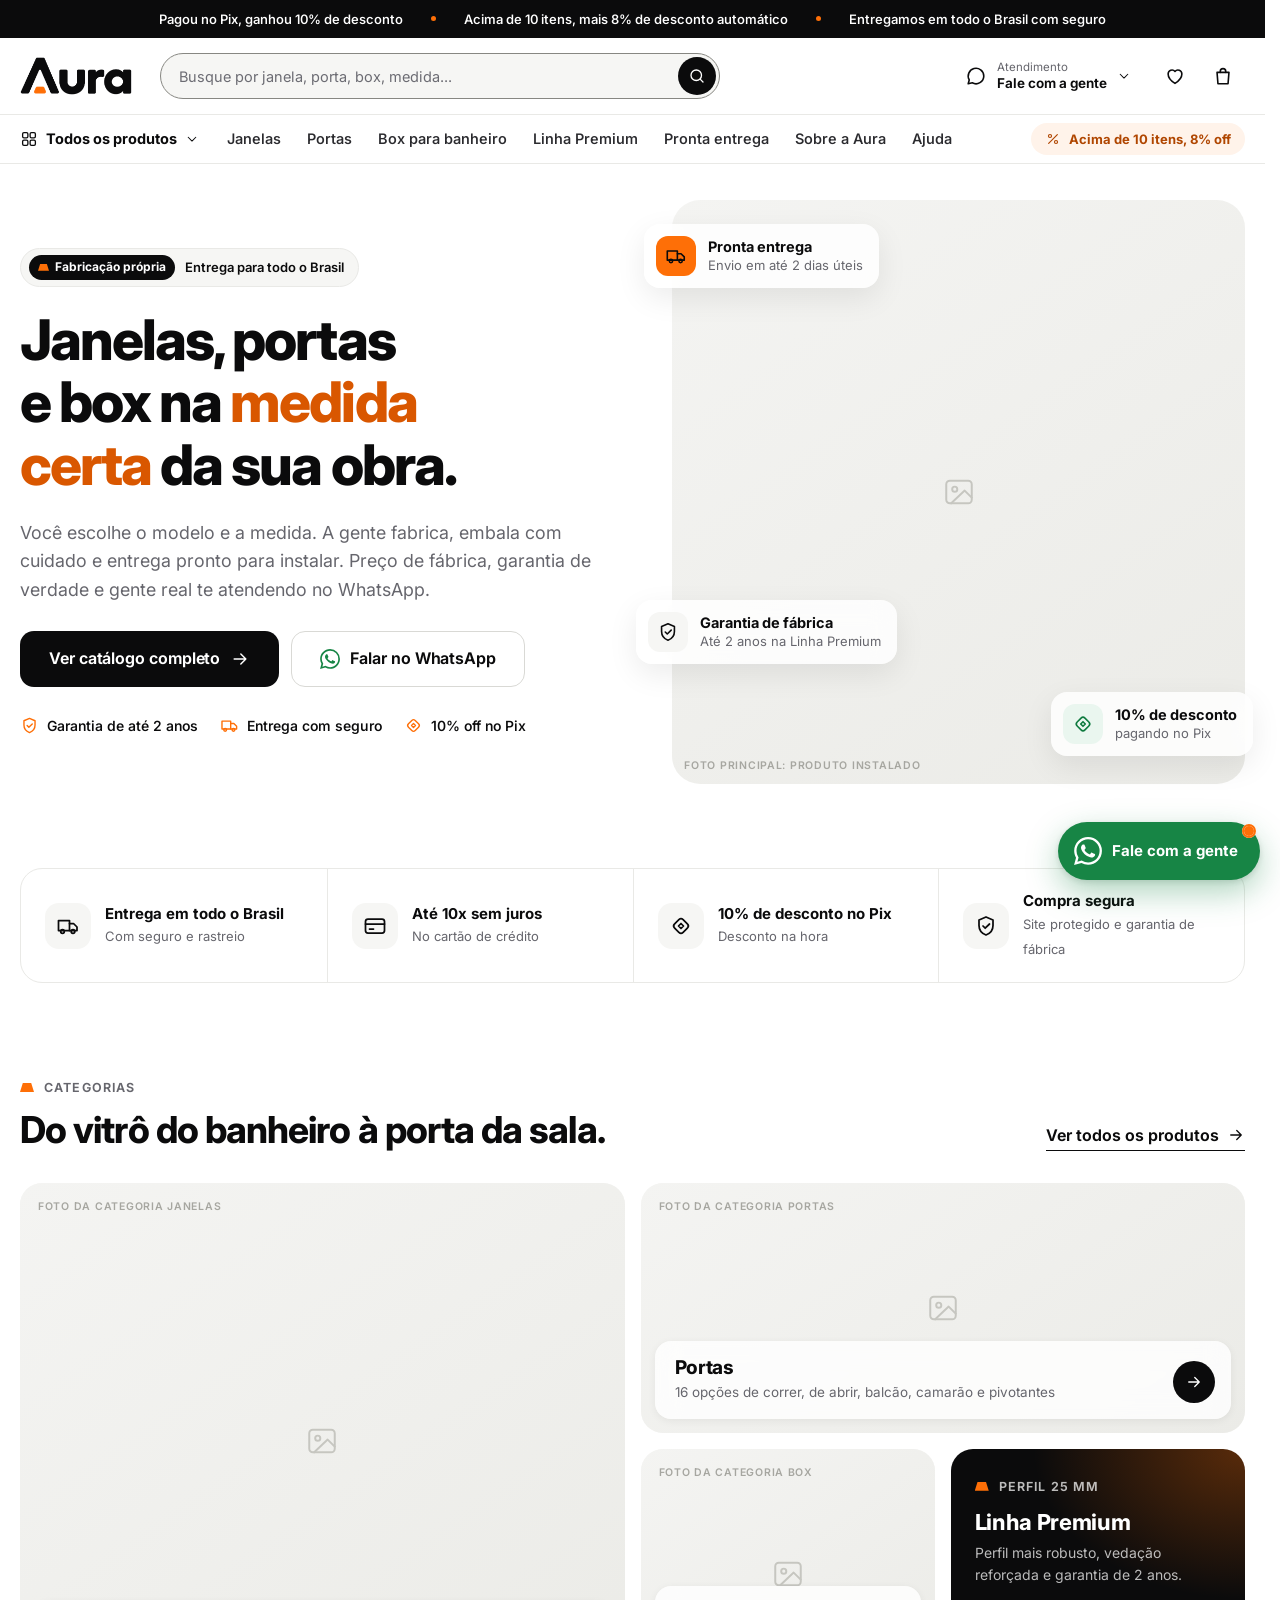
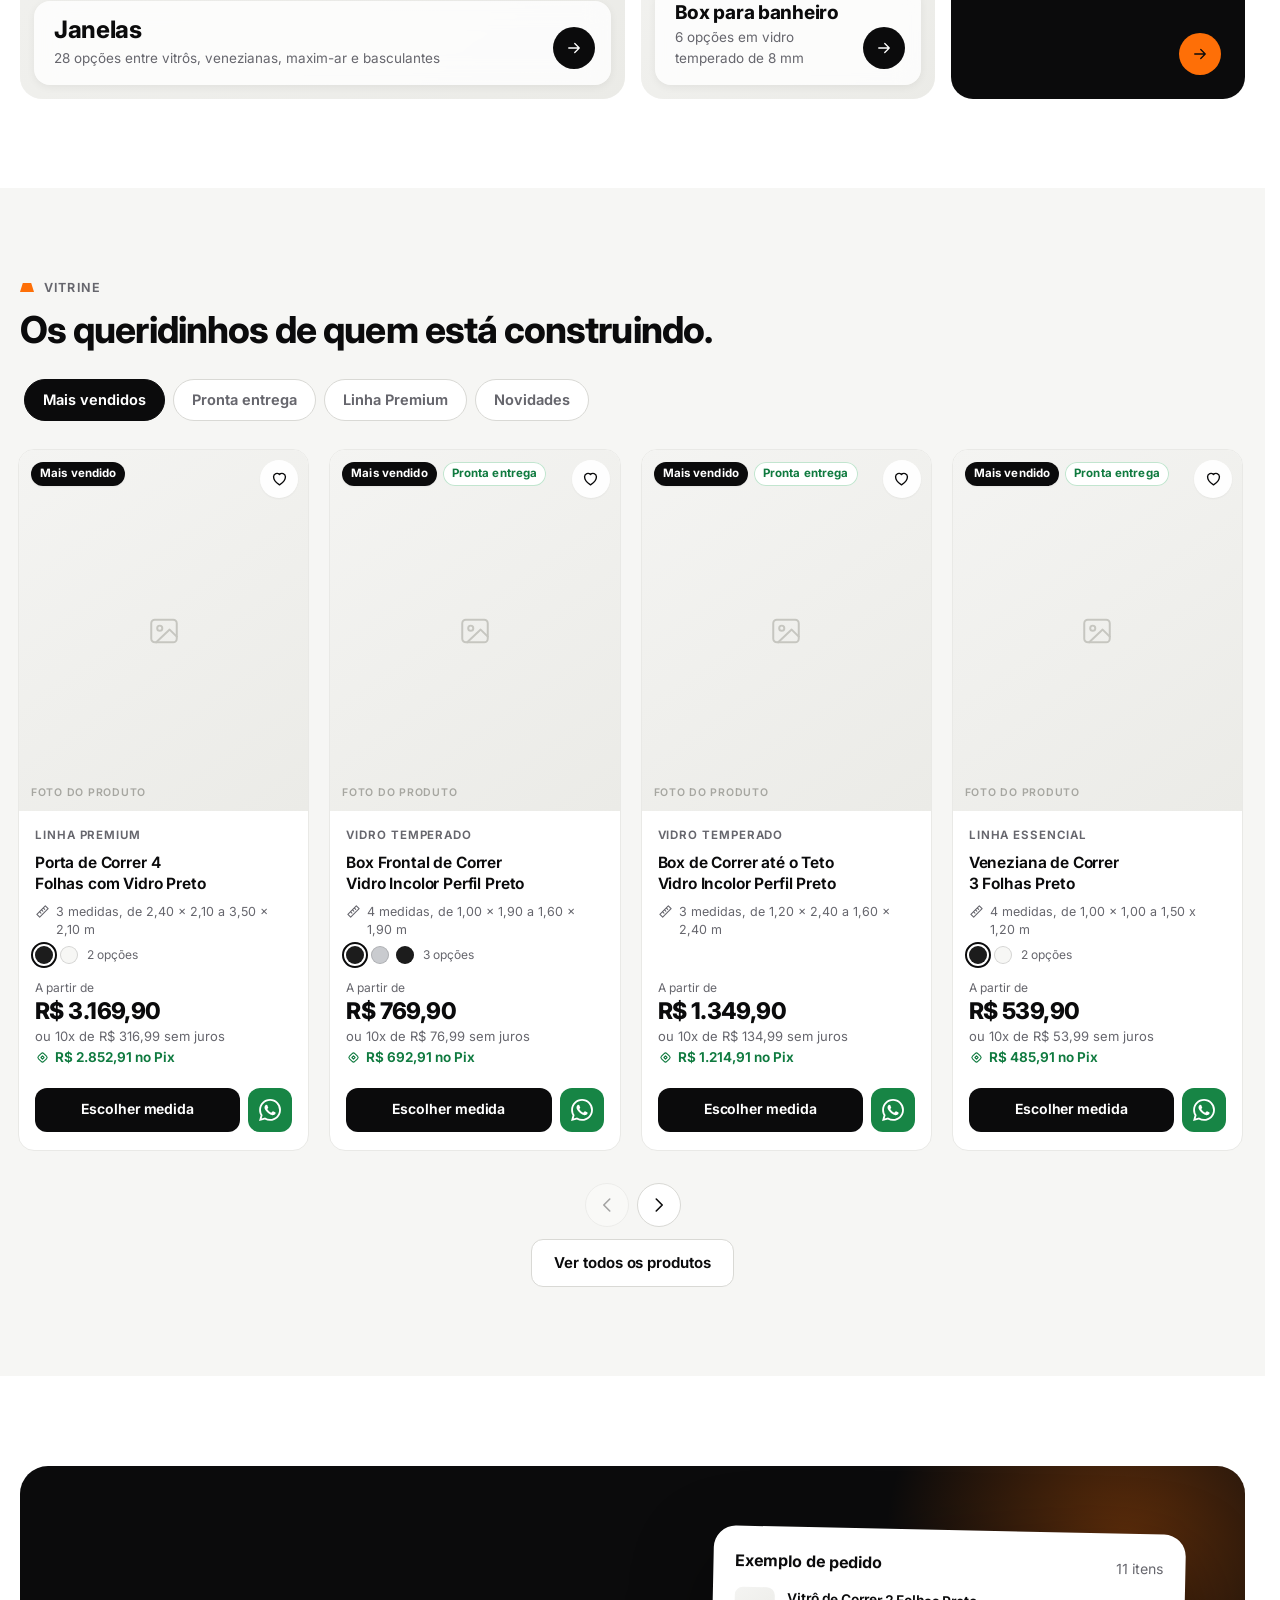
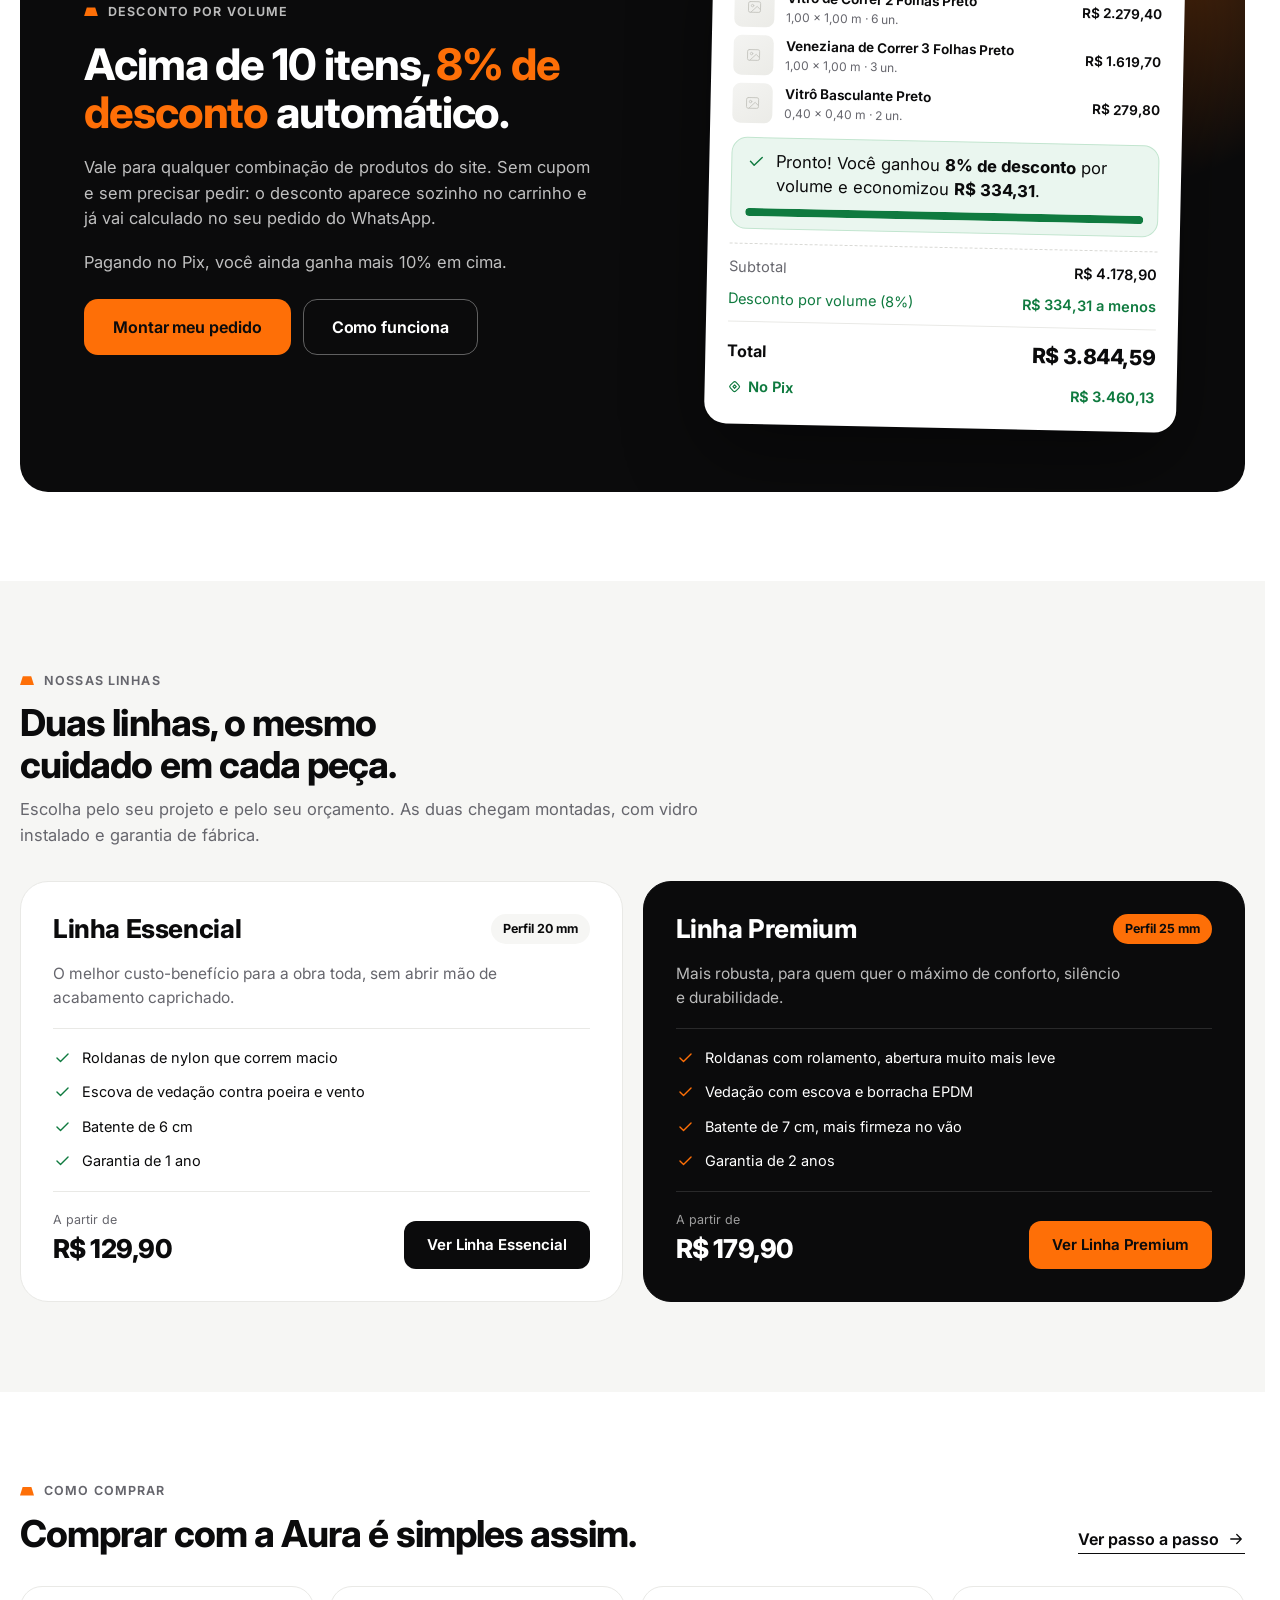
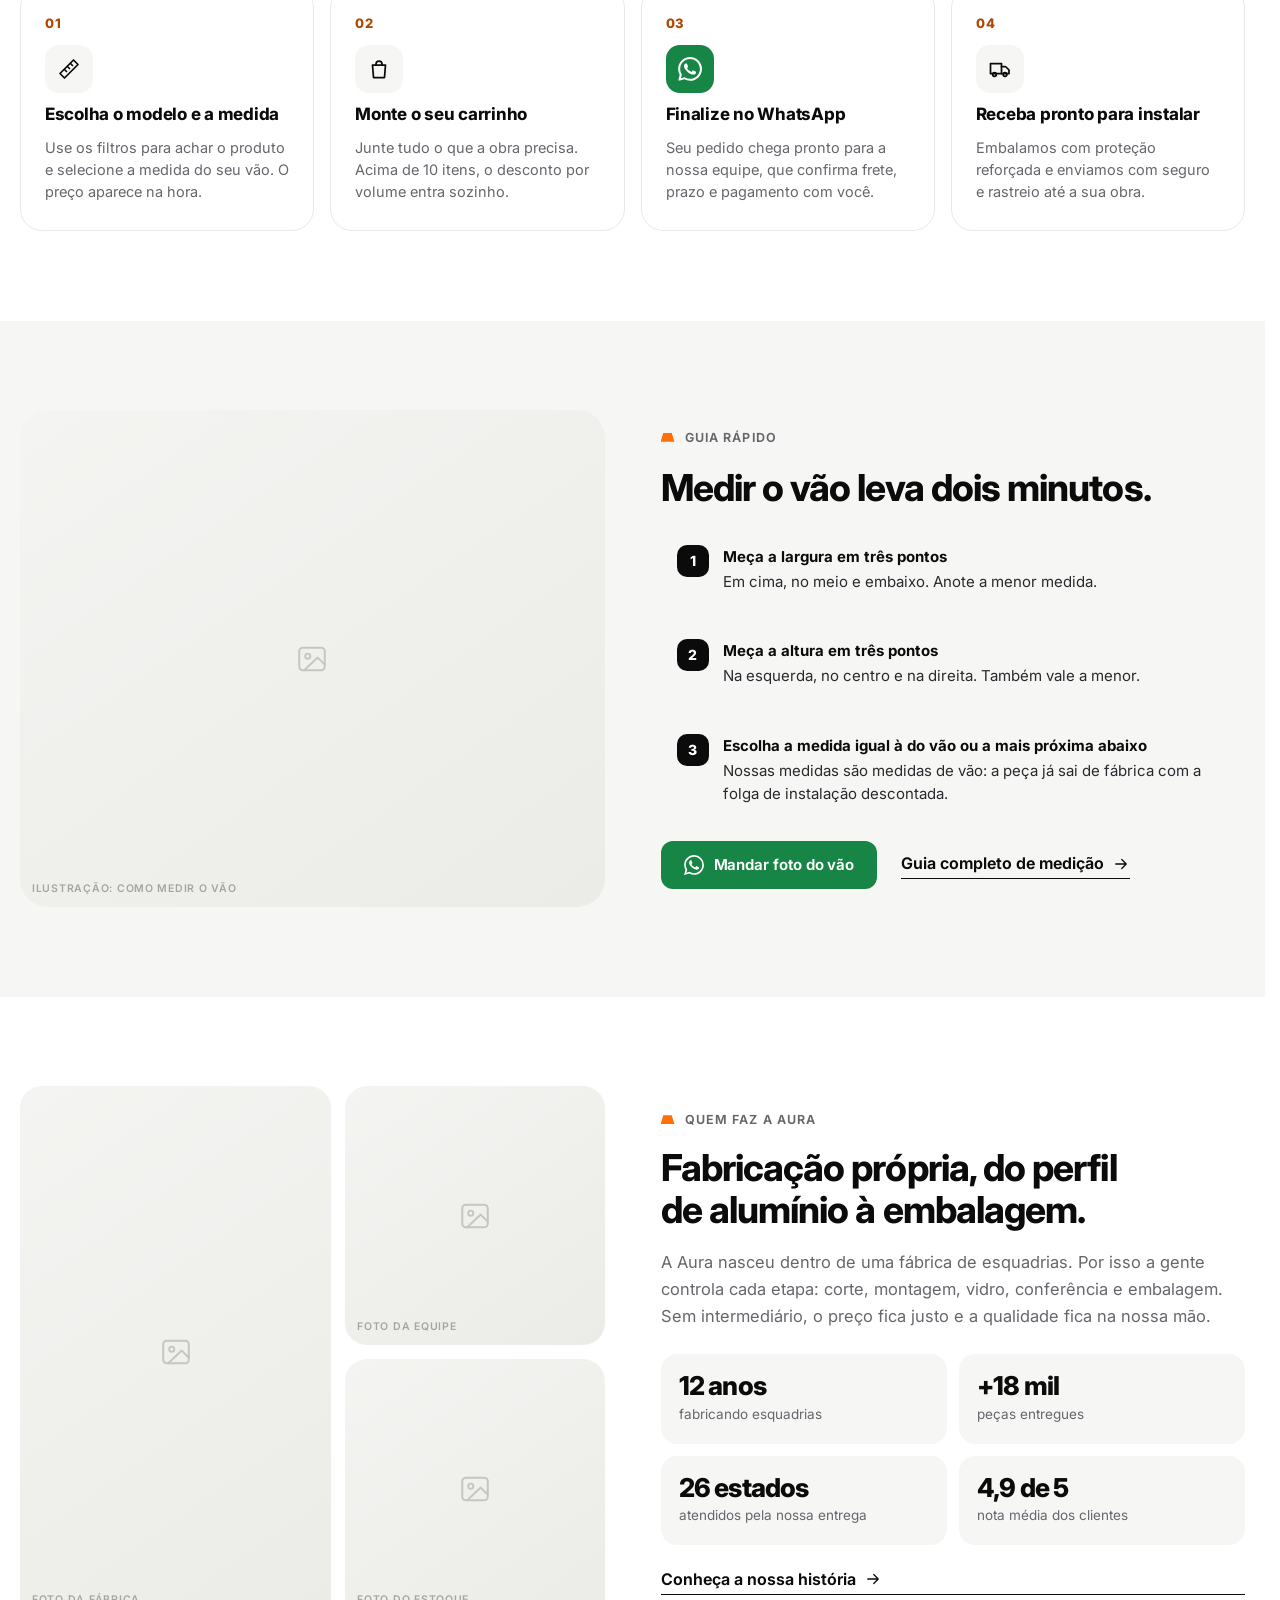
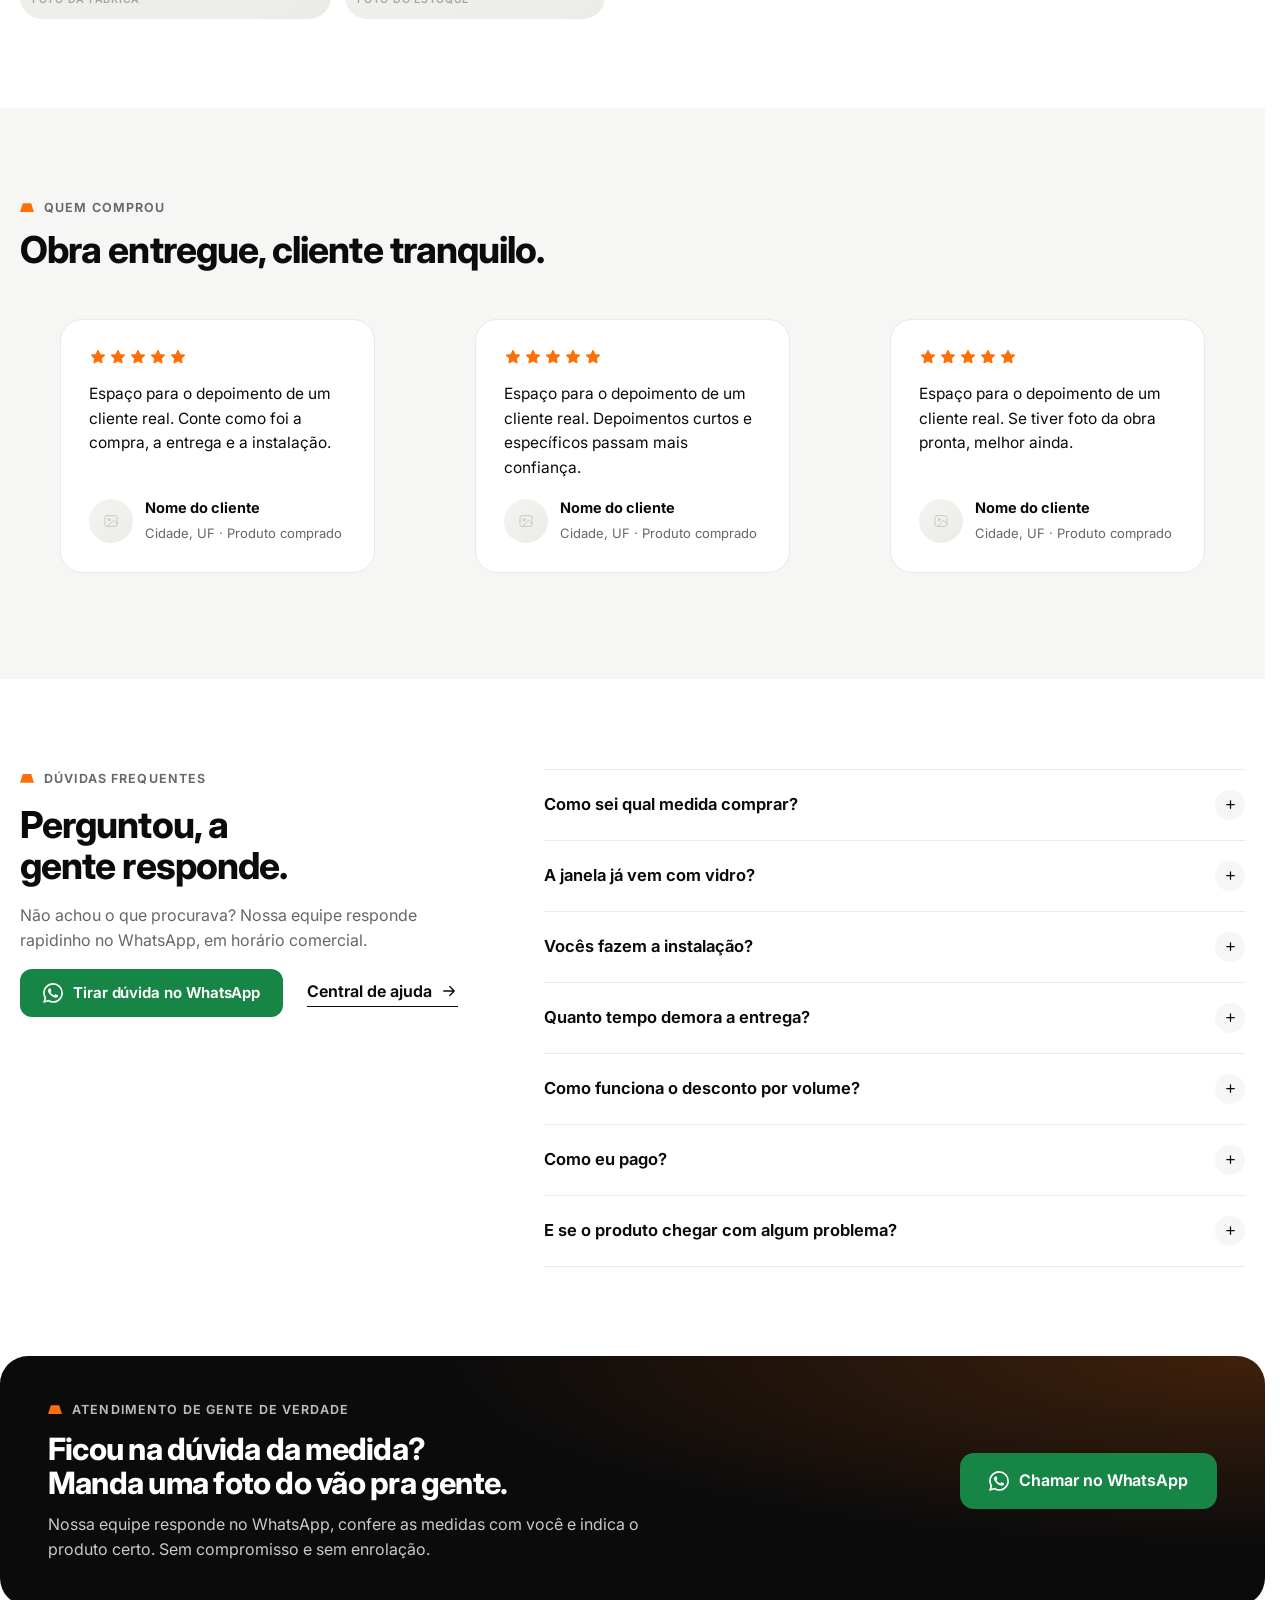
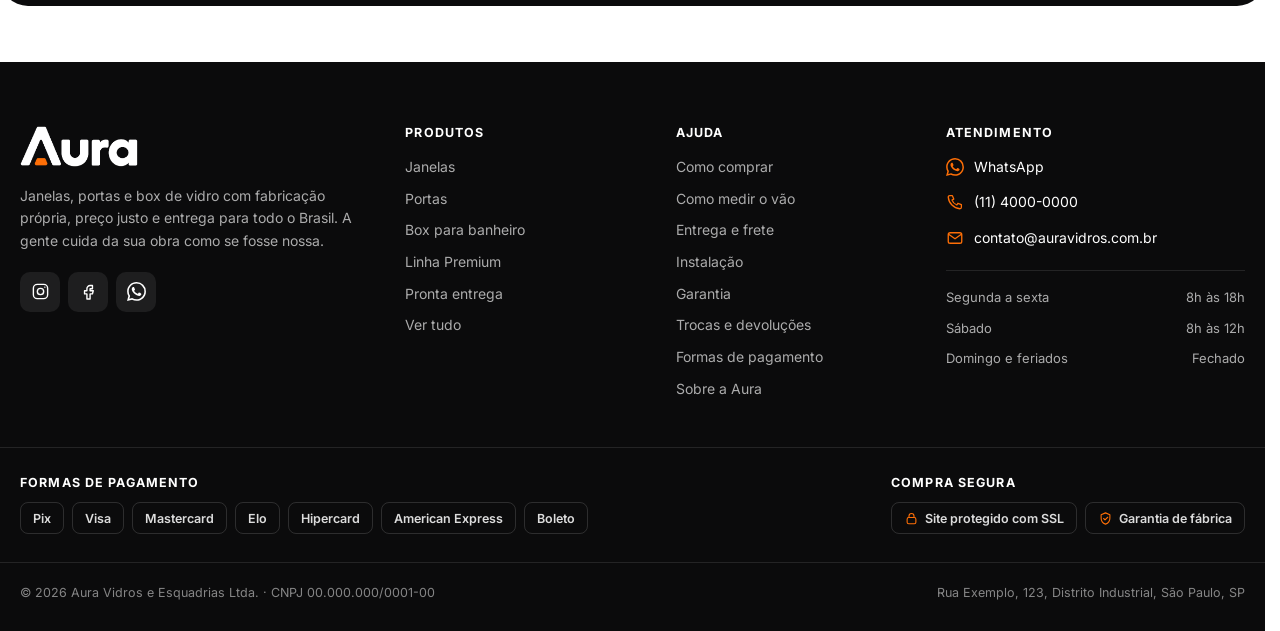
<file: index.html>
<!doctype html>
<html lang="pt-BR">
<head>
  <meta charset="utf-8">
  <meta name="viewport" content="width=device-width, initial-scale=1">
  <title>Aura | Janelas, portas e box de vidro com preço de fábrica</title>
  <meta name="description" content="Janelas e portas de alumínio e box de vidro temperado prontos para instalar. Escolha a medida, pague em até 10x sem juros ou com 10% de desconto no Pix e receba em todo o Brasil.">
  <meta name="theme-color" content="#0b0b0c">
  <link rel="icon" type="image/png" sizes="48x48" href="assets/img/favicon-48.png">
  <link rel="icon" type="image/png" sizes="512x512" href="assets/img/favicon.png">
  <link rel="apple-touch-icon" href="assets/img/apple-touch-icon.png">
  <meta property="og:type" content="website">
  <meta property="og:locale" content="pt_BR">
  <meta property="og:site_name" content="Aura">
  <meta property="og:title" content="Aura | Janelas, portas e box de vidro com preço de fábrica">
  <meta property="og:description" content="Escolha o modelo e a medida, a gente fabrica e entrega pronto para instalar em todo o Brasil.">
  <meta property="og:url" content="https://auravidros.com.br/">
  <meta property="og:image" content="https://auravidros.com.br/assets/img/og-image.jpg">
  <meta property="og:image:width" content="1200">
  <meta property="og:image:height" content="630">
  <meta property="og:image:alt" content="Aura: janelas, portas e box de vidro">
  <meta name="twitter:card" content="summary_large_image">
  <link rel="preconnect" href="https://fonts.googleapis.com">
  <link rel="preconnect" href="https://fonts.gstatic.com" crossorigin>
  <link rel="stylesheet" href="https://fonts.googleapis.com/css2?family=Inter:wght@400..800&display=swap">
  <link rel="stylesheet" href="assets/css/styles.css">
  <script defer src="assets/js/config.js"></script>
  <script defer src="assets/js/produtos.js"></script>
  <script defer src="assets/js/core.js"></script>
  <script defer src="assets/js/ui.js"></script>
  <script defer src="assets/js/paginas/home.js"></script>
</head>
<body data-pagina="home">
  <a class="pular-conteudo" href="#conteudo">Pular para o conteúdo</a>
  <div id="aura-header"></div>

  <main id="conteudo">

    <!-- HERO -->
    <section class="hero">
      <div class="container hero__grid">
        <div class="hero__texto">
          <p class="hero__selo"><b><i class="tz"></i>Fabricação própria</b>Entrega para todo o Brasil</p>
          <h1>Janelas, portas e box na <em>medida certa</em> da sua obra.</h1>
          <p class="hero__lead">Você escolhe o modelo e a medida. A gente fabrica, embala com cuidado e entrega pronto para instalar. Preço de fábrica, garantia de verdade e gente real te atendendo no WhatsApp.</p>
          <div class="hero__ctas">
            <a class="btn btn--dark btn--lg" href="catalogo.html">Ver catálogo completo <svg class="icon" viewBox="0 0 24 24" fill="none" stroke="currentColor" stroke-width="1.75" stroke-linecap="round" stroke-linejoin="round" aria-hidden="true"><path d="M5 12h14M13 6l6 6-6 6"/></svg></a>
            <a class="btn btn--outline btn--lg" data-whats-link="Oi! Vim pelo site e quero ajuda para escolher minhas esquadrias." href="#" target="_blank" rel="noopener"><span data-icone="whatsapp" class="hero__wa"></span>Falar no WhatsApp</a>
          </div>
          <ul class="hero__confianca">
            <li data-icone="shield" data-preencher>Garantia de até {garantiaPremium}</li>
            <li data-icone="truck">Entrega com seguro</li>
            <li data-icone="pix" data-preencher>{pix}% off no Pix</li>
          </ul>
        </div>
        <div class="hero__visual">
          <div data-mockup="Foto principal: produto instalado" data-ratio="1/1.02"></div>
          <div class="hero__flutuante hero__flutuante--a" data-icone="truck"><span data-preencher><strong>Pronta entrega</strong>Envio em {prazoProntaEntrega}</span></div>
          <div class="hero__flutuante hero__flutuante--c" data-icone="shield"><span data-preencher><strong>Garantia de fábrica</strong>Até {garantiaPremium} na Linha Premium</span></div>
          <div class="hero__flutuante hero__flutuante--b" data-icone="pix"><span><strong data-preencher>{pix}% de desconto</strong>pagando no Pix</span></div>
        </div>
      </div>
    </section>

    <!-- BENEFÍCIOS -->
    <section class="secao--compacta" aria-label="Por que comprar na Aura">
      <div class="container">
        <ul class="beneficios">
          <li class="beneficio" data-icone="truck"><div><strong>Entrega em todo o Brasil</strong><span>Com seguro e rastreio</span></div></li>
          <li class="beneficio" data-icone="card"><div><strong data-preencher>Até {parcelas}x sem juros</strong><span>No cartão de crédito</span></div></li>
          <li class="beneficio" data-icone="pix"><div><strong data-preencher>{pix}% de desconto no Pix</strong><span>Desconto na hora</span></div></li>
          <li class="beneficio" data-icone="shield"><div><strong>Compra segura</strong><span>Site protegido e garantia de fábrica</span></div></li>
        </ul>
      </div>
    </section>

    <!-- CATEGORIAS -->
    <section class="secao" aria-labelledby="titulo-categorias">
      <div class="container">
        <div class="secao__cabeca">
          <div>
            <span class="eyebrow"><i class="tz"></i>Categorias</span>
            <h2 id="titulo-categorias">Do vitrô do banheiro à porta da sala.</h2>
          </div>
          <a class="link-seta" href="catalogo.html">Ver todos os produtos <span data-icone="arrow"></span></a>
        </div>
        <div class="bento">
          <a class="bento__item bento__item--grande" href="catalogo.html?categoria=janelas" data-revelar>
            <div data-mockup="Foto da categoria Janelas" data-ratio="auto"></div>
            <div class="bento__conteudo">
              <div><h3>Janelas</h3><p><span data-contar="janelas"></span> entre vitrôs, venezianas, maxim-ar e basculantes</p></div>
              <span class="bento__seta" data-icone="arrow"></span>
            </div>
          </a>
          <a class="bento__item bento__item--largo" href="catalogo.html?categoria=portas" data-revelar>
            <div data-mockup="Foto da categoria Portas" data-ratio="auto"></div>
            <div class="bento__conteudo">
              <div><h3>Portas</h3><p><span data-contar="portas"></span> de correr, de abrir, balcão, camarão e pivotantes</p></div>
              <span class="bento__seta" data-icone="arrow"></span>
            </div>
          </a>
          <a class="bento__item" href="catalogo.html?categoria=box-para-banheiro" data-revelar>
            <div data-mockup="Foto da categoria Box" data-ratio="auto"></div>
            <div class="bento__conteudo">
              <div><h3>Box para banheiro</h3><p><span data-contar="box-para-banheiro"></span> em vidro temperado de 8 mm</p></div>
              <span class="bento__seta" data-icone="arrow"></span>
            </div>
          </a>
          <a class="bento__item bento__item--escuro" href="catalogo.html?linha=premium" data-revelar>
            <div>
              <span class="eyebrow eyebrow--claro"><i class="tz"></i>Perfil 25 mm</span>
              <h3 style="margin-top:12px">Linha Premium</h3>
              <p data-preencher>Perfil mais robusto, vedação reforçada e garantia de {garantiaPremium}.</p>
            </div>
            <span class="bento__seta" data-icone="arrow"></span>
          </a>
        </div>
      </div>
    </section>

    <!-- VITRINE -->
    <section class="secao secao--cinza" aria-labelledby="titulo-vitrine">
      <div class="container">
        <div class="vitrine__topo">
          <div>
            <span class="eyebrow"><i class="tz"></i>Vitrine</span>
            <h2 id="titulo-vitrine">Os queridinhos de quem está construindo.</h2>
          </div>
          <div class="vitrine__controles">
            <div class="abas abas--pill" role="tablist" aria-label="Vitrine de produtos" data-vitrine-abas>
              <button class="aba" role="tab" type="button" aria-selected="true" data-vitrine="mais-vendidos" id="aba-mais-vendidos" aria-controls="painel-vitrine">Mais vendidos</button>
              <button class="aba" role="tab" type="button" aria-selected="false" data-vitrine="pronta-entrega" id="aba-pronta-entrega" aria-controls="painel-vitrine" tabindex="-1">Pronta entrega</button>
              <button class="aba" role="tab" type="button" aria-selected="false" data-vitrine="premium" id="aba-premium" aria-controls="painel-vitrine" tabindex="-1">Linha Premium</button>
              <button class="aba" role="tab" type="button" aria-selected="false" data-vitrine="novidades" id="aba-novidades" aria-controls="painel-vitrine" tabindex="-1">Novidades</button>
            </div>
          </div>
        </div>
        <div class="carrossel" data-carrossel>
          <div class="carrossel__trilho" id="painel-vitrine" role="tabpanel" aria-labelledby="aba-mais-vendidos" data-vitrine-trilho></div>
          <div class="vitrine__rodape">
            <div class="carrossel__setas">
              <button type="button" class="carrossel__seta" data-carrossel-ant aria-label="Produtos anteriores"><span data-icone="left"></span></button>
              <button type="button" class="carrossel__seta" data-carrossel-prox aria-label="Próximos produtos"><span data-icone="right"></span></button>
            </div>
          </div>
        </div>
        <div class="vitrine__rodape"><a class="btn btn--outline" href="catalogo.html" data-vitrine-link>Ver todos os produtos</a></div>
      </div>
    </section>

    <!-- DESCONTO POR VOLUME -->
    <section class="secao" aria-labelledby="titulo-volume" data-secao-volume>
      <div class="container">
        <div class="banner-volume">
          <div class="banner-volume__texto">
            <span class="eyebrow eyebrow--claro"><i class="tz"></i>Desconto por volume</span>
            <h2 id="titulo-volume" data-preencher>Acima de {volumeAcimaDe} itens, <em>{volumePercentual}% de desconto</em> automático.</h2>
            <p>Vale para qualquer combinação de produtos do site. Sem cupom e sem precisar pedir: o desconto aparece sozinho no carrinho e já vai calculado no seu pedido do WhatsApp.</p>
            <p data-preencher>Pagando no Pix, você ainda ganha mais {pix}% em cima.</p>
            <div class="banner-volume__ctas">
              <a class="btn btn--accent btn--lg" href="catalogo.html">Montar meu pedido</a>
              <a class="btn btn--contorno-claro btn--lg" href="ajuda.html#desconto-por-volume">Como funciona</a>
            </div>
          </div>
          <div class="banner-volume__demo" data-volume-demo aria-hidden="true"></div>
        </div>
      </div>
    </section>

    <!-- LINHAS -->
    <section class="secao secao--cinza" aria-labelledby="titulo-linhas">
      <div class="container">
        <div class="secao__cabeca">
          <div>
            <span class="eyebrow"><i class="tz"></i>Nossas linhas</span>
            <h2 id="titulo-linhas">Duas linhas, o mesmo cuidado em cada peça.</h2>
            <p>Escolha pelo seu projeto e pelo seu orçamento. As duas chegam montadas, com vidro instalado e garantia de fábrica.</p>
          </div>
        </div>
        <div class="linhas-comp">
          <article class="linha-card" data-revelar>
            <div class="linha-card__topo"><h3>Linha Essencial</h3><span class="linha-card__perfil">Perfil 20 mm</span></div>
            <p class="linha-card__resumo">O melhor custo-benefício para a obra toda, sem abrir mão de acabamento caprichado.</p>
            <ul>
              <li data-icone="check">Roldanas de nylon que correm macio</li>
              <li data-icone="check">Escova de vedação contra poeira e vento</li>
              <li data-icone="check">Batente de 6 cm</li>
              <li data-icone="check" data-preencher>Garantia de {garantiaEssencial}</li>
            </ul>
            <div class="linha-card__rodape">
              <div class="linha-card__preco"><small>A partir de</small><strong data-preco-linha="essencial"></strong></div>
              <a class="btn btn--dark" href="catalogo.html?linha=essencial">Ver Linha Essencial</a>
            </div>
          </article>
          <article class="linha-card linha-card--premium" data-revelar>
            <div class="linha-card__topo"><h3>Linha Premium</h3><span class="linha-card__perfil">Perfil 25 mm</span></div>
            <p class="linha-card__resumo">Mais robusta, para quem quer o máximo de conforto, silêncio e durabilidade.</p>
            <ul>
              <li data-icone="check">Roldanas com rolamento, abertura muito mais leve</li>
              <li data-icone="check">Vedação com escova e borracha EPDM</li>
              <li data-icone="check">Batente de 7 cm, mais firmeza no vão</li>
              <li data-icone="check" data-preencher>Garantia de {garantiaPremium}</li>
            </ul>
            <div class="linha-card__rodape">
              <div class="linha-card__preco"><small>A partir de</small><strong data-preco-linha="premium"></strong></div>
              <a class="btn btn--accent" href="catalogo.html?linha=premium">Ver Linha Premium</a>
            </div>
          </article>
        </div>
      </div>
    </section>

    <!-- COMO COMPRAR -->
    <section class="secao" aria-labelledby="titulo-passos">
      <div class="container">
        <div class="secao__cabeca">
          <div>
            <span class="eyebrow"><i class="tz"></i>Como comprar</span>
            <h2 id="titulo-passos">Comprar com a Aura é simples assim.</h2>
          </div>
          <a class="link-seta" href="ajuda.html#como-comprar">Ver passo a passo <span data-icone="arrow"></span></a>
        </div>
        <ol class="passos">
          <li class="passo" data-revelar><span class="passo__num">01</span><span data-icone="ruler"></span><h3>Escolha o modelo e a medida</h3><p>Use os filtros para achar o produto e selecione a medida do seu vão. O preço aparece na hora.</p></li>
          <li class="passo" data-revelar><span class="passo__num">02</span><span data-icone="bag"></span><h3>Monte o seu carrinho</h3><p data-preencher>Junte tudo o que a obra precisa. Acima de {volumeAcimaDe} itens, o desconto por volume entra sozinho.</p></li>
          <li class="passo passo--wa" data-revelar><span class="passo__num">03</span><span data-icone="whatsapp"></span><h3>Finalize no WhatsApp</h3><p>Seu pedido chega pronto para a nossa equipe, que confirma frete, prazo e pagamento com você.</p></li>
          <li class="passo" data-revelar><span class="passo__num">04</span><span data-icone="truck"></span><h3>Receba pronto para instalar</h3><p>Embalamos com proteção reforçada e enviamos com seguro e rastreio até a sua obra.</p></li>
        </ol>
      </div>
    </section>

    <!-- COMO MEDIR -->
    <section class="secao secao--cinza" aria-labelledby="titulo-medir">
      <div class="container medir">
        <div class="medir__visual" data-revelar><div data-mockup="Ilustração: como medir o vão" data-ratio="4/3.4"></div></div>
        <div class="medir__texto">
          <span class="eyebrow"><i class="tz"></i>Guia rápido</span>
          <h2 id="titulo-medir">Medir o vão leva dois minutos.</h2>
          <ol class="medir__lista">
            <li><strong>Meça a largura em três pontos</strong>Em cima, no meio e embaixo. Anote a menor medida.</li>
            <li><strong>Meça a altura em três pontos</strong>Na esquerda, no centro e na direita. Também vale a menor.</li>
            <li><strong>Escolha a medida igual à do vão ou a mais próxima abaixo</strong>Nossas medidas são medidas de vão: a peça já sai de fábrica com a folga de instalação descontada.</li>
          </ol>
          <div class="medir__ctas">
            <a class="btn btn--wa" data-whats-link="Oi! Quero ajuda para conferir a medida. Posso mandar uma foto do vão?" href="#" target="_blank" rel="noopener"><span data-icone="whatsapp"></span>Mandar foto do vão</a>
            <a class="link-seta" href="ajuda.html#como-medir">Guia completo de medição <span data-icone="arrow"></span></a>
          </div>
        </div>
      </div>
    </section>

    <!-- SOBRE -->
    <section class="secao" aria-labelledby="titulo-sobre">
      <div class="container sobre-teaser">
        <div class="sobre-teaser__fotos" data-revelar>
          <div data-mockup="Foto da fábrica" data-ratio="4/5.6"></div>
          <div data-mockup="Foto da equipe" data-ratio="1/1"></div>
          <div data-mockup="Foto do estoque" data-ratio="1/1"></div>
        </div>
        <div class="sobre-teaser__texto">
          <span class="eyebrow"><i class="tz"></i>Quem faz a Aura</span>
          <h2 id="titulo-sobre">Fabricação própria, do perfil de alumínio à embalagem.</h2>
          <p>A Aura nasceu dentro de uma fábrica de esquadrias. Por isso a gente controla cada etapa: corte, montagem, vidro, conferência e embalagem. Sem intermediário, o preço fica justo e a qualidade fica na nossa mão.</p>
          <div class="numeros" data-numeros></div>
          <a class="link-seta" href="sobre.html">Conheça a nossa história <span data-icone="arrow"></span></a>
        </div>
      </div>
    </section>

    <!-- DEPOIMENTOS -->
    <section class="secao secao--cinza" aria-labelledby="titulo-depoimentos">
      <div class="container">
        <div class="secao__cabeca">
          <div>
            <span class="eyebrow"><i class="tz"></i>Quem comprou</span>
            <h2 id="titulo-depoimentos">Obra entregue, cliente tranquilo.</h2>
          </div>
        </div>
        <div class="depoimentos" data-depoimentos></div>
      </div>
    </section>

    <!-- FAQ -->
    <section class="secao" aria-labelledby="titulo-faq">
      <div class="container faq">
        <div class="faq__intro">
          <span class="eyebrow"><i class="tz"></i>Dúvidas frequentes</span>
          <h2 id="titulo-faq">Perguntou, a gente responde.</h2>
          <p>Não achou o que procurava? Nossa equipe responde rapidinho no WhatsApp, em horário comercial.</p>
          <div style="display:flex;flex-wrap:wrap;gap:12px 24px;align-items:center">
            <a class="btn btn--wa" data-whats-link="Oi! Estou com uma dúvida antes de comprar." href="#" target="_blank" rel="noopener"><span data-icone="whatsapp"></span>Tirar dúvida no WhatsApp</a>
            <a class="link-seta" href="ajuda.html">Central de ajuda <span data-icone="arrow"></span></a>
          </div>
        </div>
        <div class="acordeao">
          <details>
            <summary>Como sei qual medida comprar?</summary>
            <div class="acordeao__conteudo"><p data-preencher>Meça a largura e a altura do vão em três pontos e use a menor medida. {regraMedida}</p><p>Ficou na dúvida? Manda uma foto do vão com a trena no WhatsApp que a gente confere com você.</p></div>
          </details>
          <details>
            <summary>A janela já vem com vidro?</summary>
            <div class="acordeao__conteudo"><p>Sim. Janelas e portas com vidro chegam montadas, com o vidro já instalado, vedação e acessórios no lugar. É só fixar no vão. As portas de lambri e as ripadas não levam vidro e chegam com a fechadura instalada. O box chega em kit completo, com vidros temperados de 8 mm já lapidados.</p></div>
          </details>
          <details>
            <summary>Vocês fazem a instalação?</summary>
            <div class="acordeao__conteudo"><p>A instalação não está inclusa no preço, mas as peças chegam prontas para qualquer serralheiro, pedreiro ou instalador de confiança. Cada produto vem com guia de instalação e o nosso time tira dúvidas pelo WhatsApp durante a obra.</p></div>
          </details>
          <details>
            <summary>Quanto tempo demora a entrega?</summary>
            <div class="acordeao__conteudo"><p data-preencher>Produtos de pronta entrega saem em {prazoProntaEntrega}. O prazo do transporte depende da sua região e aparece quando você informa o CEP. Itens sob encomenda levam {prazoSobEncomenda}.</p></div>
          </details>
          <details>
            <summary>Como funciona o desconto por volume?</summary>
            <div class="acordeao__conteudo"><p data-preencher>Acima de {volumeAcimaDe} itens no carrinho, você ganha {volumePercentual}% de desconto em todo o pedido. Vale para qualquer combinação de produtos e entra automaticamente, sem cupom. Pagando no Pix, ainda ganha mais {pix}% em cima.</p></div>
          </details>
          <details>
            <summary>Como eu pago?</summary>
            <div class="acordeao__conteudo"><p data-preencher>Você finaliza o pedido pelo WhatsApp e escolhe como pagar: Pix com {pix}% de desconto, cartão de crédito em até {parcelas}x sem juros ou boleto bancário. Nossa equipe envia o link ou os dados de pagamento com segurança.</p></div>
          </details>
          <details>
            <summary>E se o produto chegar com algum problema?</summary>
            <div class="acordeao__conteudo"><p>Confira a embalagem na hora da entrega e anote qualquer dano no comprovante da transportadora. Se encontrar avaria, fotografe e fale com a gente o quanto antes. A gente resolve com troca ou reparo, sem burocracia. Todos os produtos têm garantia de fábrica.</p></div>
          </details>
        </div>
      </div>
    </section>

  </main>

  <div id="aura-footer"></div>
</body>
</html>
</file>
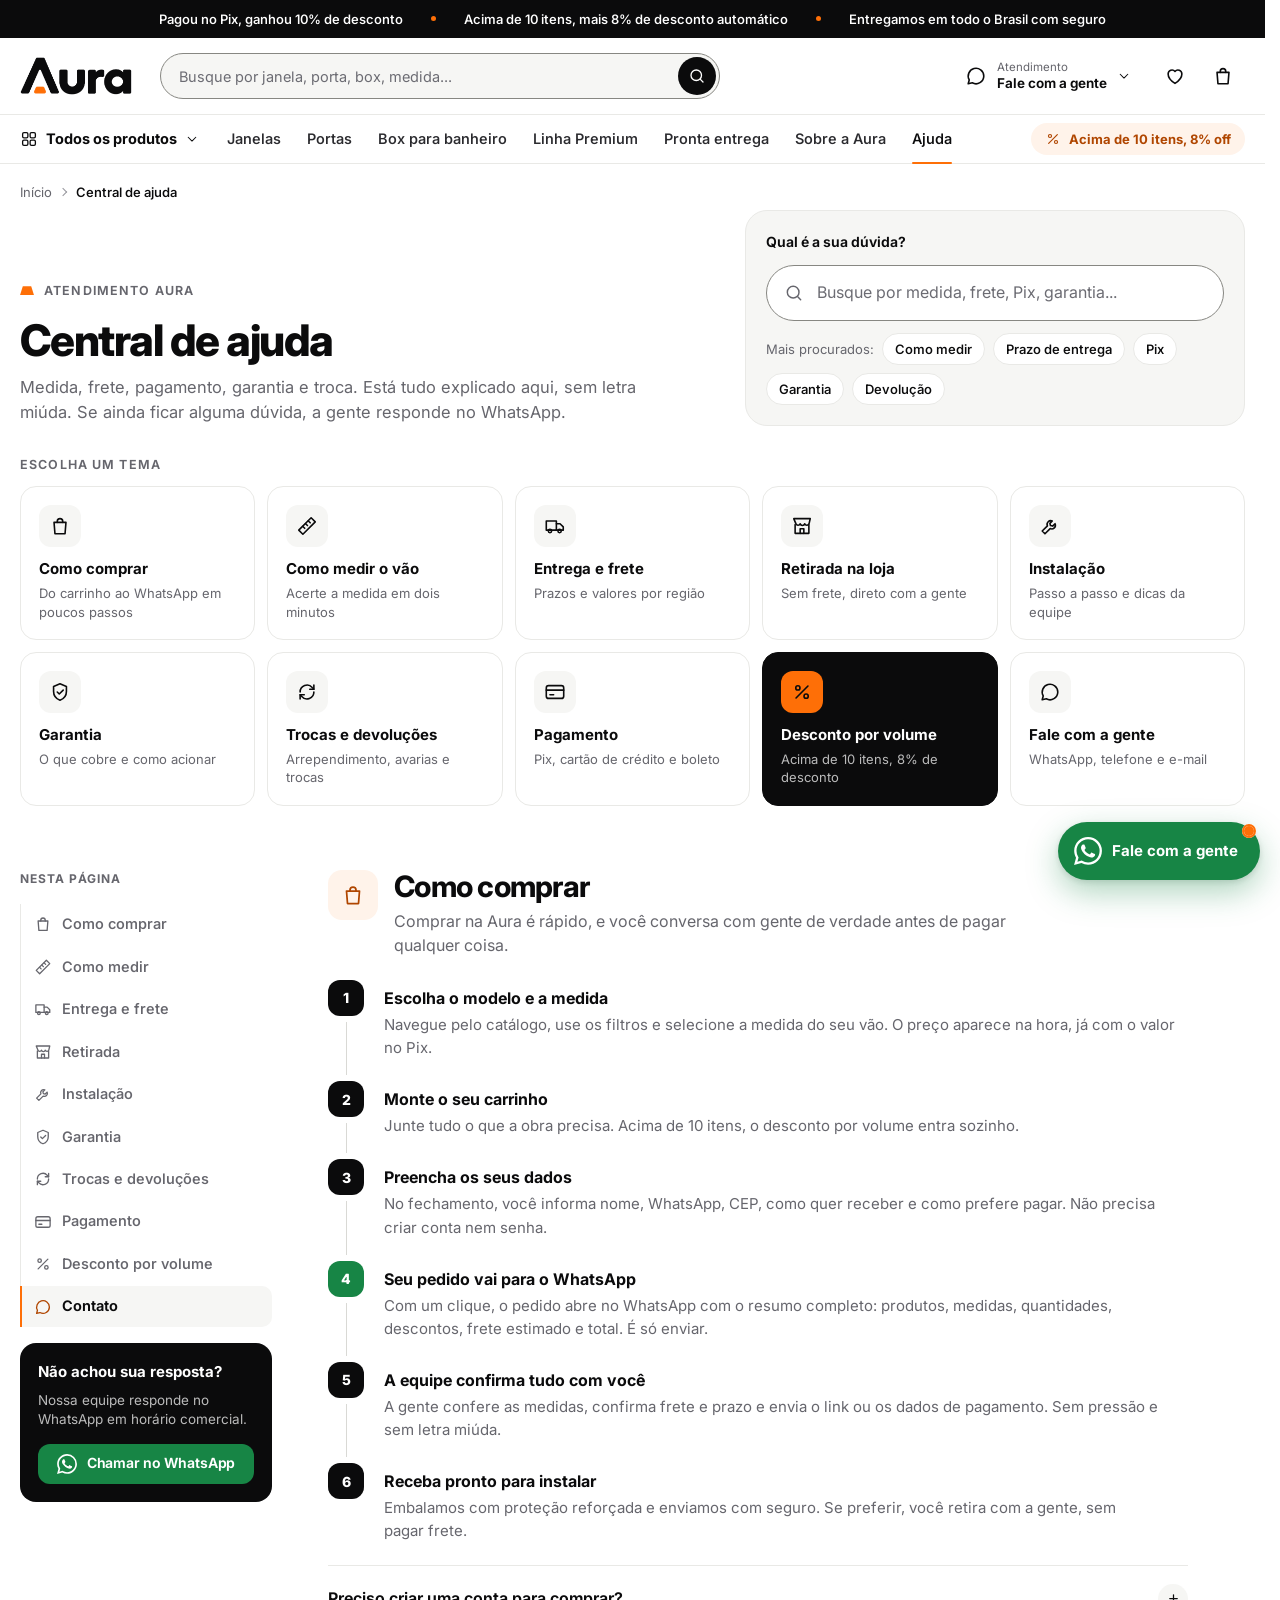
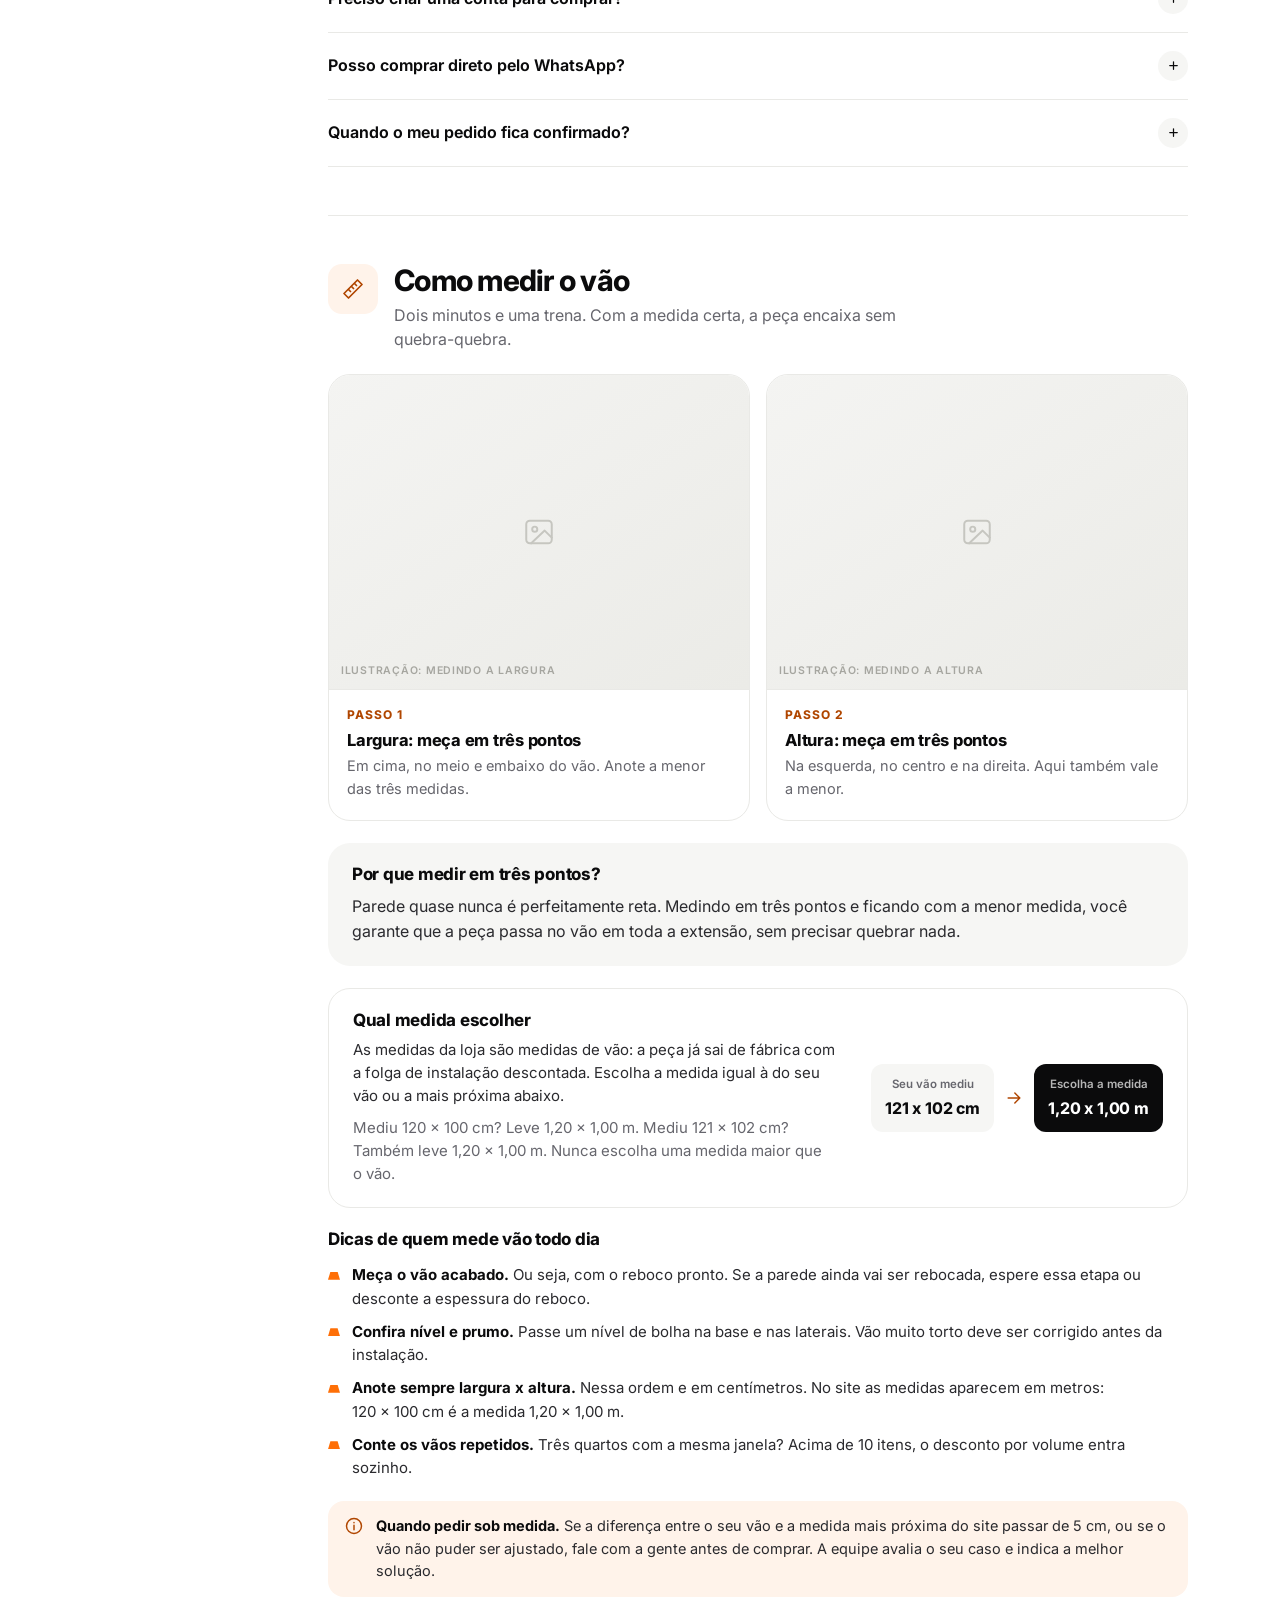
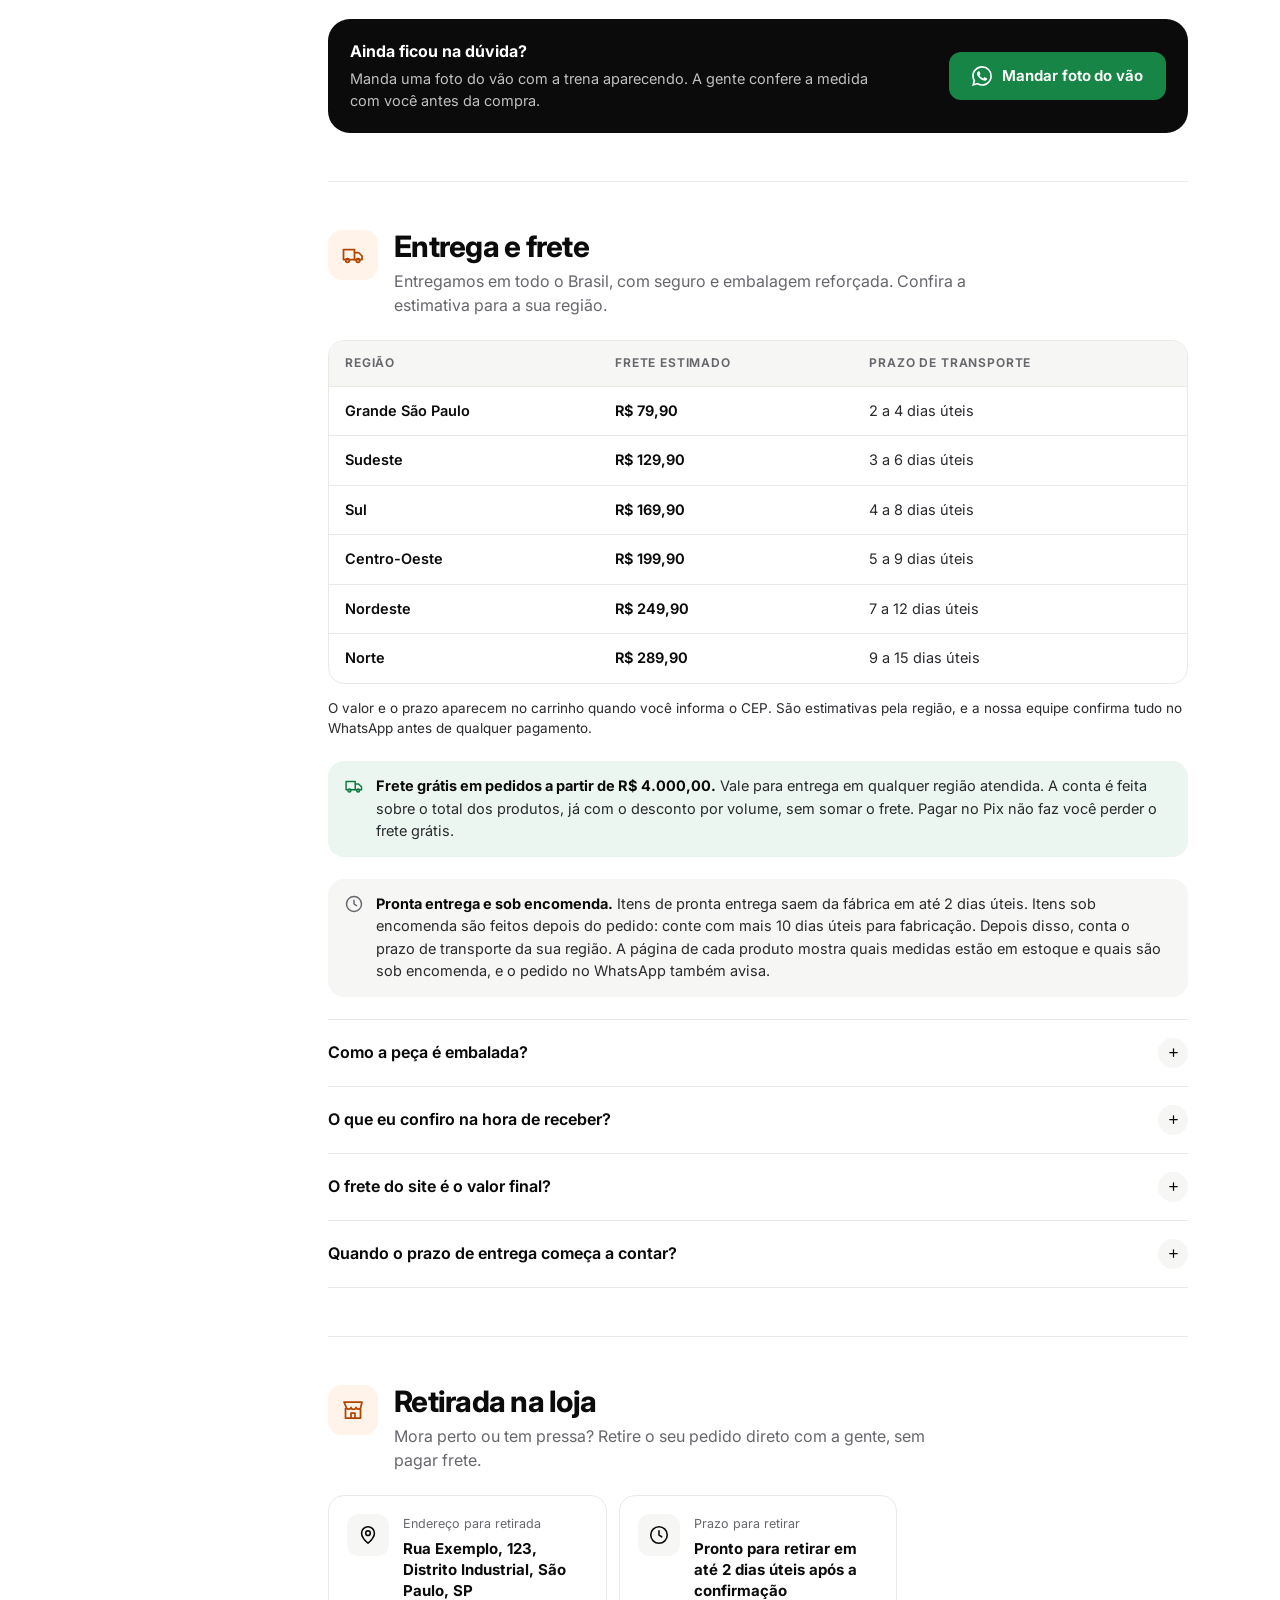
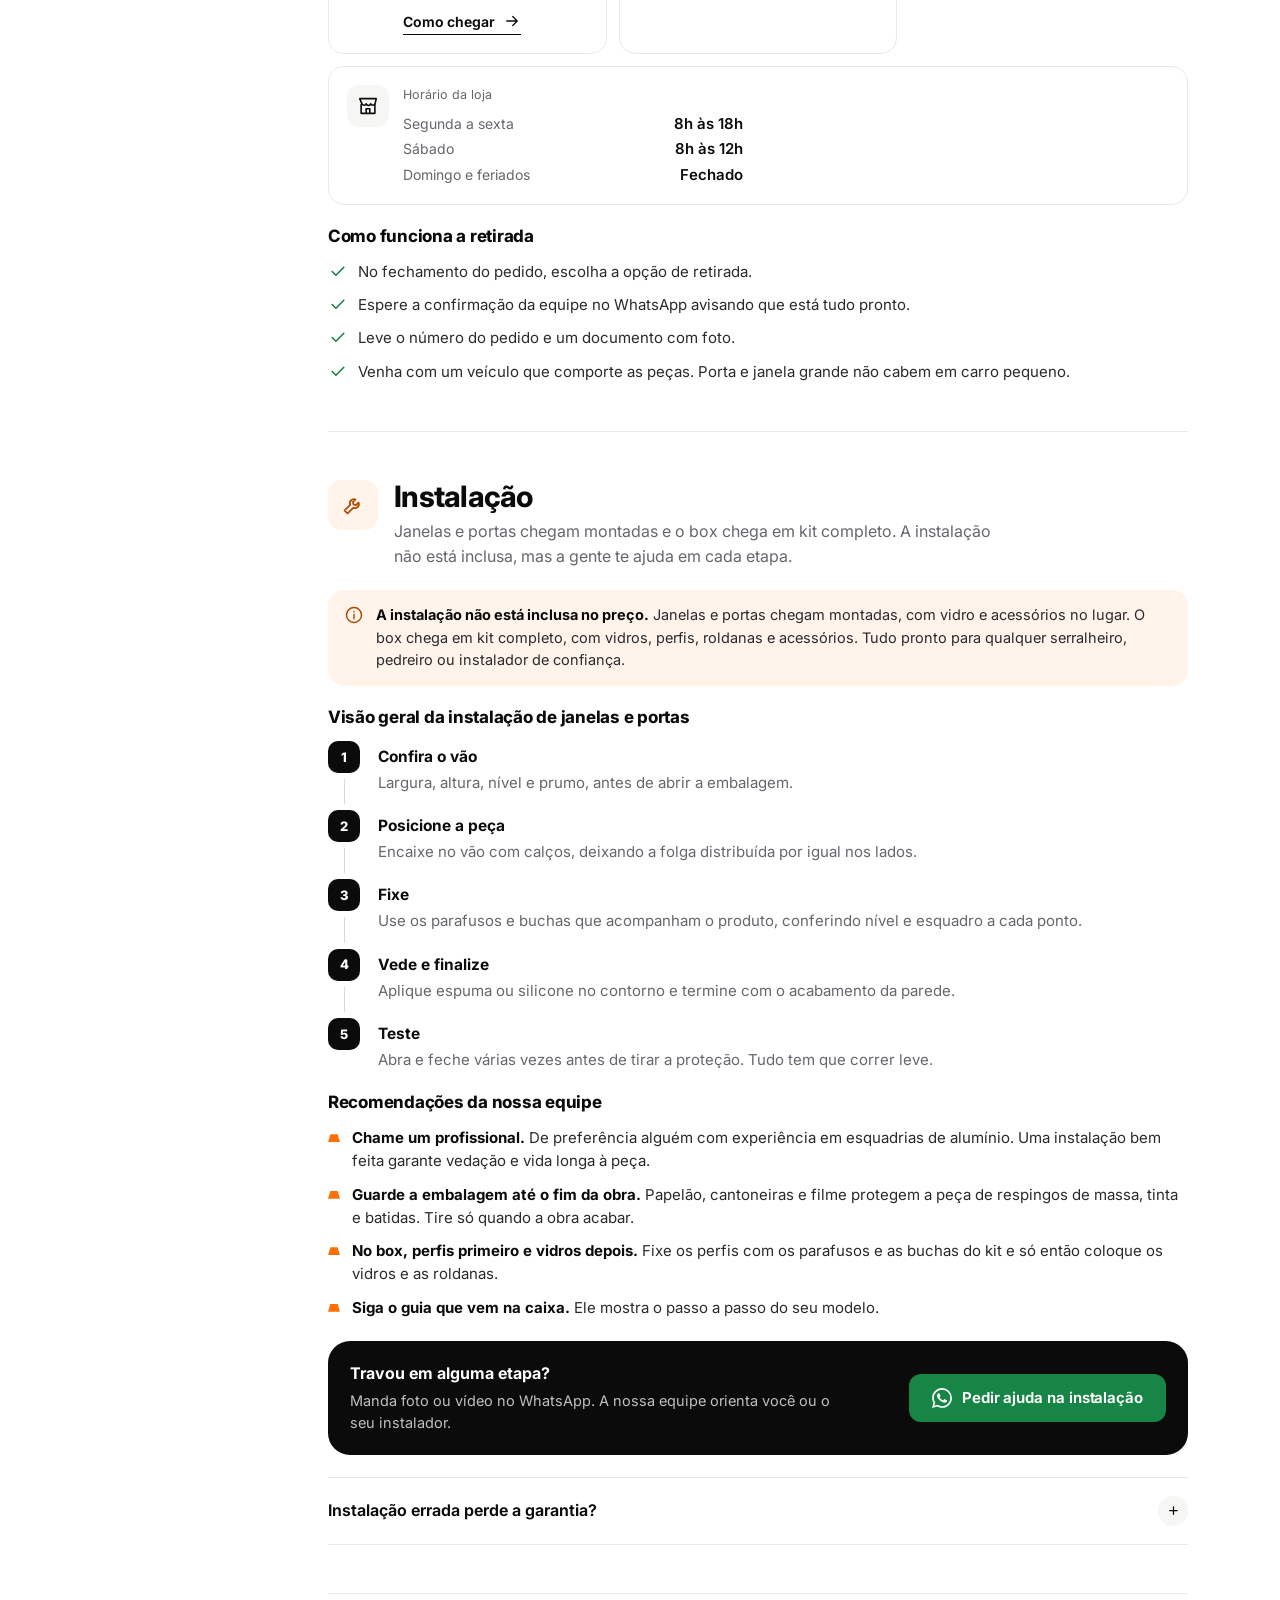
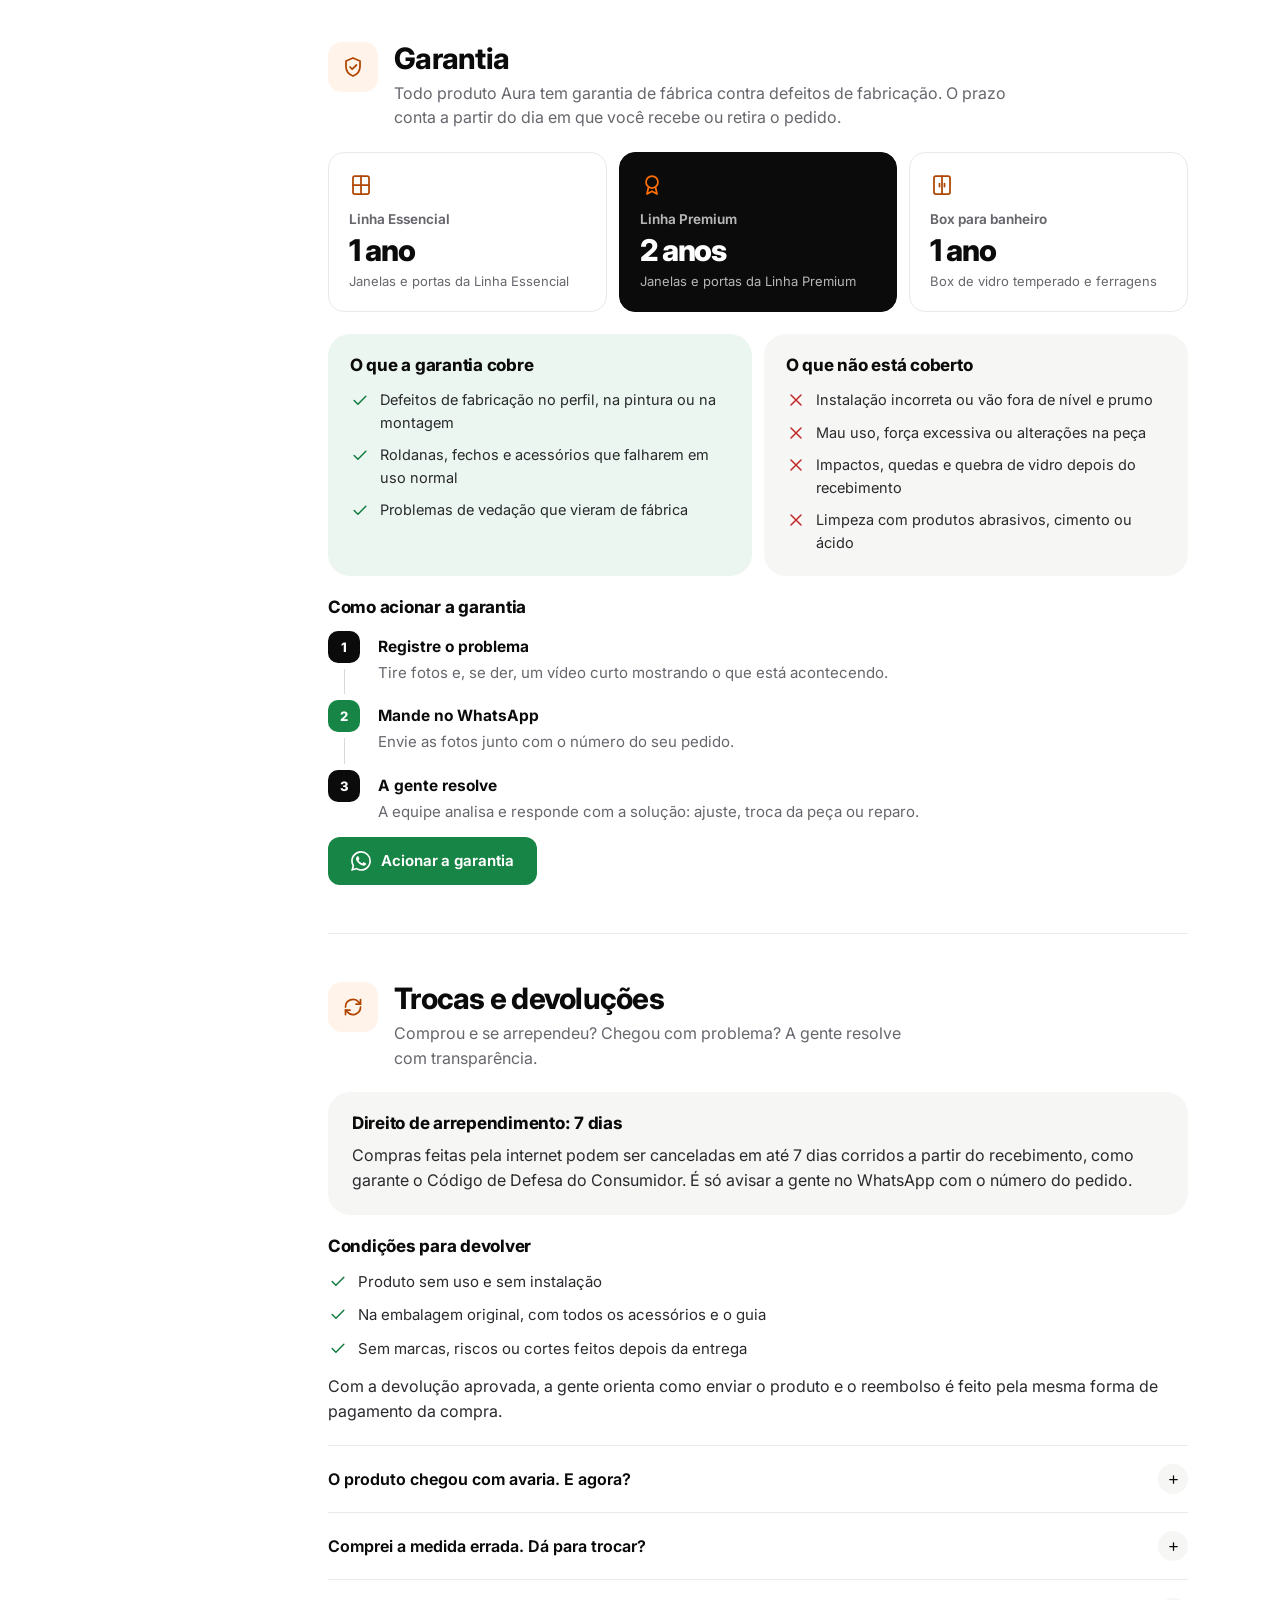
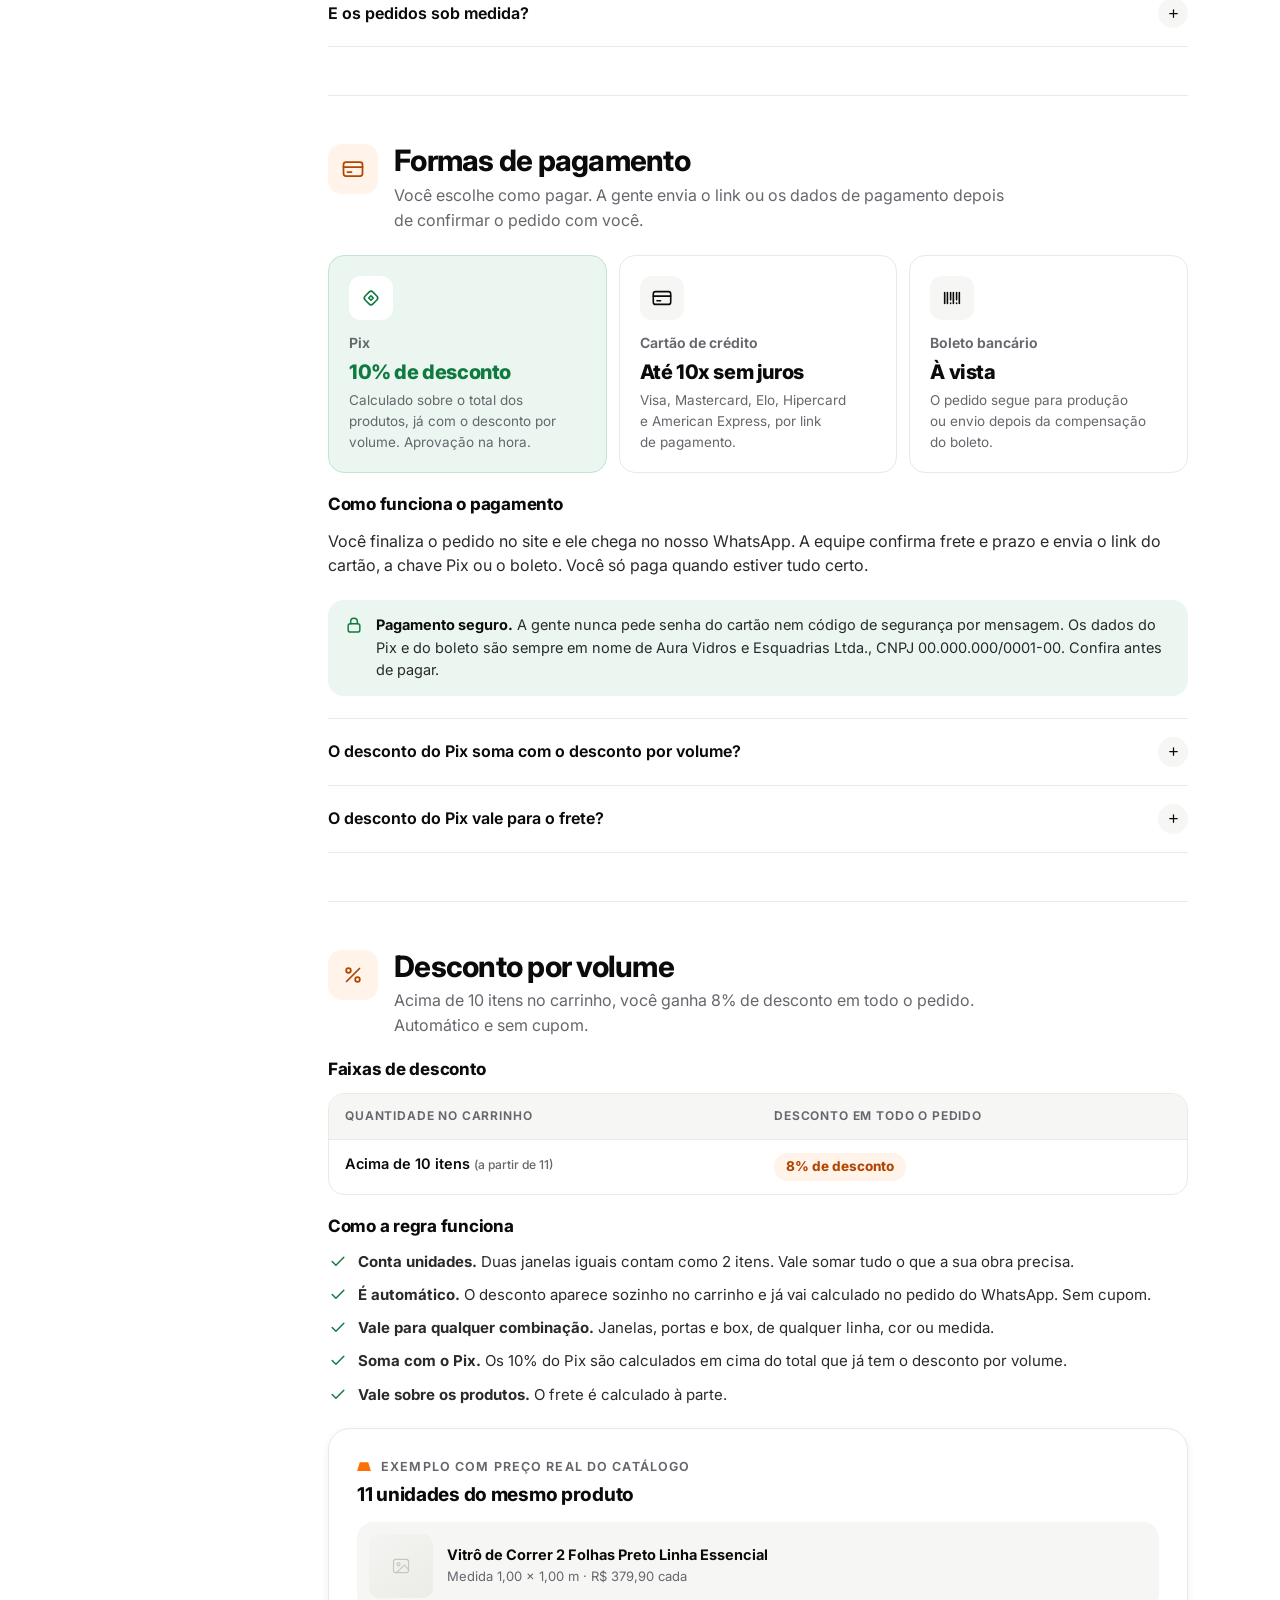
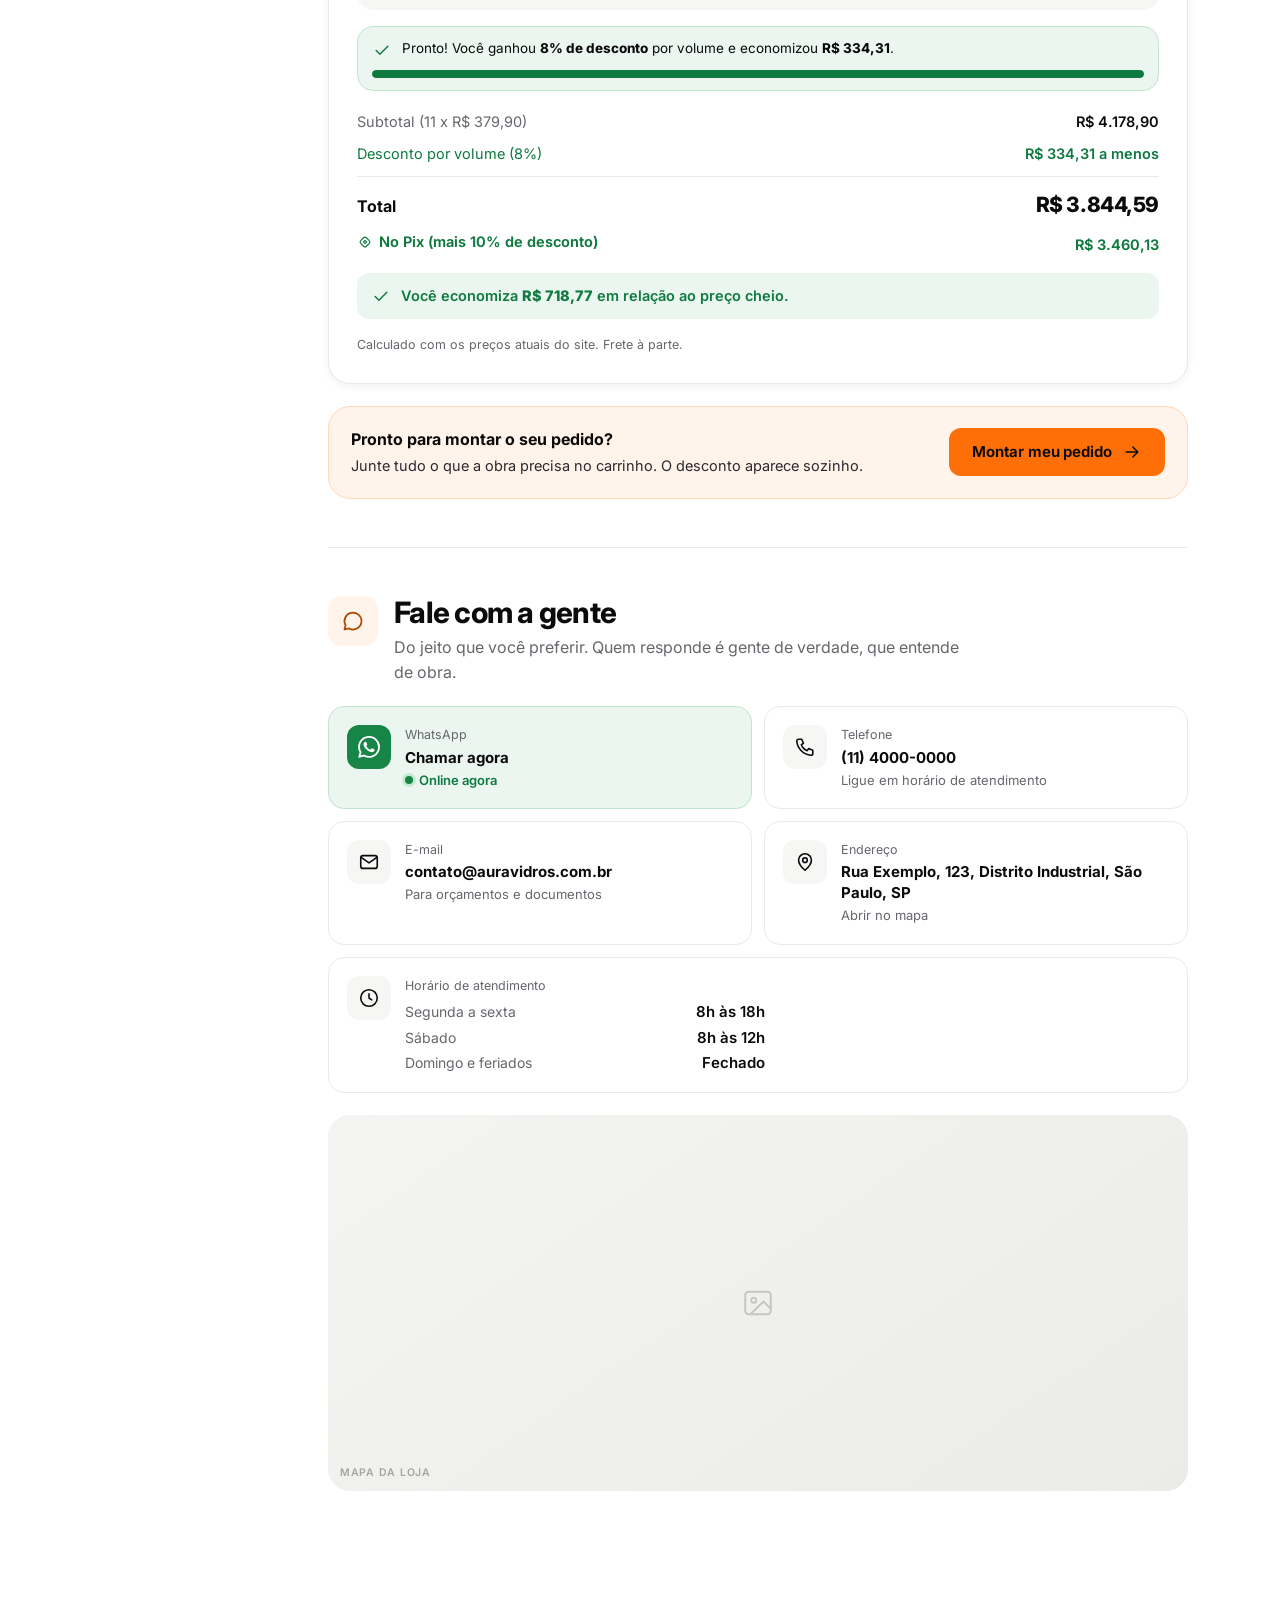
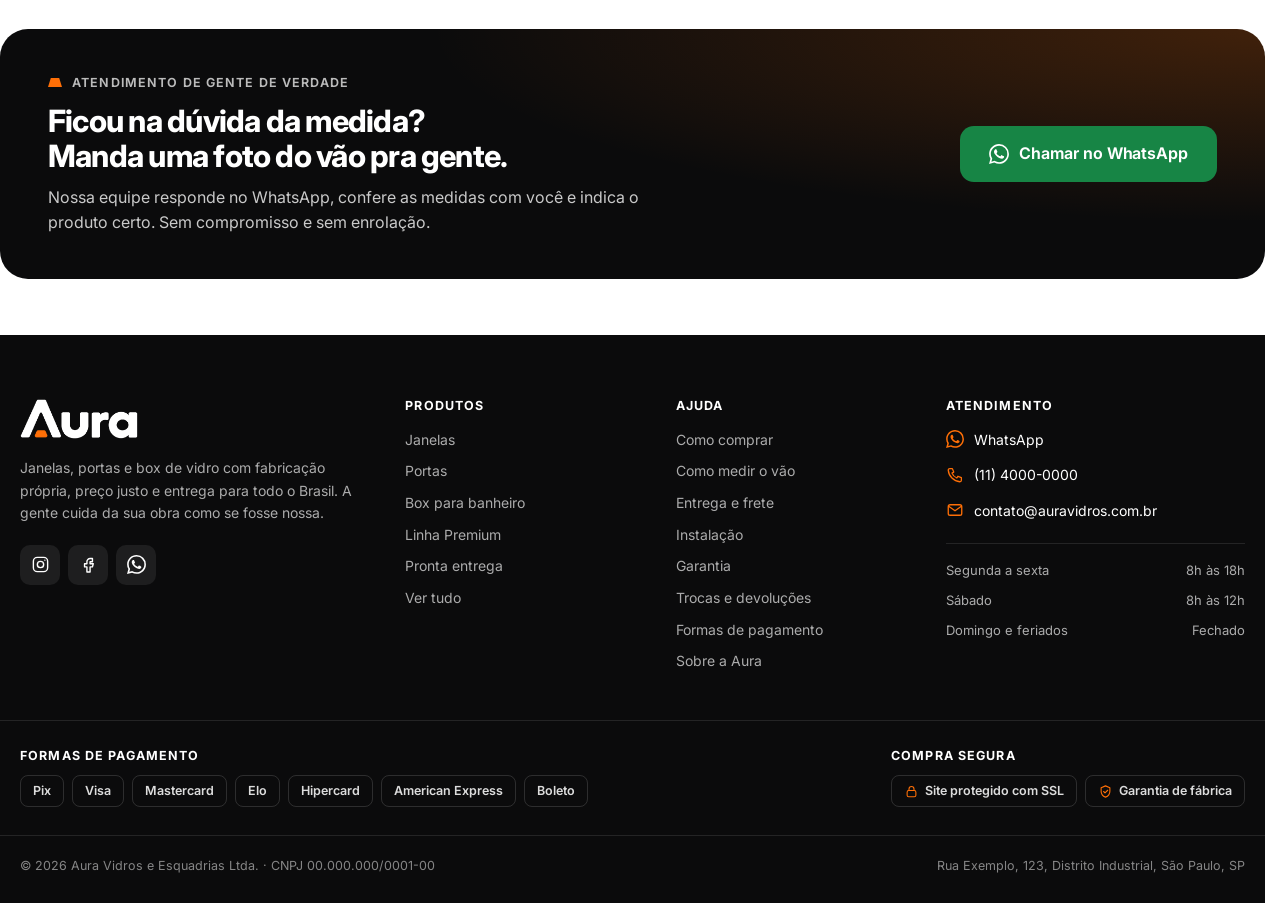
<file: ajuda.html>
<!doctype html>
<html lang="pt-BR">
<head>
  <meta charset="utf-8">
  <meta name="viewport" content="width=device-width, initial-scale=1">
  <title>Central de ajuda | Aura</title>
  <meta name="description" content="Tire suas dúvidas sobre como comprar, como medir o vão, entrega e frete, retirada, instalação, garantia, trocas, formas de pagamento e desconto por volume na Aura.">
  <meta name="theme-color" content="#0b0b0c">
  <link rel="icon" type="image/png" sizes="48x48" href="assets/img/favicon-48.png">
  <link rel="icon" type="image/png" sizes="512x512" href="assets/img/favicon.png">
  <link rel="apple-touch-icon" href="assets/img/apple-touch-icon.png">
  <meta property="og:type" content="website">
  <meta property="og:locale" content="pt_BR">
  <meta property="og:site_name" content="Aura">
  <meta property="og:title" content="Central de ajuda | Aura">
  <meta property="og:description" content="Medida, frete, pagamento, garantia e troca explicados sem letra miúda. E se ficar dúvida, a gente responde no WhatsApp.">
  <meta property="og:url" content="https://auravidros.com.br/ajuda.html">
  <meta property="og:image" content="https://auravidros.com.br/assets/img/og-image.jpg">
  <meta property="og:image:width" content="1200">
  <meta property="og:image:height" content="630">
  <meta property="og:image:alt" content="Aura: janelas, portas e box de vidro">
  <meta name="twitter:card" content="summary_large_image">
  <link rel="preconnect" href="https://fonts.googleapis.com">
  <link rel="preconnect" href="https://fonts.gstatic.com" crossorigin>
  <link rel="stylesheet" href="https://fonts.googleapis.com/css2?family=Inter:wght@400..800&display=swap">
  <link rel="stylesheet" href="assets/css/styles.css">
  <link rel="stylesheet" href="assets/css/paginas/institucional.css">
  <script defer src="assets/js/config.js"></script>
  <script defer src="assets/js/produtos.js"></script>
  <script defer src="assets/js/core.js"></script>
  <script defer src="assets/js/ui.js"></script>
  <script defer src="assets/js/paginas/institucional.js"></script>
</head>
<body data-pagina="ajuda">
  <a class="pular-conteudo" href="#conteudo">Pular para o conteúdo</a>
  <div id="aura-header"></div>

  <main id="conteudo">

    <div class="container">
      <nav class="migalhas" aria-label="Você está aqui">
        <ol>
          <li><a href="index.html">Início</a></li>
          <li><span aria-current="page">Central de ajuda</span></li>
        </ol>
      </nav>
    </div>

    <!-- TOPO COM BUSCA -->
    <section class="pagina-topo ajuda-topo" aria-labelledby="titulo-ajuda">
      <div class="container ajuda-topo__inner">
        <div class="ajuda-topo__texto">
          <span class="eyebrow"><i class="tz"></i>Atendimento Aura</span>
          <h1 id="titulo-ajuda">Central de ajuda</h1>
          <p>Medida, frete, pagamento, garantia e troca. Está tudo explicado aqui, sem letra miúda. Se ainda ficar alguma dúvida, a gente responde no WhatsApp.</p>
        </div>
        <form class="ajuda-busca" role="search" data-ajuda-busca novalidate>
          <label class="ajuda-busca__rotulo" for="ajuda-busca-campo">Qual é a sua dúvida?</label>
          <div class="ajuda-busca__campo">
            <span class="ajuda-busca__lupa" data-icone="search"></span>
            <input id="ajuda-busca-campo" class="input" type="search" name="duvida" placeholder="Busque por medida, frete, Pix, garantia..." autocomplete="off" enterkeyhint="search" aria-describedby="ajuda-busca-status">
            <button type="button" class="ajuda-busca__limpar" data-ajuda-limpar aria-label="Limpar busca" hidden><span data-icone="x"></span></button>
          </div>
          <div class="ajuda-busca__status" id="ajuda-busca-status" role="status" aria-live="polite"></div>
          <div class="ajuda-busca__sugestoes">
            <span>Mais procurados:</span>
            <button type="button" class="chip" data-ajuda-sugestao="medir">Como medir</button>
            <button type="button" class="chip" data-ajuda-sugestao="prazo">Prazo de entrega</button>
            <button type="button" class="chip" data-ajuda-sugestao="pix">Pix</button>
            <button type="button" class="chip" data-ajuda-sugestao="garantia">Garantia</button>
            <button type="button" class="chip" data-ajuda-sugestao="devolução">Devolução</button>
          </div>
        </form>
      </div>
    </section>

    <!-- TEMAS RÁPIDOS -->
    <section class="ajuda-temas-secao" aria-labelledby="titulo-temas" data-ajuda-temas>
      <div class="container">
        <h2 class="ajuda-temas__titulo" id="titulo-temas">Escolha um tema</h2>
        <ul class="ajuda-temas">
          <li><a class="ajuda-tema" href="#como-comprar"><span class="ajuda-tema__icone" data-icone="bag"></span><strong>Como comprar</strong><span class="ajuda-tema__desc">Do carrinho ao WhatsApp em poucos passos</span></a></li>
          <li><a class="ajuda-tema" href="#como-medir"><span class="ajuda-tema__icone" data-icone="ruler"></span><strong>Como medir o vão</strong><span class="ajuda-tema__desc">Acerte a medida em dois minutos</span></a></li>
          <li><a class="ajuda-tema" href="#entrega-e-frete"><span class="ajuda-tema__icone" data-icone="truck"></span><strong>Entrega e frete</strong><span class="ajuda-tema__desc">Prazos e valores por região</span></a></li>
          <li data-se-retirada><a class="ajuda-tema" href="#retirada"><span class="ajuda-tema__icone" data-icone="store"></span><strong>Retirada na loja</strong><span class="ajuda-tema__desc">Sem frete, direto com a gente</span></a></li>
          <li><a class="ajuda-tema" href="#instalacao"><span class="ajuda-tema__icone" data-icone="tool"></span><strong>Instalação</strong><span class="ajuda-tema__desc">Passo a passo e dicas da equipe</span></a></li>
          <li><a class="ajuda-tema" href="#garantia"><span class="ajuda-tema__icone" data-icone="shield"></span><strong>Garantia</strong><span class="ajuda-tema__desc">O que cobre e como acionar</span></a></li>
          <li><a class="ajuda-tema" href="#trocas-e-devolucoes"><span class="ajuda-tema__icone" data-icone="refresh"></span><strong>Trocas e devoluções</strong><span class="ajuda-tema__desc">Arrependimento, avarias e trocas</span></a></li>
          <li><a class="ajuda-tema" href="#pagamento"><span class="ajuda-tema__icone" data-icone="card"></span><strong>Pagamento</strong><span class="ajuda-tema__desc">Pix, cartão de crédito e boleto</span></a></li>
          <li data-se-volume><a class="ajuda-tema ajuda-tema--destaque" href="#desconto-por-volume"><span class="ajuda-tema__icone" data-icone="percent"></span><strong>Desconto por volume</strong><span class="ajuda-tema__desc" data-preencher>Acima de {volumeAcimaDe} itens, {volumePercentual}% de desconto</span></a></li>
          <li><a class="ajuda-tema" href="#contato"><span class="ajuda-tema__icone" data-icone="chat"></span><strong>Fale com a gente</strong><span class="ajuda-tema__desc">WhatsApp, telefone e e-mail</span></a></li>
        </ul>
      </div>
    </section>

    <div class="container ajuda-layout">

      <!-- ÍNDICE (lateral no computador, chips no celular) -->
      <nav class="ajuda-indice" aria-label="Tópicos da central de ajuda">
        <p class="ajuda-indice__titulo">Nesta página</p>
        <ul class="ajuda-indice__lista">
          <li><a href="#como-comprar" data-indice="como-comprar" data-icone="bag">Como comprar</a></li>
          <li><a href="#como-medir" data-indice="como-medir" data-icone="ruler">Como medir</a></li>
          <li><a href="#entrega-e-frete" data-indice="entrega-e-frete" data-icone="truck">Entrega e frete</a></li>
          <li data-se-retirada><a href="#retirada" data-indice="retirada" data-icone="store">Retirada</a></li>
          <li><a href="#instalacao" data-indice="instalacao" data-icone="tool">Instalação</a></li>
          <li><a href="#garantia" data-indice="garantia" data-icone="shield">Garantia</a></li>
          <li><a href="#trocas-e-devolucoes" data-indice="trocas-e-devolucoes" data-icone="refresh">Trocas e devoluções</a></li>
          <li><a href="#pagamento" data-indice="pagamento" data-icone="card">Pagamento</a></li>
          <li data-se-volume><a href="#desconto-por-volume" data-indice="desconto-por-volume" data-icone="percent">Desconto por volume</a></li>
          <li><a href="#contato" data-indice="contato" data-icone="chat">Contato</a></li>
        </ul>
        <div class="ajuda-indice__wa">
          <strong>Não achou sua resposta?</strong>
          <span>Nossa equipe responde no WhatsApp em horário comercial.</span>
          <a class="btn btn--wa btn--sm btn--block" data-whats-link="Oi! Estou na central de ajuda e fiquei com uma dúvida." href="#" target="_blank" rel="noopener"><span data-icone="whatsapp"></span>Chamar no WhatsApp</a>
        </div>
      </nav>

      <div class="ajuda-conteudo">

        <!-- SEM RESULTADO NA BUSCA -->
        <div class="vazio ajuda-vazio" data-ajuda-vazio hidden>
          <span data-icone="search" class="ajuda-vazio__icone"></span>
          <p class="vazio__titulo">Nenhum resultado para “<span data-ajuda-termo></span>”</p>
          <p>Tente outra palavra, como medida, frete ou Pix. Ou pergunte direto para a gente: quem responde é gente de verdade.</p>
          <div class="ajuda-vazio__acoes">
            <a class="btn btn--wa" data-ajuda-vazio-wa data-whats-link="Oi! Não encontrei a resposta da minha dúvida na central de ajuda. Pode me ajudar?" href="#" target="_blank" rel="noopener"><span data-icone="whatsapp"></span>Perguntar no WhatsApp</a>
            <button type="button" class="btn btn--ghost" data-ajuda-limpar-vazio>Limpar busca</button>
          </div>
        </div>

        <!-- COMO COMPRAR -->
        <section class="ajuda-secao" id="como-comprar" aria-labelledby="t-como-comprar" data-ajuda-secao data-palavras="comprar compra pedido carrinho checkout finalizar fechar conta cadastro">
          <header class="ajuda-secao__cabeca" data-icone="bag">
            <div>
              <h2 id="t-como-comprar">Como comprar</h2>
              <p>Comprar na Aura é rápido, e você conversa com gente de verdade antes de pagar qualquer coisa.</p>
            </div>
          </header>
          <ol class="ajuda-passos" data-ajuda-item>
            <li><strong>Escolha o modelo e a medida</strong><p>Navegue pelo catálogo, use os filtros e selecione a medida do seu vão. O preço aparece na hora<span data-se-pix>, já com o valor no Pix</span>.</p></li>
            <li><strong>Monte o seu carrinho</strong><p>Junte tudo o que a obra precisa.<span data-se-volume data-preencher> Acima de {volumeAcimaDe} itens, o desconto por volume entra sozinho.</span></p></li>
            <li><strong>Preencha os seus dados</strong><p>No fechamento, você informa nome, WhatsApp, CEP, como quer receber e como prefere pagar. Não precisa criar conta nem senha.</p></li>
            <li class="is-wa"><strong>Seu pedido vai para o WhatsApp</strong><p>Com um clique, o pedido abre no WhatsApp com o resumo completo: produtos, medidas, quantidades, descontos, frete estimado e total. É só enviar.</p></li>
            <li><strong>A equipe confirma tudo com você</strong><p>A gente confere as medidas, confirma frete e prazo e envia o link ou os dados de pagamento. Sem pressão e sem letra miúda.</p></li>
            <li><strong>Receba pronto para instalar</strong><p>Embalamos com proteção reforçada e enviamos com seguro.<span data-se-retirada> Se preferir, você retira com a gente, sem pagar frete.</span></p></li>
          </ol>
          <div class="acordeao" data-ajuda-grupo>
            <details data-ajuda-item>
              <summary>Preciso criar uma conta para comprar?</summary>
              <div class="acordeao__conteudo"><p>Não. Você só preenche os seus dados no fechamento e o pedido vai direto para o nosso WhatsApp.</p></div>
            </details>
            <details data-ajuda-item>
              <summary>Posso comprar direto pelo WhatsApp?</summary>
              <div class="acordeao__conteudo"><p>Pode, sim. Todo produto tem um botão de WhatsApp. Você manda o produto que gostou, a gente monta o pedido com você e tira todas as dúvidas no caminho.</p></div>
            </details>
            <details data-ajuda-item>
              <summary>Quando o meu pedido fica confirmado?</summary>
              <div class="acordeao__conteudo"><p>Depois que a nossa equipe responde no WhatsApp, confirma frete e prazo com você e o pagamento é feito. Antes disso, nada é cobrado.</p></div>
            </details>
          </div>
        </section>

        <!-- COMO MEDIR -->
        <section class="ajuda-secao" id="como-medir" aria-labelledby="t-como-medir" data-ajuda-secao data-palavras="medir medida medidas trena vao folga largura altura tamanho centimetros">
          <header class="ajuda-secao__cabeca" data-icone="ruler">
            <div>
              <h2 id="t-como-medir">Como medir o vão</h2>
              <p>Dois minutos e uma trena. Com a medida certa, a peça encaixa sem quebra-quebra.</p>
            </div>
          </header>
          <div class="ajuda-duas" data-ajuda-item>
            <article class="ajuda-ilustra">
              <div data-mockup="Ilustração: medindo a largura" data-ratio="4/3"></div>
              <div class="ajuda-ilustra__corpo">
                <span class="ajuda-ilustra__num">Passo 1</span>
                <h3>Largura: meça em três pontos</h3>
                <p>Em cima, no meio e embaixo do vão. Anote a menor das três medidas.</p>
              </div>
            </article>
            <article class="ajuda-ilustra">
              <div data-mockup="Ilustração: medindo a altura" data-ratio="4/3"></div>
              <div class="ajuda-ilustra__corpo">
                <span class="ajuda-ilustra__num">Passo 2</span>
                <h3>Altura: meça em três pontos</h3>
                <p>Na esquerda, no centro e na direita. Aqui também vale a menor.</p>
              </div>
            </article>
          </div>
          <div class="ajuda-cartao" data-ajuda-item>
            <h3>Por que medir em três pontos?</h3>
            <p>Parede quase nunca é perfeitamente reta. Medindo em três pontos e ficando com a menor medida, você garante que a peça passa no vão em toda a extensão, sem precisar quebrar nada.</p>
          </div>
          <div class="ajuda-regra" data-ajuda-item>
            <div class="ajuda-regra__texto">
              <h3>Qual medida escolher</h3>
              <p data-preencher>{regraMedida}</p>
              <p>Mediu 120&nbsp;x&nbsp;100&nbsp;cm? Leve 1,20&nbsp;x&nbsp;1,00&nbsp;m. Mediu 121&nbsp;x&nbsp;102&nbsp;cm? Também leve 1,20&nbsp;x&nbsp;1,00&nbsp;m. Nunca escolha uma medida maior que o vão.</p>
            </div>
            <div class="ajuda-regra__exemplo">
              <div><small>Seu vão mediu</small><strong>121 x 102 cm</strong></div>
              <span class="ajuda-regra__seta" data-icone="arrow"></span>
              <div class="is-escolha"><small>Escolha a medida</small><strong>1,20 x 1,00 m</strong></div>
            </div>
          </div>
          <div class="ajuda-bloco" data-ajuda-item>
            <h3>Dicas de quem mede vão todo dia</h3>
            <ul class="lista-tz">
              <li><strong>Meça o vão acabado.</strong> Ou seja, com o reboco pronto. Se a parede ainda vai ser rebocada, espere essa etapa ou desconte a espessura do reboco.</li>
              <li><strong>Confira nível e prumo.</strong> Passe um nível de bolha na base e nas laterais. Vão muito torto deve ser corrigido antes da instalação.</li>
              <li><strong>Anote sempre largura x altura.</strong> Nessa ordem e em centímetros. No site as medidas aparecem em metros: 120&nbsp;x&nbsp;100&nbsp;cm é a medida 1,20&nbsp;x&nbsp;1,00&nbsp;m.</li>
              <li data-se-volume data-preencher><strong>Conte os vãos repetidos.</strong> Três quartos com a mesma janela? Acima de {volumeAcimaDe} itens, o desconto por volume entra sozinho.</li>
            </ul>
          </div>
          <div class="aviso-box aviso-box--atencao" data-ajuda-item>
            <span data-icone="info"></span>
            <div><strong>Quando pedir sob medida.</strong> Se a diferença entre o seu vão e a medida mais próxima do site passar de 5 cm, ou se o vão não puder ser ajustado, fale com a gente antes de comprar. A equipe avalia o seu caso e indica a melhor solução.</div>
          </div>
          <div class="ajuda-wa" data-ajuda-item>
            <div>
              <strong>Ainda ficou na dúvida?</strong>
              <p>Manda uma foto do vão com a trena aparecendo. A gente confere a medida com você antes da compra.</p>
            </div>
            <a class="btn btn--wa" data-whats-link="Oi! Quero ajuda para conferir a medida. Posso mandar uma foto do vão com a trena?" href="#" target="_blank" rel="noopener"><span data-icone="whatsapp"></span>Mandar foto do vão</a>
          </div>
        </section>

        <!-- ENTREGA E FRETE -->
        <section class="ajuda-secao" id="entrega-e-frete" aria-labelledby="t-entrega" data-ajuda-secao data-palavras="entrega frete prazo envio transporte cep regiao chegar receber rastreio seguro embalagem">
          <header class="ajuda-secao__cabeca" data-icone="truck">
            <div>
              <h2 id="t-entrega">Entrega e frete</h2>
              <p>Entregamos em todo o Brasil, com seguro e embalagem reforçada. Confira a estimativa para a sua região.</p>
            </div>
          </header>
          <div class="ajuda-bloco" data-ajuda-item>
            <div class="ajuda-tabela-wrap" data-tabela-frete></div>
            <p class="ajuda-nota">O valor e o prazo aparecem no carrinho quando você informa o CEP. São estimativas pela região, e a nossa equipe confirma tudo no WhatsApp antes de qualquer pagamento.</p>
          </div>
          <div class="aviso-box aviso-box--sucesso" data-ajuda-item data-se-frete-gratis>
            <span data-icone="truck"></span>
            <div><strong>Frete grátis em pedidos a partir de <span data-frete-gratis></span>.</strong> Vale para entrega em qualquer região atendida. A conta é feita sobre o total dos produtos<span data-se-volume>, já com o desconto por volume</span>, sem somar o frete.<span data-se-pix> Pagar no Pix não faz você perder o frete grátis.</span></div>
          </div>
          <div class="aviso-box" data-ajuda-item>
            <span data-icone="clock"></span>
            <div data-preencher><strong>Pronta entrega<span data-se-encomenda> e sob encomenda</span>.</strong> Itens de pronta entrega saem da fábrica em {prazoProntaEntrega}.<span data-se-encomenda> Itens sob encomenda são feitos depois do pedido: conte com {prazoSobEncomenda}.</span> Depois disso, conta o prazo de transporte da sua região.<span data-se-encomenda> A página de cada produto mostra quais medidas estão em estoque e quais são sob encomenda, e o pedido no WhatsApp também avisa.</span></div>
          </div>
          <div class="acordeao" data-ajuda-grupo>
            <details data-ajuda-item>
              <summary>Como a peça é embalada?</summary>
              <div class="acordeao__conteudo"><p>Cada peça sai com cantoneiras nos cantos, filme protetor e papelão reforçado. Todos os envios têm seguro contra avarias no transporte.</p></div>
            </details>
            <details data-ajuda-item>
              <summary>O que eu confiro na hora de receber?</summary>
              <div class="acordeao__conteudo"><p>Confira a embalagem na frente do entregador. Se notar caixa amassada, rasgada ou molhada, anote no comprovante de entrega antes de assinar e tire fotos.</p><p>Depois, fale com a gente no WhatsApp com o número do pedido. A gente resolve com você.</p></div>
            </details>
            <details data-ajuda-item>
              <summary>O frete do site é o valor final?</summary>
              <div class="acordeao__conteudo"><p>O valor do site é uma estimativa pela região do seu CEP. O frete exato e o prazo são confirmados pela nossa equipe no WhatsApp, junto com o seu pedido, antes de qualquer pagamento.</p></div>
            </details>
            <details data-ajuda-item>
              <summary>Quando o prazo de entrega começa a contar?</summary>
              <div class="acordeao__conteudo"><p>Depois da confirmação do pedido e do pagamento. Primeiro vem o prazo para a peça sair da fábrica<span data-se-encomenda> (ou de fabricação, nos itens sob encomenda)</span>. Depois entra o prazo de transporte.</p></div>
            </details>
          </div>
        </section>

        <!-- RETIRADA -->
        <section class="ajuda-secao" id="retirada" aria-labelledby="t-retirada" data-ajuda-secao data-se-retirada data-palavras="retirada retirar buscar loja pegar balcao sem frete">
          <header class="ajuda-secao__cabeca" data-icone="store">
            <div>
              <h2 id="t-retirada">Retirada na loja</h2>
              <p>Mora perto ou tem pressa? Retire o seu pedido direto com a gente, sem pagar frete.</p>
            </div>
          </header>
          <div class="ajuda-retirada" data-ajuda-item data-retirada></div>
          <div class="ajuda-bloco" data-ajuda-item>
            <h3>Como funciona a retirada</h3>
            <ul class="lista-check">
              <li data-icone="check">No fechamento do pedido, escolha a opção de retirada.</li>
              <li data-icone="check">Espere a confirmação da equipe no WhatsApp avisando que está tudo pronto.</li>
              <li data-icone="check">Leve o número do pedido e um documento com foto.</li>
              <li data-icone="check">Venha com um veículo que comporte as peças. Porta e janela grande não cabem em carro pequeno.</li>
            </ul>
          </div>
        </section>

        <!-- INSTALAÇÃO -->
        <section class="ajuda-secao" id="instalacao" aria-labelledby="t-instalacao" data-ajuda-secao data-palavras="instalar instalacao instalador serralheiro pedreiro montar fixar kit">
          <header class="ajuda-secao__cabeca" data-icone="tool">
            <div>
              <h2 id="t-instalacao">Instalação</h2>
              <p>Janelas e portas chegam montadas e o box chega em kit completo. A instalação não está inclusa, mas a gente te ajuda em cada etapa.</p>
            </div>
          </header>
          <div class="aviso-box aviso-box--atencao" data-ajuda-item>
            <span data-icone="info"></span>
            <div><strong>A instalação não está inclusa no preço.</strong> Janelas e portas chegam montadas, com vidro e acessórios no lugar. O box chega em kit completo, com vidros, perfis, roldanas e acessórios. Tudo pronto para qualquer serralheiro, pedreiro ou instalador de confiança.</div>
          </div>
          <div class="ajuda-bloco" data-ajuda-item>
            <h3>Visão geral da instalação de janelas e portas</h3>
            <ol class="ajuda-passos ajuda-passos--compacto">
              <li><strong>Confira o vão</strong><p>Largura, altura, nível e prumo, antes de abrir a embalagem.</p></li>
              <li><strong>Posicione a peça</strong><p>Encaixe no vão com calços, deixando a folga distribuída por igual nos lados.</p></li>
              <li><strong>Fixe</strong><p>Use os parafusos e buchas que acompanham o produto, conferindo nível e esquadro a cada ponto.</p></li>
              <li><strong>Vede e finalize</strong><p>Aplique espuma ou silicone no contorno e termine com o acabamento da parede.</p></li>
              <li><strong>Teste</strong><p>Abra e feche várias vezes antes de tirar a proteção. Tudo tem que correr leve.</p></li>
            </ol>
          </div>
          <div class="ajuda-bloco" data-ajuda-item>
            <h3>Recomendações da nossa equipe</h3>
            <ul class="lista-tz">
              <li><strong>Chame um profissional.</strong> De preferência alguém com experiência em esquadrias de alumínio. Uma instalação bem feita garante vedação e vida longa à peça.</li>
              <li><strong>Guarde a embalagem até o fim da obra.</strong> Papelão, cantoneiras e filme protegem a peça de respingos de massa, tinta e batidas. Tire só quando a obra acabar.</li>
              <li><strong>No box, perfis primeiro e vidros depois.</strong> Fixe os perfis com os parafusos e as buchas do kit e só então coloque os vidros e as roldanas.</li>
              <li><strong>Siga o guia que vem na caixa.</strong> Ele mostra o passo a passo do seu modelo.</li>
            </ul>
          </div>
          <div class="ajuda-wa" data-ajuda-item>
            <div>
              <strong>Travou em alguma etapa?</strong>
              <p>Manda foto ou vídeo no WhatsApp. A nossa equipe orienta você ou o seu instalador.</p>
            </div>
            <a class="btn btn--wa" data-whats-link="Oi! Estou instalando um produto da Aura e preciso de uma orientação." href="#" target="_blank" rel="noopener"><span data-icone="whatsapp"></span>Pedir ajuda na instalação</a>
          </div>
          <div class="acordeao" data-ajuda-grupo>
            <details data-ajuda-item>
              <summary>Instalação errada perde a garantia?</summary>
              <div class="acordeao__conteudo"><p>Problemas causados por instalação incorreta não são cobertos pela garantia. Por isso vale tanto a pena contar com um profissional e seguir o guia de instalação.</p></div>
            </details>
          </div>
        </section>

        <!-- GARANTIA -->
        <section class="ajuda-secao" id="garantia" aria-labelledby="t-garantia" data-ajuda-secao data-palavras="garantia defeito conserto reparo assistencia problema quebrou">
          <header class="ajuda-secao__cabeca" data-icone="shield">
            <div>
              <h2 id="t-garantia">Garantia</h2>
              <p>Todo produto Aura tem garantia de fábrica contra defeitos de fabricação. O prazo conta a partir do dia em que você recebe ou retira o pedido.</p>
            </div>
          </header>
          <ul class="ajuda-garantias" data-ajuda-item data-garantias aria-label="Prazo de garantia por linha"></ul>
          <div class="ajuda-cobre" data-ajuda-item>
            <div class="ajuda-cobre__sim">
              <h3>O que a garantia cobre</h3>
              <ul class="lista-check">
                <li data-icone="check">Defeitos de fabricação no perfil, na pintura ou na montagem</li>
                <li data-icone="check">Roldanas, fechos e acessórios que falharem em uso normal</li>
                <li data-icone="check">Problemas de vedação que vieram de fábrica</li>
              </ul>
            </div>
            <div class="ajuda-cobre__nao">
              <h3>O que não está coberto</h3>
              <ul class="lista-check lista-x">
                <li data-icone="x">Instalação incorreta ou vão fora de nível e prumo</li>
                <li data-icone="x">Mau uso, força excessiva ou alterações na peça</li>
                <li data-icone="x">Impactos, quedas e quebra de vidro depois do recebimento</li>
                <li data-icone="x">Limpeza com produtos abrasivos, cimento ou ácido</li>
              </ul>
            </div>
          </div>
          <div class="ajuda-bloco" data-ajuda-item>
            <h3>Como acionar a garantia</h3>
            <ol class="ajuda-passos ajuda-passos--compacto">
              <li><strong>Registre o problema</strong><p>Tire fotos e, se der, um vídeo curto mostrando o que está acontecendo.</p></li>
              <li class="is-wa"><strong>Mande no WhatsApp</strong><p>Envie as fotos junto com o número do seu pedido.</p></li>
              <li><strong>A gente resolve</strong><p>A equipe analisa e responde com a solução: ajuste, troca da peça ou reparo.</p></li>
            </ol>
            <div>
              <a class="btn btn--wa" data-whats-link="Oi! Preciso acionar a garantia. O número do meu pedido é:" href="#" target="_blank" rel="noopener"><span data-icone="whatsapp"></span>Acionar a garantia</a>
            </div>
          </div>
        </section>

        <!-- TROCAS E DEVOLUÇÕES -->
        <!-- Nota para o dono da loja: revise esta política de trocas e devoluções com o seu advogado ou assessor jurídico antes de publicar o site. -->
        <section class="ajuda-secao" id="trocas-e-devolucoes" aria-labelledby="t-trocas" data-ajuda-secao data-palavras="troca trocar devolucao devolver arrependimento reembolso estorno cancelar cancelamento avaria danificado">
          <header class="ajuda-secao__cabeca" data-icone="refresh">
            <div>
              <h2 id="t-trocas">Trocas e devoluções</h2>
              <p>Comprou e se arrependeu? Chegou com problema? A gente resolve com transparência.</p>
            </div>
          </header>
          <div class="ajuda-cartao" data-ajuda-item>
            <h3>Direito de arrependimento: 7 dias</h3>
            <p>Compras feitas pela internet podem ser canceladas em até 7 dias corridos a partir do recebimento, como garante o Código de Defesa do Consumidor. É só avisar a gente no WhatsApp com o número do pedido.</p>
          </div>
          <div class="ajuda-bloco" data-ajuda-item>
            <h3>Condições para devolver</h3>
            <ul class="lista-check">
              <li data-icone="check">Produto sem uso e sem instalação</li>
              <li data-icone="check">Na embalagem original, com todos os acessórios e o guia</li>
              <li data-icone="check">Sem marcas, riscos ou cortes feitos depois da entrega</li>
            </ul>
            <p>Com a devolução aprovada, a gente orienta como enviar o produto e o reembolso é feito pela mesma forma de pagamento da compra.</p>
          </div>
          <div class="acordeao" data-ajuda-grupo>
            <details data-ajuda-item>
              <summary>O produto chegou com avaria. E agora?</summary>
              <div class="acordeao__conteudo"><p>Se a embalagem estiver danificada, anote no comprovante do entregador antes de assinar. Encontrou dano no produto? Fotografe e fale com a gente o quanto antes.</p><p>A gente troca ou repara, sem burocracia.</p></div>
            </details>
            <details data-ajuda-item>
              <summary>Comprei a medida errada. Dá para trocar?</summary>
              <div class="acordeao__conteudo"><p>Fale com a gente o quanto antes. Se o produto estiver sem uso e na embalagem original, a gente ajuda você a trocar pela medida certa.</p></div>
            </details>
            <details data-ajuda-item>
              <summary>E os pedidos sob medida?</summary>
              <div class="acordeao__conteudo"><p>Peças sob medida, fora das medidas do catálogo, são fabricadas especialmente para o seu vão. Antes de produzir, a gente confirma cada medida com você por escrito no WhatsApp, e as condições de troca desse tipo de pedido são combinadas nesse momento.</p></div>
            </details>
          </div>
        </section>

        <!-- PAGAMENTO -->
        <section class="ajuda-secao" id="pagamento" aria-labelledby="t-pagamento" data-ajuda-secao data-palavras="pagamento pagar pix cartao credito boleto parcelar parcelas parcelamento juros link seguranca">
          <header class="ajuda-secao__cabeca" data-icone="card">
            <div>
              <h2 id="t-pagamento">Formas de pagamento</h2>
              <p>Você escolhe como pagar. A gente envia o link ou os dados de pagamento depois de confirmar o pedido com você.</p>
            </div>
          </header>
          <ul class="ajuda-pagamentos" data-ajuda-item>
            <li class="ajuda-pagamento ajuda-pagamento--pix" data-icone="pix">
              <strong>Pix</strong>
              <b data-se-pix data-preencher>{pix}% de desconto</b>
              <b data-sem-pix>Aprovação na hora</b>
              <p data-se-pix>Calculado sobre o total dos produtos<span data-se-volume>, já com o desconto por volume</span>. Aprovação na hora.</p>
              <p data-sem-pix>Pagamento instantâneo, com a chave sempre em nome da empresa.</p>
            </li>
            <li class="ajuda-pagamento" data-icone="card">
              <strong>Cartão de crédito</strong>
              <b data-preencher>Até {parcelas}x sem juros</b>
              <p>Visa, Mastercard, Elo, Hipercard e American Express, por link de pagamento.</p>
            </li>
            <li class="ajuda-pagamento"><svg class="icon" viewBox="0 0 24 24" fill="none" stroke="currentColor" stroke-width="1.75" stroke-linecap="round" aria-hidden="true" focusable="false"><path d="M4 6v12M7 6v12M10.5 6v8M13.5 6v12M17 6v8M20 6v12M10.5 17.5v.5M17 17.5v.5"/></svg>
              <strong>Boleto bancário</strong>
              <b>À vista</b>
              <p>O pedido segue para produção ou envio depois da compensação do boleto.</p>
            </li>
          </ul>
          <div class="ajuda-bloco" data-ajuda-item>
            <h3>Como funciona o pagamento</h3>
            <p>Você finaliza o pedido no site e ele chega no nosso WhatsApp. A equipe confirma frete e prazo e envia o link do cartão, a chave Pix ou o boleto. Você só paga quando estiver tudo certo.</p>
          </div>
          <div class="aviso-box aviso-box--sucesso" data-ajuda-item>
            <span data-icone="lock"></span>
            <div><strong>Pagamento seguro.</strong> A gente nunca pede senha do cartão nem código de segurança por mensagem. Os dados do Pix e do boleto são sempre em nome de <span data-empresa="razaoSocial">Aura Vidros e Esquadrias Ltda.</span>, CNPJ <span data-empresa="cnpj">00.000.000/0001-00</span>. Confira antes de pagar.</div>
          </div>
          <div class="acordeao" data-ajuda-grupo>
            <details data-ajuda-item data-se-volume data-se-pix>
              <summary>O desconto do Pix soma com o desconto por volume?</summary>
              <div class="acordeao__conteudo"><p>Soma, sim. Primeiro entra o desconto por volume. Depois, o desconto do Pix é calculado em cima do total que já está com desconto.</p></div>
            </details>
            <details data-ajuda-item data-se-pix>
              <summary>O desconto do Pix vale para o frete?</summary>
              <div class="acordeao__conteudo"><p>O desconto do Pix vale sobre o valor dos produtos. O frete é cobrado à parte, sem desconto.</p></div>
            </details>
          </div>
        </section>

        <!-- DESCONTO POR VOLUME -->
        <section class="ajuda-secao" id="desconto-por-volume" aria-labelledby="t-volume" data-ajuda-secao data-se-volume data-palavras="desconto volume quantidade atacado obra itens unidades combinacao automatico cupom">
          <header class="ajuda-secao__cabeca" data-icone="percent">
            <div>
              <h2 id="t-volume">Desconto por volume</h2>
              <p data-preencher>Acima de {volumeAcimaDe} <span data-volume-unidade>itens</span> no carrinho, você ganha {volumePercentual}% de desconto em todo o pedido. Automático e sem cupom.</p>
            </div>
          </header>
          <div class="ajuda-bloco" data-ajuda-item>
            <h3>Faixas de desconto</h3>
            <div class="ajuda-tabela-wrap" data-faixas-volume></div>
          </div>
          <div class="ajuda-bloco" data-ajuda-item>
            <h3>Como a regra funciona</h3>
            <ul class="lista-check" data-regras-volume></ul>
          </div>
          <div class="ajuda-exemplo" data-ajuda-item data-exemplo-volume></div>
          <div class="ajuda-wa ajuda-wa--claro" data-ajuda-item>
            <div>
              <strong>Pronto para montar o seu pedido?</strong>
              <p>Junte tudo o que a obra precisa no carrinho. O desconto aparece sozinho.</p>
            </div>
            <a class="btn btn--accent" href="catalogo.html">Montar meu pedido <span data-icone="arrow"></span></a>
          </div>
        </section>

        <!-- CONTATO -->
        <section class="ajuda-secao" id="contato" aria-labelledby="t-contato" data-ajuda-secao data-palavras="contato falar telefone ligar email endereco horario whatsapp atendimento mapa">
          <header class="ajuda-secao__cabeca" data-icone="chat">
            <div>
              <h2 id="t-contato">Fale com a gente</h2>
              <p>Do jeito que você preferir. Quem responde é gente de verdade, que entende de obra.</p>
            </div>
          </header>
          <div class="ajuda-contatos" data-ajuda-item data-contatos>
            <a class="ajuda-contato ajuda-contato--wa" data-whats-link="Oi! Vim pela central de ajuda e queria falar com a equipe." href="#" target="_blank" rel="noopener">
              <span data-icone="whatsapp"></span>
              <div><small>WhatsApp</small><strong>Chamar agora</strong><em data-wa-status>O jeito mais rápido</em></div>
            </a>
          </div>
          <div class="ajuda-mapa" data-ajuda-item>
            <div data-mockup="Mapa da loja" data-ratio="16/7"></div>
          </div>
        </section>

      </div>
    </div>

  </main>

  <div id="aura-footer"></div>
</body>
</html>
</file>
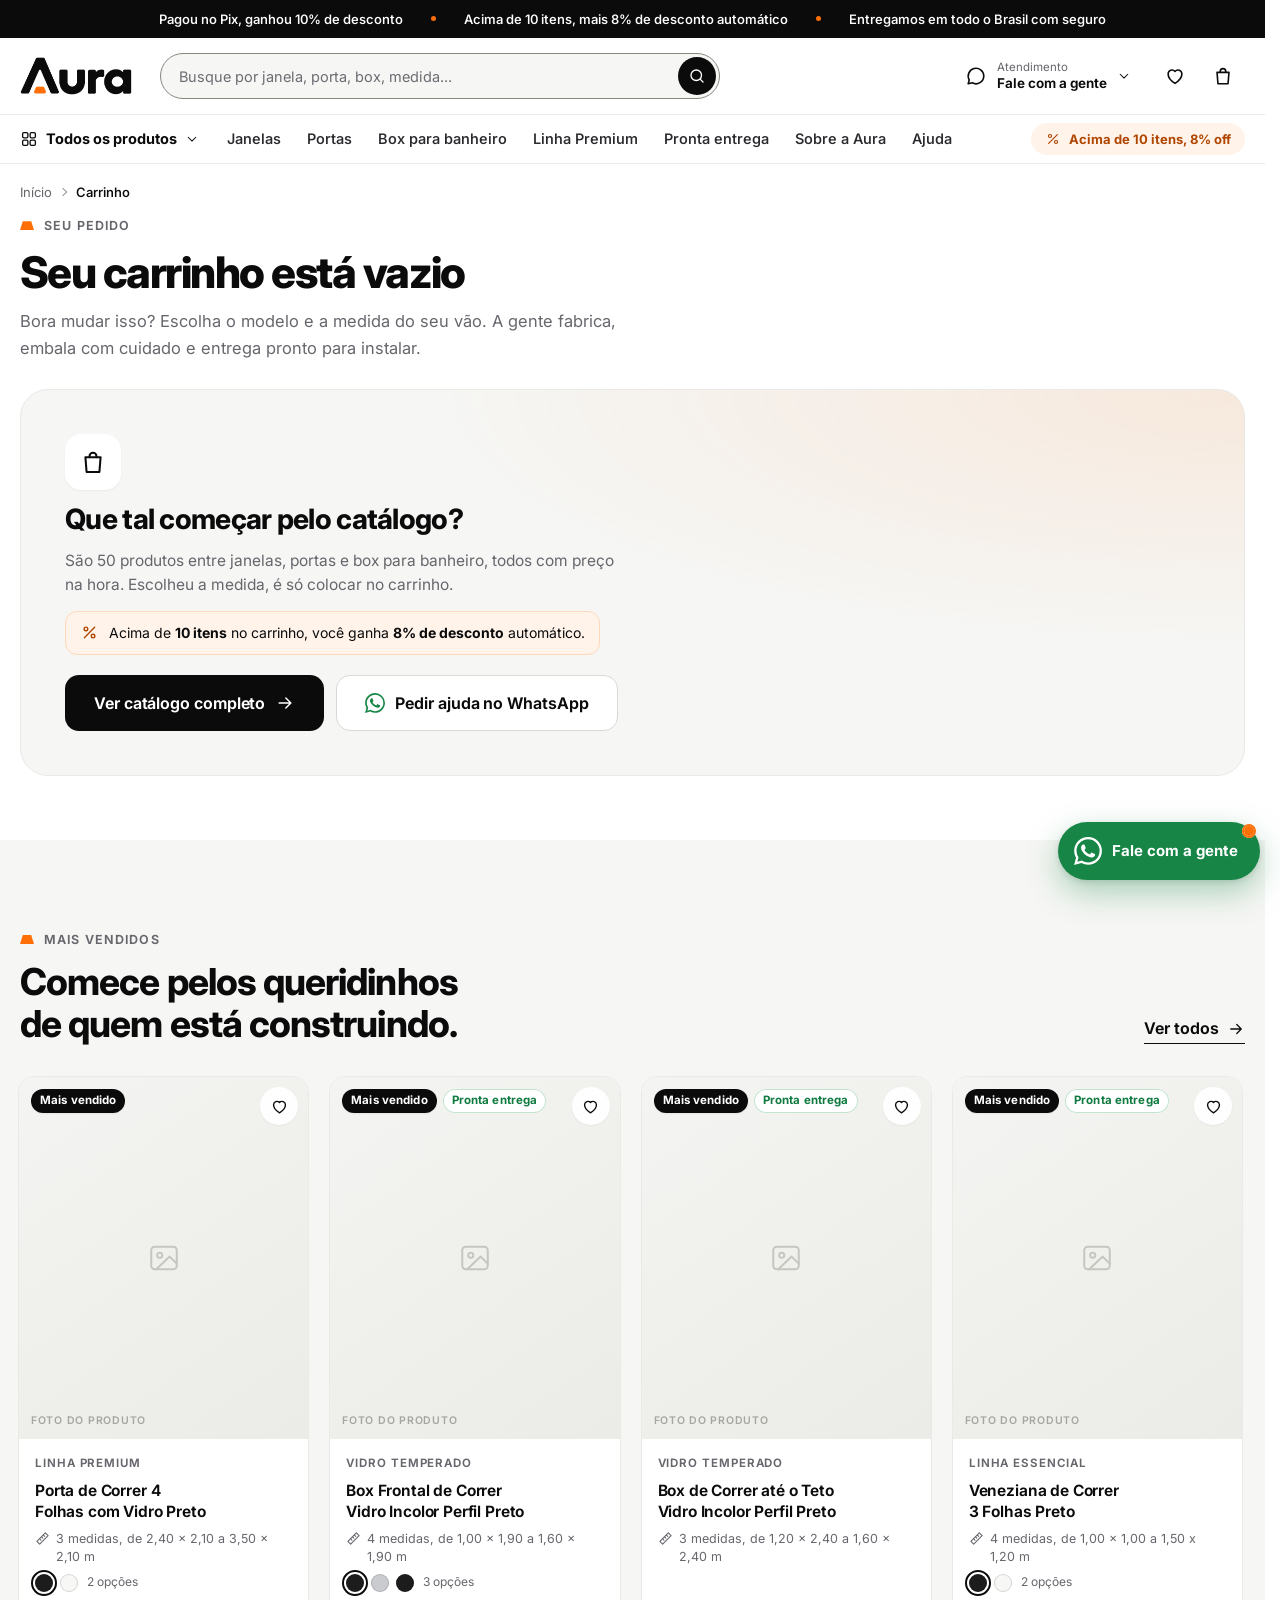
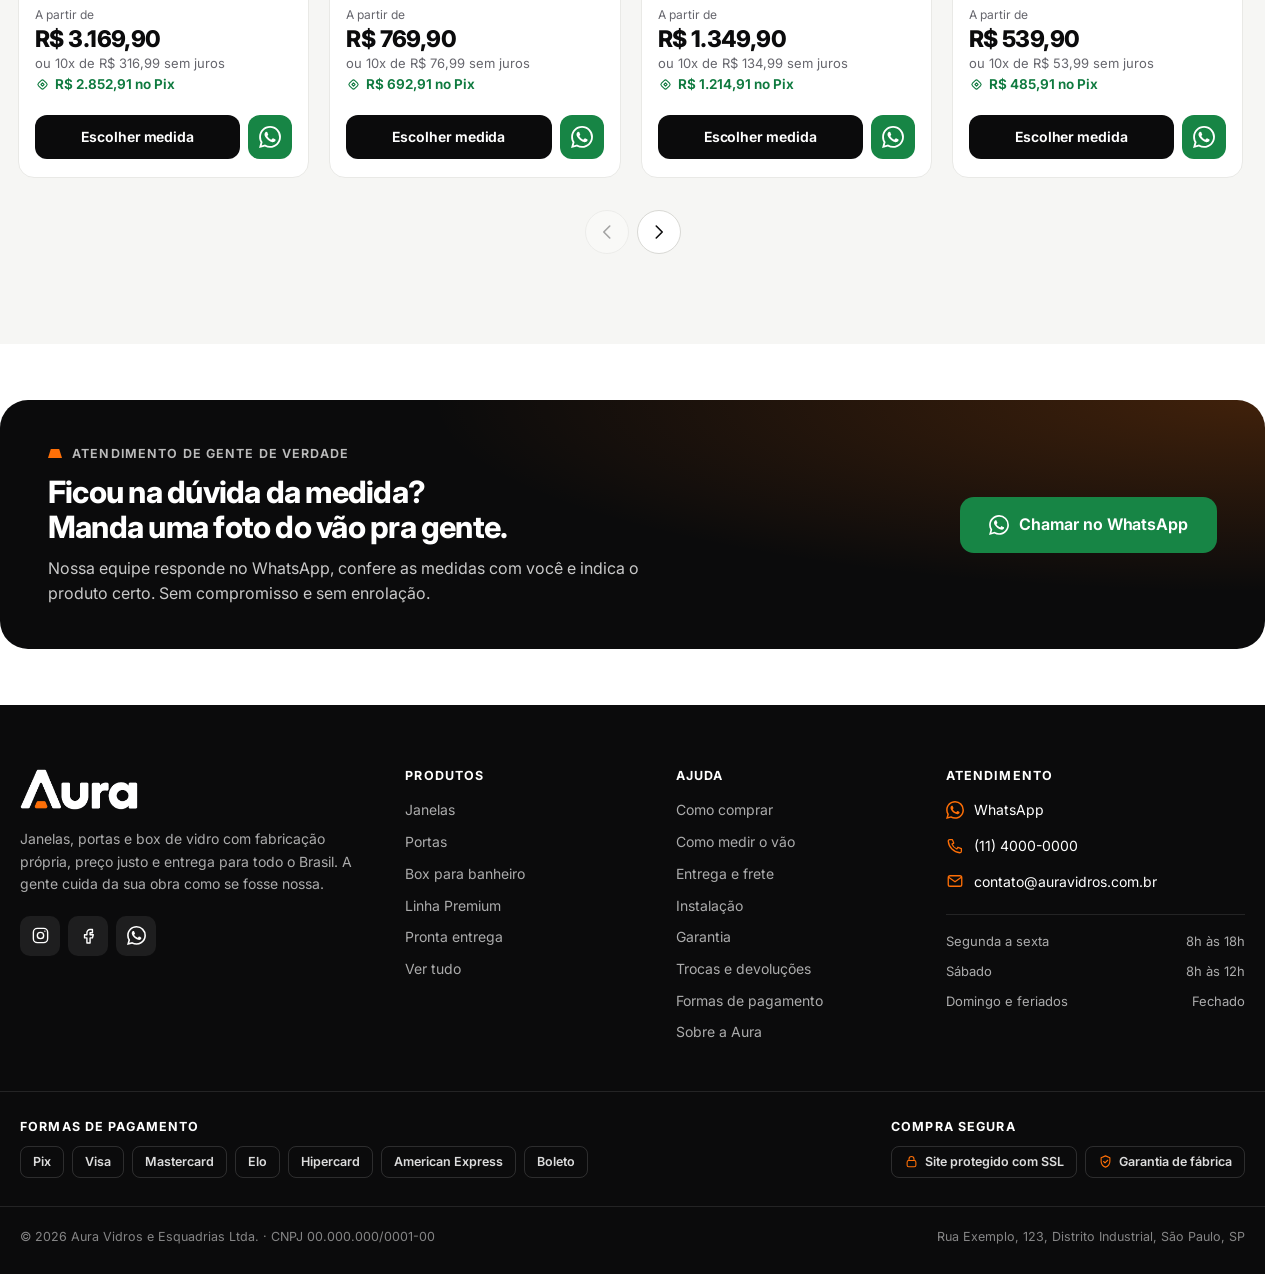
<file: carrinho.html>
<!doctype html>
<html lang="pt-BR">
<head>
  <meta charset="utf-8">
  <meta name="viewport" content="width=device-width, initial-scale=1">
  <title>Carrinho | Aura</title>
  <meta name="description" content="Revise os itens, calcule o frete pelo CEP e envie o seu pedido pelo WhatsApp. A equipe da Aura confirma prazo e pagamento com você.">
  <meta name="robots" content="noindex, follow">
  <meta name="theme-color" content="#0b0b0c">
  <link rel="icon" type="image/png" sizes="48x48" href="assets/img/favicon-48.png">
  <link rel="icon" type="image/png" sizes="512x512" href="assets/img/favicon.png">
  <link rel="apple-touch-icon" href="assets/img/apple-touch-icon.png">
  <meta property="og:type" content="website">
  <meta property="og:locale" content="pt_BR">
  <meta property="og:site_name" content="Aura">
  <meta property="og:title" content="Carrinho | Aura">
  <meta property="og:description" content="Monte o seu pedido, veja o desconto por volume na hora e finalize pelo WhatsApp com gente de verdade.">
  <meta property="og:image" content="https://auravidros.com.br/assets/img/og-image.jpg">
  <meta property="og:image:width" content="1200">
  <meta property="og:image:height" content="630">
  <meta property="og:image:alt" content="Aura: janelas, portas e box de vidro">
  <meta name="twitter:card" content="summary_large_image">
  <link rel="preconnect" href="https://fonts.googleapis.com">
  <link rel="preconnect" href="https://fonts.gstatic.com" crossorigin>
  <link rel="stylesheet" href="https://fonts.googleapis.com/css2?family=Inter:wght@400..800&display=swap">
  <link rel="stylesheet" href="assets/css/styles.css">
  <link rel="stylesheet" href="assets/css/paginas/carrinho.css">
  <script defer src="assets/js/config.js"></script>
  <script defer src="assets/js/produtos.js"></script>
  <script defer src="assets/js/core.js"></script>
  <script defer src="assets/js/ui.js"></script>
  <script defer src="assets/js/paginas/carrinho.js"></script>
</head>
<body data-pagina="carrinho">
  <a class="pular-conteudo" href="#conteudo">Pular para o conteúdo</a>
  <div id="aura-header"></div>

  <main id="conteudo">

    <div class="container">
      <nav class="migalhas" aria-label="Você está aqui">
        <ol>
          <li><a href="index.html">Início</a></li>
          <li><span aria-current="page">Carrinho</span></li>
        </ol>
      </nav>
    </div>

    <!-- TOPO: título, texto de apoio e etapas (muda conforme o estado: cheio, vazio ou pedido pronto) -->
    <header class="container carrinho-topo" data-topo>
      <div class="carrinho-topo__texto">
        <span class="carrinho-topo__check" data-topo-check hidden></span>
        <span class="eyebrow"><i class="tz"></i><span data-topo-eyebrow>Seu pedido</span></span>
        <h1 id="titulo-pagina" tabindex="-1" data-topo-titulo>Seu carrinho</h1>
        <p class="carrinho-topo__lead" data-topo-lead>Confira os itens, preencha seus dados e mande o pedido pelo WhatsApp. Nossa equipe confirma frete, prazo e pagamento com você antes de qualquer cobrança.</p>
      </div>
      <ol class="etapas" aria-label="Etapas do pedido" data-etapas>
        <li class="etapa is-atual" aria-current="step">
          <span class="etapa__num" data-icone="check" aria-hidden="true"><b>1</b></span>
          <span class="etapa__txt">Carrinho<span class="sr-only" data-etapa-status></span></span>
        </li>
        <li class="etapa">
          <span class="etapa__num" data-icone="check" aria-hidden="true"><b>2</b></span>
          <span class="etapa__txt">Seus dados<span class="sr-only" data-etapa-status></span></span>
        </li>
        <li class="etapa">
          <span class="etapa__num" data-icone="check" aria-hidden="true"><b>3</b></span>
          <span class="etapa__txt">Enviar no WhatsApp<span class="sr-only" data-etapa-status></span></span>
        </li>
      </ol>
    </header>

    <noscript>
      <div class="container carrinho-noscript">
        <p class="aviso-box aviso-box--atencao">Para ver o carrinho e enviar o pedido, ative o JavaScript do navegador.</p>
      </div>
    </noscript>

    <!-- CARRINHO COM ITENS -->
    <div class="container carrinho" data-vista="cheio" hidden>
      <!-- aparece só quando o navegador bloqueia os dados salvos (preenchido pelo carrinho.js) -->
      <div class="aviso-box aviso-box--atencao carrinho__aviso" data-aviso-armazenamento role="status" hidden></div>
      <div class="carrinho__grid">

        <!-- itens -->
        <section class="carrinho__bloco carrinho__itens" id="itens" aria-labelledby="titulo-itens">
          <div class="carrinho__cabeca">
            <h2 id="titulo-itens" tabindex="-1">Itens do pedido <span data-qtd-itens></span></h2>
          </div>
          <div class="carrinho__volume" data-volume aria-live="polite"></div>
          <ul class="itens" data-itens></ul>
          <div class="itens__rodape">
            <a class="btn btn--ghost btn--sm itens__continuar" href="catalogo.html" data-icone="left">Continuar comprando</a>
            <button type="button" class="btn btn--ghost btn--sm itens__esvaziar" data-esvaziar data-icone="trash">Esvaziar carrinho</button>
          </div>
        </section>

        <!-- resumo -->
        <aside class="carrinho__lateral" aria-labelledby="titulo-resumo" data-lateral>
          <div class="resumo">
            <h2 id="titulo-resumo" class="resumo__titulo">Resumo do pedido</h2>
            <dl class="totais resumo__totais" data-totais></dl>
            <p class="resumo__parcela" data-parcela></p>
            <div class="resumo__notas" data-frete-info></div>
            <form class="resumo__cep" data-cep-resumo novalidate>
              <label for="resumo-cep">Calcule o frete</label>
              <div class="resumo__cep-linha">
                <input class="input" id="resumo-cep" name="resumo-cep" type="text" inputmode="numeric" autocomplete="postal-code" placeholder="00000-000" aria-describedby="resumo-cep-ajuda">
                <button type="submit" class="btn btn--outline">Calcular</button>
              </div>
              <p class="campo__ajuda" id="resumo-cep-ajuda" aria-live="polite">Estimativa por região. O valor final a gente confirma no WhatsApp.</p>
            </form>
            <a class="btn btn--accent btn--lg btn--block" href="#finalizar" data-ir-finalizar>Finalizar pedido <span data-icone="arrow"></span></a>
            <ul class="resumo__confianca">
              <li><span class="resumo__confianca-icone" data-icone="lock"></span><div><strong>Compra segura</strong><span>Você só paga depois que a nossa equipe confirmar tudo com você.</span></div></li>
              <li><span class="resumo__confianca-icone resumo__confianca-icone--wa" data-icone="whatsapp"></span><div><strong>Atendimento humano no WhatsApp</strong><span>Gente de verdade confere medidas, frete e prazo junto com você.</span></div></li>
            </ul>
          </div>
        </aside>

        <!-- finalização -->
        <section class="carrinho__bloco checkout" id="finalizar" aria-labelledby="titulo-finalizar">
          <div class="checkout__cabeca">
            <span class="eyebrow"><i class="tz"></i>Finalização</span>
            <h2 id="titulo-finalizar">Finalize seu pedido</h2>
            <p>Leva menos de um minuto. Você confere tudo, toca em enviar e o pedido chega prontinho no nosso WhatsApp.</p>
          </div>

          <form class="checkout__form" data-checkout novalidate>
            <div class="aviso-box aviso-box--erro checkout__erros" data-erros role="alert" hidden></div>
            <p class="checkout__obrig-nota">Campos com <span class="campo__obrig" aria-hidden="true">*</span> são obrigatórios.</p>

            <!-- dados -->
            <fieldset class="checkout__grupo">
              <legend class="checkout__legenda"><span class="checkout__legenda-icone" data-icone="users"></span>Seus dados</legend>
              <div class="checkout__campos">
                <div class="campo campo--nome">
                  <label for="f-nome">Nome completo <span class="campo__obrig" aria-hidden="true">*</span></label>
                  <input class="input" id="f-nome" name="nome" type="text" autocomplete="name" maxlength="120" required>
                  <p class="campo__erro" id="f-nome-erro" hidden></p>
                </div>
                <div class="campo campo--telefone">
                  <label for="f-telefone">WhatsApp <span class="campo__obrig" aria-hidden="true">*</span></label>
                  <input class="input" id="f-telefone" name="telefone" type="tel" inputmode="tel" autocomplete="tel-national" placeholder="(11) 99999-9999" required aria-describedby="f-telefone-ajuda">
                  <p class="campo__ajuda" id="f-telefone-ajuda">Com DDD. É por ele que a gente confirma o pedido.</p>
                  <p class="campo__erro" id="f-telefone-erro" hidden></p>
                </div>
              </div>
            </fieldset>

            <!-- recebimento -->
            <fieldset class="checkout__grupo">
              <legend class="checkout__legenda"><span class="checkout__legenda-icone" data-icone="box"></span>Como você quer receber</legend>
              <div class="opcoes opcoes--entrega">
                <label class="opcao-card">
                  <input type="radio" name="entrega" value="entrega" checked>
                  <span class="opcao-card__txt"><strong>Entrega no endereço</strong><small>Enviamos com seguro. O frete aparece assim que você informa o CEP.</small></span>
                  <span class="opcao-card__icone" data-icone="truck"></span>
                </label>
                <label class="opcao-card" data-opcao-retirada>
                  <input type="radio" name="entrega" value="retirada">
                  <span class="opcao-card__txt"><strong>Retirar na loja</strong><small data-retirada-resumo>Sem custo de frete.</small></span>
                  <span class="opcao-card__icone" data-icone="store"></span>
                </label>
              </div>

              <div class="checkout__campos checkout__endereco" data-endereco>
                <div class="campo campo--cep">
                  <label for="f-cep">CEP <span class="campo__obrig" aria-hidden="true">*</span></label>
                  <input class="input" id="f-cep" name="cep" type="text" inputmode="numeric" autocomplete="postal-code" placeholder="00000-000" required aria-describedby="f-cep-status">
                  <p class="campo__ajuda" id="f-cep-status" aria-live="polite">A gente completa o endereço.</p>
                  <p class="campo__erro" id="f-cep-erro" hidden></p>
                </div>
                <div class="campo campo--endereco">
                  <label for="f-endereco">Endereço <span class="campo__obrig" aria-hidden="true">*</span></label>
                  <input class="input" id="f-endereco" name="endereco" type="text" autocomplete="address-line1" maxlength="150" placeholder="Rua, avenida, travessa..." required>
                  <p class="campo__erro" id="f-endereco-erro" hidden></p>
                </div>
                <div class="campo campo--numero">
                  <label for="f-numero">Número <span class="campo__obrig" aria-hidden="true">*</span></label>
                  <input class="input" id="f-numero" name="numero" type="text" maxlength="20" required>
                  <p class="campo__erro" id="f-numero-erro" hidden></p>
                </div>
                <div class="campo campo--complemento">
                  <label for="f-complemento">Complemento <span class="campo__opcional">(opcional)</span></label>
                  <input class="input" id="f-complemento" name="complemento" type="text" autocomplete="address-line2" maxlength="80" placeholder="Apto, bloco, casa 2...">
                </div>
                <div class="campo campo--bairro">
                  <label for="f-bairro">Bairro <span class="campo__obrig" aria-hidden="true">*</span></label>
                  <input class="input" id="f-bairro" name="bairro" type="text" autocomplete="address-level3" maxlength="80" required>
                  <p class="campo__erro" id="f-bairro-erro" hidden></p>
                </div>
                <div class="campo campo--cidade">
                  <label for="f-cidade">Cidade <span class="campo__obrig" aria-hidden="true">*</span></label>
                  <input class="input" id="f-cidade" name="cidade" type="text" autocomplete="address-level2" maxlength="80" required>
                  <p class="campo__erro" id="f-cidade-erro" hidden></p>
                </div>
                <div class="campo campo--uf">
                  <label for="f-uf">Estado <span class="campo__obrig" aria-hidden="true">*</span></label>
                  <select class="select" id="f-uf" name="uf" autocomplete="address-level1" required>
                    <option value="">UF</option>
                  </select>
                  <p class="campo__erro" id="f-uf-erro" hidden></p>
                </div>
              </div>

              <div class="aviso-box checkout__retirada" data-retirada-info data-icone="pin" hidden>
                <div>
                  <strong>Endereço para retirada</strong>
                  <p data-retirada-endereco></p>
                  <p data-retirada-prazo></p>
                  <p class="checkout__retirada-horario" data-retirada-horario></p>
                </div>
              </div>
            </fieldset>

            <!-- pagamento -->
            <fieldset class="checkout__grupo">
              <legend class="checkout__legenda"><span class="checkout__legenda-icone" data-icone="shield"></span>Forma de pagamento</legend>
              <p class="checkout__ajuda">Você só paga depois que a nossa equipe confirmar o pedido com você.</p>
              <div class="opcoes opcoes--pagamento" data-pagamentos></div>
            </fieldset>

            <!-- observações e privacidade -->
            <div class="checkout__grupo checkout__grupo--final">
              <div class="campo">
                <label for="f-obs">Observações <span class="campo__opcional">(opcional)</span></label>
                <textarea class="textarea" id="f-obs" name="observacoes" rows="3" maxlength="600" placeholder="Ex.: preciso receber até o dia 20, portão azul, ligar antes" aria-describedby="f-obs-ajuda"></textarea>
                <p class="campo__ajuda" id="f-obs-ajuda">Qualquer detalhe que ajude a gente a te atender melhor.</p>
              </div>
              <div class="checkout__privacidade-bloco">
                <label class="check"><input type="checkbox" name="lembrar"><span>Lembrar meus dados neste aparelho</span></label>
                <p class="checkout__privacidade" data-icone="lock"><span data-privacidade-txt>Seus dados vão só na mensagem do WhatsApp. Com a opção marcada, eles ficam salvos apenas neste aparelho para agilizar a próxima compra.</span></p>
              </div>
            </div>

            <!-- envio -->
            <div class="checkout__envio">
              <dl class="totais checkout__total" data-total-envio></dl>
              <button type="submit" class="btn btn--wa btn--lg btn--block" data-enviar data-icone="whatsapp">Enviar pedido pelo WhatsApp</button>
              <p class="checkout__nota">O WhatsApp abre com o pedido completo. É só tocar em enviar. Nada é cobrado agora.</p>
              <details class="previa" data-previa-box>
                <summary data-icone="eye">Ver prévia da mensagem<span class="previa__seta" data-icone="down"></span></summary>
                <div class="previa__corpo">
                  <p class="previa__aviso">É exatamente este texto que vai para o nosso WhatsApp. Ele se atualiza enquanto você preenche.</p>
                  <div class="previa__bolha"><pre class="previa__texto" data-previa tabindex="0" aria-label="Prévia da mensagem do pedido"></pre></div>
                </div>
              </details>
            </div>
          </form>
        </section>

      </div>
    </div>

    <!-- CARRINHO VAZIO (montado pelo carrinho.js) -->
    <div class="carrinho-vazio" data-vista="vazio" hidden></div>

    <!-- PEDIDO PRONTO (montado pelo carrinho.js) -->
    <div class="container carrinho-sucesso" data-vista="sucesso" hidden></div>

    <!-- barra fixa no celular com o total e o atalho para finalizar -->
    <div class="barra-carrinho" data-barra>
      <div class="barra-carrinho__valores">
        <small>Total do pedido</small>
        <strong data-barra-total></strong>
        <span class="barra-carrinho__pix" data-barra-pix></span>
      </div>
      <a class="btn btn--accent" href="#finalizar" data-ir-finalizar>Finalizar pedido</a>
    </div>

    <p class="sr-only" aria-live="polite" data-anuncio></p>
  </main>

  <div id="aura-footer"></div>
</body>
</html>
</file>
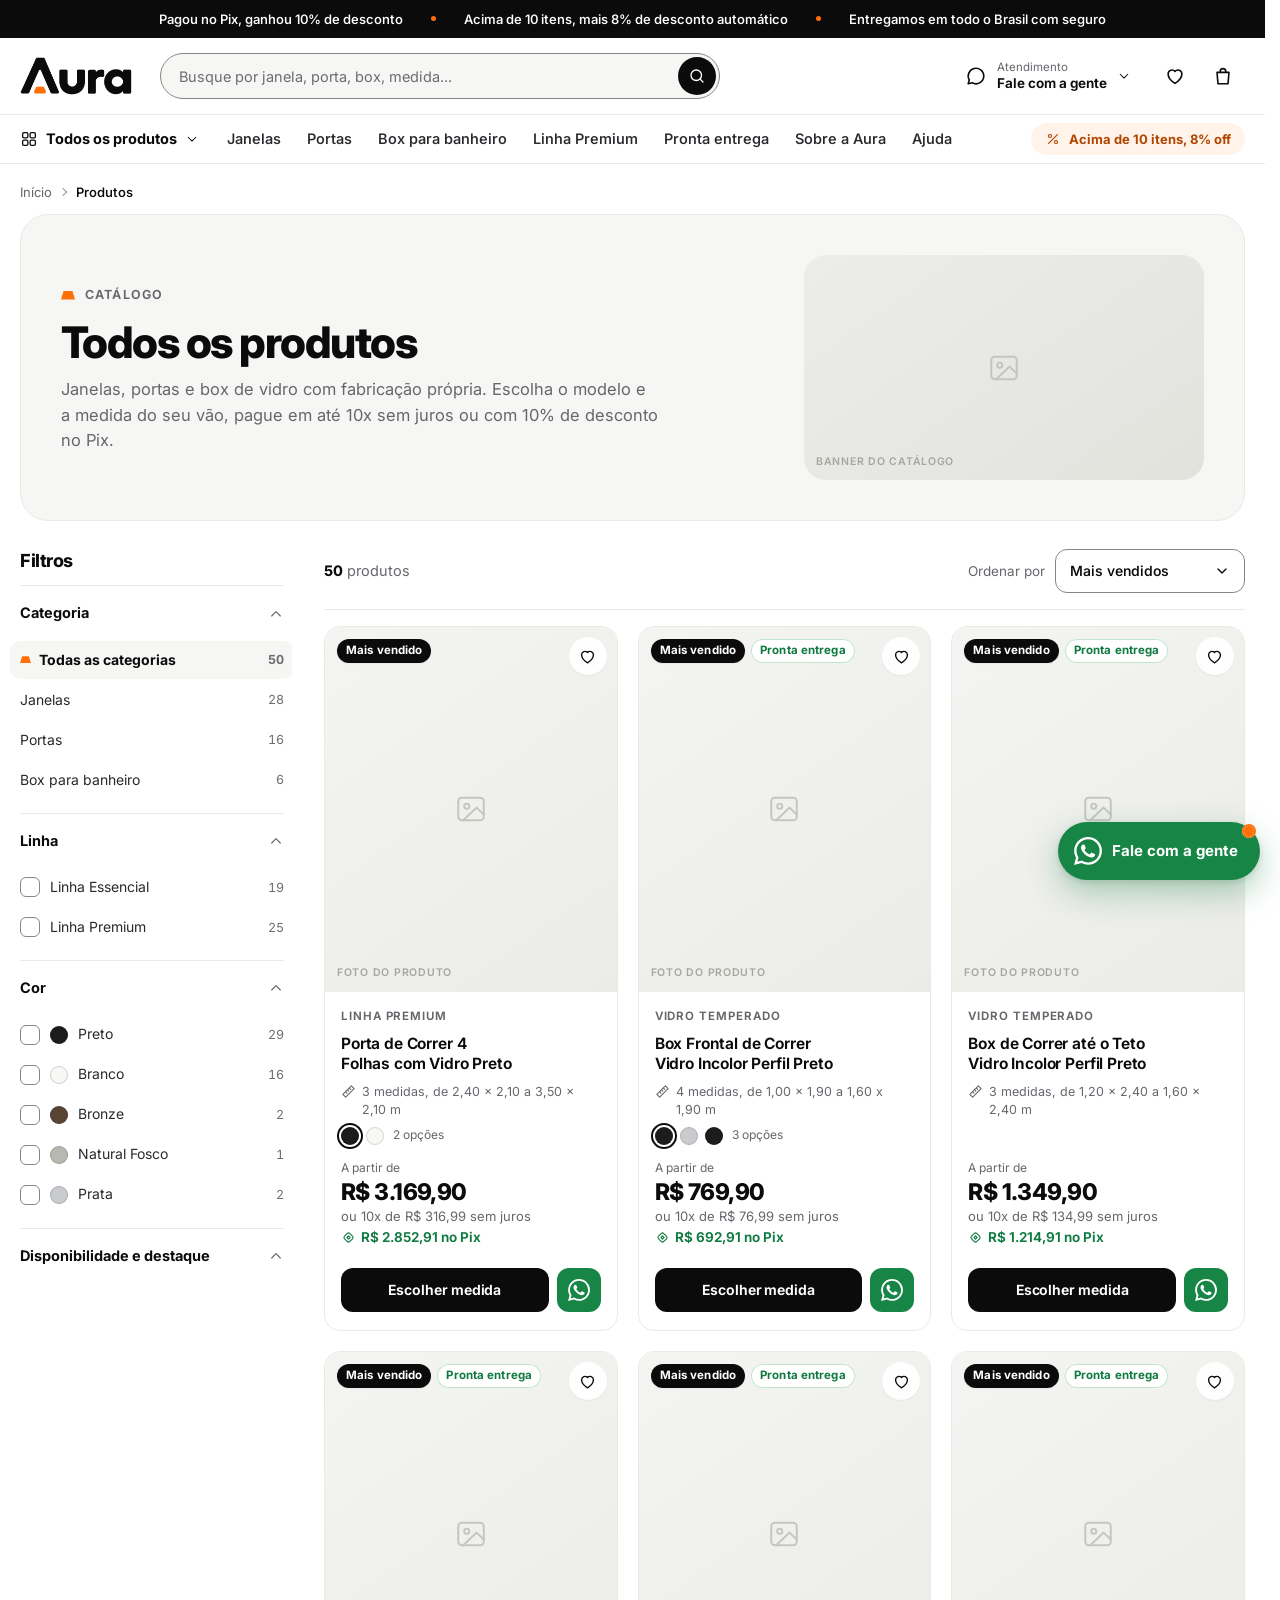
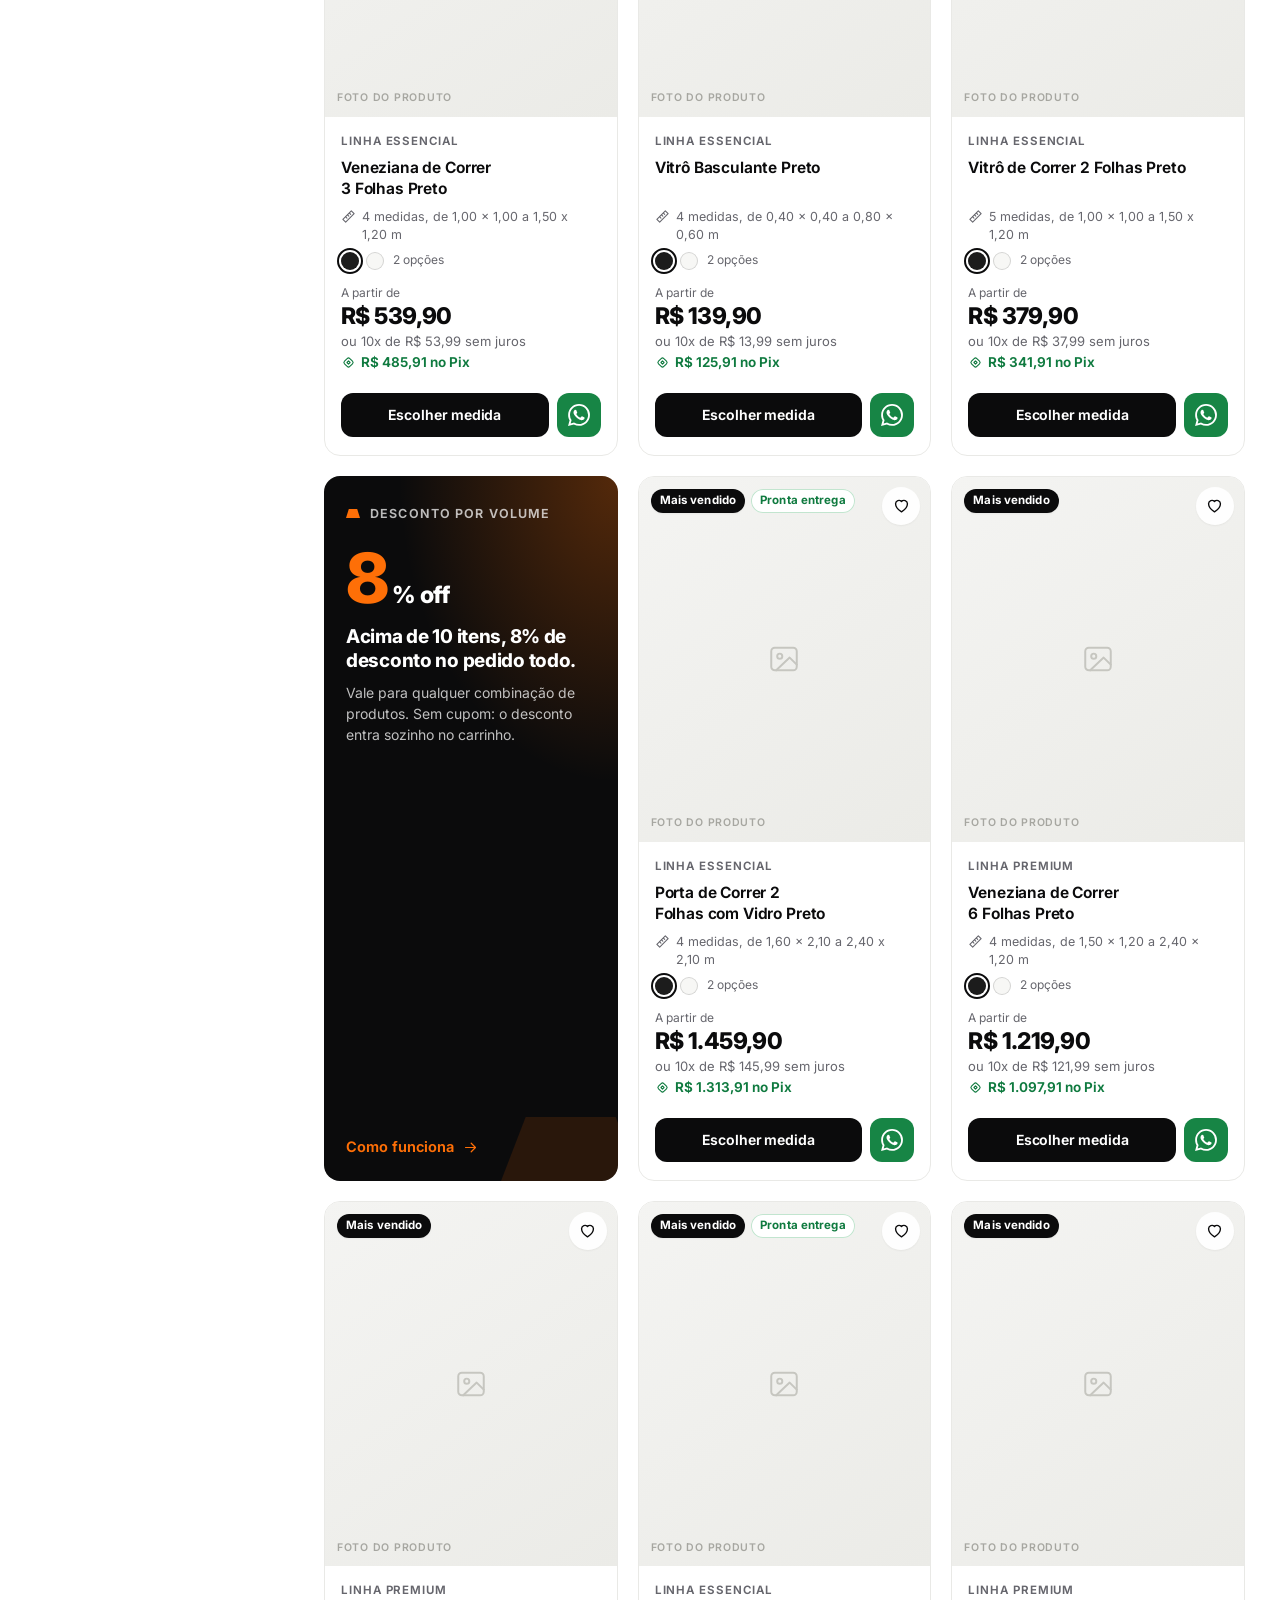
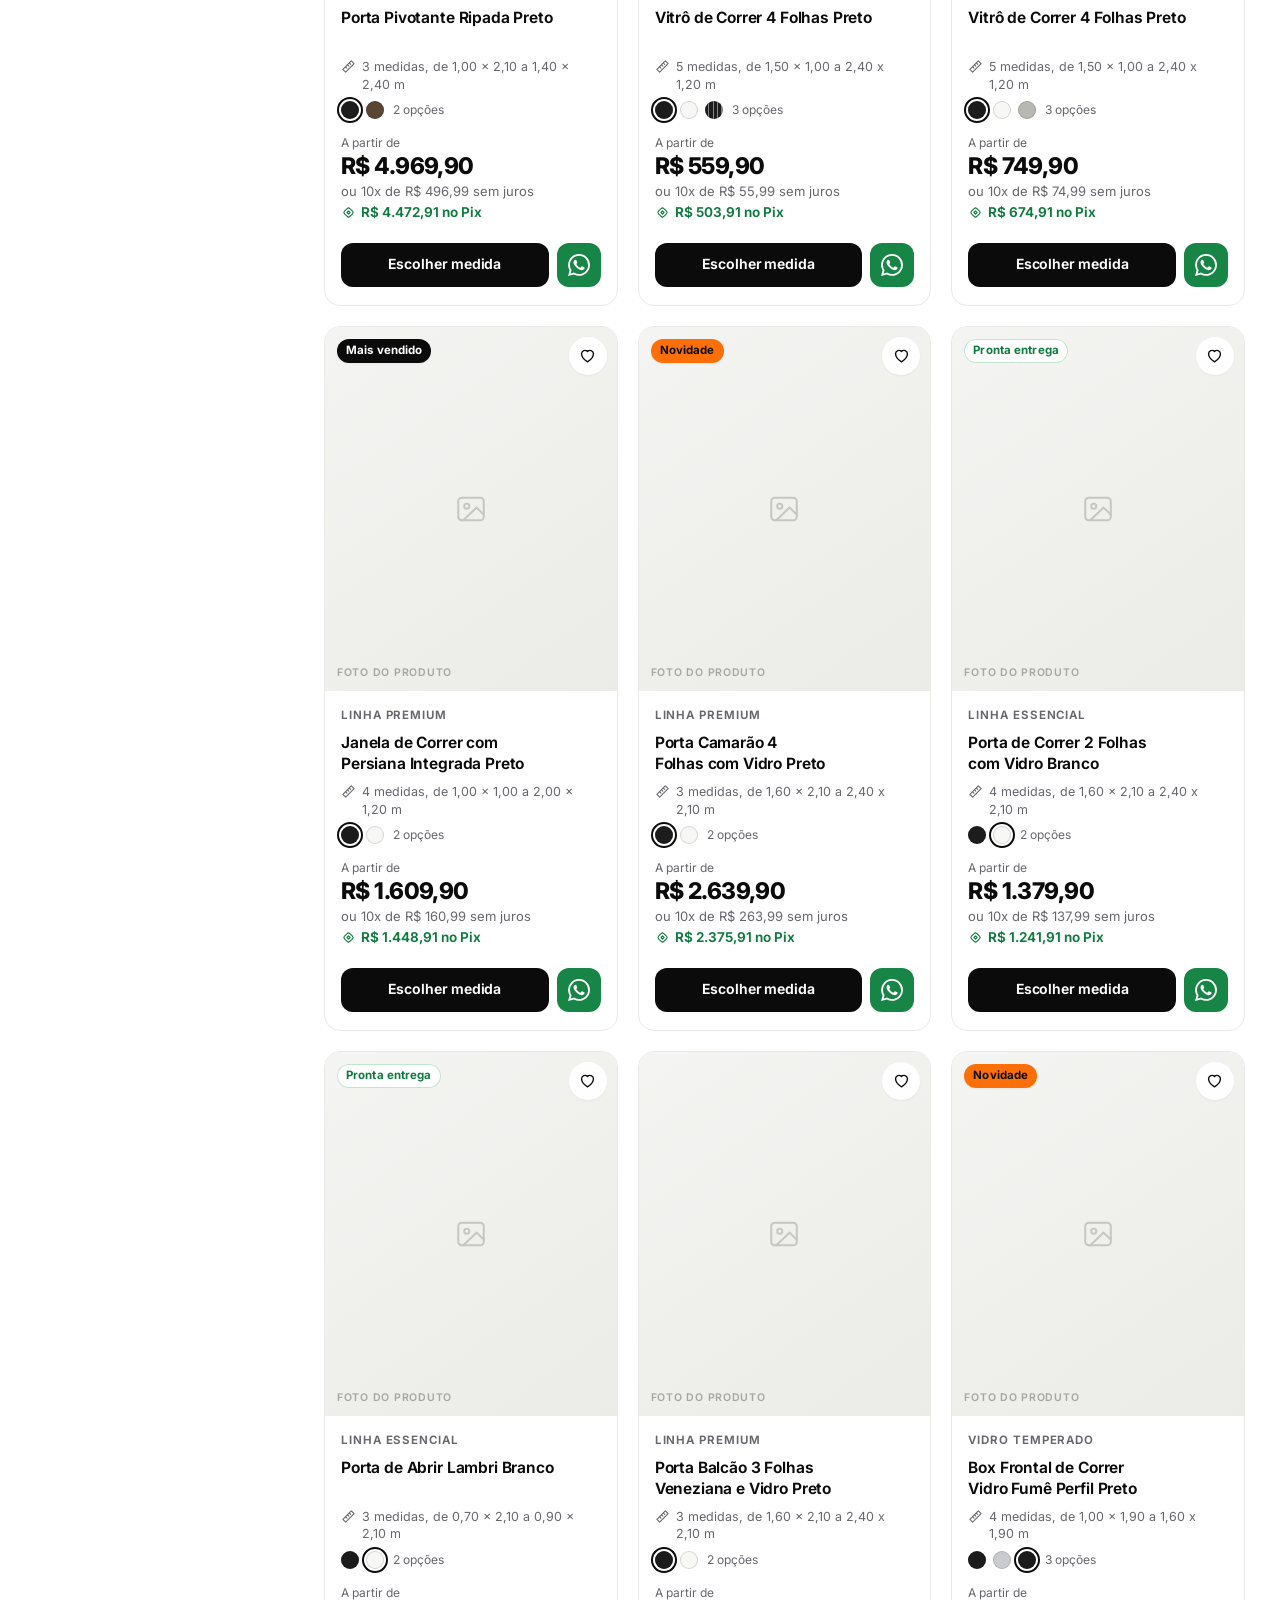
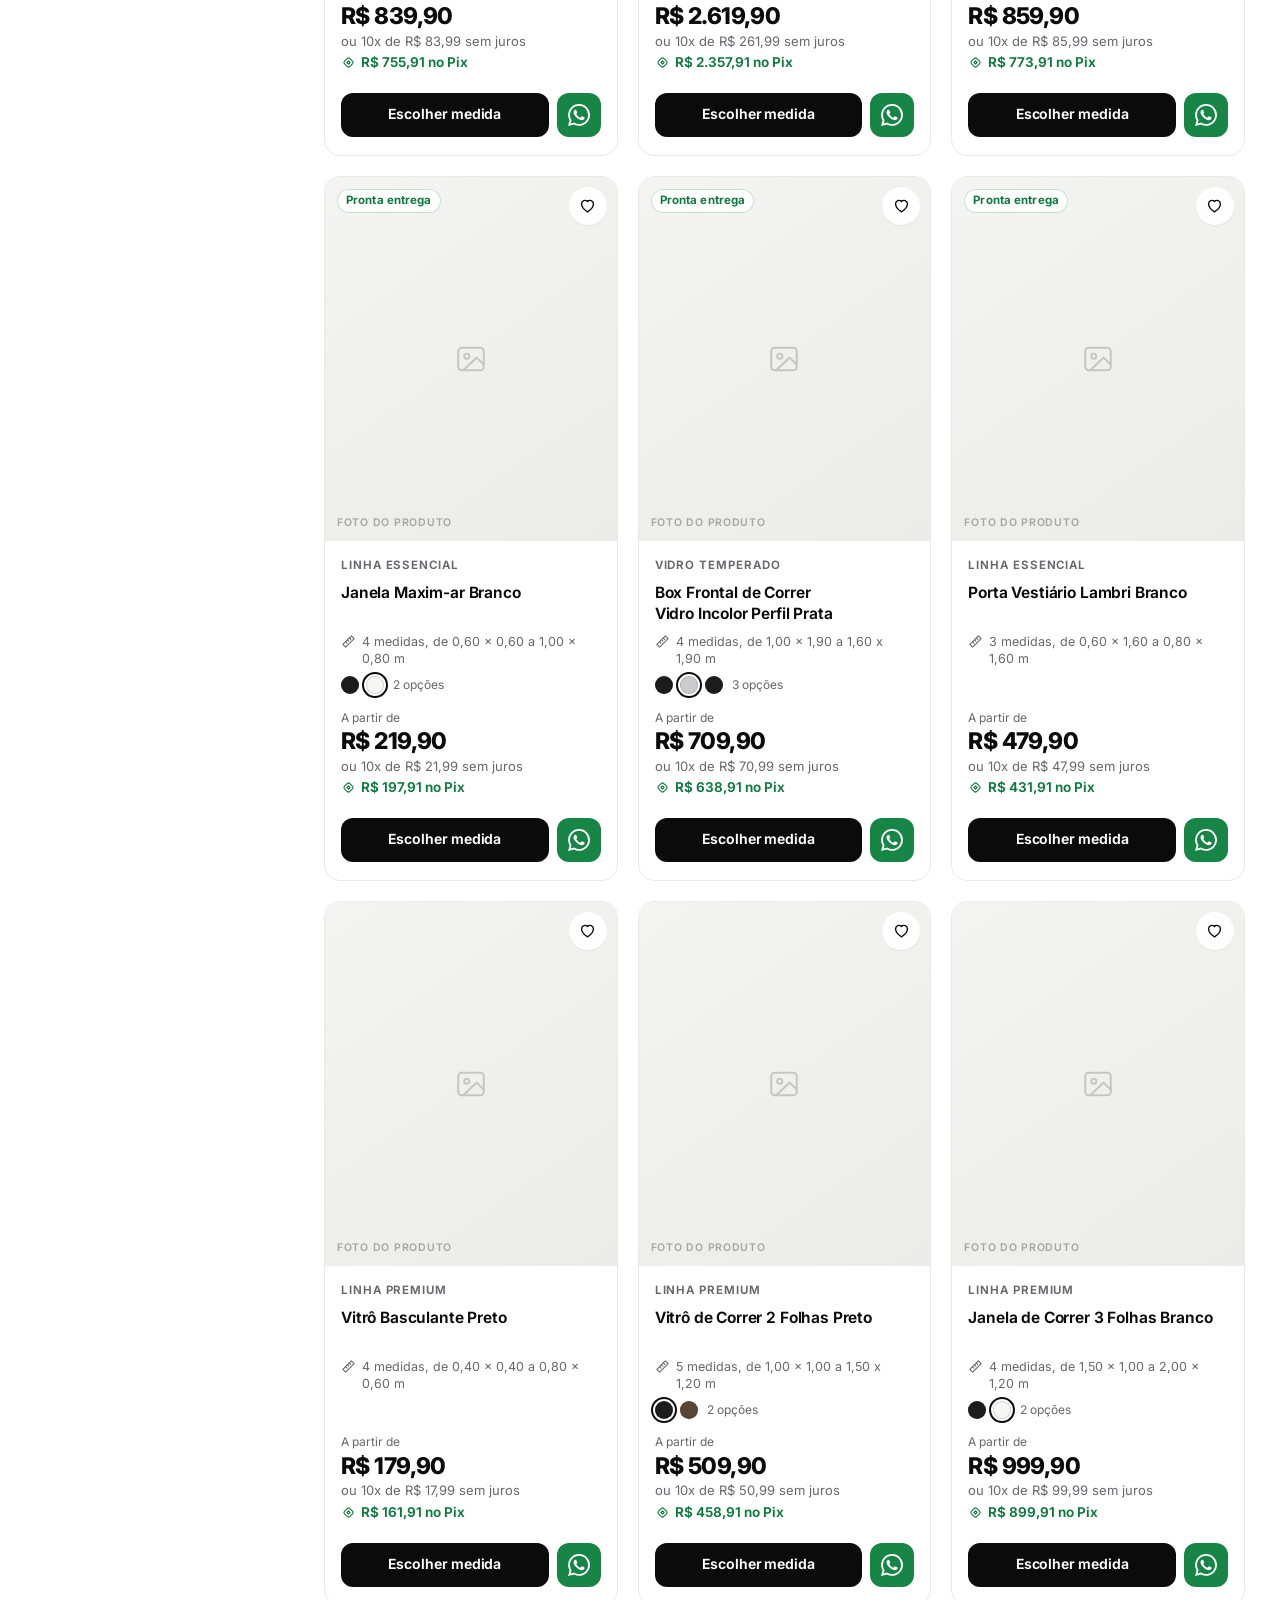
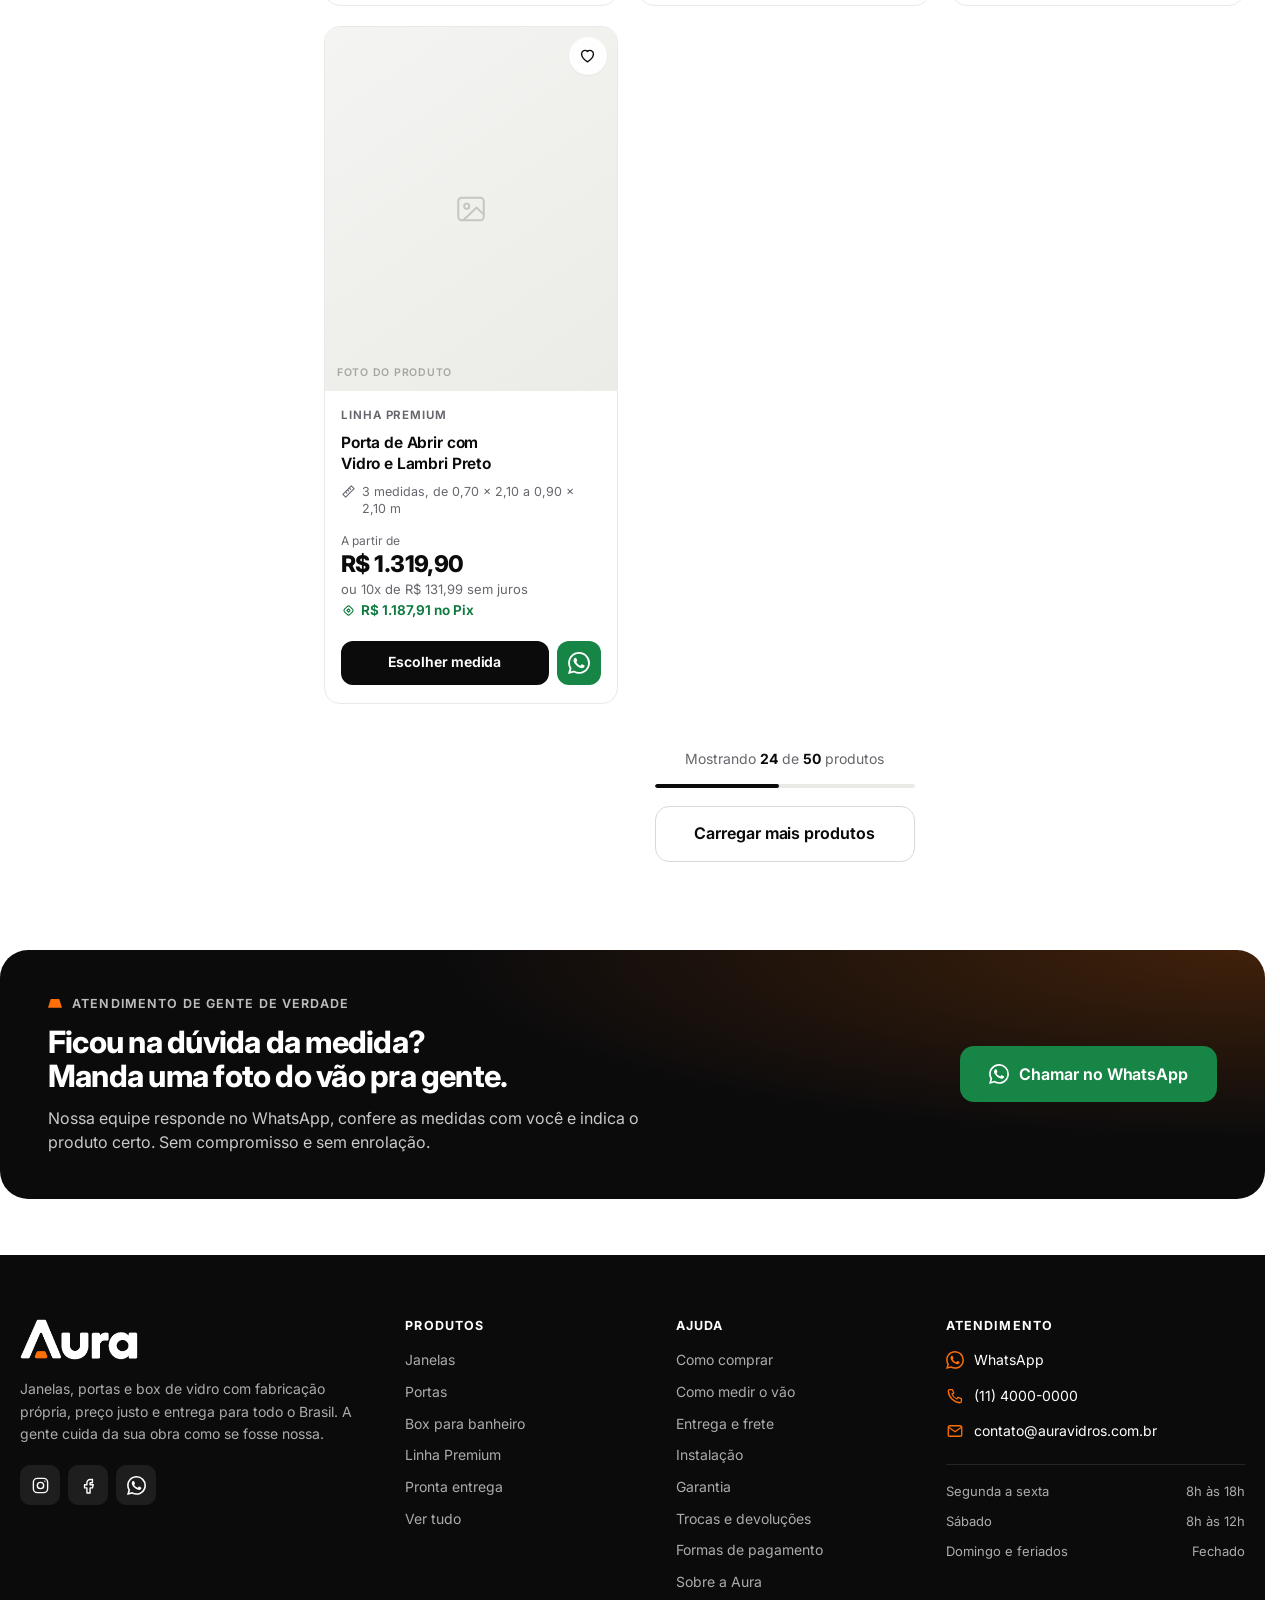
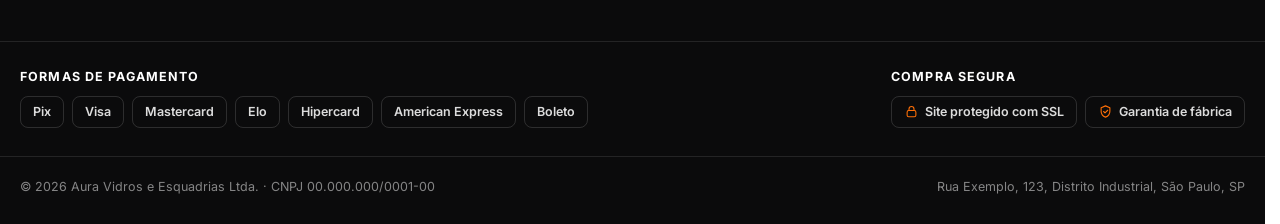
<file: catalogo.html>
<!doctype html>
<html lang="pt-BR">
<head>
  <meta charset="utf-8">
  <meta name="viewport" content="width=device-width, initial-scale=1">
  <title>Produtos | Aura</title>
  <meta name="description" content="Janelas, portas e box de vidro com fabricação própria. Filtre por categoria, linha, cor e preço, escolha a medida do seu vão e finalize o pedido pelo WhatsApp.">
  <meta name="theme-color" content="#0b0b0c">
  <link rel="icon" type="image/png" sizes="48x48" href="assets/img/favicon-48.png">
  <link rel="icon" type="image/png" sizes="512x512" href="assets/img/favicon.png">
  <link rel="apple-touch-icon" href="assets/img/apple-touch-icon.png">
  <meta property="og:type" content="website">
  <meta property="og:locale" content="pt_BR">
  <meta property="og:site_name" content="Aura">
  <meta property="og:title" content="Produtos | Aura">
  <meta property="og:description" content="Janelas, portas e box de vidro prontos para instalar. Escolha o modelo e a medida, a gente entrega em todo o Brasil.">
  <meta property="og:image" content="https://auravidros.com.br/assets/img/og-image.jpg">
  <meta property="og:image:width" content="1200">
  <meta property="og:image:height" content="630">
  <meta property="og:image:alt" content="Aura: janelas, portas e box de vidro">
  <meta name="twitter:card" content="summary_large_image">
  <link rel="preconnect" href="https://fonts.googleapis.com">
  <link rel="preconnect" href="https://fonts.gstatic.com" crossorigin>
  <link rel="stylesheet" href="https://fonts.googleapis.com/css2?family=Inter:wght@400..800&display=swap">
  <link rel="stylesheet" href="assets/css/styles.css">
  <link rel="stylesheet" href="assets/css/paginas/catalogo.css">
  <script defer src="assets/js/config.js"></script>
  <script defer src="assets/js/produtos.js"></script>
  <script defer src="assets/js/core.js"></script>
  <script defer src="assets/js/ui.js"></script>
  <script defer src="assets/js/paginas/catalogo.js"></script>
</head>
<body data-pagina="catalogo">
  <a class="pular-conteudo" href="#conteudo">Pular para o conteúdo</a>
  <div id="aura-header"></div>

  <main id="conteudo">

    <!-- MIGALHAS -->
    <div class="container">
      <nav class="migalhas" aria-label="Você está aqui">
        <ol data-migalhas>
          <li><a href="index.html">Início</a></li>
          <li><span aria-current="page">Produtos</span></li>
        </ol>
      </nav>
    </div>

    <!-- TOPO DA LISTAGEM -->
    <section class="pagina-topo catalogo-topo" aria-labelledby="catalogo-titulo">
      <div class="container">
        <div class="catalogo-topo__painel" data-topo-painel>
          <div class="catalogo-topo__texto">
            <span class="eyebrow"><i class="tz"></i><span data-eyebrow>Catálogo</span></span>
            <h1 id="catalogo-titulo" data-titulo>Todos os produtos</h1>
            <p data-descricao>Janelas, portas e box de vidro com fabricação própria. Escolha o modelo, a medida do seu vão e finalize pelo WhatsApp com a nossa equipe.</p>
            <nav class="catalogo-subs" data-subs aria-label="Tipos de produto" hidden></nav>
          </div>
          <div class="catalogo-topo__visual" data-visual hidden></div>
        </div>
      </div>
    </section>

    <!-- LISTAGEM -->
    <div class="container catalogo" data-catalogo>

      <!-- FILTROS: barra lateral no computador, gaveta no celular -->
      <div class="drawer drawer--esquerda catalogo-filtros" id="filtros">
        <div class="drawer__fundo" data-fechar-drawer></div>
        <aside class="drawer__painel catalogo-filtros__painel" aria-labelledby="filtros-titulo">
          <div class="drawer__topo catalogo-filtros__topo">
            <h2 id="filtros-titulo">Filtros</h2>
            <button type="button" class="catalogo-filtros__limpar" data-limpar-filtros hidden>Limpar tudo</button>
            <button type="button" class="icon-btn catalogo-filtros__fechar" data-fechar-drawer aria-label="Fechar filtros"><span data-icone="x"></span></button>
          </div>
          <div class="drawer__corpo catalogo-filtros__corpo">
            <div data-facetas></div>
            <div class="catalogo-ajuda">
              <span class="catalogo-ajuda__icone" data-icone="ruler"></span>
              <strong>Na dúvida da medida?</strong>
              <p>Manda uma foto do vão com a trena no WhatsApp. A gente confere com você e indica o modelo certo.</p>
              <a class="btn btn--wa btn--sm btn--block" data-whats-link="Oi! Estou no catálogo do site e quero ajuda para escolher a medida certa." href="#" target="_blank" rel="noopener"><span data-icone="whatsapp"></span>Chamar no WhatsApp</a>
            </div>
          </div>
          <div class="drawer__rodape catalogo-filtros__rodape">
            <button type="button" class="btn btn--outline" data-limpar-filtros>Limpar</button>
            <button type="button" class="btn btn--dark" data-fechar-drawer data-ver-produtos>Ver produtos</button>
          </div>
        </aside>
      </div>

      <!-- RESULTADOS -->
      <section class="catalogo__resultados" aria-labelledby="titulo-resultados">
        <h2 class="sr-only" id="titulo-resultados">Produtos encontrados</h2>

        <div class="catalogo-barra">
          <p class="catalogo-barra__contagem" data-contagem tabindex="-1" aria-live="polite"></p>
          <div class="catalogo-barra__acoes">
            <button type="button" class="btn btn--outline catalogo-barra__filtrar" data-abrir-filtros aria-controls="filtros" aria-expanded="false">
              <span data-icone="filter"></span>Filtrar<span class="catalogo-barra__badge" data-filtros-qtd hidden></span>
            </button>
            <div class="catalogo-ordem">
              <label for="catalogo-ordem">Ordenar por</label>
              <select id="catalogo-ordem" class="select" data-ordem></select>
            </div>
          </div>
        </div>

        <div class="catalogo-chips" data-chips hidden></div>

        <div class="grade-produtos catalogo-grade" data-grade></div>

        <div class="catalogo-paginacao" data-paginacao hidden></div>

        <div data-vazio hidden></div>
      </section>

    </div>

  </main>

  <div id="aura-footer"></div>
</body>
</html>
</file>
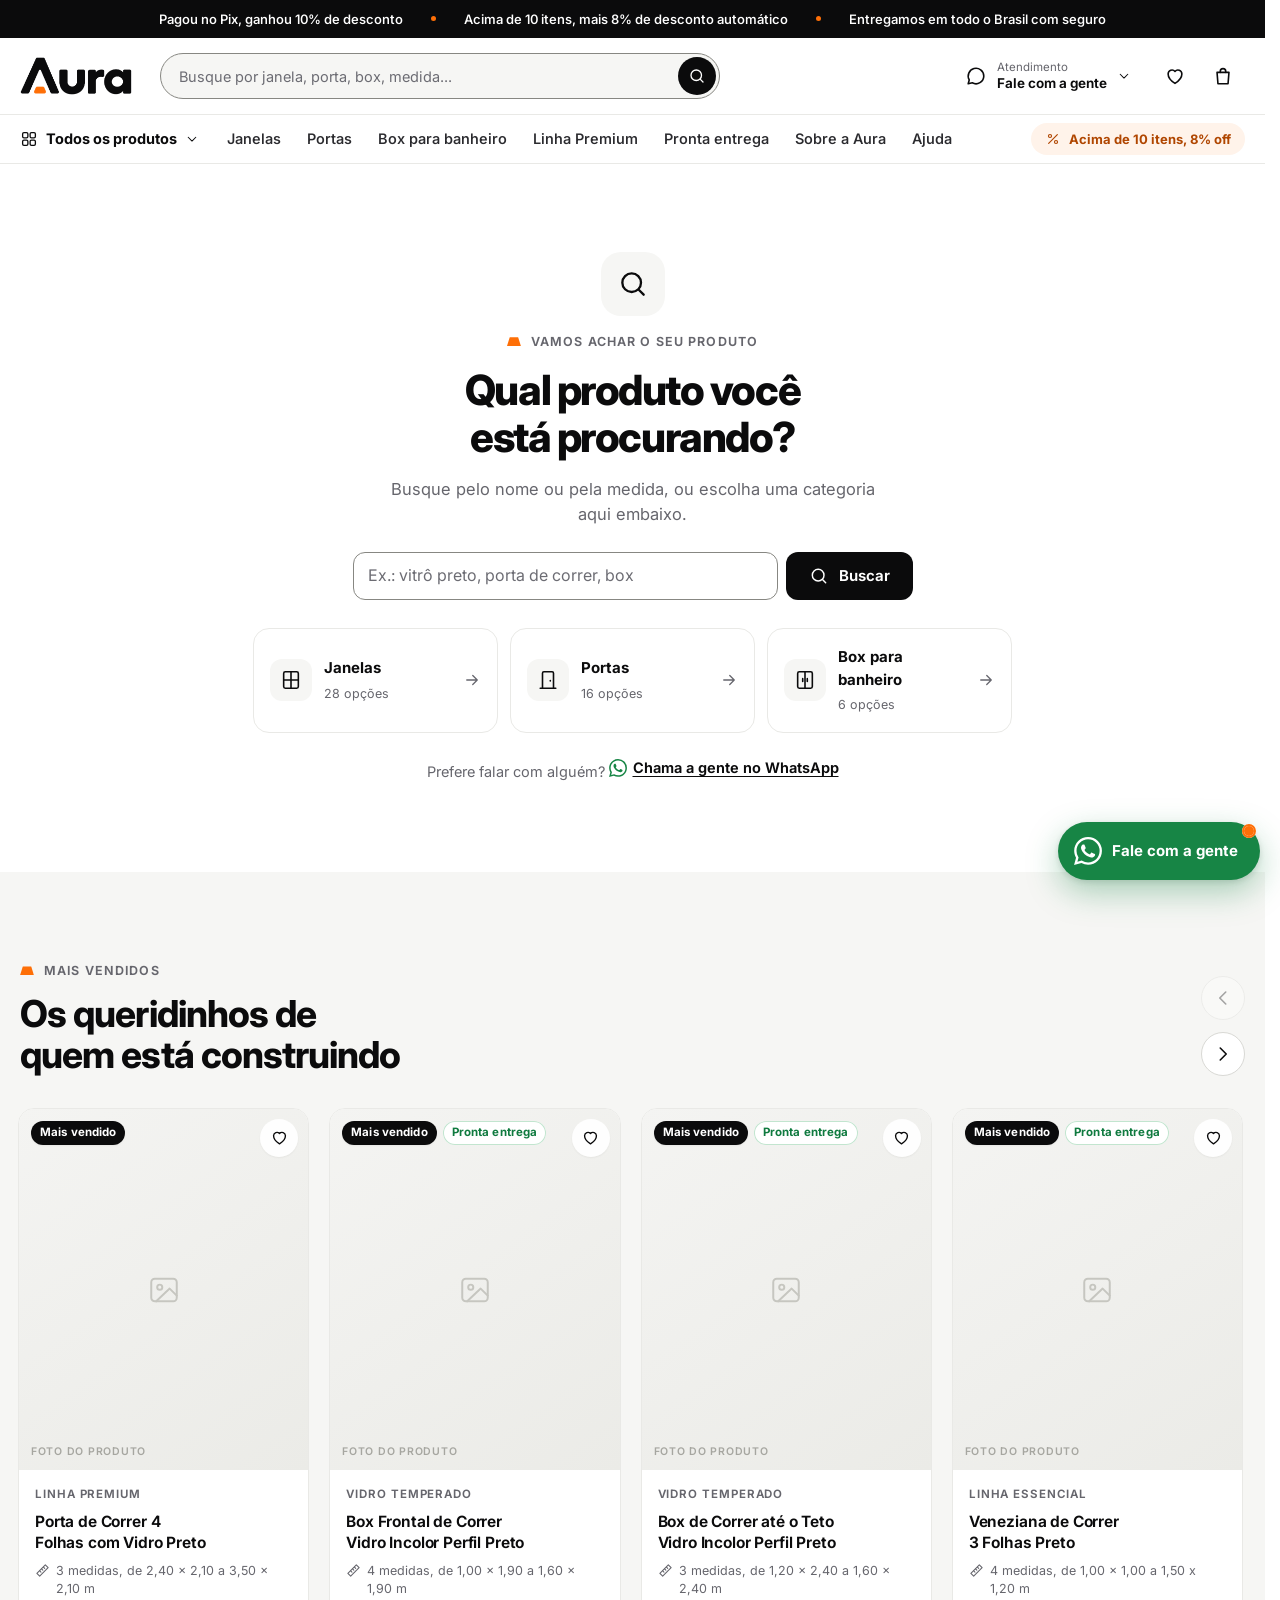
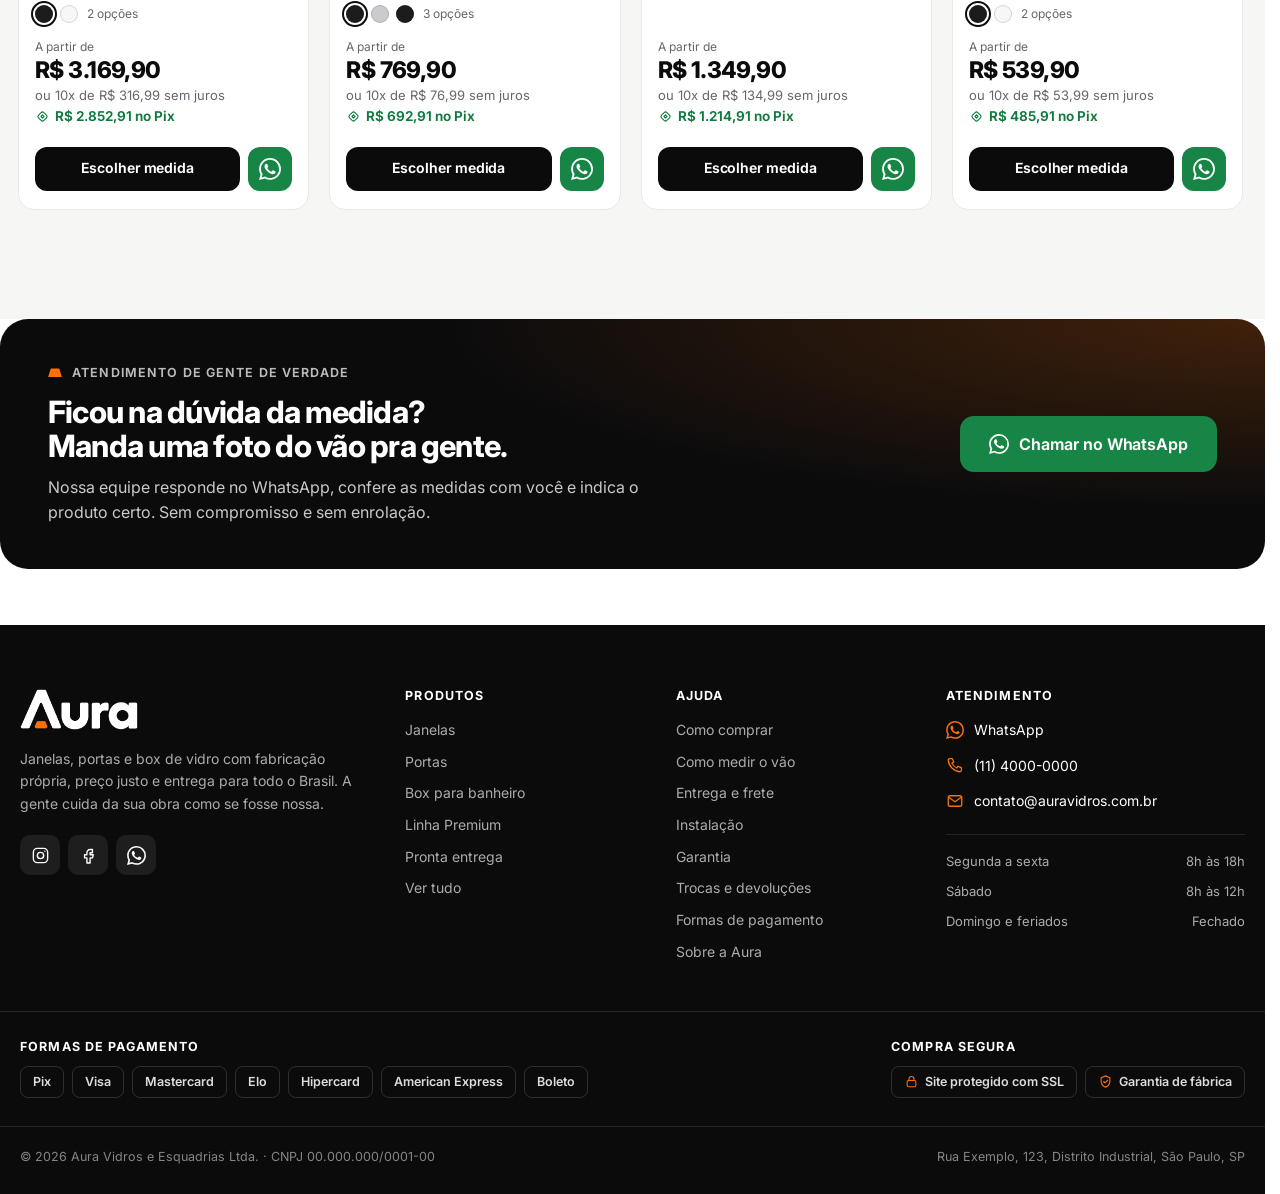
<file: produto.html>
<!doctype html>
<html lang="pt-BR">
<head>
  <meta charset="utf-8">
  <meta name="viewport" content="width=device-width, initial-scale=1">
  <title>Aura | Janelas, portas e box de vidro</title>
  <meta name="description" content="Janelas, portas e box de vidro em medidas prontas, com fabricação própria. Escolha a medida, veja o preço na hora e compre pelo site ou pelo WhatsApp, com entrega em todo o Brasil.">
  <meta name="theme-color" content="#0b0b0c">
  <link rel="icon" type="image/png" sizes="48x48" href="assets/img/favicon-48.png">
  <link rel="icon" type="image/png" sizes="512x512" href="assets/img/favicon.png">
  <link rel="apple-touch-icon" href="assets/img/apple-touch-icon.png">
  <meta property="og:type" content="product">
  <meta property="og:locale" content="pt_BR">
  <meta property="og:site_name" content="Aura">
  <meta property="og:title" content="Aura | Janelas, portas e box de vidro">
  <meta property="og:description" content="Janelas, portas e box de vidro com fabricação própria. Escolha a medida, veja o preço na hora e receba pronto para instalar em todo o Brasil.">
  <meta property="og:image" content="https://auravidros.com.br/assets/img/og-image.jpg">
  <meta property="og:image:width" content="1200">
  <meta property="og:image:height" content="630">
  <meta property="og:image:alt" content="Aura: janelas, portas e box de vidro">
  <meta name="twitter:card" content="summary_large_image">
  <link rel="preconnect" href="https://fonts.googleapis.com">
  <link rel="preconnect" href="https://fonts.gstatic.com" crossorigin>
  <link rel="stylesheet" href="https://fonts.googleapis.com/css2?family=Inter:wght@400..800&display=swap">
  <link rel="stylesheet" href="assets/css/styles.css">
  <link rel="stylesheet" href="assets/css/paginas/produto.css">
  <script defer src="assets/js/config.js"></script>
  <script defer src="assets/js/produtos.js"></script>
  <script defer src="assets/js/core.js"></script>
  <script defer src="assets/js/ui.js"></script>
  <script defer src="assets/js/paginas/produto.js"></script>
</head>
<body data-pagina="produto">
  <a class="pular-conteudo" href="#conteudo">Pular para o conteúdo</a>
  <div id="aura-header"></div>

  <main id="conteudo">
    <!--
      A página inteira do produto é montada por assets/js/paginas/produto.js
      a partir dos dados de assets/js/produtos.js (endereço: produto.html?p=slug-do-produto).
    -->
    <div data-pdp>
      <div class="container pdp-carregando" role="status">
        <p>Carregando o produto...</p>
      </div>
    </div>

    <noscript>
      <div class="container pdp-carregando">
        <p>Para escolher a medida e ver o preço, ative o JavaScript do navegador. Se preferir, fale com a gente no WhatsApp.</p>
      </div>
    </noscript>
  </main>

  <div id="aura-footer"></div>
</body>
</html>
</file>
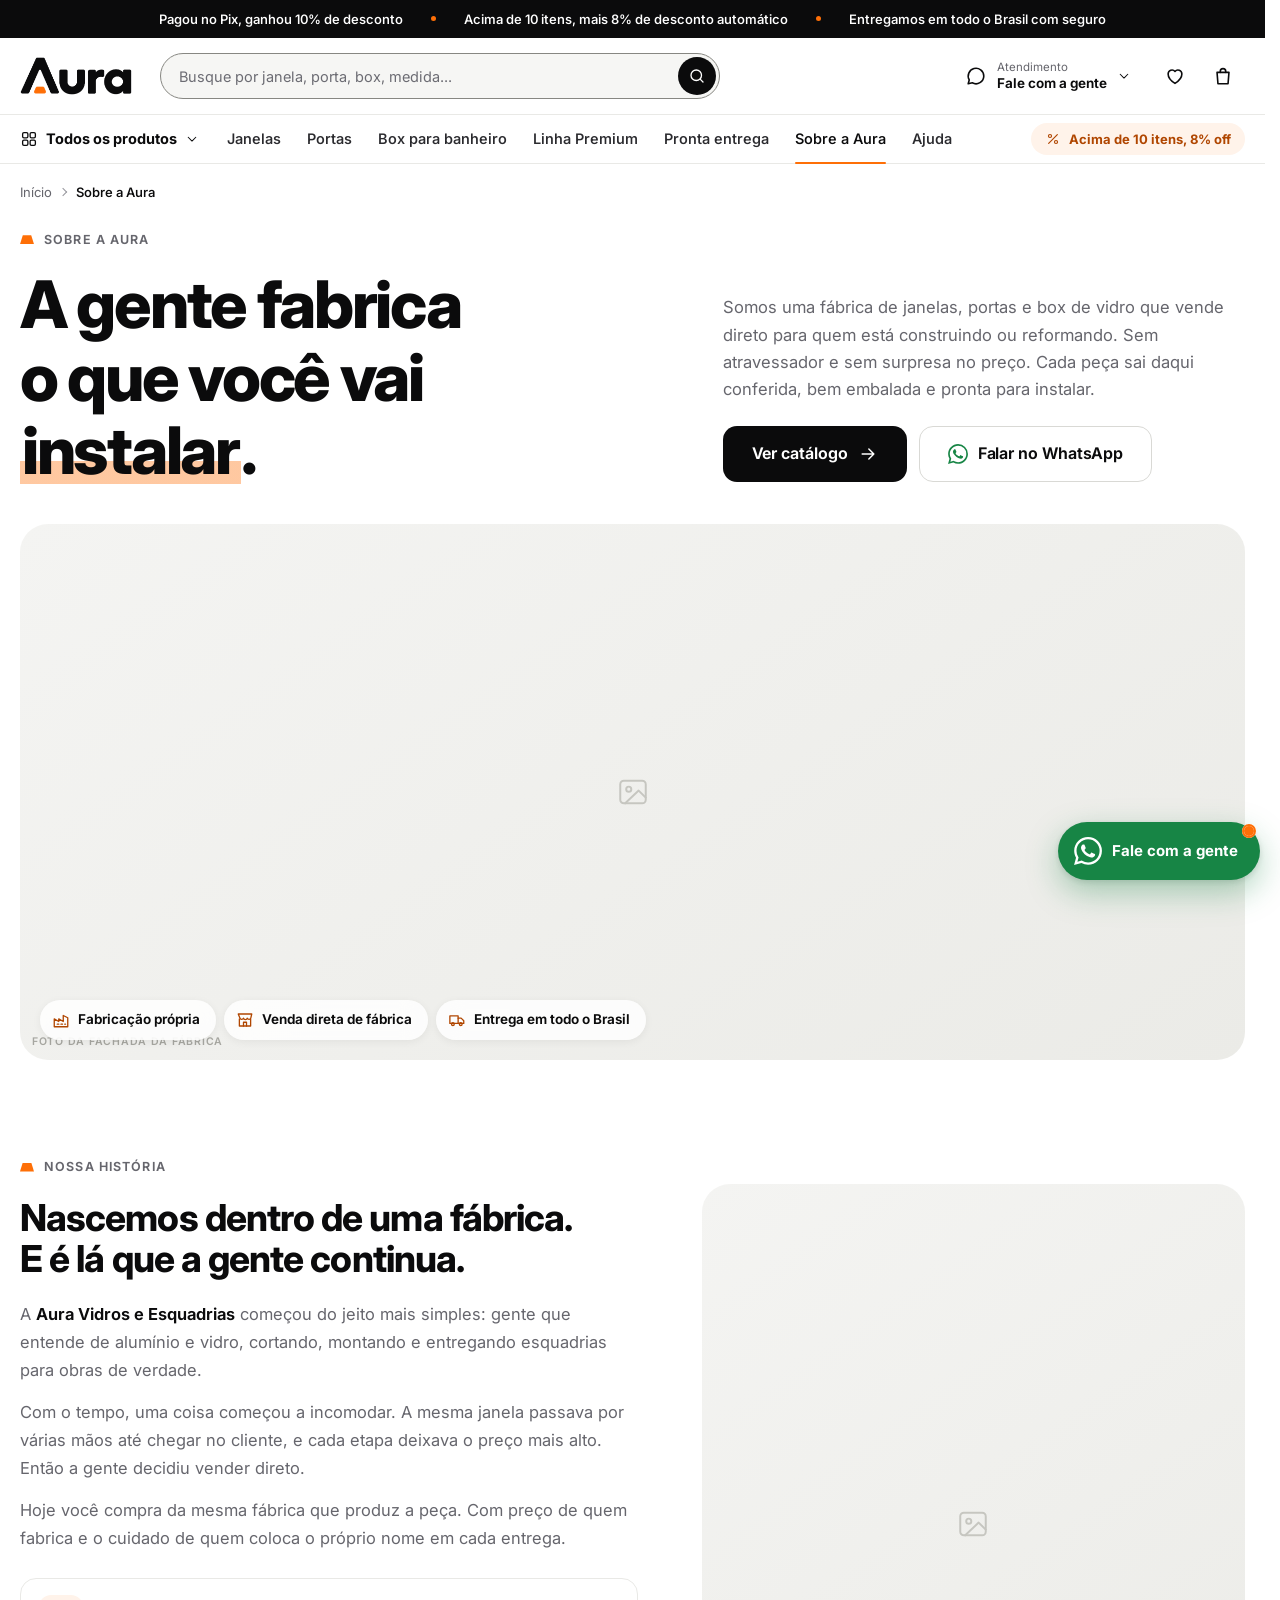
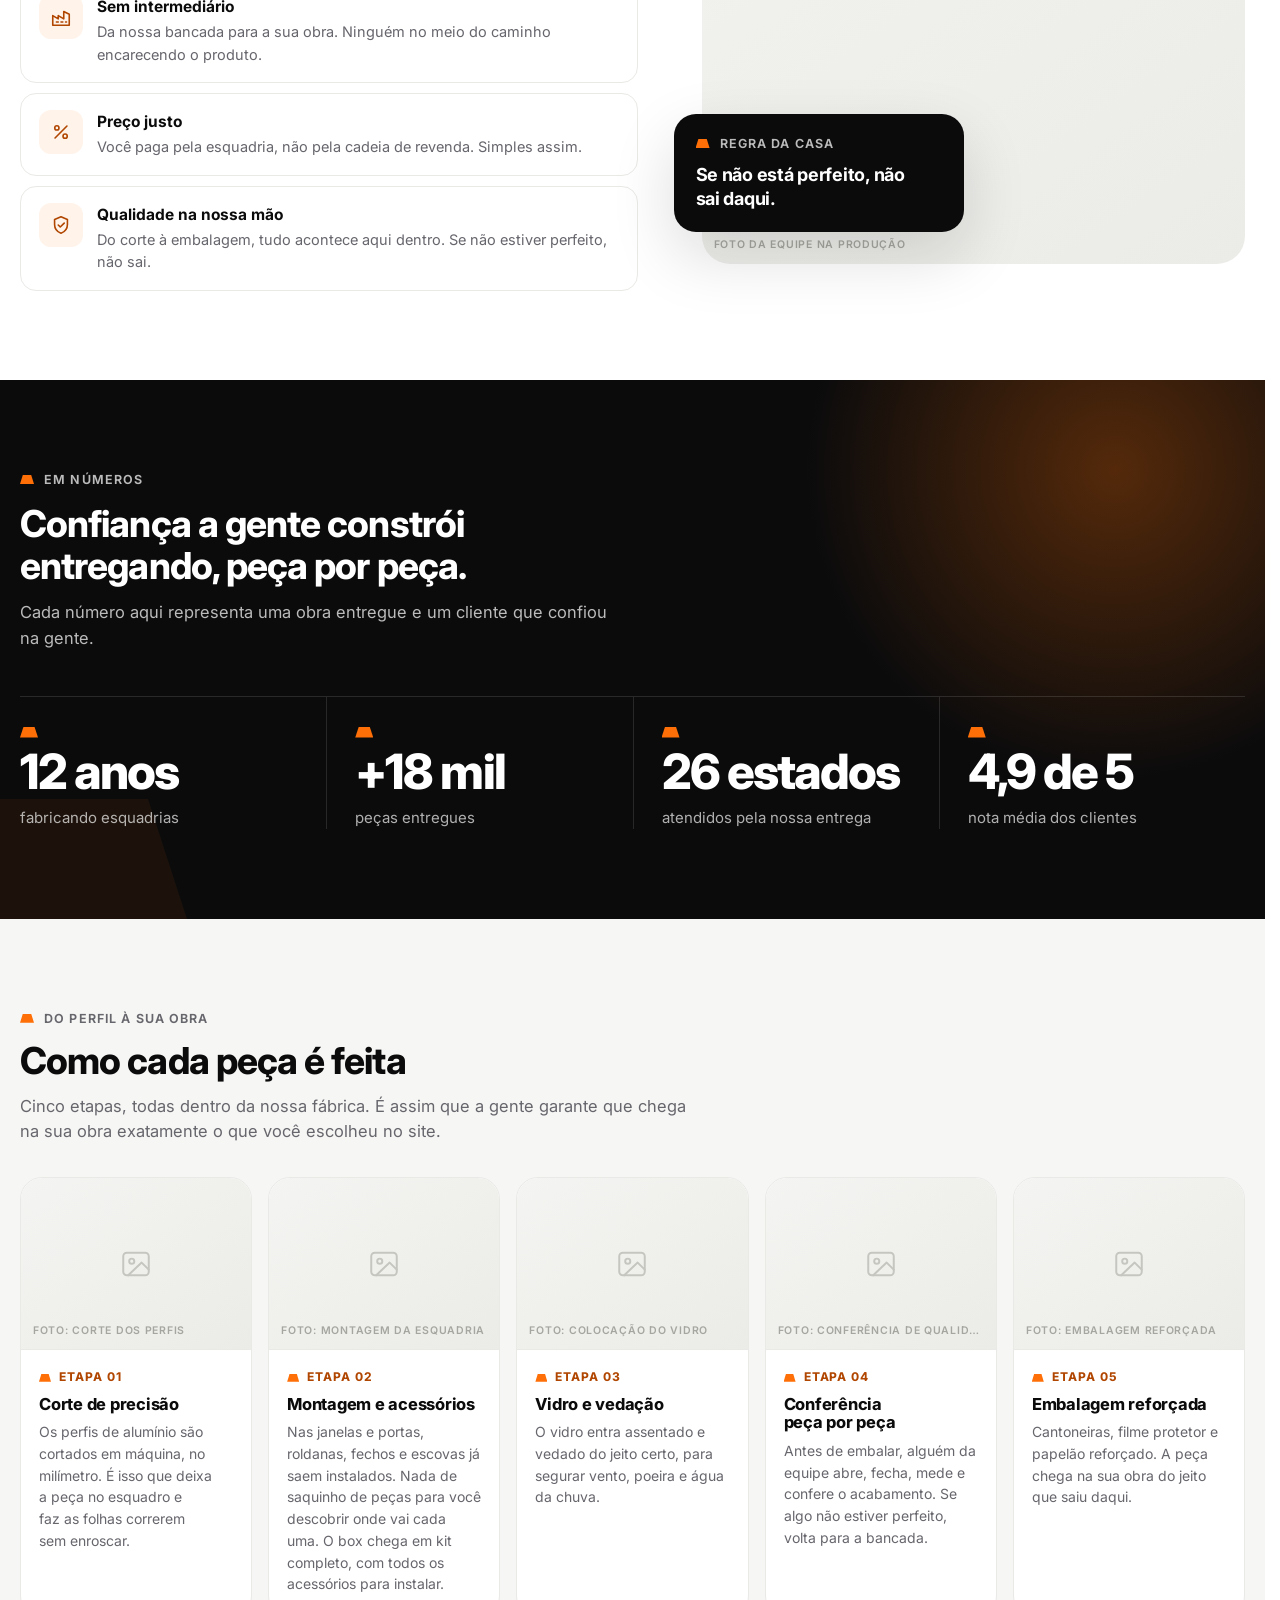
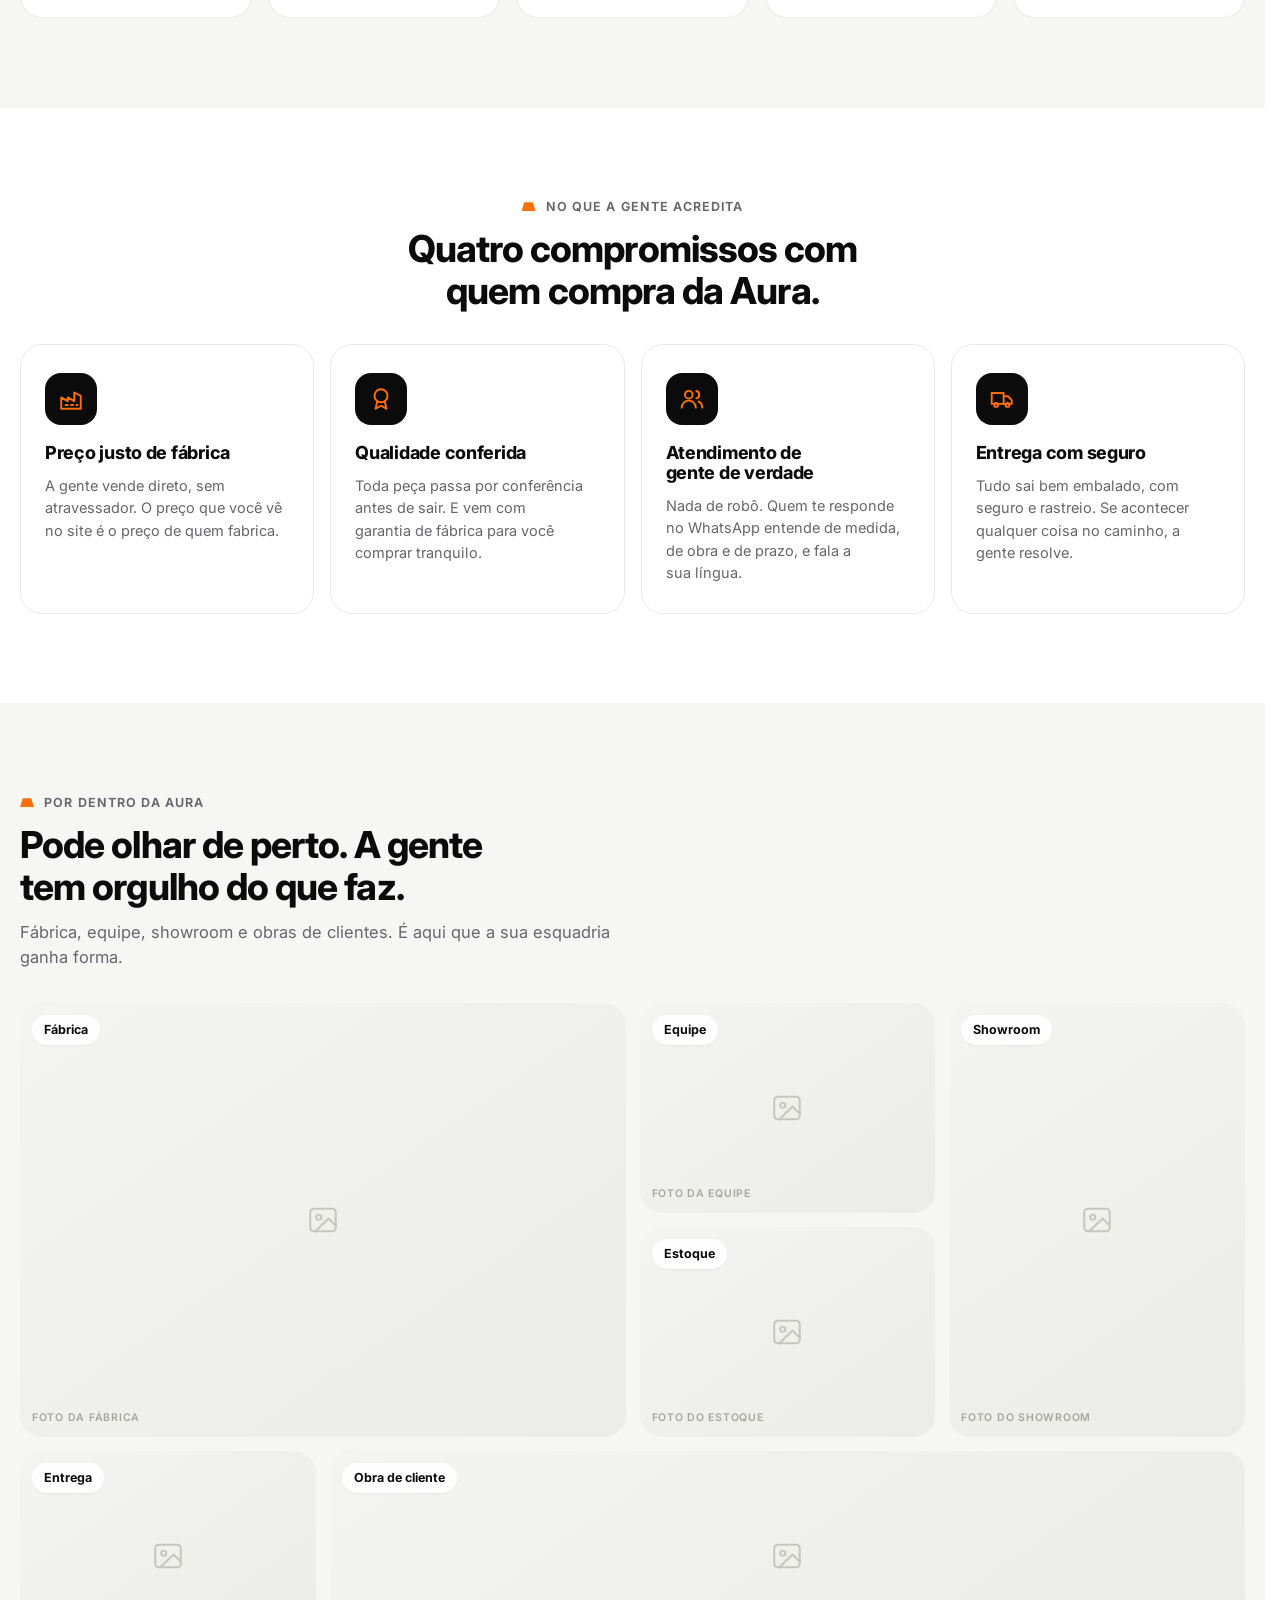
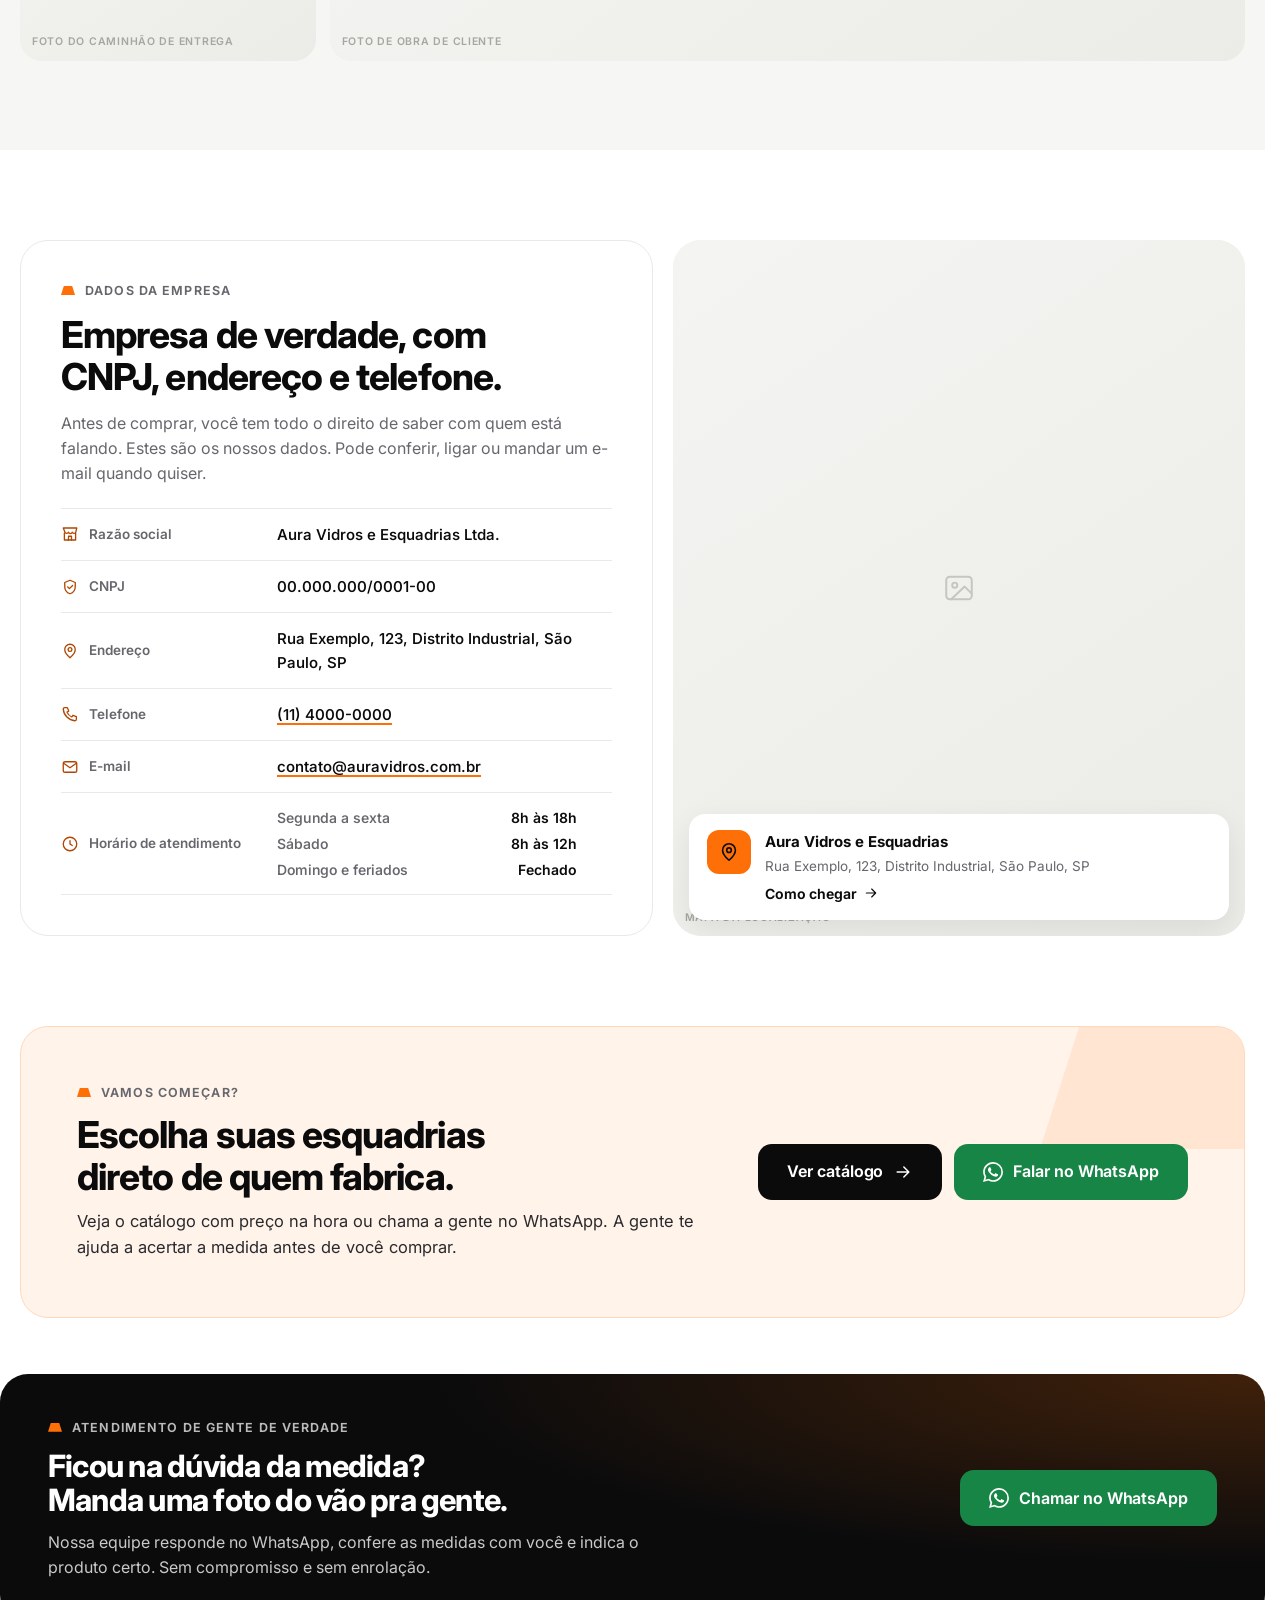
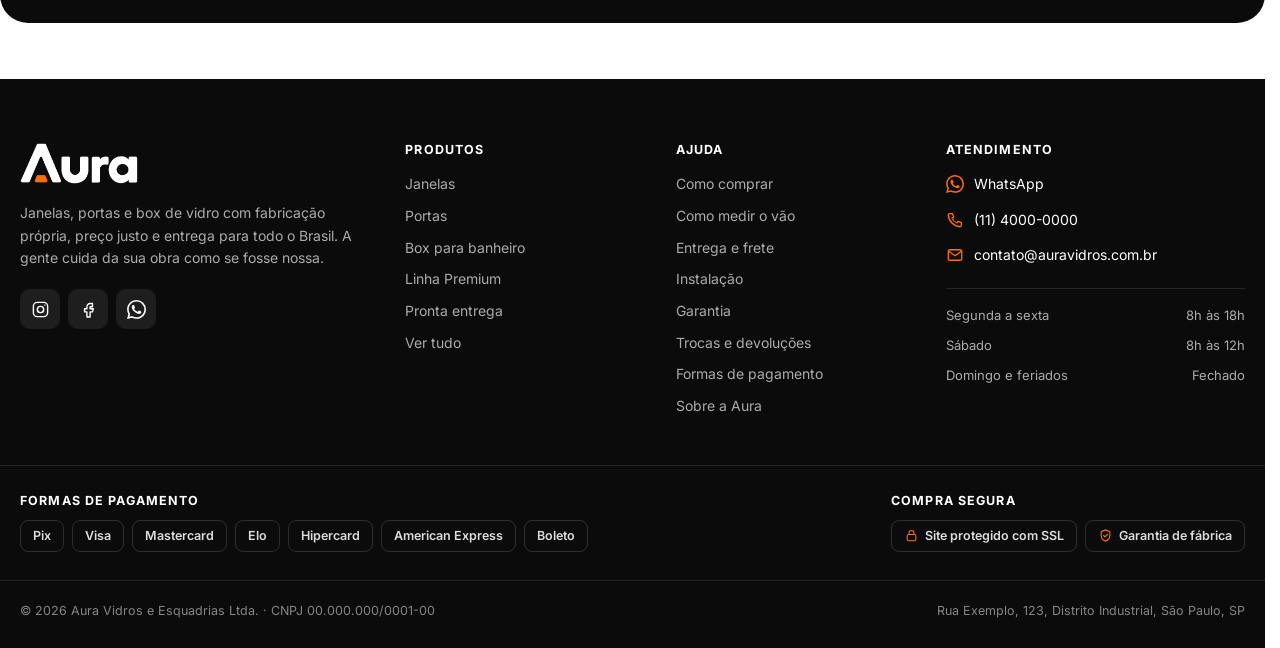
<file: sobre.html>
<!doctype html>
<html lang="pt-BR">
<head>
  <meta charset="utf-8">
  <meta name="viewport" content="width=device-width, initial-scale=1">
  <title>Sobre a Aura | Fabricação própria de esquadrias</title>
  <meta name="description" content="Conheça a Aura: fábrica de janelas, portas e box de vidro que vende direto para a sua obra. Sem intermediário, com preço justo, conferência peça por peça e entrega com seguro.">
  <meta name="theme-color" content="#0b0b0c">
  <link rel="icon" type="image/png" sizes="48x48" href="assets/img/favicon-48.png">
  <link rel="icon" type="image/png" sizes="512x512" href="assets/img/favicon.png">
  <link rel="apple-touch-icon" href="assets/img/apple-touch-icon.png">
  <meta property="og:type" content="website">
  <meta property="og:locale" content="pt_BR">
  <meta property="og:site_name" content="Aura">
  <meta property="og:title" content="Sobre a Aura | Fabricação própria de esquadrias">
  <meta property="og:description" content="A gente fabrica o que você vai instalar. Venda direta de fábrica, preço justo e cada peça conferida antes de sair.">
  <meta property="og:url" content="https://auravidros.com.br/sobre.html">
  <meta property="og:image" content="https://auravidros.com.br/assets/img/og-image.jpg">
  <meta property="og:image:width" content="1200">
  <meta property="og:image:height" content="630">
  <meta property="og:image:alt" content="Aura: janelas, portas e box de vidro">
  <meta name="twitter:card" content="summary_large_image">
  <link rel="preconnect" href="https://fonts.googleapis.com">
  <link rel="preconnect" href="https://fonts.gstatic.com" crossorigin>
  <link rel="stylesheet" href="https://fonts.googleapis.com/css2?family=Inter:wght@400..800&display=swap">
  <link rel="stylesheet" href="assets/css/styles.css">
  <link rel="stylesheet" href="assets/css/paginas/institucional.css">
  <script defer src="assets/js/config.js"></script>
  <script defer src="assets/js/produtos.js"></script>
  <script defer src="assets/js/core.js"></script>
  <script defer src="assets/js/ui.js"></script>
  <script defer src="assets/js/paginas/institucional.js"></script>
</head>
<body data-pagina="sobre">
  <a class="pular-conteudo" href="#conteudo">Pular para o conteúdo</a>
  <div id="aura-header"></div>

  <main id="conteudo">

    <div class="container">
      <nav class="migalhas" aria-label="Você está aqui">
        <ol>
          <li><a href="index.html">Início</a></li>
          <li><span aria-current="page">Sobre a Aura</span></li>
        </ol>
      </nav>
    </div>

    <!-- HERO -->
    <section class="sobre-hero" aria-labelledby="titulo-sobre">
      <div class="container">
        <div class="sobre-hero__topo">
          <div class="sobre-hero__texto">
            <span class="eyebrow"><i class="tz"></i>Sobre a Aura</span>
            <h1 id="titulo-sobre">A gente fabrica o que você vai <em>instalar</em>.</h1>
          </div>
          <div class="sobre-hero__lado">
            <p class="sobre-hero__lead">Somos uma fábrica de janelas, portas e box de vidro que vende direto para quem está construindo ou reformando. Sem atravessador e sem surpresa no preço. Cada peça sai daqui conferida, bem embalada e pronta para instalar.</p>
            <div class="sobre-hero__ctas">
              <a class="btn btn--dark btn--lg" href="catalogo.html">Ver catálogo <span data-icone="arrow"></span></a>
              <a class="btn btn--outline btn--lg" data-whats-link="Oi! Conheci a Aura pelo site e queria tirar umas dúvidas." href="#" target="_blank" rel="noopener"><span data-icone="whatsapp" class="sobre-hero__wa"></span>Falar no WhatsApp</a>
            </div>
          </div>
        </div>
        <div class="sobre-hero__foto">
          <div data-mockup="Foto da fachada da fábrica" data-ratio="16/7"></div>
          <ul class="sobre-hero__selos" aria-label="Diferenciais da Aura">
            <li data-icone="factory">Fabricação própria</li>
            <li data-icone="store">Venda direta de fábrica</li>
            <li data-icone="truck">Entrega em todo o Brasil</li>
          </ul>
        </div>
      </div>
    </section>

    <!-- HISTÓRIA -->
    <section class="secao" aria-labelledby="titulo-historia">
      <div class="container sobre-historia">
        <div class="sobre-historia__texto">
          <span class="eyebrow"><i class="tz"></i>Nossa história</span>
          <h2 id="titulo-historia">Nascemos dentro de uma fábrica. E é lá que a gente continua.</h2>
          <div class="texto sobre-historia__corpo">
            <p>A <span data-empresa="nomeCompleto">Aura Vidros e Esquadrias</span> começou do jeito mais simples: gente que entende de alumínio e vidro, cortando, montando e entregando esquadrias para obras de verdade.</p>
            <p>Com o tempo, uma coisa começou a incomodar. A mesma janela passava por várias mãos até chegar no cliente, e cada etapa deixava o preço mais alto. Então a gente decidiu vender direto.</p>
            <p>Hoje você compra da mesma fábrica que produz a peça. Com preço de quem fabrica e o cuidado de quem coloca o próprio nome em cada entrega.</p>
          </div>
          <ul class="sobre-pilares">
            <li class="sobre-pilar" data-icone="factory"><div><strong>Sem intermediário</strong><p>Da nossa bancada para a sua obra. Ninguém no meio do caminho encarecendo o produto.</p></div></li>
            <li class="sobre-pilar" data-icone="percent"><div><strong>Preço justo</strong><p>Você paga pela esquadria, não pela cadeia de revenda. Simples assim.</p></div></li>
            <li class="sobre-pilar" data-icone="shield"><div><strong>Qualidade na nossa mão</strong><p>Do corte à embalagem, tudo acontece aqui dentro. Se não estiver perfeito, não sai.</p></div></li>
          </ul>
        </div>
        <div class="sobre-historia__foto" data-revelar>
          <div data-mockup="Foto da equipe na produção" data-ratio="4/5"></div>
          <div class="sobre-historia__nota">
            <span class="eyebrow eyebrow--claro"><i class="tz"></i>Regra da casa</span>
            <p>Se não está perfeito, não sai daqui.</p>
          </div>
        </div>
      </div>
    </section>

    <!-- NÚMEROS -->
    <section class="sobre-numeros" aria-labelledby="titulo-numeros" data-sobre-numeros-secao>
      <div class="container">
        <div class="sobre-numeros__cabeca">
          <span class="eyebrow eyebrow--claro"><i class="tz"></i>Em números</span>
          <h2 id="titulo-numeros">Confiança a gente constrói entregando, peça por peça.</h2>
          <p>Cada número aqui representa uma obra entregue e um cliente que confiou na gente.</p>
        </div>
        <ul class="sobre-numeros__lista" data-sobre-numeros></ul>
      </div>
    </section>

    <!-- PROCESSO -->
    <section class="secao secao--cinza" aria-labelledby="titulo-processo">
      <div class="container">
        <div class="secao__cabeca">
          <div>
            <span class="eyebrow"><i class="tz"></i>Do perfil à sua obra</span>
            <h2 id="titulo-processo">Como cada peça é feita</h2>
            <p>Cinco etapas, todas dentro da nossa fábrica. É assim que a gente garante que chega na sua obra exatamente o que você escolheu no site.</p>
          </div>
        </div>
        <ol class="sobre-processo">
          <li class="sobre-etapa" data-revelar>
            <div class="sobre-etapa__foto" data-mockup="Foto: corte dos perfis" data-ratio="4/3"></div>
            <div class="sobre-etapa__corpo">
              <span class="sobre-etapa__num"><i class="tz"></i>Etapa 01</span>
              <h3>Corte de precisão</h3>
              <p>Os perfis de alumínio são cortados em máquina, no milímetro. É isso que deixa a peça no esquadro e faz as folhas correrem sem enroscar.</p>
            </div>
          </li>
          <li class="sobre-etapa" data-revelar>
            <div class="sobre-etapa__foto" data-mockup="Foto: montagem da esquadria" data-ratio="4/3"></div>
            <div class="sobre-etapa__corpo">
              <span class="sobre-etapa__num"><i class="tz"></i>Etapa 02</span>
              <h3>Montagem e acessórios</h3>
              <p>Nas janelas e portas, roldanas, fechos e escovas já saem instalados. Nada de saquinho de peças para você descobrir onde vai cada uma. O box chega em kit completo, com todos os acessórios para instalar.</p>
            </div>
          </li>
          <li class="sobre-etapa" data-revelar>
            <div class="sobre-etapa__foto" data-mockup="Foto: colocação do vidro" data-ratio="4/3"></div>
            <div class="sobre-etapa__corpo">
              <span class="sobre-etapa__num"><i class="tz"></i>Etapa 03</span>
              <h3>Vidro e vedação</h3>
              <p>O vidro entra assentado e vedado do jeito certo, para segurar vento, poeira e água da chuva.</p>
            </div>
          </li>
          <li class="sobre-etapa" data-revelar>
            <div class="sobre-etapa__foto" data-mockup="Foto: conferência de qualidade" data-ratio="4/3"></div>
            <div class="sobre-etapa__corpo">
              <span class="sobre-etapa__num"><i class="tz"></i>Etapa 04</span>
              <h3>Conferência peça por peça</h3>
              <p>Antes de embalar, alguém da equipe abre, fecha, mede e confere o acabamento. Se algo não estiver perfeito, volta para a bancada.</p>
            </div>
          </li>
          <li class="sobre-etapa" data-revelar>
            <div class="sobre-etapa__foto" data-mockup="Foto: embalagem reforçada" data-ratio="4/3"></div>
            <div class="sobre-etapa__corpo">
              <span class="sobre-etapa__num"><i class="tz"></i>Etapa 05</span>
              <h3>Embalagem reforçada</h3>
              <p>Cantoneiras, filme protetor e papelão reforçado. A peça chega na sua obra do jeito que saiu daqui.</p>
            </div>
          </li>
        </ol>
      </div>
    </section>

    <!-- VALORES -->
    <section class="secao" aria-labelledby="titulo-valores">
      <div class="container">
        <div class="secao__cabeca secao__cabeca--centro">
          <div>
            <span class="eyebrow"><i class="tz"></i>No que a gente acredita</span>
            <h2 id="titulo-valores">Quatro compromissos com quem compra da Aura.</h2>
          </div>
        </div>
        <ul class="sobre-valores">
          <li class="sobre-valor" data-revelar data-icone="factory">
            <h3>Preço justo de fábrica</h3>
            <p>A gente vende direto, sem atravessador. O preço que você vê no site é o preço de quem fabrica.</p>
          </li>
          <li class="sobre-valor" data-revelar data-icone="award">
            <h3>Qualidade conferida</h3>
            <p>Toda peça passa por conferência antes de sair. E vem com garantia de fábrica para você comprar tranquilo.</p>
          </li>
          <li class="sobre-valor" data-revelar data-icone="users">
            <h3>Atendimento de gente de verdade</h3>
            <p>Nada de robô. Quem te responde no WhatsApp entende de medida, de obra e de prazo, e fala a sua língua.</p>
          </li>
          <li class="sobre-valor" data-revelar data-icone="truck">
            <h3>Entrega com seguro</h3>
            <p>Tudo sai bem embalado, com seguro e rastreio. Se acontecer qualquer coisa no caminho, a gente resolve.</p>
          </li>
        </ul>
      </div>
    </section>

    <!-- GALERIA -->
    <section class="secao secao--cinza" aria-labelledby="titulo-galeria">
      <div class="container">
        <div class="secao__cabeca">
          <div>
            <span class="eyebrow"><i class="tz"></i>Por dentro da Aura</span>
            <h2 id="titulo-galeria">Pode olhar de perto. A gente tem orgulho do que faz.</h2>
            <p>Fábrica, equipe, showroom e obras de clientes. É aqui que a sua esquadria ganha forma.</p>
          </div>
        </div>
        <div class="sobre-galeria">
          <figure class="sobre-galeria__item sobre-galeria__item--fabrica" data-revelar>
            <div data-mockup="Foto da fábrica" data-ratio="auto"></div>
            <figcaption>Fábrica</figcaption>
          </figure>
          <figure class="sobre-galeria__item sobre-galeria__item--equipe" data-revelar>
            <div data-mockup="Foto da equipe" data-ratio="auto"></div>
            <figcaption>Equipe</figcaption>
          </figure>
          <figure class="sobre-galeria__item sobre-galeria__item--showroom" data-revelar>
            <div data-mockup="Foto do showroom" data-ratio="auto"></div>
            <figcaption>Showroom</figcaption>
          </figure>
          <figure class="sobre-galeria__item sobre-galeria__item--estoque" data-revelar>
            <div data-mockup="Foto do estoque" data-ratio="auto"></div>
            <figcaption>Estoque</figcaption>
          </figure>
          <figure class="sobre-galeria__item sobre-galeria__item--caminhao" data-revelar>
            <div data-mockup="Foto do caminhão de entrega" data-ratio="auto"></div>
            <figcaption>Entrega</figcaption>
          </figure>
          <figure class="sobre-galeria__item sobre-galeria__item--obra" data-revelar>
            <div data-mockup="Foto de obra de cliente" data-ratio="auto"></div>
            <figcaption>Obra de cliente</figcaption>
          </figure>
        </div>
      </div>
    </section>

    <!-- DADOS DA EMPRESA -->
    <section class="secao" aria-labelledby="titulo-empresa">
      <div class="container sobre-empresa">
        <div class="sobre-empresa__card">
          <span class="eyebrow"><i class="tz"></i>Dados da empresa</span>
          <h2 id="titulo-empresa">Empresa de verdade, com CNPJ, endereço e telefone.</h2>
          <p>Antes de comprar, você tem todo o direito de saber com quem está falando. Estes são os nossos dados. Pode conferir, ligar ou mandar um e-mail quando quiser.</p>
          <dl class="sobre-dados" data-sobre-empresa></dl>
        </div>
        <div class="sobre-empresa__mapa">
          <div data-mockup="Mapa da localização" data-ratio="auto"></div>
          <div class="sobre-empresa__pino" data-sobre-endereco></div>
        </div>
      </div>
    </section>

    <!-- CHAMADA FINAL -->
    <section class="secao secao--compacta inst-cta-secao" aria-labelledby="titulo-cta">
      <div class="container">
        <div class="inst-cta">
          <div class="inst-cta__texto">
            <span class="eyebrow"><i class="tz"></i>Vamos começar?</span>
            <h2 id="titulo-cta">Escolha suas esquadrias direto de quem fabrica.</h2>
            <p>Veja o catálogo com preço na hora ou chama a gente no WhatsApp. A gente te ajuda a acertar a medida antes de você comprar.</p>
          </div>
          <div class="inst-cta__acoes">
            <a class="btn btn--dark btn--lg" href="catalogo.html">Ver catálogo <span data-icone="arrow"></span></a>
            <a class="btn btn--wa btn--lg" data-whats-link="Oi! Vim pela página Sobre a Aura e quero ajuda para escolher minhas esquadrias." href="#" target="_blank" rel="noopener"><span data-icone="whatsapp"></span>Falar no WhatsApp</a>
          </div>
        </div>
      </div>
    </section>

  </main>

  <div id="aura-footer"></div>
</body>
</html>
</file>
<file: assets/css/styles.css>
/* =========================================================
   AURA · Design system
   Cores da marca vindas da logo: preto, branco e laranja #FE6F07.
   Tipografia: Inter (básica, legível, confiável).
   ========================================================= */

:root {
  --ink: #0b0b0c;
  --ink-2: #1c1c1f;
  --text: #2a2a2e;
  --muted: #66666d;
  /* texto secundário: 4,5:1 ou mais no branco, no --surface e no --surface-2 */
  --subtle: #6c6c73;
  /* só para enfeites (setas, pontos de status), nunca para texto */
  --subtle-deco: #96969c;
  --line: #e9e9e6;
  --line-2: #d9d9d5;
  --bg: #ffffff;
  --surface: #f6f6f4;
  --surface-2: #efefeb;

  /* bordas de campos (input, select, stepper): 3:1 ou mais no branco e nos cinzas */
  --borda-campo: #878782;
  --borda-campo-hover: #5f5f5b;
  /* apelido usado pelas caixas de seleção do catálogo */
  --line-controle: var(--borda-campo);

  /* laranja da marca: preenchimentos, ícones e detalhes */
  --accent: #fe6f07;
  --accent-hover: #ec6300;
  --accent-soft: #fff3ea;
  --accent-line: #ffd8bb;
  /* laranja para texto grande sobre fundo claro (3:1 ou mais no branco e nos cinzas) */
  --accent-texto: #d95700;
  /* laranja para texto pequeno (4,5:1 ou mais) */
  --accent-ink: #b04600;
  /* anel de foco: 3:1 ou mais no branco, nos cinzas e também no preto */
  --foco: #d95700;

  --pix: #0f7a3f;
  --pix-soft: #eaf6ef;
  --pix-line: #c2e5cf;
  /* verde do WhatsApp com texto branco: 4,69:1 (hover 6,79:1) */
  --wa: #178545;
  --wa-hover: #116932;
  --danger: #c22727;
  --danger-soft: #fdeeee;

  --r-sm: 8px;
  --r: 12px;
  --r-md: 16px;
  --r-lg: 22px;
  --r-xl: 28px;

  --shadow-xs: 0 1px 2px rgba(11, 11, 12, 0.05);
  --shadow-sm: 0 2px 8px rgba(11, 11, 12, 0.06);
  --shadow: 0 10px 30px rgba(11, 11, 12, 0.08);
  --shadow-lg: 0 24px 64px rgba(11, 11, 12, 0.14);

  --font: 'Inter', system-ui, -apple-system, 'Segoe UI', Roboto, Arial, sans-serif;
  --container: 1280px;
  --gutter: 20px;
  --ease: cubic-bezier(0.2, 0.8, 0.2, 1);
  --header-h: 124px;
}

@media (max-width: 560px) {
  :root { --gutter: 16px; }
}

/* ---------- base ---------- */

*,
*::before,
*::after { box-sizing: border-box; }

html {
  -webkit-text-size-adjust: 100%;
  text-size-adjust: 100%;
  scroll-behavior: smooth;
  scroll-padding-top: calc(var(--header-h) + 16px);
  /* reserva o espaço da barra de rolagem: travar a rolagem não empurra o layout */
  scrollbar-gutter: stable;
}

/* barras fixas no rodapé da tela (produto e carrinho) não escondem o elemento focado */
html:has(body.tem-barra-compra),
html:has(body.tem-barra-carrinho) { scroll-padding-bottom: 100px; }

/* trava a rolagem no body e deixa o html visível: o overflow passa para a janela,
   o body não vira contêiner de rolagem e o cabeçalho e a lateral sticky continuam presos */
html.trava-rolagem { overscroll-behavior: none; }
html.trava-rolagem body { overflow: hidden; }

body {
  margin: 0;
  font-family: var(--font);
  font-size: 16px;
  line-height: 1.55;
  color: var(--text);
  background: var(--bg);
  -webkit-font-smoothing: antialiased;
  -moz-osx-font-smoothing: grayscale;
  text-rendering: optimizeLegibility;
  overflow-x: hidden;
}

[hidden] { display: none !important; }

img, svg { display: block; max-width: 100%; }
img { height: auto; }

a { color: inherit; text-decoration: none; }

button, input, select, textarea { font: inherit; color: inherit; }
button { cursor: pointer; background: none; border: 0; padding: 0; }

h1, h2, h3, h4 {
  margin: 0;
  color: var(--ink);
  font-weight: 750;
  line-height: 1.12;
  letter-spacing: -0.025em;
  text-wrap: balance;
}

h1 { font-size: clamp(2.1rem, 4.4vw, 3.5rem); font-weight: 800; letter-spacing: -0.035em; }
h2 { font-size: clamp(1.6rem, 2.9vw, 2.35rem); }
h3 { font-size: 1.125rem; letter-spacing: -0.015em; }

p { margin: 0; text-wrap: pretty; }
ul, ol { margin: 0; padding: 0; list-style: none; }
dl, dd { margin: 0; }

::selection { background: var(--accent); color: var(--ink); }

:focus-visible {
  outline: 3px solid var(--foco);
  outline-offset: 2px;
  border-radius: 6px;
}

.sr-only {
  position: absolute !important;
  width: 1px; height: 1px;
  padding: 0; margin: -1px;
  overflow: hidden; clip: rect(0, 0, 0, 0);
  white-space: nowrap; border: 0;
}

.pular-conteudo {
  position: fixed; top: 8px; left: 8px; z-index: 300;
  background: var(--ink); color: #fff;
  padding: 10px 16px; border-radius: var(--r);
  transform: translateY(-150%);
  transition: transform 0.2s var(--ease);
}
.pular-conteudo:focus { transform: none; }

.container {
  width: 100%;
  max-width: var(--container);
  margin-inline: auto;
  padding-inline: var(--gutter);
}

.icon { width: 22px; height: 22px; flex: none; }
.icon--xs { width: 14px; height: 14px; }
.icon--sm { width: 18px; height: 18px; }

/* trapézio da logo, usado como marca visual */
.tz {
  display: inline-block;
  width: 14px; height: 9px;
  background: var(--accent);
  clip-path: polygon(20% 0, 80% 0, 100% 100%, 0 100%);
  flex: none;
}

.eyebrow {
  display: inline-flex; align-items: center; gap: 10px;
  font-size: 12.5px; font-weight: 650;
  letter-spacing: 0.09em; text-transform: uppercase;
  color: var(--muted);
}
.eyebrow--claro { color: rgba(255, 255, 255, 0.72); }

.destaque-laranja { color: var(--accent-texto); }

/* ---------- botões ---------- */

.btn {
  display: inline-flex; align-items: center; justify-content: center; gap: 10px;
  min-height: 48px; padding: 0 22px;
  border-radius: var(--r);
  border: 1.5px solid transparent;
  font-size: 15px; font-weight: 650; line-height: 1.2;
  letter-spacing: -0.005em;
  white-space: nowrap;
  cursor: pointer;
  transition: background-color 0.2s, border-color 0.2s, color 0.2s, transform 0.15s, box-shadow 0.2s;
  -webkit-tap-highlight-color: transparent;
}
.btn .icon { width: 20px; height: 20px; }
.btn:active { transform: translateY(1px); }

.btn--accent { background: var(--accent); color: var(--ink); }
.btn--accent:hover { background: var(--accent-hover); }

.btn--dark { background: var(--ink); color: #fff; }
.btn--dark:hover { background: #2b2b30; }

.btn--outline { background: #fff; color: var(--ink); border-color: var(--line-2); }
.btn--outline:hover { border-color: var(--ink); }

.btn--ghost { background: transparent; color: var(--ink); }
.btn--ghost:hover { background: var(--surface); }

.btn--claro { background: #fff; color: var(--ink); }
.btn--claro:hover { background: #f0f0ee; }

.btn--contorno-claro { background: transparent; color: #fff; border-color: rgba(255, 255, 255, 0.35); }
.btn--contorno-claro:hover { border-color: #fff; }

.btn--wa { background: var(--wa); color: #fff; }
.btn--wa:hover { background: var(--wa-hover); }

.btn--lg { min-height: 56px; padding: 0 28px; font-size: 16px; border-radius: 14px; }
.btn--sm { min-height: 40px; padding: 0 16px; font-size: 14px; }
.btn--block { width: 100%; }
.btn--quadrado { width: 48px; padding: 0; flex: none; }
.btn--quadrado .icon { width: 22px; height: 22px; }

.btn:disabled,
.btn[aria-disabled='true'] { opacity: 0.45; cursor: not-allowed; transform: none; }

.link-seta {
  display: inline-flex; align-items: center; gap: 8px;
  font-weight: 650; color: var(--ink);
  border-bottom: 1.5px solid currentColor;
  padding-bottom: 2px;
  transition: gap 0.2s var(--ease), color 0.2s;
}
.link-seta .icon { width: 18px; height: 18px; }
.link-seta:hover { gap: 12px; color: var(--accent-ink); }

.icon-btn {
  position: relative;
  display: inline-grid; place-items: center;
  width: 44px; height: 44px;
  border-radius: var(--r);
  color: var(--ink);
  transition: background-color 0.2s;
}
.icon-btn:hover { background: var(--surface); }

.contador {
  position: absolute; top: 3px; right: 1px;
  min-width: 19px; height: 19px; padding: 0 5px;
  display: grid; place-items: center;
  border-radius: 999px;
  background: var(--accent); color: var(--ink);
  font-size: 11px; font-weight: 800; line-height: 1;
  border: 2px solid #fff;
}
.contador[hidden] { display: none; }

.pulsa { animation: pulsa 0.5s var(--ease); }
@keyframes pulsa {
  0% { transform: scale(1); }
  40% { transform: scale(1.18); }
  100% { transform: scale(1); }
}

/* ---------- espaço de imagem (mockup) ---------- */

.mockup {
  position: relative;
  width: 100%;
  aspect-ratio: var(--ratio, 4 / 5);
  display: grid; place-items: center;
  background: linear-gradient(145deg, #f4f4f2 0%, #ebebe7 100%);
  color: #c2c2bc;
  overflow: hidden;
}
.mockup__icone { width: 34px; height: 34px; stroke-width: 1.4; opacity: 0.9; }
.mockup__rotulo {
  position: absolute; left: 12px; bottom: 10px; right: 12px;
  font-size: 10.5px; font-weight: 600;
  letter-spacing: 0.07em; text-transform: uppercase;
  color: #a6a6a0;
  white-space: nowrap; overflow: hidden; text-overflow: ellipsis;
}
.mockup--foto { background: #fff; }
.mockup--foto img { width: 100%; height: 100%; object-fit: cover; }
.mockup--contain img { object-fit: contain; }

/* ---------- selos ---------- */

.selos {
  position: absolute; top: 12px; left: 12px; z-index: 2;
  display: flex; flex-wrap: wrap; gap: 6px;
  max-width: calc(100% - 64px);
  pointer-events: none;
}
.selo {
  display: inline-flex; align-items: center;
  height: 24px; padding: 0 9px;
  border-radius: 999px;
  font-size: 11.5px; font-weight: 700; letter-spacing: 0.01em;
  white-space: nowrap;
  background: #fff; color: var(--ink);
  box-shadow: var(--shadow-xs);
}
.selo--mais-vendido { background: var(--ink); color: #fff; }
.selo--novidade { background: var(--accent); color: var(--ink); }
.selo--pronta-entrega { background: #fff; color: var(--pix); box-shadow: inset 0 0 0 1px var(--pix-line); }

/* ---------- swatches de cor ---------- */

.swatch {
  position: relative;
  display: inline-block;
  width: 30px; height: 30px;
  border-radius: 50%;
  background: var(--cor, #ccc);
  box-shadow: inset 0 0 0 1px rgba(0, 0, 0, 0.14);
  flex: none;
  transition: transform 0.15s;
}
.swatch:hover { transform: scale(1.08); }
.swatch--sm { width: 18px; height: 18px; }
.swatch.is-atual { outline: 2px solid var(--ink); outline-offset: 2px; }
.swatch--grade {
  background-image: repeating-linear-gradient(90deg, transparent 0 3px, rgba(255, 255, 255, 0.45) 3px 4.5px);
  background-color: var(--cor, #ccc);
}

/* ---------- card de produto ---------- */

.grade-produtos {
  display: grid;
  grid-template-columns: repeat(4, minmax(0, 1fr));
  gap: 20px;
}

.pcard {
  position: relative;
  display: flex; flex-direction: column;
  background: #fff;
  border: 1px solid var(--line);
  border-radius: var(--r-md);
  overflow: hidden;
  transition: box-shadow 0.25s var(--ease), transform 0.25s var(--ease), border-color 0.25s;
}
.pcard:hover {
  transform: translateY(-3px);
  box-shadow: var(--shadow);
  border-color: transparent;
}
.pcard__media { display: block; }
.pcard__media .mockup { transition: transform 0.5s var(--ease); }
.pcard:hover .pcard__media .mockup { transform: scale(1.02); }

.pcard__fav {
  position: absolute; top: 10px; right: 10px; z-index: 2;
  width: 38px; height: 38px;
  display: grid; place-items: center;
  border-radius: 50%;
  background: rgba(255, 255, 255, 0.92);
  color: var(--ink);
  box-shadow: var(--shadow-xs);
  transition: transform 0.15s, color 0.2s;
}
.pcard__fav .icon { width: 19px; height: 19px; }
.pcard__fav:hover { transform: scale(1.08); }
.pcard__fav.is-ativo { color: var(--accent-texto); }
.pcard__fav.is-ativo .icon { fill: currentColor; }

.pcard__body {
  display: flex; flex-direction: column; gap: 8px;
  padding: 16px 16px 18px;
  flex: 1;
}
.pcard__meta {
  font-size: 11.5px; font-weight: 650;
  letter-spacing: 0.08em; text-transform: uppercase;
  color: var(--muted);
}
.pcard__titulo {
  font-size: 15.5px; font-weight: 650; line-height: 1.35; letter-spacing: -0.01em;
  min-height: calc(1.35em * 2);
}
/* o corte em 2 linhas fica no próprio link: o overflow do elemento não corta o contorno de foco dele */
.pcard__titulo a {
  display: -webkit-box; -webkit-line-clamp: 2; -webkit-box-orient: vertical;
  overflow: hidden;
}
.pcard__titulo a:hover { color: var(--accent-ink); }
.pcard__medidas {
  display: flex; gap: 6px; align-items: flex-start;
  font-size: 12.5px; color: var(--muted); line-height: 1.4;
}
.pcard__medidas .icon { width: 15px; height: 15px; margin-top: 1px; }
.pcard__opcoes { display: flex; align-items: center; gap: 7px; flex-wrap: wrap; }
.pcard__opcoes-txt { font-size: 12px; color: var(--muted); margin-left: 2px; }

.pcard__preco {
  display: flex; flex-direction: column; gap: 1px;
  margin-top: auto; padding-top: 6px;
}
.pcard__apartir { font-size: 12px; color: var(--muted); }
.pcard__valor { font-size: 23px; font-weight: 800; color: var(--ink); letter-spacing: -0.025em; line-height: 1.15; }
.pcard__parcela { font-size: 13px; color: var(--muted); }
.pcard__pix {
  display: inline-flex; align-items: center; gap: 5px;
  font-size: 13.5px; font-weight: 650; color: var(--pix);
}
.pcard__pix .icon { width: 15px; height: 15px; }

.pcard__acoes { display: flex; gap: 8px; margin-top: 12px; }
.pcard__acoes .btn { min-height: 44px; font-size: 14px; }
.pcard__acoes .btn--quadrado { width: 44px; }

/* ---------- carrossel ---------- */

.carrossel { position: relative; }
.carrossel__trilho {
  display: grid;
  grid-auto-flow: column;
  grid-auto-columns: calc((100% - 3 * 20px) / 4);
  column-gap: 20px;
  overflow-x: auto;
  scroll-snap-type: x mandatory;
  scroll-behavior: smooth;
  overscroll-behavior-x: contain;
  padding: 6px 2px 20px;
  margin: -6px -2px 0;
  scrollbar-width: none;
}
.carrossel__trilho::-webkit-scrollbar { display: none; }
.carrossel__trilho > * { scroll-snap-align: start; }
.carrossel__setas { display: flex; gap: 8px; }
.carrossel__seta {
  width: 44px; height: 44px;
  display: grid; place-items: center;
  border-radius: 50%;
  border: 1.5px solid var(--line-2);
  background: #fff; color: var(--ink);
  transition: border-color 0.2s, opacity 0.2s, background 0.2s;
}
.carrossel__seta:hover:not(:disabled) { border-color: var(--ink); }
.carrossel__seta:disabled { opacity: 0.35; cursor: default; }

/* ---------- formulário ---------- */

.campo { display: flex; flex-direction: column; gap: 6px; min-width: 0; }
.campo > label, .campo__rotulo { font-size: 13.5px; font-weight: 650; color: var(--ink); }
.campo__opcional { font-weight: 500; color: var(--subtle); }
.input, .select, .textarea {
  width: 100%;
  min-height: 48px;
  padding: 0 14px;
  border: 1.5px solid var(--borda-campo);
  border-radius: var(--r);
  background: #fff;
  font-size: 15px;
  color: var(--ink);
  transition: border-color 0.2s, box-shadow 0.2s;
  -webkit-appearance: none;
  appearance: none;
}
.textarea { padding: 12px 14px; min-height: 96px; resize: vertical; line-height: 1.5; }
.select {
  padding-right: 40px;
  background-image: url("data:image/svg+xml,%3Csvg xmlns='http://www.w3.org/2000/svg' viewBox='0 0 24 24' fill='none' stroke='%230b0b0c' stroke-width='2' stroke-linecap='round' stroke-linejoin='round'%3E%3Cpath d='m6 9 6 6 6-6'/%3E%3C/svg%3E");
  background-repeat: no-repeat;
  background-position: right 14px center;
  background-size: 16px;
  cursor: pointer;
}
.input::placeholder, .textarea::placeholder { color: var(--subtle); }
.input:hover, .select:hover, .textarea:hover { border-color: var(--borda-campo-hover); }
/* foco: borda preta mais grossa (1px a mais por sombra) e halo laranja */
.input:focus, .select:focus, .textarea:focus {
  outline: none;
  border-color: var(--ink);
  box-shadow: 0 0 0 1px var(--ink), 0 0 0 5px rgba(254, 111, 7, 0.22);
}
.campo.is-erro .input, .campo.is-erro .select, .campo.is-erro .textarea { border-color: var(--danger); }
.campo__erro { font-size: 12.5px; color: var(--danger); font-weight: 550; }
.campo__ajuda { font-size: 12.5px; color: var(--muted); }

/* cartão de opção (radio) */
.opcao-card {
  position: relative;
  display: flex; gap: 12px; align-items: flex-start;
  padding: 14px 16px;
  border: 1.5px solid var(--line-2);
  border-radius: var(--r-md);
  background: #fff;
  cursor: pointer;
  transition: border-color 0.2s, background 0.2s, box-shadow 0.2s;
}
.opcao-card:hover { border-color: #bdbdb7; }
.opcao-card input { margin: 3px 0 0; accent-color: var(--ink); width: 18px; height: 18px; flex: none; }
.opcao-card:has(input:checked) { border-color: var(--ink); background: var(--surface); box-shadow: inset 0 0 0 0.5px var(--ink); }
.opcao-card:has(input:focus-visible) { outline: 3px solid var(--foco); outline-offset: 2px; }
.opcao-card strong { display: block; color: var(--ink); font-size: 15px; }
.opcao-card small { display: block; color: var(--muted); font-size: 13px; margin-top: 2px; }

/* pílulas de medida e opções */
.pills { display: flex; flex-wrap: wrap; gap: 8px; }
.pill {
  position: relative;
  min-height: 44px; padding: 8px 14px;
  display: inline-flex; flex-direction: column; align-items: center; justify-content: center;
  border: 1.5px solid var(--line-2);
  border-radius: var(--r);
  background: #fff;
  font-size: 14px; font-weight: 650; color: var(--ink);
  line-height: 1.2;
  transition: border-color 0.15s, background 0.15s, color 0.15s;
}
.pill small { font-size: 11px; font-weight: 550; color: var(--muted); margin-top: 2px; }
.pill:hover { border-color: var(--ink); }
.pill.is-ativo, .pill[aria-checked='true'], .pill[aria-pressed='true'] {
  background: var(--ink); border-color: var(--ink); color: #fff;
}
.pill.is-ativo small, .pill[aria-checked='true'] small, .pill[aria-pressed='true'] small { color: rgba(255, 255, 255, 0.72); }

/* chips (filtros ativos, tags) */
.chip {
  display: inline-flex; align-items: center; gap: 6px;
  min-height: 32px; padding: 0 8px 0 12px;
  border-radius: 999px;
  background: var(--surface);
  border: 1px solid var(--line);
  font-size: 13px; font-weight: 550; color: var(--ink);
}
.chip .icon { width: 14px; height: 14px; }
.chip:hover { border-color: var(--line-2); background: var(--surface-2); }

/* stepper de quantidade */
.stepper {
  display: inline-flex; align-items: center;
  height: 48px;
  border: 1.5px solid var(--borda-campo);
  border-radius: var(--r);
  background: #fff;
  overflow: hidden;
}
.stepper button {
  width: 42px; height: 100%;
  display: grid; place-items: center;
  color: var(--ink);
  transition: background 0.15s;
}
.stepper button:hover { background: var(--surface); }
.stepper button .icon { width: 16px; height: 16px; }
.stepper input {
  width: 46px; height: 100%;
  border: 0; text-align: center;
  font-weight: 700; font-size: 15px; color: var(--ink);
  background: transparent;
  -moz-appearance: textfield;
  appearance: textfield;
}
.stepper input::-webkit-outer-spin-button,
.stepper input::-webkit-inner-spin-button { -webkit-appearance: none; margin: 0; }
.stepper input:focus { background: var(--surface); }
/* o stepper corta o que passa da borda (overflow hidden), então o contorno de foco vai para dentro */
.stepper button:focus-visible, .stepper input:focus-visible { outline-offset: -3px; }
.stepper--sm { height: 36px; border-radius: 10px; }
.stepper--sm button { width: 32px; }
.stepper--sm input { width: 36px; font-size: 14px; }

/* migalhas (breadcrumb) */
.migalhas { padding-top: 18px; }
.migalhas ol { display: flex; flex-wrap: wrap; align-items: center; gap: 4px 8px; font-size: 13px; color: var(--muted); }
.migalhas li { display: inline-flex; align-items: center; gap: 8px; }
.migalhas li + li::before {
  content: '';
  width: 6px; height: 6px;
  border-right: 1.5px solid var(--subtle-deco); border-top: 1.5px solid var(--subtle-deco);
  transform: rotate(45deg);
  margin-right: 2px;
}
.migalhas a:hover { color: var(--ink); text-decoration: underline; }
.migalhas [aria-current] { color: var(--ink); font-weight: 550; }

/* abas */
.abas { display: flex; gap: 4px; border-bottom: 1px solid var(--line); overflow-x: auto; scrollbar-width: none; }
.abas::-webkit-scrollbar { display: none; }
.aba {
  position: relative;
  padding: 14px 4px; margin-right: 22px;
  font-size: 15px; font-weight: 650; color: var(--muted);
  white-space: nowrap;
  transition: color 0.2s;
}
.aba::after {
  content: ''; position: absolute; left: 0; right: 0; bottom: -1px;
  height: 2.5px; border-radius: 2px;
  background: var(--accent);
  transform: scaleX(0); transition: transform 0.25s var(--ease);
}
.aba:hover { color: var(--ink); }
.aba[aria-selected='true'] { color: var(--ink); }
.aba[aria-selected='true']::after { transform: scaleX(1); }
/* a fileira rola na horizontal e corta o que passa dela: contorno de foco para dentro */
.aba:focus-visible { outline-offset: -3px; }

.abas--pill { border: 0; gap: 8px; padding: 4px; }
@media (max-width: 560px) {
  .abas--pill { margin-inline: calc(var(--gutter) * -1); padding-inline: var(--gutter); width: calc(100% + var(--gutter) * 2); max-width: none !important; }
}
.abas--pill .aba {
  margin: 0; padding: 0 18px; height: 42px;
  display: inline-flex; align-items: center;
  border-radius: 999px;
  border: 1.5px solid var(--line-2);
  font-size: 14.5px; background: #fff;
}
.abas--pill .aba::after { display: none; }
/* 3px de contorno + 1px de folga cabem nos 4px de respiro da fileira */
.abas--pill .aba:focus-visible { outline-offset: 1px; }
.abas--pill .aba[aria-selected='true'] { background: var(--ink); border-color: var(--ink); color: #fff; }

/* acordeão (details) */
.acordeao { border-top: 1px solid var(--line); }
.acordeao details { border-bottom: 1px solid var(--line); }
.acordeao summary {
  display: flex; align-items: center; justify-content: space-between; gap: 16px;
  padding: 20px 0;
  font-size: 16.5px; font-weight: 650; color: var(--ink);
  cursor: pointer;
  list-style: none;
}
.acordeao summary::-webkit-details-marker { display: none; }
.acordeao summary::after {
  content: '';
  width: 30px; height: 30px; flex: none;
  border-radius: 50%;
  background: var(--surface) url("data:image/svg+xml,%3Csvg xmlns='http://www.w3.org/2000/svg' viewBox='0 0 24 24' fill='none' stroke='%230b0b0c' stroke-width='2' stroke-linecap='round'%3E%3Cpath d='M12 6v12M6 12h12'/%3E%3C/svg%3E") center / 15px no-repeat;
  transition: transform 0.25s var(--ease), background-color 0.2s;
}
.acordeao details[open] summary::after { transform: rotate(45deg); background-color: var(--accent-soft); }
.acordeao summary:hover::after { background-color: var(--surface-2); }
.acordeao__conteudo { padding: 0 0 22px; color: var(--text); max-width: 72ch; }
.acordeao__conteudo p + p { margin-top: 10px; }

/* tabela técnica */
.tabela-specs { width: 100%; border-collapse: collapse; font-size: 14.5px; }
.tabela-specs th, .tabela-specs td { text-align: left; padding: 12px 16px; vertical-align: top; }
.tabela-specs th { width: 40%; font-weight: 600; color: var(--muted); }
.tabela-specs td { color: var(--ink); font-weight: 500; }
.tabela-specs tr:nth-child(odd) { background: var(--surface); }
.tabela-specs tr th:first-child { border-radius: 10px 0 0 10px; }
.tabela-specs tr td:last-child { border-radius: 0 10px 10px 0; }

/* caixas de aviso */
.aviso-box {
  display: flex; gap: 12px; align-items: flex-start;
  padding: 14px 16px;
  border-radius: var(--r-md);
  background: var(--surface);
  font-size: 14px; color: var(--text);
}
.aviso-box .icon { width: 20px; height: 20px; color: var(--muted); margin-top: 1px; }
.aviso-box strong { color: var(--ink); }
.aviso-box--sucesso { background: var(--pix-soft); }
.aviso-box--sucesso .icon { color: var(--pix); }
.aviso-box--atencao { background: var(--accent-soft); }
.aviso-box--atencao .icon { color: var(--accent-ink); }
.aviso-box--erro { background: var(--danger-soft); }
.aviso-box--erro .icon { color: var(--danger); }

/* lista com marcador da marca */
.lista-tz { display: grid; gap: 10px; }
.lista-tz li { position: relative; padding-left: 24px; }
.lista-tz li::before {
  content: '';
  position: absolute; left: 0; top: 0.55em;
  width: 12px; height: 8px;
  background: var(--accent);
  clip-path: polygon(20% 0, 80% 0, 100% 100%, 0 100%);
}

.lista-check { display: grid; gap: 10px; }
.lista-check li { display: flex; gap: 10px; align-items: flex-start; }
.lista-check .icon { width: 20px; height: 20px; color: var(--pix); margin-top: 1px; }

/* barra de desconto por volume */
.volume {
  padding: 14px 16px;
  border-radius: var(--r-md);
  background: var(--accent-soft);
  border: 1px solid var(--accent-line);
}
.volume__topo { display: flex; gap: 10px; align-items: flex-start; font-size: 14px; color: var(--ink); line-height: 1.45; }
.volume__topo strong { font-weight: 750; }
.volume__icone { width: 20px; height: 20px; color: var(--accent-ink); margin-top: 1px; }
.volume__barra {
  height: 8px; margin-top: 10px;
  border-radius: 999px;
  background: #ffe1ca;
  overflow: hidden;
}
.volume__barra span {
  display: block; height: 100%;
  border-radius: inherit;
  background: var(--accent);
  transition: width 0.6s var(--ease);
}
.volume.is-cheia { background: var(--pix-soft); border-color: var(--pix-line); }
.volume.is-cheia .volume__icone { color: var(--pix); }
.volume.is-cheia .volume__barra { background: #d3ecdc; }
.volume.is-cheia .volume__barra span { background: var(--pix); }
.volume--compacta { padding: 12px 14px; }
.volume--compacta .volume__topo { font-size: 13.5px; }

/* totais */
.totais { display: grid; gap: 10px; font-size: 14.5px; }
.totais > div { display: flex; justify-content: space-between; align-items: baseline; gap: 16px; }
.totais dt { color: var(--muted); display: inline-flex; align-items: center; gap: 6px; }
.totais dd { color: var(--ink); font-weight: 600; text-align: right; }
.totais__desconto dt, .totais__desconto dd { color: var(--pix); }
.totais__total { padding-top: 12px; border-top: 1px solid var(--line); }
.totais__total dt { color: var(--ink); font-weight: 700; font-size: 16px; }
.totais__total dd { font-size: 21px; font-weight: 800; letter-spacing: -0.02em; }
.totais__pix dt, .totais__pix dd { color: var(--pix); font-weight: 650; }
.totais__pix .icon { width: 16px; height: 16px; }

/* estado vazio */
.vazio { display: grid; justify-items: center; text-align: center; gap: 10px; padding: 40px 12px; color: var(--muted); font-size: 14.5px; }
.vazio__icone { width: 44px; height: 44px; color: var(--line-2); stroke-width: 1.4; margin-bottom: 4px; }
.vazio__titulo { font-size: 17px; font-weight: 700; color: var(--ink); }
.vazio .btn { margin-top: 8px; }

/* ---------- faixa de avisos ---------- */

.avisos { background: var(--ink); color: #fff; font-size: 13px; font-weight: 550; }
.avisos__inner { position: relative; height: 38px; display: flex; align-items: center; justify-content: center; }
.avisos__lista { position: relative; width: 100%; height: 100%; }
.avisos__item {
  position: absolute; inset: 0;
  display: flex; align-items: center; justify-content: center; text-align: center;
  opacity: 0; transform: translateY(6px);
  transition: opacity 0.45s, transform 0.45s var(--ease);
}
.avisos__item.is-ativo { opacity: 1; transform: none; }
.avisos__linha { display: none; }

@media (min-width: 1024px) {
  .avisos__lista { display: none; }
  .avisos__linha { display: flex; align-items: center; gap: 28px; }
  .avisos__linha li { display: inline-flex; align-items: center; gap: 28px; }
  .avisos__linha li + li::before { content: ''; width: 5px; height: 5px; border-radius: 50%; background: var(--accent); }
}

/* ---------- cabeçalho ---------- */

.header {
  position: sticky; top: 0; z-index: 60;
  background: rgba(255, 255, 255, 0.97);
  border-bottom: 1px solid var(--line);
  transition: box-shadow 0.25s, background-color 0.25s;
}
@supports (backdrop-filter: blur(10px)) {
  .header { background: rgba(255, 255, 255, 0.86); backdrop-filter: saturate(1.6) blur(14px); -webkit-backdrop-filter: saturate(1.6) blur(14px); }
}
.header.is-rolado { box-shadow: 0 6px 24px rgba(11, 11, 12, 0.07); }
/* O cabeçalho sticky cria um contexto de empilhamento: mega menu, painel de atendimento e
   sugestões da busca valem o z-index dele. Em uso (mouse em cima, foco dentro ou menu aberto)
   ele sobe acima do widget do WhatsApp (90) e fica abaixo das gavetas (100) e dos avisos (200).
   Fora disso fica em 60, para o cartão do WhatsApp aberto (com o botão de fechar) não ficar
   escondido atrás do cabeçalho com o celular deitado. */
.header:hover,
.header:focus-within { z-index: 95; }
.header:has(.mega.is-aberto, .dropdown.is-aberto, .busca__resultados:not([hidden])) { z-index: 95; }

.header__main {
  display: flex; align-items: center; gap: 28px;
  height: 76px;
  transition: height 0.25s var(--ease);
}
.header.is-rolado .header__main { height: 64px; }

.header__menu { display: none; margin-left: -10px; }
.header__logo { flex: none; display: block; }
.header__logo img { width: 112px; height: auto; transition: width 0.25s var(--ease); }
.header.is-rolado .header__logo img { width: 98px; }

.busca { position: relative; flex: 1; max-width: 560px; }
.busca__campo {
  width: 100%; height: 46px;
  padding: 0 52px 0 18px;
  border: 1.5px solid var(--borda-campo);
  border-radius: 999px;
  background: var(--surface);
  font-size: 14.5px; color: var(--ink);
  transition: background 0.2s, border-color 0.2s, box-shadow 0.2s;
  -webkit-appearance: none;
  appearance: none;
}
.busca__campo::placeholder { color: var(--subtle); }
.busca__campo::-webkit-search-cancel-button { -webkit-appearance: none; }
.busca__campo:hover { background: var(--surface-2); border-color: var(--borda-campo-hover); }
.busca__campo:focus { outline: none; background: #fff; border-color: var(--ink); box-shadow: 0 0 0 1px var(--ink), 0 0 0 5px rgba(254, 111, 7, 0.2); }
.busca__botao {
  position: absolute; right: 4px; top: 4px;
  width: 38px; height: 38px;
  display: grid; place-items: center;
  border-radius: 50%;
  background: var(--ink); color: #fff;
}
.busca__botao .icon { width: 18px; height: 18px; }
.busca__resultados {
  position: absolute; top: calc(100% + 8px); left: 0; right: 0; z-index: 70;
  background: #fff;
  border: 1px solid var(--line);
  border-radius: var(--r-md);
  box-shadow: var(--shadow-lg);
  /* com o teclado aberto ou o celular deitado, a lista rola por dentro */
  max-height: min(560px, calc(100vh - 160px));
  max-height: min(560px, calc(100dvh - 160px));
  overflow-x: hidden;
  overflow-y: auto;
  overscroll-behavior: contain;
}
.busca__resultados ul { padding: 6px; }
.busca__resultados li a {
  display: flex; gap: 12px; align-items: center;
  padding: 8px; border-radius: 10px;
}
.busca__resultados li a:hover { background: var(--surface); }
/* navegação pelas setas: fundo laranja claro e contorno para dentro (a caixa corta o que passa dela) */
.busca__resultados li a:focus-visible,
.busca__todos:focus-visible {
  background: var(--accent-soft);
  outline: 2px solid var(--foco);
  outline-offset: -2px;
}
.busca__thumb { width: 44px; flex: none; border-radius: 8px; overflow: hidden; }
.busca__thumb .mockup__icone { width: 18px; height: 18px; }
.busca__info { display: flex; flex-direction: column; min-width: 0; }
.busca__info strong { font-size: 14px; font-weight: 600; color: var(--ink); white-space: nowrap; overflow: hidden; text-overflow: ellipsis; }
.busca__info small { font-size: 12.5px; color: var(--muted); }
.busca__todos {
  position: sticky; bottom: 0;
  display: flex; align-items: center; justify-content: space-between;
  padding: 14px 16px;
  border-top: 1px solid var(--line);
  background: #fff;
  font-size: 14px; font-weight: 650; color: var(--ink);
}
.busca__todos:hover { background: var(--surface); }
.busca__todos .icon { width: 16px; height: 16px; }
.busca__vazio { padding: 18px 16px; font-size: 14px; color: var(--muted); }

.header__acoes { display: flex; align-items: center; gap: 4px; margin-left: auto; }

.dropdown { position: relative; }
.header__atendimento {
  display: flex; align-items: center; gap: 10px;
  height: 46px; padding: 0 12px 0 10px; margin-right: 6px;
  border-radius: var(--r);
  text-align: left; color: var(--ink);
  transition: background 0.2s;
}
.header__atendimento:hover, .dropdown.is-aberto .header__atendimento { background: var(--surface); }
.header__atendimento span { display: flex; flex-direction: column; line-height: 1.2; }
.header__atendimento small { font-size: 11.5px; color: var(--muted); }
.header__atendimento strong { font-size: 13.5px; font-weight: 650; }

.dropdown__panel {
  position: absolute; top: calc(100% + 10px); right: 0; z-index: 70;
  width: 320px;
  padding: 10px;
  background: #fff;
  border: 1px solid var(--line);
  border-radius: var(--r-md);
  box-shadow: var(--shadow-lg);
  opacity: 0; visibility: hidden; transform: translateY(-6px);
  transition: opacity 0.2s, transform 0.2s var(--ease), visibility 0.2s;
}
.dropdown.is-aberto .dropdown__panel { opacity: 1; visibility: visible; transform: none; }

.atendimento__status {
  display: flex; align-items: center; gap: 8px;
  padding: 6px 10px 10px;
  font-size: 12.5px; font-weight: 600; color: var(--muted);
}
.atendimento__status i { width: 8px; height: 8px; border-radius: 50%; background: var(--subtle-deco); }
.atendimento__status.is-aberto i { background: var(--wa); box-shadow: 0 0 0 4px rgba(23, 133, 69, 0.18); }
.atendimento__item {
  display: flex; align-items: center; gap: 12px;
  padding: 10px; border-radius: 10px;
}
.atendimento__item:hover { background: var(--surface); }
.atendimento__item .icon {
  width: 38px; height: 38px; padding: 9px;
  border-radius: 10px;
  background: var(--surface); color: var(--ink);
}
.atendimento__item--wa .icon { background: var(--wa); color: #fff; }
.atendimento__item span { display: flex; flex-direction: column; line-height: 1.3; min-width: 0; }
.atendimento__item small { font-size: 12px; color: var(--muted); }
.atendimento__item strong { font-size: 14px; font-weight: 650; color: var(--ink); overflow: hidden; text-overflow: ellipsis; }
.atendimento__horario {
  display: flex; gap: 12px;
  margin-top: 6px; padding: 12px 10px 4px;
  border-top: 1px solid var(--line);
  font-size: 12.5px;
}
.atendimento__horario .icon { width: 18px; height: 18px; color: var(--muted); }
.atendimento__horario ul { flex: 1; display: grid; gap: 4px; }
.atendimento__horario li { display: flex; justify-content: space-between; gap: 8px; color: var(--muted); }
.atendimento__horario strong { color: var(--ink); font-weight: 600; }

/* navegação */
.header__nav { border-top: 1px solid var(--line); }
.nav { display: flex; align-items: center; gap: 28px; height: 48px; }
.nav__todos {
  display: inline-flex; align-items: center; gap: 8px;
  height: 48px;
  font-size: 14.5px; font-weight: 700; color: var(--ink);
}
.nav__todos .icon { width: 18px; height: 18px; }
.nav__todos .icon--xs { width: 14px; height: 14px; transition: transform 0.2s; }
.mega.is-aberto .nav__todos .icon--xs { transform: rotate(180deg); }
.nav__lista { display: flex; align-items: center; gap: 26px; height: 100%; }
.nav__link {
  position: relative;
  display: inline-flex; align-items: center; height: 48px;
  font-size: 14.5px; font-weight: 550; color: var(--text);
  transition: color 0.2s;
}
.nav__link::after {
  content: ''; position: absolute; left: 0; right: 0; bottom: -1px;
  height: 2.5px; border-radius: 2px; background: var(--accent);
  transform: scaleX(0); transition: transform 0.25s var(--ease);
}
.nav__link:hover, .nav__link.is-ativo { color: var(--ink); }
.nav__link:hover::after, .nav__link.is-ativo::after { transform: scaleX(1); }
.nav__destaque {
  margin-left: auto;
  display: inline-flex; align-items: center; gap: 8px;
  height: 32px; padding: 0 14px;
  border-radius: 999px;
  background: var(--accent-soft);
  color: var(--accent-ink);
  font-size: 13px; font-weight: 700;
  white-space: nowrap;
}
.nav__destaque .icon { width: 16px; height: 16px; }
.nav__destaque:hover { background: #ffe8d6; }

/* mega menu */
.mega { position: static; }
.mega__panel {
  position: absolute; left: 0; right: 0; top: 100%; z-index: 65;
  background: #fff;
  border-top: 1px solid var(--line);
  border-bottom: 1px solid var(--line);
  box-shadow: 0 30px 50px rgba(11, 11, 12, 0.1);
  opacity: 0; visibility: hidden; transform: translateY(-4px);
  transition: opacity 0.2s, transform 0.2s var(--ease), visibility 0.2s;
}
.mega.is-aberto .mega__panel { opacity: 1; visibility: visible; transform: none; }
@media (hover: hover) and (min-width: 901px) {
  .mega:hover .mega__panel { opacity: 1; visibility: visible; transform: none; }
}
.mega__grid {
  display: grid;
  grid-template-columns: repeat(3, 1fr) 1.2fr 1.3fr;
  gap: 32px;
  padding-top: 32px; padding-bottom: 36px;
}
.mega__cat {
  display: inline-flex; align-items: baseline; gap: 8px;
  font-size: 15px; font-weight: 750; color: var(--ink);
  margin-bottom: 12px;
}
.mega__cat span { font-size: 12px; font-weight: 600; color: var(--subtle); }
a.mega__cat:hover { color: var(--accent-ink); }
.mega__col ul { display: grid; gap: 9px; }
.mega__col li a { font-size: 14px; color: var(--muted); transition: color 0.15s; }
.mega__col li a:hover { color: var(--ink); }
.mega__linhas { gap: 10px !important; }
.mega__linhas a { display: flex; flex-direction: column; gap: 2px; padding: 10px 12px; border-radius: 10px; background: var(--surface); }
.mega__linhas a:hover { background: var(--surface-2); }
.mega__linhas strong { font-size: 14px; color: var(--ink); }
.mega__linhas span { font-size: 12.5px; color: var(--muted); }
.mega__promo {
  display: flex; flex-direction: column; justify-content: space-between; gap: 18px;
  padding: 22px;
  border-radius: var(--r-lg);
  background: var(--ink); color: #fff;
}
.mega__promo strong { font-size: 18px; line-height: 1.3; letter-spacing: -0.015em; }
.mega__promo-link { display: inline-flex; align-items: center; gap: 8px; font-size: 14px; font-weight: 650; color: var(--accent); }
.mega__promo-link .icon { width: 16px; height: 16px; transition: transform 0.2s; }
.mega__promo:hover .mega__promo-link .icon { transform: translateX(4px); }

/* ---------- drawers ---------- */

.drawer { position: fixed; inset: 0; z-index: 100; visibility: hidden; overflow: hidden; }
.drawer.is-aberto { visibility: visible; }
.drawer__fundo {
  position: absolute; inset: 0;
  background: rgba(11, 11, 12, 0.45);
  opacity: 0; transition: opacity 0.3s;
}
.drawer.is-aberto .drawer__fundo { opacity: 1; }
.drawer__painel {
  position: absolute; top: 0; right: 0; bottom: 0;
  width: min(440px, 100%);
  display: flex; flex-direction: column;
  background: #fff;
  box-shadow: var(--shadow-lg);
  transform: translateX(100%);
  transition: transform 0.38s var(--ease);
}
.drawer--esquerda .drawer__painel { right: auto; left: 0; width: min(360px, 88%); transform: translateX(-100%); }
.drawer.is-aberto .drawer__painel { transform: none; }
.drawer__topo {
  display: flex; align-items: center; justify-content: space-between; gap: 12px;
  padding: 14px 14px 14px 20px;
  border-bottom: 1px solid var(--line);
}
.drawer__topo h2 { font-size: 18px; }
.drawer__topo h2 span { color: var(--muted); font-weight: 600; }
.drawer__volume { padding: 14px 20px 0; }
.drawer__volume:empty { display: none; }
.drawer__corpo { flex: 1; overflow-y: auto; padding: 4px 20px; overscroll-behavior: contain; }
.drawer__rodape { padding: 16px 20px 20px; border-top: 1px solid var(--line); display: grid; gap: 10px; }
.drawer__rodape:empty { display: none; }
.drawer__rodape .totais { margin-bottom: 4px; }
.drawer__nota { font-size: 12.5px; color: var(--muted); text-align: center; }

/* Tela baixa (celular deitado): topo, barra de volume, itens e rodapé não cabem juntos.
   O painel inteiro passa a rolar, com cada bloco na altura natural, e o botão
   "Finalizar pedido" fica sempre alcançável. Vale também para o menu e os filtros. */
@media (max-height: 600px) {
  .drawer__painel { overflow-y: auto; overscroll-behavior: contain; }
  .drawer__corpo { flex: none; overflow: visible; }
}

.mini-itens { display: grid; }
.mini-item {
  position: relative;
  display: grid; grid-template-columns: 72px 1fr; gap: 14px;
  padding: 16px 0;
  border-bottom: 1px solid var(--line);
}
.mini-item:last-child { border-bottom: 0; }
.mini-item__img { width: 72px; border-radius: 10px; overflow: hidden; align-self: start; }
.mini-item__img .mockup__icone { width: 22px; height: 22px; }
.mini-item__info { min-width: 0; padding-right: 30px; }
.mini-item__nome {
  font-size: 14px; font-weight: 650; color: var(--ink); line-height: 1.35;
  display: -webkit-box; -webkit-line-clamp: 2; -webkit-box-orient: vertical; overflow: hidden;
}
.mini-item__nome:hover { color: var(--accent-ink); }
.mini-item__det { display: flex; flex-wrap: wrap; gap: 4px 10px; margin-top: 4px; font-size: 12.5px; color: var(--muted); }
.mini-item__linha { display: flex; align-items: center; justify-content: space-between; gap: 10px; margin-top: 10px; }
.mini-item__linha strong { font-size: 15px; color: var(--ink); }
.mini-item__remover {
  position: absolute; top: 12px; right: -6px;
  width: 34px; height: 34px;
  display: grid; place-items: center;
  border-radius: 8px;
  color: var(--subtle);
}
.mini-item__remover:hover { background: var(--danger-soft); color: var(--danger); }
.mini-item__remover .icon { width: 18px; height: 18px; }

/* menu mobile */
.mmenu__logo { width: 92px; }
.mmenu { padding-top: 12px !important; padding-bottom: 24px !important; }
.mmenu__todos {
  display: flex; align-items: center; gap: 10px;
  padding: 14px 0;
  font-weight: 750; color: var(--ink);
  border-bottom: 1px solid var(--line);
}
.mmenu__todos .icon { width: 20px; height: 20px; }
.mmenu__grupo { border-bottom: 1px solid var(--line); }
.mmenu__grupo summary {
  display: flex; align-items: center; justify-content: space-between;
  padding: 14px 0;
  font-weight: 650; color: var(--ink);
  cursor: pointer; list-style: none;
}
.mmenu__grupo summary::-webkit-details-marker { display: none; }
.mmenu__grupo summary .icon { transition: transform 0.2s; }
.mmenu__grupo[open] summary .icon { transform: rotate(180deg); }
.mmenu__grupo ul { display: grid; gap: 2px; padding: 0 0 12px 4px; }
.mmenu__grupo li a { display: block; padding: 8px 0; font-size: 14.5px; color: var(--muted); }
.mmenu__links { display: grid; padding: 6px 0; border-bottom: 1px solid var(--line); }
.mmenu__links a { display: block; padding: 12px 0; font-weight: 600; color: var(--ink); }
.mmenu__atendimento { display: grid; gap: 12px; padding-top: 20px; }
.mmenu__titulo { font-size: 12px; font-weight: 700; letter-spacing: 0.08em; text-transform: uppercase; color: var(--muted); }
.mmenu__contato { display: flex; align-items: center; gap: 10px; font-size: 14.5px; color: var(--ink); }
.mmenu__contato .icon { width: 18px; height: 18px; color: var(--muted); }

/* ---------- toasts ---------- */

.toasts {
  position: fixed; left: 50%; bottom: 28px; z-index: 200;
  transform: translateX(-50%);
  display: grid; gap: 8px; justify-items: center;
  pointer-events: none;
  width: max-content; max-width: calc(100vw - 32px);
}
.toast {
  display: flex; align-items: center; gap: 10px;
  padding: 12px 18px;
  border-radius: 999px;
  background: var(--ink); color: #fff;
  font-size: 14px; font-weight: 550;
  box-shadow: var(--shadow-lg);
  opacity: 0; transform: translateY(12px);
  transition: opacity 0.3s, transform 0.3s var(--ease);
}
.toast .icon { width: 18px; height: 18px; color: var(--accent); }
.toast.is-visivel { opacity: 1; transform: none; }
.toast--erro .icon { color: #ff8a8a; }

/* Com uma gaveta aberta o aviso vai para o topo, para não cobrir o rodapé do carrinho
   ("Finalizar pedido"). A especificidade vence as regras das barras fixas das páginas. */
html.trava-rolagem body .toasts { top: 16px; bottom: auto; }
html.trava-rolagem .toast:not(.is-visivel) { transform: translateY(-12px); }
/* em tela larga a única gaveta é o carrinho (440px à direita): o aviso fica no meio da área escurecida */
@media (min-width: 901px) {
  html.trava-rolagem body .toasts {
    top: auto; bottom: 28px;
    left: calc((100% - 440px) / 2);
    max-width: calc(100% - 472px);
  }
  html.trava-rolagem .toast:not(.is-visivel) { transform: translateY(12px); }
}

/* ---------- pop-up WhatsApp ---------- */

.wa { position: fixed; right: 20px; bottom: 20px; z-index: 90; }
.wa__fab {
  position: relative;
  display: inline-flex; align-items: center; gap: 10px;
  height: 58px; padding: 0 22px 0 16px;
  border-radius: 999px;
  background: var(--wa); color: #fff;
  font-size: 15px; font-weight: 700;
  box-shadow: 0 12px 32px rgba(23, 133, 69, 0.35), 0 2px 6px rgba(11, 11, 12, 0.12);
  transition: transform 0.2s var(--ease), background 0.2s;
}
.wa__fab:hover { background: var(--wa-hover); transform: translateY(-2px); }
.wa__fab .icon { width: 28px; height: 28px; }
.wa__ping {
  position: absolute; top: 2px; right: 4px;
  width: 14px; height: 14px; border-radius: 50%;
  background: var(--accent);
  border: 2px solid #fff;
}
.wa__ping::after {
  content: ''; position: absolute; inset: -2px; border-radius: 50%;
  border: 2px solid var(--accent);
  animation: ping 1.8s infinite;
}
@keyframes ping {
  0% { transform: scale(1); opacity: 0.9; }
  100% { transform: scale(2.4); opacity: 0; }
}
.wa.is-aberto .wa__fab { background: var(--ink); box-shadow: var(--shadow-lg); }

.wa__card {
  position: absolute; right: 0; bottom: 74px;
  width: 360px; max-width: calc(100vw - 32px);
  border-radius: 22px;
  background: #fff;
  box-shadow: var(--shadow-lg), 0 0 0 1px rgba(11, 11, 12, 0.04);
  /* nunca passa do topo da tela: o miolo rola, o topo (com o X) e o campo ficam presos */
  max-height: calc(100vh - 106px);
  max-height: calc(100dvh - 106px);
  overflow-x: hidden;
  overflow-y: auto;
  overscroll-behavior: contain;
  transform-origin: bottom right;
  animation: wa-in 0.28s var(--ease);
}
.wa__card[hidden] { display: none; }
body.tem-barra-compra .wa__card,
body.tem-barra-carrinho .wa__card {
  max-height: calc(100vh - 182px);
  max-height: calc(100dvh - 182px);
}
@keyframes wa-in {
  from { opacity: 0; transform: translateY(10px) scale(0.97); }
  to { opacity: 1; transform: none; }
}
.wa__topo {
  position: sticky; top: 0; z-index: 1;
  display: flex; align-items: center; gap: 12px;
  padding: 14px 12px 14px 16px;
  background: var(--ink); color: #fff;
}
.wa__avatar { position: relative; width: 42px; height: 42px; flex: none; }
.wa__avatar img { width: 42px; height: 42px; border-radius: 50%; }
.wa__avatar i {
  position: absolute; right: -1px; bottom: -1px;
  width: 12px; height: 12px; border-radius: 50%;
  background: var(--subtle-deco); border: 2px solid var(--ink);
}
.wa__avatar i.is-online { background: #3ddc7a; }
.wa__quem { flex: 1; display: flex; flex-direction: column; line-height: 1.3; min-width: 0; }
.wa__quem strong { font-size: 15px; }
.wa__quem span { font-size: 12.5px; color: rgba(255, 255, 255, 0.7); }
.wa__fechar {
  width: 36px; height: 36px; border-radius: 50%;
  display: grid; place-items: center; color: #fff;
}
.wa__fechar:hover { background: rgba(255, 255, 255, 0.12); }
.wa__fechar .icon { width: 18px; height: 18px; }
.wa__conversa { padding: 18px 16px 8px; background: #f1ede6; }
.wa__balao {
  position: relative;
  max-width: 88%;
  padding: 10px 12px 18px;
  border-radius: 4px 14px 14px 14px;
  background: #fff;
  font-size: 14px; line-height: 1.45; color: var(--ink);
  box-shadow: 0 1px 1px rgba(11, 11, 12, 0.08);
}
.wa__balao time { position: absolute; right: 10px; bottom: 4px; font-size: 10.5px; color: var(--subtle); }
.wa__atalhos { display: flex; flex-wrap: wrap; gap: 8px; padding: 10px 16px 16px; background: #f1ede6; }
.wa__atalhos button {
  padding: 8px 12px;
  border-radius: 999px;
  background: #fff;
  border: 1px solid #d7f0df;
  font-size: 13px; font-weight: 600; color: var(--wa-hover);
  transition: background 0.2s, color 0.2s;
}
.wa__atalhos button:hover { background: var(--wa); color: #fff; border-color: var(--wa); }
.wa__form {
  position: sticky; bottom: 0; z-index: 1;
  display: flex; align-items: center; gap: 8px; padding: 10px 10px 10px 16px;
  border-top: 1px solid var(--line);
  background: #fff;
}
.wa__form input { flex: 1; min-width: 0; height: 42px; border: 0; font-size: 14.5px; background: transparent; }
.wa__form input::placeholder { color: var(--subtle); }
/* o campo não tem borda: o foco aparece com o anel laranja um pouco afastado do texto */
.wa__form input:focus-visible { outline-offset: 3px; border-radius: 8px; }
.wa__form button {
  width: 42px; height: 42px; flex: none;
  display: grid; place-items: center;
  border-radius: 50%;
  background: var(--wa); color: #fff;
}
.wa__form button .icon { width: 18px; height: 18px; }

body.tem-barra-compra .wa { bottom: 96px; }

/* ---------- pré-rodapé e rodapé ---------- */

.pre-rodape { padding: 0 0 56px; }
.pre-rodape__inner {
  display: flex; align-items: center; justify-content: space-between; gap: 32px;
  padding: 44px 48px;
  border-radius: var(--r-xl);
  background: var(--ink) radial-gradient(120% 140% at 100% 0%, rgba(254, 111, 7, 0.22) 0%, rgba(254, 111, 7, 0) 55%);
  color: rgba(255, 255, 255, 0.78);
}
.pre-rodape__texto { max-width: 640px; display: grid; gap: 12px; }
.pre-rodape h2 { color: #fff; font-size: clamp(1.45rem, 2.4vw, 2rem); }

.rodape { background: var(--ink); color: rgba(255, 255, 255, 0.66); font-size: 14px; }
.rodape a { transition: color 0.15s; }
.rodape a:hover { color: #fff; }
.rodape__topo {
  display: grid;
  grid-template-columns: 1.5fr 1fr 1fr 1.3fr;
  gap: 40px;
  padding-top: 64px; padding-bottom: 48px;
}
.rodape__marca img { width: 118px; margin-bottom: 18px; }
.rodape__marca p { max-width: 340px; line-height: 1.6; }
.rodape__redes { display: flex; gap: 8px; margin-top: 20px; }
.rodape__redes a {
  width: 40px; height: 40px;
  display: grid; place-items: center;
  border-radius: 10px;
  background: rgba(255, 255, 255, 0.08); color: #fff;
}
.rodape__redes a:hover { background: var(--accent); color: var(--ink); }
.rodape__redes .icon { width: 19px; height: 19px; }
.rodape h3 {
  font-size: 12.5px; font-weight: 700; letter-spacing: 0.09em; text-transform: uppercase;
  color: #fff; margin-bottom: 16px;
}
.rodape__col ul { display: grid; gap: 10px; }
.rodape__contato a { display: inline-flex; align-items: center; gap: 10px; color: #fff; }
.rodape__contato .icon { width: 18px; height: 18px; color: var(--accent); }
.rodape__horario { margin-top: 18px !important; padding-top: 16px; border-top: 1px solid rgba(255, 255, 255, 0.1); font-size: 13px; }
.rodape__horario li { display: flex; justify-content: space-between; gap: 12px; }
.rodape__selos {
  display: flex; flex-wrap: wrap; justify-content: space-between; gap: 24px;
  padding-top: 28px; padding-bottom: 28px;
  border-top: 1px solid rgba(255, 255, 255, 0.1);
}
.rodape__selos h3 { margin-bottom: 12px; }
.pagamentos { display: flex; flex-wrap: wrap; gap: 8px; }
.pagamentos li {
  display: inline-flex; align-items: center; gap: 6px;
  height: 32px; padding: 0 12px;
  border-radius: 8px;
  border: 1px solid rgba(255, 255, 255, 0.14);
  font-size: 12.5px; font-weight: 600; color: rgba(255, 255, 255, 0.86);
}
.pagamentos .icon { width: 15px; height: 15px; color: var(--accent); }
.rodape__base {
  display: flex; flex-wrap: wrap; justify-content: space-between; gap: 8px 24px;
  padding-top: 20px; padding-bottom: 28px;
  border-top: 1px solid rgba(255, 255, 255, 0.1);
  font-size: 12.5px; color: rgba(255, 255, 255, 0.5);
}

/* ---------- seções genéricas ---------- */

.secao { padding: clamp(56px, 7vw, 96px) 0; }
.secao--cinza { background: var(--surface); }
.secao--compacta { padding: clamp(36px, 5vw, 56px) 0; }
.secao--compacta + .secao { padding-top: clamp(24px, 3vw, 40px); }
.secao__cabeca {
  display: flex; align-items: flex-end; justify-content: space-between; gap: 24px;
  margin-bottom: 32px;
}
.secao__cabeca > div { display: grid; gap: 12px; max-width: 680px; }
.secao__cabeca p { color: var(--muted); font-size: 16.5px; }
.secao__cabeca--centro { justify-content: center; text-align: center; }
.secao__cabeca--centro > div { justify-items: center; }

.pagina-topo { padding: 8px 0 28px; }
.pagina-topo h1 { font-size: clamp(1.9rem, 3.4vw, 2.75rem); margin-top: 14px; }
.pagina-topo p { color: var(--muted); font-size: 16.5px; max-width: 720px; margin-top: 10px; }

.texto { display: grid; gap: 14px; color: var(--text); font-size: 16px; line-height: 1.7; }
.texto h2 { font-size: clamp(1.35rem, 2vw, 1.7rem); margin-top: 12px; }
.texto h3 { font-size: 1.1rem; margin-top: 6px; }
.texto strong { color: var(--ink); }
.texto a:not(.btn) { color: var(--ink); text-decoration: underline; text-decoration-color: var(--accent); text-underline-offset: 3px; text-decoration-thickness: 2px; }

/* revelar ao rolar */
[data-revelar] { opacity: 0; transform: translateY(18px); transition: opacity 0.7s var(--ease), transform 0.7s var(--ease); }
[data-revelar].is-visivel { opacity: 1; transform: none; }

/* =========================================================
   HOME
   ========================================================= */

.hero { padding: 36px 0 28px; }
.hero__grid {
  display: grid;
  grid-template-columns: 1.02fr 0.98fr;
  gap: 56px;
  align-items: center;
}
.hero__texto { display: grid; gap: 22px; align-content: center; }
.hero__selo {
  justify-self: start;
  display: inline-flex; align-items: center; gap: 10px;
  padding: 6px 14px 6px 8px;
  border-radius: 999px;
  background: var(--surface);
  border: 1px solid var(--line);
  font-size: 13px; font-weight: 600; color: var(--ink);
}
.hero__selo b {
  display: inline-flex; align-items: center; gap: 6px;
  padding: 3px 9px; border-radius: 999px;
  background: var(--ink); color: #fff; font-size: 12px; font-weight: 700;
}
.hero__selo b .tz { width: 11px; height: 7px; }
.hero h1 { max-width: 13ch; }
.hero h1 em { font-style: normal; color: var(--accent-texto); }
.hero__lead { font-size: clamp(1.05rem, 1.4vw, 1.2rem); color: var(--muted); max-width: 52ch; line-height: 1.6; }
.hero__ctas { display: flex; flex-wrap: wrap; gap: 12px; margin-top: 4px; }
.hero__wa { display: inline-flex; }
.hero__wa .icon { color: var(--wa); }
.hero__confianca { display: flex; flex-wrap: wrap; gap: 10px 22px; margin-top: 6px; }
.hero__confianca li { display: inline-flex; align-items: center; gap: 8px; font-size: 14px; font-weight: 550; color: var(--ink); }
.hero__confianca .icon { width: 19px; height: 19px; color: var(--accent); }

.hero__visual { position: relative; }
.hero__visual > .mockup { border-radius: var(--r-xl); }
.hero__flutuante {
  position: absolute;
  display: flex; align-items: center; gap: 12px;
  padding: 12px 16px 12px 12px;
  border-radius: 16px;
  background: rgba(255, 255, 255, 0.94);
  box-shadow: var(--shadow);
  font-size: 13px; color: var(--muted); line-height: 1.3;
}
@supports (backdrop-filter: blur(8px)) {
  .hero__flutuante { background: rgba(255, 255, 255, 0.82); backdrop-filter: blur(12px); -webkit-backdrop-filter: blur(12px); }
}
.hero__flutuante strong { display: block; color: var(--ink); font-size: 14.5px; }
.hero__flutuante .icon {
  width: 40px; height: 40px; padding: 9px;
  border-radius: 12px;
  background: var(--surface); color: var(--ink);
}
.hero__flutuante--a { top: 24px; left: -28px; }
.hero__flutuante--a .icon { background: var(--accent); color: var(--ink); }
.hero__flutuante--b { bottom: 28px; right: -24px; }
.hero__flutuante--b .icon { background: var(--pix-soft); color: var(--pix); }
.hero__flutuante--c { bottom: 120px; left: -36px; }

/* faixa de benefícios */
.beneficios {
  display: grid;
  grid-template-columns: repeat(4, 1fr);
  border: 1px solid var(--line);
  border-radius: var(--r-lg);
  background: #fff;
}
.beneficio { display: flex; align-items: center; gap: 14px; padding: 22px 24px; }
.beneficio + .beneficio { border-left: 1px solid var(--line); }
.beneficio .icon {
  width: 46px; height: 46px; padding: 11px;
  border-radius: 14px;
  background: var(--surface); color: var(--ink);
}
.beneficio strong { display: block; font-size: 15px; color: var(--ink); line-height: 1.3; }
.beneficio span { font-size: 13px; color: var(--muted); }

/* categorias em bento */
.bento {
  display: grid;
  grid-template-columns: repeat(4, 1fr);
  grid-template-rows: repeat(2, 250px);
  gap: 16px;
}
.bento__item {
  position: relative;
  display: flex; flex-direction: column; justify-content: flex-end;
  border-radius: var(--r-lg);
  overflow: hidden;
  background: var(--surface);
  isolation: isolate;
}
.bento__item > .mockup { position: absolute; inset: 0; height: 100%; aspect-ratio: auto; z-index: -1; transition: transform 0.6s var(--ease); }
.bento__item:hover > .mockup { transform: scale(1.03); }
.bento__item .mockup__rotulo { top: 16px; bottom: auto; left: 18px; }
.bento__item--grande { grid-column: span 2; grid-row: span 2; }
.bento__item--largo { grid-column: span 2; }
.bento__conteudo {
  display: flex; align-items: flex-end; justify-content: space-between; gap: 16px;
  margin: 14px; padding: 16px 16px 16px 20px;
  border-radius: 16px;
  background: rgba(255, 255, 255, 0.92);
  box-shadow: var(--shadow-sm);
}
@supports (backdrop-filter: blur(8px)) {
  .bento__conteudo { background: rgba(255, 255, 255, 0.8); backdrop-filter: blur(12px); -webkit-backdrop-filter: blur(12px); }
}
.bento__conteudo h3 { font-size: 19px; }
.bento__item--grande .bento__conteudo h3 { font-size: 24px; }
.bento__conteudo p { font-size: 13.5px; color: var(--muted); margin-top: 4px; }
.bento__seta {
  width: 42px; height: 42px; flex: none;
  display: grid; place-items: center;
  border-radius: 50%;
  background: var(--ink); color: #fff;
  transition: background 0.2s, transform 0.25s var(--ease);
}
.bento__seta .icon { width: 18px; height: 18px; }
.bento__item:hover .bento__seta { background: var(--accent); color: var(--ink); transform: rotate(-45deg); }
.bento__item--escuro {
  background: var(--ink) radial-gradient(120% 100% at 100% 0%, rgba(254, 111, 7, 0.32), rgba(254, 111, 7, 0) 60%);
  color: rgba(255, 255, 255, 0.72);
  padding: 24px;
  justify-content: space-between;
}
.bento__item--escuro h3 { color: #fff; font-size: 22px; }
.bento__item--escuro p { font-size: 14px; margin-top: 8px; }
.bento__item--escuro .bento__seta { background: var(--accent); color: var(--ink); align-self: flex-end; }

/* vitrine com abas */
.vitrine__topo { display: flex; align-items: flex-end; justify-content: space-between; gap: 24px; margin-bottom: 24px; flex-wrap: wrap; }
.vitrine__topo > div:first-child { display: grid; gap: 12px; }
.vitrine__topo > * { min-width: 0; max-width: 100%; }
.vitrine__controles { display: flex; align-items: center; gap: 16px; flex-wrap: wrap; min-width: 0; max-width: 100%; }
.vitrine__controles .abas { max-width: 100%; }
.vitrine__painel[hidden] { display: none; }
.vitrine__rodape { display: flex; justify-content: center; margin-top: 12px; }

/* banner de desconto por volume */
.banner-volume {
  display: grid;
  grid-template-columns: 1.1fr 0.9fr;
  gap: 48px;
  align-items: center;
  padding: clamp(32px, 5vw, 64px);
  border-radius: var(--r-xl);
  background: var(--ink);
  color: rgba(255, 255, 255, 0.74);
  overflow: hidden;
  position: relative;
}
.banner-volume::before {
  content: '';
  position: absolute; right: -120px; top: -160px;
  width: 480px; height: 480px; border-radius: 50%;
  background: radial-gradient(closest-side, rgba(254, 111, 7, 0.35), rgba(254, 111, 7, 0));
  pointer-events: none;
}
.banner-volume__texto { position: relative; display: grid; gap: 18px; }
.banner-volume h2 { color: #fff; font-size: clamp(1.8rem, 3.4vw, 2.8rem); }
.banner-volume h2 em { font-style: normal; color: var(--accent); }
.banner-volume p { font-size: 16.5px; max-width: 52ch; }
.banner-volume__ctas { display: flex; flex-wrap: wrap; gap: 12px; margin-top: 6px; }
.banner-volume__demo {
  position: relative;
  padding: 22px;
  border-radius: var(--r-lg);
  background: #fff;
  color: var(--text);
  box-shadow: 0 30px 80px rgba(0, 0, 0, 0.4);
  display: grid; gap: 14px;
  transform: rotate(1.2deg);
}
.demo__cabeca { display: flex; align-items: center; justify-content: space-between; font-size: 14px; }
.demo__cabeca strong { color: var(--ink); font-size: 16px; }
.demo__cabeca span { color: var(--muted); }
.demo__linhas { display: grid; gap: 8px; }
.demo__linha { display: grid; grid-template-columns: 40px 1fr auto; gap: 12px; align-items: center; font-size: 13.5px; }
.demo__linha .mockup { border-radius: 8px; }
.demo__linha .mockup__icone { width: 16px; height: 16px; }
.demo__linha b { color: var(--ink); font-weight: 650; }
.demo__linha small { display: block; color: var(--muted); font-size: 12px; }
.demo__totais { border-top: 1px dashed var(--line-2); padding-top: 12px; }

/* comparativo de linhas */
.linhas-comp { display: grid; grid-template-columns: 1fr 1fr; gap: 20px; }
.linha-card {
  display: flex; flex-direction: column; gap: 18px;
  padding: 32px;
  border-radius: var(--r-xl);
  border: 1px solid var(--line);
  background: #fff;
}
.linha-card--premium { background: var(--ink); color: rgba(255, 255, 255, 0.74); border-color: var(--ink); }
.linha-card__topo { display: flex; justify-content: space-between; align-items: flex-start; gap: 16px; }
.linha-card h3 { font-size: 26px; }
.linha-card--premium h3 { color: #fff; }
.linha-card__perfil {
  display: inline-flex; align-items: center; height: 30px; padding: 0 12px;
  border-radius: 999px; background: var(--surface); color: var(--ink);
  font-size: 12.5px; font-weight: 700; white-space: nowrap;
}
.linha-card--premium .linha-card__perfil { background: var(--accent); }
.linha-card__resumo { font-size: 15.5px; color: var(--muted); }
.linha-card--premium .linha-card__resumo { color: rgba(255, 255, 255, 0.72); }
.linha-card ul { display: grid; gap: 12px; padding: 18px 0; border-top: 1px solid var(--line); border-bottom: 1px solid var(--line); }
.linha-card--premium ul { border-color: rgba(255, 255, 255, 0.12); }
.linha-card li { display: flex; gap: 10px; align-items: flex-start; font-size: 14.5px; color: var(--ink); }
.linha-card--premium li { color: #fff; }
.linha-card li .icon { width: 19px; height: 19px; color: var(--pix); margin-top: 1px; }
.linha-card--premium li .icon { color: var(--accent); }
.linha-card__rodape { display: flex; align-items: flex-end; justify-content: space-between; gap: 16px; margin-top: auto; flex-wrap: wrap; }
.linha-card__preco small { display: block; font-size: 12.5px; color: var(--muted); }
.linha-card--premium .linha-card__preco small { color: rgba(255, 255, 255, 0.6); }
.linha-card__preco strong { font-size: 26px; font-weight: 800; color: var(--ink); letter-spacing: -0.02em; }
.linha-card--premium .linha-card__preco strong { color: #fff; }

/* como funciona */
.passos { display: grid; grid-template-columns: repeat(4, 1fr); gap: 16px; counter-reset: passo; }
.passo {
  position: relative;
  display: grid; gap: 12px; align-content: start;
  padding: 26px 24px;
  border-radius: var(--r-lg);
  background: #fff;
  border: 1px solid var(--line);
}
.passo__num { font-size: 13px; font-weight: 800; color: var(--accent-ink); letter-spacing: 0.06em; }
.passo .icon {
  width: 48px; height: 48px; padding: 12px;
  border-radius: 14px; background: var(--surface); color: var(--ink);
}
.passo h3 { font-size: 17px; }
.passo p { font-size: 14.5px; color: var(--muted); }
.passo--wa .icon { background: var(--wa); color: #fff; }

/* como medir */
.medir { display: grid; grid-template-columns: 1fr 1fr; gap: 56px; align-items: center; }
.medir__visual .mockup { border-radius: var(--r-xl); }
.medir__texto { display: grid; gap: 20px; }
.medir__lista { display: grid; gap: 14px; counter-reset: medir; }
.medir__lista li {
  position: relative;
  padding: 16px 18px 16px 62px;
  border-radius: var(--r-md);
  background: var(--surface);
  font-size: 15px; color: var(--text);
}
.medir__lista li strong { display: block; color: var(--ink); margin-bottom: 2px; }
.medir__lista li::before {
  counter-increment: medir;
  content: counter(medir);
  position: absolute; left: 16px; top: 16px;
  width: 32px; height: 32px; border-radius: 10px;
  display: grid; place-items: center;
  background: var(--ink); color: #fff;
  font-weight: 800; font-size: 14px;
}
.medir__ctas { display: flex; flex-wrap: wrap; gap: 12px 24px; align-items: center; }

/* sobre (teaser) */
.sobre-teaser { display: grid; grid-template-columns: 1fr 1fr; gap: 56px; align-items: center; }
.sobre-teaser__fotos { display: grid; grid-template-columns: 1.2fr 1fr; grid-template-rows: auto auto; gap: 14px; }
.sobre-teaser__fotos .mockup { border-radius: var(--r-lg); }
.sobre-teaser__fotos > :first-child { grid-row: span 2; height: 100%; aspect-ratio: auto; min-height: 320px; }
.sobre-teaser__texto { display: grid; gap: 18px; }
.sobre-teaser__texto > p { color: var(--muted); font-size: 16.5px; line-height: 1.65; }
.numeros { display: grid; grid-template-columns: 1fr 1fr; gap: 12px; margin: 6px 0 4px; }
.numero { padding: 18px; border-radius: var(--r-md); background: var(--surface); }
.numero strong { display: block; font-size: 26px; font-weight: 800; color: var(--ink); letter-spacing: -0.03em; line-height: 1.1; }
.numero span { font-size: 13.5px; color: var(--muted); }

/* depoimentos */
.depoimentos { display: grid; grid-template-columns: repeat(3, 1fr); gap: 20px; }
.depoimento {
  display: flex; flex-direction: column; gap: 16px;
  padding: 28px;
  border-radius: var(--r-lg);
  background: #fff;
  border: 1px solid var(--line);
}
.depoimento__estrelas { display: flex; gap: 2px; color: var(--accent); }
.depoimento__estrelas .icon { width: 18px; height: 18px; fill: currentColor; }
.depoimento blockquote { margin: 0; font-size: 15.5px; color: var(--ink); line-height: 1.6; }
.depoimento__autor { display: flex; align-items: center; gap: 12px; margin-top: auto; }
.depoimento__autor .mockup { width: 44px; border-radius: 50%; }
.depoimento__autor .mockup__icone { width: 16px; height: 16px; }
.depoimento__autor strong { display: block; font-size: 14.5px; color: var(--ink); }
.depoimento__autor span { font-size: 13px; color: var(--muted); }

/* faq */
.faq { display: grid; grid-template-columns: 0.8fr 1.2fr; gap: 56px; align-items: start; }
.faq__intro { display: grid; gap: 16px; position: sticky; top: calc(var(--header-h) + 24px); }
.faq__intro p { color: var(--muted); font-size: 16px; }

/* =========================================================
   RESPONSIVO
   ========================================================= */

/* Até 1340px o contêiner encosta no respiro de 20px da tela: o card flutuante da direita
   sai só um pouco da foto, sem passar da borda da janela (barra de rolagem incluída). */
@media (max-width: 1340px) {
  .hero__flutuante--b { right: -8px; }
}

@media (max-width: 1200px) {
  .grade-produtos { grid-template-columns: repeat(3, minmax(0, 1fr)); }
  .carrossel__trilho { grid-auto-columns: calc((100% - 2 * 20px) / 3); }
  .hero__flutuante--a { left: 16px; }
  .hero__flutuante--b { right: 16px; }
  .hero__flutuante--c { left: 16px; }
  .nav__destaque { display: none; }
  .mega__grid { grid-template-columns: repeat(3, 1fr) 1.2fr; }
  .mega__promo { display: none; }
}

@media (max-width: 1024px) {
  .header__atendimento span, .header__atendimento .icon--xs { display: none; }
  .header__atendimento { padding: 0 11px; margin-right: 0; }
  .nav { gap: 20px; }
  .nav__lista { gap: 18px; }
  .beneficios { grid-template-columns: repeat(2, 1fr); }
  .beneficio:nth-child(3) { border-left: 0; }
  .beneficio:nth-child(n + 3) { border-top: 1px solid var(--line); }
  .passos { grid-template-columns: repeat(2, 1fr); }
  .rodape__topo { grid-template-columns: 1fr 1fr; }
  .rodape__marca { grid-column: span 2; }
  .banner-volume { grid-template-columns: 1fr; }
  .banner-volume__demo { max-width: 480px; }
}

@media (max-width: 900px) {
  :root { --header-h: 118px; }
  .header__main {
    display: grid;
    grid-template-columns: auto 1fr auto;
    grid-template-areas: 'menu logo acoes' 'busca busca busca';
    height: auto; row-gap: 10px; column-gap: 8px;
    padding-top: 10px; padding-bottom: 12px;
  }
  .header.is-rolado .header__main { height: auto; }
  .header__menu { display: inline-grid; grid-area: menu; }
  .header__logo { grid-area: logo; justify-self: center; }
  .header__logo img, .header.is-rolado .header__logo img { width: 96px; }
  .header__acoes { grid-area: acoes; margin: 0; }
  .busca { grid-area: busca; max-width: none; }
  .busca__campo { height: 44px; }
  .busca__botao { width: 36px; height: 36px; }
  .header__nav, .dropdown { display: none; }
  /* no modo compacto a busca some, menos enquanto está em uso (digitando ou nas sugestões) */
  .header.is-rolado .busca:not(:focus-within) { display: none; }

  .grade-produtos { grid-template-columns: repeat(2, minmax(0, 1fr)); gap: 14px; }
  .carrossel__trilho { grid-auto-columns: calc((100% - 14px) / 2.15); column-gap: 14px; }

  .hero__grid { grid-template-columns: 1fr; gap: 32px; }
  .hero h1 { max-width: 16ch; }
  .bento { grid-template-columns: repeat(2, 1fr); grid-template-rows: 300px 220px 220px; }
  .bento__item--grande { grid-column: span 2; grid-row: span 1; }
  .linhas-comp, .medir, .sobre-teaser, .faq { grid-template-columns: 1fr; gap: 32px; }
  .faq__intro { position: static; }
  .depoimentos { grid-template-columns: 1fr; }
  .pre-rodape__inner { flex-direction: column; align-items: flex-start; padding: 36px 28px; }
  .secao__cabeca { flex-direction: column; align-items: flex-start; }
}

@media (max-width: 560px) {
  body { font-size: 15.5px; }
  .grade-produtos { gap: 10px; }
  .carrossel__trilho { grid-auto-columns: 74%; column-gap: 12px; }
  .pcard__body { padding: 12px 12px 14px; gap: 6px; }
  .pcard__titulo { font-size: 14px; }
  .pcard__valor { font-size: 19px; }
  .pcard__parcela, .pcard__medidas { font-size: 12px; }
  .pcard__pix { font-size: 12.5px; }
  .pcard__acoes .btn { min-height: 40px; font-size: 13px; padding: 0 10px; }
  .pcard__acoes .btn--block { min-width: 0; white-space: normal; text-align: center; line-height: 1.15; }
  .btn--lg { white-space: normal; text-align: center; }
  .pcard__acoes .btn--quadrado { width: 40px; }
  .pcard__fav { width: 34px; height: 34px; top: 8px; right: 8px; }
  .selos { top: 8px; left: 8px; max-width: calc(100% - 50px); }
  .selo { height: 22px; font-size: 10.5px; padding: 0 7px; }
  .hero { padding-top: 20px; }
  .hero__ctas .btn { flex: 1 1 100%; }
  .hero__flutuante--c { display: none; }
  .hero__flutuante { font-size: 12px; padding: 10px 12px 10px 10px; }
  .hero__flutuante .icon { width: 34px; height: 34px; padding: 8px; }
  .beneficios { grid-template-columns: 1fr; }
  .beneficio { padding: 16px 18px; }
  .beneficio + .beneficio { border-left: 0; border-top: 1px solid var(--line); }
  .bento { grid-template-columns: 1fr; grid-template-rows: 260px repeat(3, 200px); }
  .bento__item--grande, .bento__item--largo { grid-column: span 1; }
  .passos { grid-template-columns: 1fr; }
  .linha-card { padding: 24px; }
  .numeros { grid-template-columns: 1fr 1fr; }
  .numero strong { font-size: 22px; }
  .rodape__topo { grid-template-columns: 1fr; gap: 32px; padding-top: 48px; }
  .rodape__marca { grid-column: auto; }
  .wa { right: 14px; bottom: 14px; }
  .wa__fab { width: 58px; padding: 0; justify-content: center; }
  .wa__fab-txt { display: none; }
  .wa__card { bottom: 70px; right: -2px; }
  .toasts { bottom: 88px; }
  body.tem-barra-compra .wa { bottom: 90px; }
  .drawer__topo { padding-left: 16px; }
  .drawer__corpo, .drawer__rodape { padding-left: 16px; padding-right: 16px; }
  .drawer__volume { padding: 12px 16px 0; }
}

@media (prefers-reduced-motion: reduce) {
  *, *::before, *::after { animation-duration: 0.01ms !important; animation-iteration-count: 1 !important; transition-duration: 0.01ms !important; scroll-behavior: auto !important; }
  [data-revelar] { opacity: 1; transform: none; }
}
</file>
<file: assets/css/paginas/institucional.css>
/* =========================================================
   AURA · Páginas institucionais
   sobre.html (Sobre a Aura) e ajuda.html (Central de ajuda)
   Usa os tokens de styles.css. Nada de cor solta fora da paleta.
   ========================================================= */

/* ---------- compartilhado ---------- */

.inst-horario { display: grid; gap: 4px; }
.inst-horario li { display: flex; justify-content: space-between; gap: 16px; font-size: 14px; }
.inst-horario span { color: var(--muted); }
.inst-horario strong { color: var(--ink); font-weight: 600; white-space: nowrap; }

.inst-cta-secao { padding-top: 0; }
.inst-cta {
  position: relative;
  display: grid;
  grid-template-columns: minmax(0, 1fr) auto;
  gap: 24px 48px;
  align-items: center;
  padding: clamp(28px, 5vw, 56px);
  border-radius: var(--r-xl);
  background: var(--accent-soft);
  border: 1px solid var(--accent-line);
  overflow: hidden;
  isolation: isolate;
}
.inst-cta::after {
  content: '';
  position: absolute; right: -36px; top: -28px; z-index: -1;
  width: 240px; height: 150px;
  background: var(--accent);
  opacity: 0.1;
  clip-path: polygon(20% 0, 80% 0, 100% 100%, 0 100%);
}
.inst-cta__texto { display: grid; gap: 12px; max-width: 640px; }
.inst-cta__texto p { color: var(--text); font-size: 16.5px; }
.inst-cta__acoes { display: flex; flex-wrap: wrap; gap: 12px; }

/* =========================================================
   SOBRE
   ========================================================= */

/* hero */
.sobre-hero { padding: 28px 0 8px; }
.sobre-hero__topo {
  display: grid;
  grid-template-columns: minmax(0, 1.1fr) minmax(0, 0.9fr);
  gap: 24px 64px;
  align-items: end;
  margin-bottom: 36px;
}
.sobre-hero__texto { display: grid; gap: 18px; }
.sobre-hero h1 { font-size: clamp(2.25rem, 5.2vw, 4.1rem); max-width: 13ch; }
.sobre-hero h1 em {
  font-style: normal;
  background: linear-gradient(transparent 64%, rgba(254, 111, 7, 0.38) 64%, rgba(254, 111, 7, 0.38) 92%, transparent 92%);
  -webkit-box-decoration-break: clone;
  box-decoration-break: clone;
  padding: 0 2px;
}
.sobre-hero__lado { display: grid; gap: 22px; padding-bottom: 6px; }
.sobre-hero__lead { font-size: clamp(1.02rem, 1.3vw, 1.15rem); color: var(--muted); line-height: 1.65; max-width: 52ch; }
.sobre-hero__ctas { display: flex; flex-wrap: wrap; gap: 12px; }
.sobre-hero__wa { display: inline-flex; }
.sobre-hero__wa .icon { color: var(--wa); }

.sobre-hero__foto { position: relative; }
.sobre-hero__foto > .mockup { border-radius: var(--r-xl); }
.sobre-hero__selos {
  position: absolute; left: 20px; bottom: 20px; right: 20px;
  display: flex; flex-wrap: wrap; gap: 8px;
  pointer-events: none;
}
.sobre-hero__selos li {
  display: inline-flex; align-items: center; gap: 8px;
  min-height: 40px; padding: 0 16px 0 12px;
  border-radius: 999px;
  background: rgba(255, 255, 255, 0.94);
  box-shadow: var(--shadow-sm);
  font-size: 13.5px; font-weight: 650; color: var(--ink);
}
@supports (backdrop-filter: blur(8px)) {
  .sobre-hero__selos li { background: rgba(255, 255, 255, 0.82); backdrop-filter: blur(12px); -webkit-backdrop-filter: blur(12px); }
}
.sobre-hero__selos .icon { width: 18px; height: 18px; color: var(--accent-ink); }

/* história */
.sobre-historia {
  display: grid;
  grid-template-columns: minmax(0, 1fr) minmax(0, 0.88fr);
  gap: 64px;
  align-items: center;
}
.sobre-historia__texto { display: grid; gap: 20px; }
.sobre-historia__corpo { color: var(--muted); font-size: 16.5px; }
.sobre-historia__corpo strong, .sobre-historia__corpo span { color: var(--ink); font-weight: 650; }
.sobre-pilares { display: grid; gap: 10px; margin-top: 6px; }
.sobre-pilar {
  display: flex; gap: 14px; align-items: flex-start;
  padding: 16px 18px;
  border: 1px solid var(--line);
  border-radius: var(--r-md);
  background: #fff;
}
.sobre-pilar > .icon {
  width: 44px; height: 44px; padding: 11px;
  border-radius: 12px;
  background: var(--accent-soft); color: var(--accent-ink);
}
.sobre-pilar strong { display: block; color: var(--ink); font-size: 15.5px; }
.sobre-pilar p { font-size: 14.5px; color: var(--muted); margin-top: 2px; }

.sobre-historia__foto { position: relative; }
.sobre-historia__foto > .mockup { border-radius: var(--r-xl); }
.sobre-historia__nota {
  position: absolute; left: -28px; bottom: 32px;
  max-width: 290px;
  display: grid; gap: 10px;
  padding: 20px 22px;
  border-radius: var(--r-lg);
  background: var(--ink);
  color: #fff;
  box-shadow: var(--shadow-lg);
}
.sobre-historia__nota p { font-size: 18px; font-weight: 700; line-height: 1.35; letter-spacing: -0.015em; }

/* números */
.sobre-numeros {
  position: relative;
  overflow: hidden;
  padding: clamp(56px, 7vw, 92px) 0;
  background: var(--ink);
  color: rgba(255, 255, 255, 0.72);
  isolation: isolate;
}
.sobre-numeros::before {
  content: '';
  position: absolute; right: -160px; top: -220px; z-index: -1;
  width: 620px; height: 620px; border-radius: 50%;
  background: radial-gradient(closest-side, rgba(254, 111, 7, 0.3), rgba(254, 111, 7, 0));
  pointer-events: none;
}
.sobre-numeros::after {
  content: '';
  position: absolute; left: -60px; bottom: -40px; z-index: -1;
  width: 260px; height: 160px;
  background: var(--accent);
  opacity: 0.07;
  clip-path: polygon(20% 0, 80% 0, 100% 100%, 0 100%);
}
.sobre-numeros__cabeca { display: grid; gap: 14px; max-width: 660px; margin-bottom: 44px; }
.sobre-numeros h2 { color: #fff; }
.sobre-numeros__cabeca p { font-size: 16.5px; }
.sobre-numeros__lista {
  display: grid;
  grid-template-columns: repeat(4, minmax(0, 1fr));
  border-top: 1px solid rgba(255, 255, 255, 0.12);
}
.sobre-numero { display: grid; gap: 10px; align-content: start; padding: 30px 24px 0 0; }
.sobre-numero + .sobre-numero { padding-left: 28px; border-left: 1px solid rgba(255, 255, 255, 0.12); }
.sobre-numero .tz { width: 18px; height: 11px; }
.sobre-numero strong {
  font-size: clamp(2rem, 3.8vw, 3.1rem);
  font-weight: 800;
  color: #fff;
  letter-spacing: -0.04em;
  line-height: 1;
}
.sobre-numero span { font-size: 15px; color: rgba(255, 255, 255, 0.68); }

/* processo */
.sobre-processo {
  display: grid;
  grid-template-columns: repeat(5, minmax(0, 1fr));
  gap: 16px;
}
.sobre-etapa {
  display: flex; flex-direction: column;
  background: #fff;
  border: 1px solid var(--line);
  border-radius: var(--r-lg);
  overflow: hidden;
}
.sobre-etapa > .mockup { border-bottom: 1px solid var(--line); }
.sobre-etapa__corpo { display: grid; gap: 8px; align-content: start; padding: 18px 18px 22px; }
.sobre-etapa__num {
  display: inline-flex; align-items: center; gap: 8px;
  font-size: 12px; font-weight: 750;
  letter-spacing: 0.08em; text-transform: uppercase;
  color: var(--accent-ink);
}
.sobre-etapa__num .tz { width: 12px; height: 8px; }
.sobre-etapa h3 { font-size: 16.5px; }
.sobre-etapa p { font-size: 14px; color: var(--muted); }

/* valores */
.sobre-valores { display: grid; grid-template-columns: repeat(4, minmax(0, 1fr)); gap: 16px; }
.sobre-valor {
  display: grid; gap: 12px; align-content: start;
  padding: 28px 24px;
  border: 1px solid var(--line);
  border-radius: var(--r-lg);
  background: #fff;
}
.sobre-valor > .icon {
  width: 52px; height: 52px; padding: 13px;
  border-radius: 16px;
  background: var(--ink); color: var(--accent);
  margin-bottom: 6px;
}
.sobre-valor h3 { font-size: 18px; }
.sobre-valor p { font-size: 14.5px; color: var(--muted); }

/* galeria em bento */
.sobre-galeria {
  display: grid;
  grid-template-columns: repeat(4, minmax(0, 1fr));
  grid-auto-rows: 210px;
  gap: 14px;
}
.sobre-galeria__item {
  position: relative;
  margin: 0;
  border-radius: var(--r-lg);
  overflow: hidden;
  background: var(--surface-2);
  isolation: isolate;
}
.sobre-galeria__item > .mockup {
  position: absolute; inset: 0;
  height: 100%;
  aspect-ratio: auto;
  transition: transform 0.6s var(--ease);
}
.sobre-galeria__item:hover > .mockup { transform: scale(1.03); }
.sobre-galeria__item figcaption {
  position: absolute; left: 12px; top: 12px; z-index: 1;
  display: inline-flex; align-items: center;
  height: 30px; padding: 0 12px;
  border-radius: 999px;
  background: rgba(255, 255, 255, 0.94);
  box-shadow: var(--shadow-xs);
  font-size: 12.5px; font-weight: 700; color: var(--ink);
}
.sobre-galeria__item--fabrica { grid-column: span 2; grid-row: span 2; }
.sobre-galeria__item--showroom { grid-row: span 2; }
.sobre-galeria__item--obra { grid-column: span 3; }

/* dados da empresa */
.sobre-empresa {
  display: grid;
  grid-template-columns: minmax(0, 1.05fr) minmax(0, 0.95fr);
  gap: 20px;
  align-items: stretch;
}
.sobre-empresa__card {
  display: grid; gap: 14px; align-content: start;
  padding: clamp(24px, 4vw, 40px);
  border: 1px solid var(--line);
  border-radius: var(--r-xl);
  background: #fff;
}
.sobre-empresa__card > p { color: var(--muted); font-size: 16px; }
.sobre-dados { display: grid; margin-top: 8px; border-top: 1px solid var(--line); }
.sobre-dados > div {
  display: grid;
  grid-template-columns: 200px minmax(0, 1fr);
  gap: 4px 16px;
  padding: 14px 0;
  border-bottom: 1px solid var(--line);
}
.sobre-dados dt {
  display: inline-flex; align-items: center; gap: 10px;
  font-size: 13.5px; font-weight: 600; color: var(--muted);
}
.sobre-dados dt .icon { width: 18px; height: 18px; color: var(--accent-ink); }
.sobre-dados dd { font-size: 15px; font-weight: 550; color: var(--ink); overflow-wrap: anywhere; }
.sobre-dados dd a { text-decoration: underline; text-decoration-color: var(--accent); text-underline-offset: 3px; text-decoration-thickness: 2px; }
.sobre-dados dd a:hover { color: var(--accent-ink); }
.sobre-dados .inst-horario { max-width: 300px; }

.sobre-empresa__mapa {
  position: relative;
  min-height: 360px;
  border-radius: var(--r-xl);
  overflow: hidden;
  background: var(--surface-2);
}
.sobre-empresa__mapa > .mockup { position: absolute; inset: 0; height: 100%; aspect-ratio: auto; }
.sobre-empresa__pino {
  position: absolute; left: 16px; right: 16px; bottom: 16px;
  display: flex; gap: 14px; align-items: flex-start;
  padding: 16px 18px;
  border-radius: var(--r-md);
  background: #fff;
  box-shadow: var(--shadow);
}
.sobre-empresa__pino-icone {
  width: 44px; height: 44px; padding: 11px;
  border-radius: 12px;
  background: var(--accent); color: var(--ink);
}
.sobre-empresa__pino div { display: grid; gap: 2px; min-width: 0; }
.sobre-empresa__pino strong { font-size: 15px; color: var(--ink); }
.sobre-empresa__pino span { font-size: 13.5px; color: var(--muted); }
.sobre-empresa__pino a {
  display: inline-flex; align-items: center; gap: 6px;
  margin-top: 4px;
  font-size: 14px; font-weight: 650; color: var(--ink);
}
.sobre-empresa__pino a .icon { width: 16px; height: 16px; transition: transform 0.2s var(--ease); }
.sobre-empresa__pino a:hover { color: var(--accent-ink); }
.sobre-empresa__pino a:hover .icon { transform: translateX(3px); }

/* =========================================================
   CENTRAL DE AJUDA
   ========================================================= */

[data-pagina='ajuda'] .is-oculto { display: none !important; }

/* topo com busca */
.ajuda-topo { padding-bottom: 32px; }
.ajuda-topo__inner {
  display: grid;
  grid-template-columns: minmax(0, 1fr) minmax(0, 500px);
  gap: 24px 56px;
  align-items: end;
}
.ajuda-busca {
  position: relative;
  display: grid; gap: 12px;
  padding: 20px;
  border-radius: var(--r-lg);
  background: var(--surface);
  border: 1px solid var(--line);
}
.ajuda-busca__rotulo { font-size: 14px; font-weight: 650; color: var(--ink); }
.ajuda-busca__campo { position: relative; }
.ajuda-busca__lupa {
  position: absolute; left: 18px; top: 50%;
  transform: translateY(-50%);
  display: flex;
  color: var(--muted);
  pointer-events: none;
}
.ajuda-busca__lupa .icon { width: 20px; height: 20px; }
.ajuda-busca__campo .input {
  min-height: 56px;
  padding-left: 50px; padding-right: 54px;
  border-radius: 999px;
  font-size: 16px;
}
.ajuda-busca__campo .input::-webkit-search-cancel-button { -webkit-appearance: none; appearance: none; }
.ajuda-busca__limpar {
  position: absolute; right: 8px; top: 50%;
  transform: translateY(-50%);
  width: 40px; height: 40px;
  display: grid; place-items: center;
  border-radius: 50%;
  color: var(--ink);
  transition: background 0.2s;
}
.ajuda-busca__limpar:hover { background: var(--surface); }
.ajuda-busca__limpar[hidden] { display: none; }
.ajuda-busca__limpar .icon { width: 18px; height: 18px; }
.ajuda-busca__status { font-size: 13.5px; font-weight: 600; color: var(--ink); }
/* vazio continua na árvore de acessibilidade para o leitor de tela anunciar o resultado */
.ajuda-busca__status:empty {
  position: absolute;
  width: 1px; height: 1px;
  overflow: hidden; clip: rect(0, 0, 0, 0);
  white-space: nowrap;
}
.ajuda-busca__sugestoes {
  display: flex; flex-wrap: wrap; align-items: center; gap: 8px;
  font-size: 13px; color: var(--muted);
}
.ajuda-busca__sugestoes .chip { padding: 0 12px; background: #fff; cursor: pointer; }

/* temas rápidos */
.ajuda-temas-secao { padding-bottom: clamp(40px, 5vw, 64px); }
.ajuda-temas__titulo {
  margin-bottom: 14px;
  font-size: 12.5px; font-weight: 650;
  letter-spacing: 0.09em; text-transform: uppercase;
  color: var(--muted);
}
.ajuda-temas {
  display: grid;
  grid-template-columns: repeat(auto-fill, minmax(200px, 1fr));
  gap: 12px;
}
.ajuda-tema {
  display: grid; gap: 6px; align-content: start;
  height: 100%;
  padding: 18px;
  border: 1px solid var(--line);
  border-radius: var(--r-md);
  background: #fff;
  transition: border-color 0.2s, box-shadow 0.2s, transform 0.2s var(--ease);
}
.ajuda-tema:hover { border-color: var(--ink); box-shadow: var(--shadow-sm); transform: translateY(-2px); }
.ajuda-tema__icone { display: flex; margin-bottom: 6px; }
.ajuda-tema__icone .icon {
  width: 42px; height: 42px; padding: 10px;
  border-radius: 12px;
  background: var(--surface); color: var(--ink);
  transition: background 0.2s, color 0.2s;
}
.ajuda-tema:hover .ajuda-tema__icone .icon { background: var(--accent); color: var(--ink); }
.ajuda-tema strong { font-size: 15px; color: var(--ink); line-height: 1.3; }
.ajuda-tema__desc { font-size: 13px; color: var(--muted); line-height: 1.4; }
.ajuda-tema--destaque { background: var(--ink); border-color: var(--ink); }
.ajuda-tema--destaque strong { color: #fff; }
.ajuda-tema--destaque .ajuda-tema__desc { color: rgba(255, 255, 255, 0.72); }
.ajuda-tema--destaque .ajuda-tema__icone .icon { background: var(--accent); color: var(--ink); }
.ajuda-tema--destaque:hover { border-color: var(--accent); }

/* layout com índice */
.ajuda-layout {
  display: grid;
  grid-template-columns: 252px minmax(0, 1fr);
  gap: 56px;
  align-items: start;
  padding-bottom: clamp(56px, 7vw, 96px);
}
.ajuda-indice {
  position: sticky;
  top: calc(var(--ajuda-header, 112px) + 24px);
  display: grid; gap: 16px;
  max-height: calc(100vh - var(--ajuda-header, 112px) - 48px);
  overflow-y: auto;
  scrollbar-width: thin;
}
.ajuda-indice__titulo {
  font-size: 12px; font-weight: 700;
  letter-spacing: 0.09em; text-transform: uppercase;
  color: var(--muted);
}
.ajuda-indice__lista { position: relative; display: grid; gap: 2px; border-left: 1px solid var(--line); }
.ajuda-indice__lista a {
  display: flex; align-items: center; gap: 10px;
  margin-left: -1px;
  padding: 9px 12px;
  border-left: 2px solid transparent;
  border-radius: 0 10px 10px 0;
  font-size: 14.5px; font-weight: 550; color: var(--muted);
  transition: color 0.2s, background 0.2s, border-color 0.2s;
}
.ajuda-indice__lista a .icon { width: 18px; height: 18px; }
.ajuda-indice__lista a:hover { color: var(--ink); background: var(--surface); }
.ajuda-indice__lista a.is-ativo { color: var(--ink); font-weight: 650; background: var(--surface); border-left-color: var(--accent); }
.ajuda-indice__lista a.is-ativo .icon { color: var(--accent-ink); }
/* o índice rola (para baixo no computador, para o lado no celular) e cortaria o contorno de foco por fora */
.ajuda-indice__lista a:focus-visible { outline-offset: -3px; }
.ajuda-indice__wa {
  display: grid; gap: 8px;
  padding: 18px;
  border-radius: var(--r-md);
  background: var(--ink);
  color: rgba(255, 255, 255, 0.72);
  font-size: 13.5px; line-height: 1.45;
}
.ajuda-indice__wa strong { color: #fff; font-size: 15px; }
.ajuda-indice__wa .btn { margin-top: 6px; }

/* conteúdo */
.ajuda-conteudo { min-width: 0; max-width: 860px; }
.ajuda-secao {
  display: grid; gap: 22px;
  grid-template-columns: minmax(0, 1fr);
  padding: 48px 0;
  border-top: 1px solid var(--line);
}
.ajuda-conteudo > .ajuda-secao:first-of-type { border-top: 0; padding-top: 0; }
.ajuda-secao__cabeca { display: flex; gap: 16px; align-items: flex-start; }
.ajuda-secao__cabeca > .icon {
  width: 50px; height: 50px; padding: 13px;
  border-radius: 14px;
  background: var(--accent-soft); color: var(--accent-ink);
}
.ajuda-secao__cabeca h2 { font-size: clamp(1.45rem, 2.3vw, 1.9rem); }
.ajuda-secao__cabeca p { margin-top: 6px; font-size: 16px; color: var(--muted); max-width: 62ch; }
.ajuda-secao h3 { font-size: 17px; }

.ajuda-bloco { display: grid; gap: 14px; }
.ajuda-bloco > p { color: var(--text); }
.ajuda-bloco > div:last-child:not(.ajuda-tabela-wrap) { display: flex; flex-wrap: wrap; gap: 12px; }
.ajuda-nota { font-size: 13.5px; color: var(--muted); }
.ajuda-cartao { display: grid; gap: 10px; padding: 22px 24px; border-radius: var(--r-lg); background: var(--surface); }
.ajuda-cartao p { color: var(--text); }
.ajuda-secao .aviso-box { font-size: 14.5px; line-height: 1.55; }
/* o ícone vem dentro de um span: sem isso, no celular o texto espreme o span e o ícone some */
.ajuda-secao .aviso-box > span:first-child { display: flex; flex: none; }
.ajuda-secao .lista-tz, .ajuda-secao .lista-check { font-size: 15px; }
.ajuda-secao .lista-tz strong { color: var(--ink); }
.lista-x .icon { color: var(--danger); }
.ajuda-secao .acordeao summary { font-size: 16px; padding: 18px 0; }

/* passos numerados */
.ajuda-passos { display: grid; counter-reset: ajuda-passo; }
.ajuda-passos > li {
  position: relative;
  padding: 0 0 22px 56px;
  counter-increment: ajuda-passo;
}
.ajuda-passos > li::before {
  content: counter(ajuda-passo);
  position: absolute; left: 0; top: 0;
  width: 36px; height: 36px;
  display: grid; place-items: center;
  border-radius: 12px;
  background: var(--ink); color: #fff;
  font-size: 14px; font-weight: 800;
}
.ajuda-passos > li::after {
  content: '';
  position: absolute; left: 17.5px; top: 42px; bottom: 6px;
  width: 1px;
  background: var(--line-2);
}
.ajuda-passos > li:last-child { padding-bottom: 0; }
.ajuda-passos > li:last-child::after { display: none; }
.ajuda-passos > li.is-wa::before { background: var(--wa); }
.ajuda-passos strong { display: block; padding-top: 6px; margin-bottom: 2px; font-size: 16px; color: var(--ink); }
.ajuda-passos p { font-size: 15px; color: var(--muted); }
.ajuda-passos--compacto > li { padding-bottom: 16px; padding-left: 50px; }
.ajuda-passos--compacto > li::before { width: 32px; height: 32px; border-radius: 10px; font-size: 13px; }
.ajuda-passos--compacto > li::after { left: 15.5px; top: 38px; }
.ajuda-passos--compacto strong { padding-top: 4px; font-size: 15.5px; }

/* como medir */
.ajuda-duas { display: grid; grid-template-columns: repeat(2, minmax(0, 1fr)); gap: 16px; }
.ajuda-ilustra {
  display: flex; flex-direction: column;
  border: 1px solid var(--line);
  border-radius: var(--r-lg);
  background: #fff;
  overflow: hidden;
}
.ajuda-ilustra > .mockup { border-bottom: 1px solid var(--line); }
.ajuda-ilustra__corpo { display: grid; gap: 6px; padding: 16px 18px 20px; }
.ajuda-ilustra__num { font-size: 12px; font-weight: 750; letter-spacing: 0.08em; text-transform: uppercase; color: var(--accent-ink); }
.ajuda-ilustra h3 { font-size: 16.5px; }
.ajuda-ilustra p { font-size: 14.5px; color: var(--muted); }

.ajuda-regra {
  display: grid;
  grid-template-columns: minmax(0, 1fr) auto;
  gap: 20px 28px;
  align-items: center;
  padding: 22px 24px;
  border-radius: var(--r-lg);
  border: 1px solid var(--line);
  background: #fff;
}
.ajuda-regra__texto { display: grid; gap: 8px; }
.ajuda-regra__texto p { color: var(--muted); font-size: 15px; }
.ajuda-regra__texto h3 + p { color: var(--text); }
.ajuda-regra__exemplo { display: flex; align-items: center; gap: 10px; }
.ajuda-regra__exemplo > div {
  display: grid; gap: 2px;
  padding: 12px 14px;
  border-radius: var(--r);
  background: var(--surface);
  text-align: center;
  white-space: nowrap;
}
.ajuda-regra__exemplo small { font-size: 11.5px; font-weight: 600; color: var(--muted); }
.ajuda-regra__exemplo strong { font-size: 16px; font-weight: 750; color: var(--ink); letter-spacing: -0.01em; }
.ajuda-regra__exemplo .is-escolha { background: var(--ink); }
.ajuda-regra__exemplo .is-escolha small { color: rgba(255, 255, 255, 0.7); }
.ajuda-regra__exemplo .is-escolha strong { color: #fff; }
.ajuda-regra__seta { display: flex; flex: none; color: var(--accent-ink); }
.ajuda-regra__seta .icon { width: 20px; height: 20px; }

/* chamada para o WhatsApp dentro das seções */
.ajuda-wa {
  display: flex; align-items: center; justify-content: space-between; gap: 16px 24px;
  flex-wrap: wrap;
  padding: 20px 22px;
  border-radius: var(--r-lg);
  background: var(--ink);
  color: rgba(255, 255, 255, 0.74);
}
.ajuda-wa > div { display: grid; gap: 4px; max-width: 52ch; }
.ajuda-wa strong { color: #fff; font-size: 16px; }
.ajuda-wa p { font-size: 14.5px; }
.ajuda-wa--claro { background: var(--accent-soft); border: 1px solid var(--accent-line); color: var(--text); }
.ajuda-wa--claro strong { color: var(--ink); }

/* tabelas */
.ajuda-tabela-wrap { overflow-x: auto; border: 1px solid var(--line); border-radius: var(--r-md); }
.ajuda-tabela { width: 100%; border-collapse: collapse; font-size: 14.5px; }
.ajuda-tabela th, .ajuda-tabela td { padding: 13px 16px; text-align: left; vertical-align: top; border-bottom: 1px solid var(--line); }
.ajuda-tabela thead th {
  background: var(--surface);
  font-size: 12px; font-weight: 650;
  letter-spacing: 0.07em; text-transform: uppercase;
  color: var(--muted);
}
.ajuda-tabela tbody th { font-weight: 600; color: var(--ink); }
.ajuda-tabela tbody th small { font-weight: 500; color: var(--muted); }
.ajuda-tabela td { color: var(--text); }
.ajuda-tabela tbody tr:last-child > * { border-bottom: 0; }
.ajuda-tabela__valor { font-weight: 650; color: var(--ink) !important; white-space: nowrap; }
.ajuda-faixa {
  display: inline-flex; align-items: center;
  height: 28px; padding: 0 12px;
  border-radius: 999px;
  background: var(--accent-soft);
  color: var(--accent-ink);
  font-size: 13.5px; font-weight: 750;
  white-space: nowrap;
}

/* retirada */
.ajuda-retirada { display: grid; grid-template-columns: repeat(auto-fit, minmax(220px, 1fr)); gap: 12px; }
.ajuda-retirada__item {
  display: flex; gap: 14px; align-items: flex-start;
  padding: 18px;
  border: 1px solid var(--line);
  border-radius: var(--r-md);
  background: #fff;
}
.ajuda-retirada__item > .icon {
  width: 42px; height: 42px; padding: 10px;
  border-radius: 12px;
  background: var(--surface); color: var(--ink);
}
.ajuda-retirada__item > div { display: grid; gap: 4px; min-width: 0; flex: 1; }
.ajuda-retirada__item small { font-size: 12.5px; color: var(--muted); }
.ajuda-retirada__item strong { font-size: 15px; color: var(--ink); line-height: 1.4; }
.ajuda-retirada__item .link-seta { justify-self: start; margin-top: 6px; font-size: 14px; }
.ajuda-retirada__item--horario { grid-column: 1 / -1; }
.ajuda-retirada__item--horario .inst-horario { max-width: 340px; margin-top: 4px; }

/* garantia */
.ajuda-garantias { display: grid; grid-template-columns: repeat(auto-fit, minmax(190px, 1fr)); gap: 12px; }
.ajuda-garantia {
  display: grid; gap: 4px; align-content: start;
  padding: 20px;
  border: 1px solid var(--line);
  border-radius: var(--r-md);
  background: #fff;
}
.ajuda-garantia > .icon { width: 24px; height: 24px; color: var(--accent-ink); margin-bottom: 8px; }
.ajuda-garantia__nome { font-size: 13.5px; font-weight: 650; color: var(--muted); }
.ajuda-garantia strong { font-size: 30px; font-weight: 800; color: var(--ink); letter-spacing: -0.035em; line-height: 1.1; }
.ajuda-garantia small { font-size: 13px; color: var(--muted); }
.ajuda-garantia--destaque { background: var(--ink); border-color: var(--ink); }
.ajuda-garantia--destaque > .icon { color: var(--accent); }
.ajuda-garantia--destaque .ajuda-garantia__nome,
.ajuda-garantia--destaque small { color: rgba(255, 255, 255, 0.7); }
.ajuda-garantia--destaque strong { color: #fff; }

.ajuda-cobre { display: grid; grid-template-columns: repeat(2, minmax(0, 1fr)); gap: 12px; }
.ajuda-cobre > div { display: grid; gap: 14px; align-content: start; padding: 22px; border-radius: var(--r-lg); }
.ajuda-cobre__sim { background: var(--pix-soft); }
.ajuda-cobre__nao { background: var(--surface); }
.ajuda-cobre .lista-check { font-size: 14.5px; }

/* pagamento */
.ajuda-pagamentos { display: grid; grid-template-columns: repeat(auto-fit, minmax(200px, 1fr)); gap: 12px; }
.ajuda-pagamento {
  display: grid; gap: 6px; align-content: start;
  padding: 20px;
  border: 1px solid var(--line);
  border-radius: var(--r-md);
  background: #fff;
}
.ajuda-pagamento > .icon {
  width: 44px; height: 44px; padding: 11px;
  border-radius: 12px;
  background: var(--surface); color: var(--ink);
  margin-bottom: 6px;
}
.ajuda-pagamento strong { font-size: 14px; font-weight: 650; color: var(--muted); }
.ajuda-pagamento b { font-size: 20px; font-weight: 800; color: var(--ink); letter-spacing: -0.02em; line-height: 1.2; }
.ajuda-pagamento p { font-size: 13.5px; color: var(--muted); }
.ajuda-pagamento--pix { border-color: var(--pix-line); background: var(--pix-soft); }
.ajuda-pagamento--pix > .icon { background: #fff; color: var(--pix); }
.ajuda-pagamento--pix b { color: var(--pix); }

/* exemplo do desconto por volume */
.ajuda-exemplo {
  display: grid; gap: 16px;
  padding: clamp(20px, 3vw, 28px);
  border: 1px solid var(--line);
  border-radius: var(--r-lg);
  background: #fff;
  box-shadow: var(--shadow-sm);
}
.ajuda-exemplo__cabeca { display: grid; gap: 8px; }
.ajuda-exemplo__cabeca h3 { font-size: 19px; }
.ajuda-exemplo__produto {
  display: grid;
  grid-template-columns: 64px minmax(0, 1fr);
  gap: 14px; align-items: center;
  padding: 12px;
  border-radius: var(--r-md);
  background: var(--surface);
}
.ajuda-exemplo__produto--lista { grid-template-columns: minmax(0, 1fr); }
a.ajuda-exemplo__produto:hover strong { color: var(--accent-ink); }
.ajuda-exemplo__produto .mockup { border-radius: 10px; }
.ajuda-exemplo__produto .mockup__icone { width: 20px; height: 20px; }
.ajuda-exemplo__produto div { display: grid; gap: 2px; min-width: 0; }
.ajuda-exemplo__produto strong { font-size: 14.5px; color: var(--ink); line-height: 1.35; transition: color 0.2s; }
.ajuda-exemplo__produto span { font-size: 13px; color: var(--muted); }
.ajuda-exemplo .totais { padding-top: 4px; }
.ajuda-exemplo__economia {
  display: flex; gap: 10px; align-items: flex-start;
  padding: 12px 14px;
  border-radius: var(--r);
  background: var(--pix-soft);
  color: var(--pix);
  font-size: 14.5px; font-weight: 600;
}
.ajuda-exemplo__economia .icon { width: 20px; height: 20px; margin-top: 1px; }
.ajuda-exemplo__economia strong { font-weight: 800; }
.ajuda-exemplo__nota { font-size: 12.5px; color: var(--muted); }

/* contato */
.ajuda-contatos { display: grid; grid-template-columns: repeat(2, minmax(0, 1fr)); gap: 12px; }
.ajuda-contato {
  display: flex; gap: 14px; align-items: flex-start;
  padding: 18px;
  border: 1px solid var(--line);
  border-radius: var(--r-md);
  background: #fff;
  transition: border-color 0.2s, box-shadow 0.2s;
}
a.ajuda-contato:hover { border-color: var(--ink); box-shadow: var(--shadow-sm); }
.ajuda-contato > .icon,
.ajuda-contato > span > .icon {
  width: 44px; height: 44px; padding: 11px;
  border-radius: 12px;
  background: var(--surface); color: var(--ink);
}
.ajuda-contato > span { display: flex; flex: none; }
.ajuda-contato > div { display: grid; gap: 2px; min-width: 0; flex: 1; }
.ajuda-contato small { font-size: 12.5px; color: var(--muted); }
.ajuda-contato strong { font-size: 15px; color: var(--ink); line-height: 1.4; overflow-wrap: anywhere; }
.ajuda-contato em { font-style: normal; font-size: 13px; color: var(--muted); }
.ajuda-contato--wa { border-color: var(--pix-line); background: var(--pix-soft); }
.ajuda-contato--wa > span > .icon { background: var(--wa); color: #fff; }
.ajuda-contato--wa em { color: var(--pix); font-weight: 600; }
a.ajuda-contato--wa:hover { border-color: var(--wa); }
.ajuda-contato--wa em.is-aberto::before {
  content: '';
  display: inline-block;
  width: 8px; height: 8px; margin-right: 6px;
  border-radius: 50%;
  background: var(--wa);
  box-shadow: 0 0 0 3px rgba(30, 169, 82, 0.18);
  vertical-align: 1px;
}
.ajuda-contato--horario { grid-column: 1 / -1; }
.ajuda-contato--horario .inst-horario { max-width: 360px; margin-top: 4px; }
.ajuda-mapa { border-radius: var(--r-lg); overflow: hidden; }

/* sem resultado */
.ajuda-vazio {
  margin-bottom: 8px;
  padding: 44px 20px;
  border: 1.5px dashed var(--line-2);
  border-radius: var(--r-lg);
}
.ajuda-vazio[hidden] { display: none; }
.ajuda-vazio__icone .icon { width: 44px; height: 44px; color: var(--line-2); stroke-width: 1.4; }
.ajuda-vazio > p:not(.vazio__titulo) { max-width: 46ch; }
.ajuda-vazio__acoes { display: flex; flex-wrap: wrap; justify-content: center; gap: 10px; margin-top: 8px; }
.ajuda-vazio__acoes .btn { margin-top: 0; }

/* =========================================================
   RESPONSIVO
   ========================================================= */

@media (max-width: 1200px) {
  .sobre-historia__nota { left: 16px; }
  .sobre-processo { grid-template-columns: repeat(6, minmax(0, 1fr)); }
  .sobre-etapa { grid-column: span 2; }
  .sobre-etapa:nth-child(4), .sobre-etapa:nth-child(5) { grid-column: span 3; }
  .sobre-etapa:nth-child(4) > .mockup, .sobre-etapa:nth-child(5) > .mockup { aspect-ratio: 16 / 7; }
}

@media (max-width: 1024px) {
  .sobre-valores { grid-template-columns: repeat(2, minmax(0, 1fr)); }
  .ajuda-layout { grid-template-columns: 220px minmax(0, 1fr); gap: 40px; }
  .ajuda-topo__inner { grid-template-columns: 1fr; }
  .ajuda-busca { max-width: 640px; }
}

@media (max-width: 900px) {
  /* sobre */
  .sobre-hero__topo { grid-template-columns: 1fr; gap: 18px; margin-bottom: 28px; }
  .sobre-hero h1 { max-width: 15ch; }
  .sobre-hero__foto > .mockup { aspect-ratio: 16 / 10; }
  .sobre-historia { grid-template-columns: 1fr; gap: 36px; }
  .sobre-historia__foto { max-width: 560px; }
  .sobre-numeros__lista { grid-template-columns: repeat(2, minmax(0, 1fr)); }
  .sobre-numero:nth-child(odd) { padding-left: 0; border-left: 0; }
  .sobre-numero:nth-child(n + 3) { border-top: 1px solid rgba(255, 255, 255, 0.12); margin-top: 28px; }
  .sobre-galeria { grid-template-columns: repeat(2, minmax(0, 1fr)); grid-auto-rows: 180px; }
  .sobre-galeria__item--fabrica { grid-column: span 2; grid-row: span 2; }
  .sobre-galeria__item--showroom { grid-row: span 1; }
  .sobre-galeria__item--obra { grid-column: span 2; }
  .sobre-empresa { grid-template-columns: 1fr; }
  .sobre-empresa__mapa { min-height: 0; aspect-ratio: 16 / 10; }
  .inst-cta { grid-template-columns: 1fr; }

  /* ajuda: índice vira uma fileira de chips grudada no topo */
  .ajuda-layout { grid-template-columns: minmax(0, 1fr); gap: 0; }
  .ajuda-indice {
    top: var(--ajuda-header, 64px);
    z-index: 20;
    display: block;
    max-height: none;
    overflow: visible;
    margin: 0 calc(var(--gutter) * -1) 8px;
    padding: 10px var(--gutter);
    background: rgba(255, 255, 255, 0.96);
    border-top: 1px solid var(--line);
    border-bottom: 1px solid var(--line);
  }
  @supports (backdrop-filter: blur(8px)) {
    .ajuda-indice { background: rgba(255, 255, 255, 0.86); backdrop-filter: saturate(1.6) blur(14px); -webkit-backdrop-filter: saturate(1.6) blur(14px); }
  }
  .ajuda-indice__titulo, .ajuda-indice__wa { display: none; }
  .ajuda-indice__lista {
    display: flex; gap: 8px;
    overflow-x: auto;
    border-left: 0;
    scrollbar-width: none;
    overscroll-behavior-x: contain;
  }
  .ajuda-indice__lista::-webkit-scrollbar { display: none; }
  .ajuda-indice__lista li { flex: none; }
  .ajuda-indice__lista a {
    margin: 0;
    min-height: 38px;
    padding: 0 14px 0 12px;
    gap: 8px;
    border: 1px solid var(--line-2);
    border-radius: 999px;
    background: #fff;
    font-size: 13.5px;
    white-space: nowrap;
  }
  .ajuda-indice__lista a .icon { width: 16px; height: 16px; }
  .ajuda-indice__lista a:hover { background: var(--surface); }
  .ajuda-indice__lista a.is-ativo { background: var(--ink); border-color: var(--ink); color: #fff; }
  .ajuda-indice__lista a.is-ativo .icon { color: var(--accent); }
  .ajuda-secao { scroll-margin-top: 64px; padding: 40px 0; }
  .ajuda-conteudo > .ajuda-secao:first-of-type { padding-top: 28px; }
  .ajuda-conteudo { max-width: none; }
  .ajuda-vazio { margin-top: 24px; }
}

@media (min-width: 561px) and (max-width: 1023px) {
  .ajuda-temas { grid-template-columns: repeat(2, minmax(0, 1fr)); }
  .ajuda-tema { grid-template-columns: auto minmax(0, 1fr); column-gap: 14px; row-gap: 2px; align-items: center; padding: 14px 16px; }
  .ajuda-tema__icone { grid-row: span 2; margin: 0; }
}

@media (max-width: 640px) {
  .sobre-processo { grid-template-columns: 1fr; gap: 12px; }
  .sobre-etapa, .sobre-etapa:nth-child(4), .sobre-etapa:nth-child(5) { grid-column: auto; flex-direction: row; }
  .sobre-etapa > .mockup,
  .sobre-etapa:nth-child(4) > .mockup,
  .sobre-etapa:nth-child(5) > .mockup {
    width: 108px; flex: none;
    aspect-ratio: auto;
    border-bottom: 0; border-right: 1px solid var(--line);
  }
  .sobre-etapa > .mockup .mockup__rotulo { display: none; }
  .sobre-etapa__corpo { padding: 16px; }
  .ajuda-duas, .ajuda-cobre, .ajuda-contatos { grid-template-columns: 1fr; }
  .ajuda-regra { grid-template-columns: minmax(0, 1fr); padding: 20px; }
  .ajuda-regra__exemplo { gap: 6px; }
  /* em tela estreita o rótulo pode quebrar linha, para o exemplo nunca empurrar a página para o lado */
  .ajuda-regra__exemplo > div { flex: 1 1 0; min-width: 0; padding: 10px 8px; white-space: normal; }
  .ajuda-regra__exemplo strong { font-size: 14.5px; }
  .ajuda-mapa .mockup { aspect-ratio: 4 / 3; }
}

@media (max-width: 560px) {
  /* sobre */
  .sobre-hero { padding-top: 18px; }
  .sobre-hero__ctas .btn { flex: 1 1 100%; }
  .sobre-hero__foto > .mockup { aspect-ratio: 4 / 3.4; }
  .sobre-hero__selos { position: static; margin-top: 12px; pointer-events: auto; }
  .sobre-hero__selos li { min-height: 36px; font-size: 13px; background: var(--surface); box-shadow: none; border: 1px solid var(--line); backdrop-filter: none; -webkit-backdrop-filter: none; }
  .sobre-historia__nota { position: relative; left: auto; bottom: auto; max-width: none; margin: -40px 14px 0; }
  .sobre-pilar { padding: 14px; }
  .sobre-numero strong { font-size: 1.85rem; }
  .sobre-numero { padding-top: 24px; padding-right: 12px; }
  .sobre-numero + .sobre-numero { padding-left: 16px; }
  .sobre-numero:nth-child(odd) { padding-left: 0; }
  .sobre-numero:nth-child(n + 3) { margin-top: 24px; }
  .sobre-numero span { font-size: 13.5px; }
  .sobre-valores { grid-template-columns: 1fr; gap: 12px; }
  .sobre-valor { padding: 22px 20px; grid-template-columns: auto minmax(0, 1fr); column-gap: 16px; row-gap: 4px; }
  .sobre-valor > .icon { grid-row: span 2; width: 48px; height: 48px; padding: 12px; margin: 0; }
  .sobre-galeria { grid-auto-rows: 132px; gap: 10px; }
  .sobre-galeria__item figcaption { left: 8px; top: 8px; height: 26px; padding: 0 10px; font-size: 11.5px; }
  .sobre-dados > div { grid-template-columns: 1fr; }
  .sobre-empresa__mapa { aspect-ratio: 3 / 4; }
  .sobre-empresa__pino { left: 10px; right: 10px; bottom: 10px; padding: 14px; }
  .inst-cta__acoes .btn { flex: 1 1 100%; }

  /* ajuda */
  .ajuda-busca { padding: 16px; }
  .ajuda-temas { grid-template-columns: repeat(2, minmax(0, 1fr)); gap: 10px; }
  .ajuda-tema { padding: 14px; gap: 4px; }
  .ajuda-tema__icone .icon { width: 38px; height: 38px; padding: 9px; }
  .ajuda-tema strong { font-size: 14px; }
  .ajuda-tema__desc { display: none; }
  .ajuda-secao__cabeca { gap: 12px; }
  .ajuda-secao__cabeca > .icon { width: 42px; height: 42px; padding: 10px; border-radius: 12px; }
  .ajuda-secao__cabeca p { font-size: 15px; }
  .ajuda-passos > li { padding-left: 50px; }
  .ajuda-tabela { font-size: 13.5px; }
  .ajuda-tabela th, .ajuda-tabela td { padding: 11px 12px; }
  .ajuda-wa { padding: 18px; }
  .ajuda-wa .btn { flex: 1 1 100%; white-space: normal; text-align: center; padding-top: 10px; padding-bottom: 10px; }
  .ajuda-retirada__item, .ajuda-contato { padding: 16px; }
  .ajuda-cobre > div, .ajuda-cartao { padding: 18px; }
}
</file>
<file: assets/css/paginas/carrinho.css>
/* =========================================================
   AURA · Carrinho e finalização do pedido
   Só o que é específico desta página. Tokens e componentes vêm do styles.css.
   ========================================================= */

/* elementos com [hidden] somem de verdade, mesmo com display definido por classe */
#conteudo [hidden] { display: none !important; }

.carrinho-noscript { padding-bottom: 48px; }

/* ---------- topo ---------- */

.carrinho-topo {
  display: grid;
  grid-template-columns: minmax(0, 1fr);
  gap: 22px;
  padding-top: 14px;
  padding-bottom: 28px;
}
.carrinho-topo__texto { display: grid; gap: 12px; justify-items: start; grid-template-columns: minmax(0, 1fr); }
.carrinho-topo h1 { font-size: clamp(1.9rem, 3.4vw, 2.75rem); }
.carrinho-topo h1:focus { outline: none; }
.carrinho-topo__lead { color: var(--muted); font-size: 16.5px; line-height: 1.6; max-width: 62ch; }

.carrinho-topo__check {
  display: grid; place-items: center;
  width: 76px; height: 76px;
  margin: 4px 0 10px;
  border-radius: 50%;
  background: var(--pix-soft);
  color: var(--pix);
  box-shadow: 0 0 0 10px rgba(15, 122, 63, 0.07);
  animation: carrinho-pop 0.55s var(--ease) both;
}
.carrinho-topo__check .icon { width: 38px; height: 38px; stroke-width: 2.2; }

@keyframes carrinho-pop {
  0% { transform: scale(0.6); opacity: 0; }
  60% { transform: scale(1.06); opacity: 1; }
  100% { transform: scale(1); }
}

.carrinho-topo.is-sucesso { justify-items: center; text-align: center; }
.carrinho-topo.is-sucesso .carrinho-topo__texto { justify-items: center; }
.carrinho-topo.is-sucesso .carrinho-topo__lead { margin-inline: auto; }
.carrinho-topo.is-sucesso .etapas { max-width: 480px; }

@media (min-width: 900px) {
  .carrinho-topo {
    grid-template-columns: minmax(0, 1fr) minmax(340px, 440px);
    align-items: end;
    gap: 48px;
  }
  .carrinho-topo.is-vazio,
  .carrinho-topo.is-sucesso { grid-template-columns: minmax(0, 1fr); gap: 26px; }
}

/* ---------- etapas ---------- */

.etapas {
  display: flex;
  width: 100%;
  padding: 16px 6px 14px;
  border: 1px solid var(--line);
  border-radius: var(--r-lg);
  background: #fff;
}
.etapa {
  position: relative;
  flex: 1 1 0;
  min-width: 0;
  display: flex; flex-direction: column; align-items: center; gap: 8px;
  text-align: center;
  font-size: 13px; font-weight: 600; line-height: 1.3;
  color: var(--muted);
  transition: color 0.3s;
}
.etapa:not(:first-child)::before {
  content: '';
  position: absolute; top: 15px;
  left: calc(-50% + 26px); right: calc(50% + 26px);
  height: 2px; border-radius: 2px;
  background: var(--line-2);
  transition: background-color 0.35s var(--ease);
}
.etapa__num {
  position: relative; z-index: 1;
  width: 32px; height: 32px;
  display: grid; place-items: center;
  border-radius: 50%;
  border: 1.5px solid var(--line-2);
  background: #fff;
  color: var(--muted);
  font-size: 14px; font-weight: 750;
  transition: background-color 0.3s, border-color 0.3s, color 0.3s, box-shadow 0.3s;
}
.etapa__num b { font-weight: inherit; }
.etapa__num .icon { display: none; width: 16px; height: 16px; stroke-width: 2.4; }
.etapa__txt { padding-inline: 4px; }

.etapa.is-atual,
.etapa.is-feita { color: var(--ink); }
.etapa.is-atual::before,
.etapa.is-feita::before { background: var(--ink); }
.etapa.is-atual .etapa__num {
  background: var(--accent); border-color: var(--accent); color: var(--ink);
  box-shadow: 0 0 0 5px var(--accent-soft);
}
.etapa.is-feita .etapa__num { background: var(--ink); border-color: var(--ink); color: #fff; }
.etapa.is-feita .etapa__num b { display: none; }
.etapa.is-feita .etapa__num .icon { display: block; }

/* ---------- grade principal ---------- */

.carrinho { padding-bottom: clamp(48px, 6vw, 80px); }

/* aviso de navegador bloqueando os dados salvos */
.carrinho__aviso { margin-bottom: 20px; }

.carrinho__grid {
  display: grid;
  grid-template-columns: minmax(0, 1fr);
  gap: 20px;
  align-items: start;
}

@media (min-width: 1024px) {
  .carrinho__grid {
    grid-template-columns: minmax(0, 1fr) 380px;
    grid-template-areas: 'itens lateral' 'form lateral';
    gap: 24px 32px;
  }
  .carrinho__itens { grid-area: itens; }
  .carrinho__lateral { grid-area: lateral; }
  .checkout { grid-area: form; }
}
@media (min-width: 1200px) {
  .carrinho__grid { grid-template-columns: minmax(0, 1fr) 400px; gap: 24px 40px; }
}
/* resumo acompanha a rolagem quando cabe inteiro na tela (o carrinho.js mede e liga a classe) */
@media (min-width: 1024px) {
  .carrinho__lateral.is-fixo { position: sticky; top: calc(var(--header-h) + 16px); }
}

.carrinho__bloco {
  min-width: 0;
  padding: clamp(18px, 3vw, 28px);
  border: 1px solid var(--line);
  border-radius: var(--r-lg);
  background: #fff;
}

.carrinho__cabeca {
  display: flex; flex-wrap: wrap; align-items: baseline; justify-content: space-between;
  gap: 6px 16px;
  margin-bottom: 16px;
}
.carrinho__cabeca h2 { font-size: clamp(1.2rem, 1.8vw, 1.4rem); }
.carrinho__cabeca h2:focus { outline: none; }
.carrinho__cabeca h2 span { font-size: 0.78em; font-weight: 600; color: var(--muted); letter-spacing: -0.01em; }

.carrinho__volume { margin-bottom: 6px; }
.carrinho__volume:empty { display: none; }

/* ---------- itens ---------- */

.itens { container-type: inline-size; container-name: itens; }

.item {
  position: relative;
  display: grid;
  grid-template-columns: 76px minmax(0, 1fr);
  grid-template-areas: 'img info' 'compra compra';
  gap: 14px;
  padding: 18px 0;
  border-bottom: 1px solid var(--line);
}
.item:last-child { border-bottom: 0; }

.item__img {
  grid-area: img;
  align-self: start;
  border-radius: var(--r);
  overflow: hidden;
}
.item__img .mockup__icone { width: 22px; height: 22px; }

.item__info {
  grid-area: info;
  min-width: 0;
  display: grid; gap: 4px; align-content: start;
  padding-right: 38px;
}
.item__linha {
  font-size: 11.5px; font-weight: 650;
  letter-spacing: 0.08em; text-transform: uppercase;
  color: var(--muted);
}
.item__nome { font-size: 15.5px; font-weight: 650; line-height: 1.35; letter-spacing: -0.01em; }
.item__nome a { transition: color 0.15s; }
.item__nome a:hover { color: var(--accent-ink); }
.item__det { display: flex; flex-wrap: wrap; row-gap: 2px; font-size: 13px; color: var(--muted); }
.item__det span:not(:last-child)::after { content: '·'; margin: 0 7px; color: var(--subtle); }
.item__encomenda {
  display: flex; flex-wrap: wrap; align-items: center; gap: 6px 8px;
  margin-top: 4px;
  font-size: 12.5px; color: var(--muted);
}
.item__tag {
  display: inline-flex; align-items: center;
  height: 22px; padding: 0 9px;
  border-radius: 999px;
  background: var(--accent-soft);
  box-shadow: inset 0 0 0 1px var(--accent-line);
  color: var(--accent-ink);
  font-size: 11.5px; font-weight: 700;
}

.item__compra {
  grid-area: compra;
  display: flex; align-items: center; justify-content: space-between; gap: 16px;
}
/* o stepper corta o contorno de foco (overflow hidden), então o contorno vai para dentro */
.item__compra .stepper button:focus-visible,
.item__compra .stepper input:focus-visible { outline-offset: -3px; border-radius: 10px; }
.item__valores { display: grid; text-align: right; line-height: 1.25; }
.item__valores strong { font-size: 17px; font-weight: 800; color: var(--ink); letter-spacing: -0.02em; }
.item__valores small { font-size: 12.5px; color: var(--muted); }

.item__remover {
  position: absolute; top: 12px; right: -6px;
  width: 40px; height: 40px;
  display: grid; place-items: center;
  border-radius: 10px;
  color: var(--muted);
  transition: background-color 0.2s, color 0.2s;
}
.item__remover .icon { width: 19px; height: 19px; }
.item__remover:hover { background: var(--danger-soft); color: var(--danger); }

@container itens (min-width: 640px) {
  .item {
    grid-template-columns: 88px minmax(0, 1fr) auto;
    grid-template-areas: 'img info compra';
    align-items: center;
    gap: 20px;
    padding-right: 48px;
  }
  .item__info { padding-right: 0; }
  .item__compra { gap: 20px; }
  .item__valores { min-width: 108px; }
  .item__remover { top: 50%; right: -2px; transform: translateY(-50%); }
}

.itens__rodape {
  display: flex; flex-wrap: wrap; align-items: center; justify-content: space-between;
  gap: 8px;
  margin-top: 4px; padding-top: 14px;
  border-top: 1px solid var(--line);
}
.itens__rodape .btn { padding: 0 12px; }
.itens__rodape .btn .icon { width: 18px; height: 18px; }
.itens__continuar { margin-left: -12px; }
.itens__esvaziar { color: var(--muted); margin-right: -12px; }
.itens__esvaziar:hover { background: var(--danger-soft); color: var(--danger); }

/* ---------- resumo ---------- */

.resumo {
  display: grid; gap: 16px;
  grid-template-columns: minmax(0, 1fr);
  padding: clamp(20px, 3vw, 26px);
  border: 1px solid var(--line);
  border-radius: var(--r-lg);
  background: #fff;
  box-shadow: var(--shadow-sm);
}
.resumo__titulo { font-size: 20px; }

.resumo__totais > div { flex-wrap: wrap; }
.resumo__totais .totais__total dd { font-size: 24px; }
.totais dt small { font-size: 12px; font-weight: 500; color: var(--muted); }
.totais .is-gratis { color: var(--pix); font-weight: 700; }
.resumo__riscado { color: var(--muted); font-weight: 500; margin-right: 4px; }

.resumo__parcela { margin-top: -8px; font-size: 13.5px; color: var(--muted); text-align: right; }
.resumo__parcela:empty { display: none; }

.resumo__link {
  color: var(--ink); font-weight: 650;
  text-decoration: underline;
  text-decoration-color: var(--accent);
  text-decoration-thickness: 2px;
  text-underline-offset: 3px;
}
.resumo__link:hover { color: var(--accent-ink); }

.resumo__notas { display: grid; gap: 8px; }
.resumo__notas:empty { display: none; }
.resumo__nota {
  display: flex; gap: 10px; align-items: flex-start;
  padding: 11px 13px;
  border-radius: var(--r);
  background: var(--surface);
  font-size: 13px; line-height: 1.45; color: var(--text);
}
.resumo__nota .icon { width: 18px; height: 18px; color: var(--muted); margin-top: 1px; }
.resumo__nota strong { color: var(--ink); }
.resumo__nota--sucesso { background: var(--pix-soft); }
.resumo__nota--sucesso .icon { color: var(--pix); }

.resumo__cep { display: grid; gap: 6px; }
.resumo__cep label { font-size: 13.5px; font-weight: 650; color: var(--ink); }
.resumo__cep-linha { display: flex; gap: 8px; }
.resumo__cep-linha .input { flex: 1; min-width: 0; }
.resumo__cep-linha .btn { flex: none; padding: 0 16px; }
.resumo__cep.is-erro .input { border-color: var(--danger); }
.resumo__cep.is-erro .campo__ajuda { color: var(--danger); font-weight: 550; }

.resumo__confianca { display: grid; gap: 12px; padding-top: 14px; border-top: 1px solid var(--line); }
.resumo__confianca li { display: flex; gap: 12px; align-items: flex-start; font-size: 12.5px; line-height: 1.45; color: var(--muted); }
.resumo__confianca strong { display: block; font-size: 13.5px; color: var(--ink); }
.resumo__confianca-icone {
  flex: none;
  display: grid; place-items: center;
  width: 32px; height: 32px;
  border-radius: 10px;
  background: var(--surface);
  color: var(--ink);
}
.resumo__confianca-icone .icon { width: 17px; height: 17px; }
.resumo__confianca-icone--wa { background: #e8f7ee; color: var(--wa-hover); }

/* ---------- finalização ---------- */

.checkout__cabeca { display: grid; gap: 10px; margin-bottom: 24px; }
.checkout__cabeca h2 { font-size: clamp(1.35rem, 2.2vw, 1.65rem); }
.checkout__cabeca p { color: var(--muted); font-size: 15px; max-width: 60ch; }

.checkout__form {
  container-type: inline-size;
  container-name: checkout;
  display: grid; gap: 28px;
  grid-template-columns: minmax(0, 1fr);
}
.checkout__obrig-nota { margin-top: -12px; font-size: 13px; color: var(--muted); }
.campo__obrig { color: var(--accent-ink); font-weight: 700; }

.checkout__erros:focus { outline: none; }
.checkout__erros ul { display: grid; gap: 4px; margin-top: 6px; }
.checkout__erros a {
  color: var(--danger); font-weight: 550;
  text-decoration: underline; text-underline-offset: 2px;
}

.checkout__grupo { min-width: 0; margin: 0; padding: 0; border: 0; display: block; }
.checkout__grupo + .checkout__grupo { padding-top: 28px; border-top: 1px solid var(--line); }
/* legenda flutuante: sai da posição especial do fieldset, assim a linha divisória não corta o título */
.checkout__legenda {
  float: left;
  width: 100%;
  display: flex; align-items: center; gap: 10px;
  margin: 0 0 16px; padding: 0;
  font-size: 16.5px; font-weight: 750; letter-spacing: -0.01em;
  color: var(--ink);
}
.checkout__legenda + * { clear: both; }
.checkout__legenda-icone {
  display: grid; place-items: center;
  width: 34px; height: 34px;
  border-radius: 10px;
  background: var(--surface);
  color: var(--ink);
}
.checkout__legenda-icone .icon { width: 18px; height: 18px; }
.checkout__ajuda { margin: -8px 0 14px; font-size: 13.5px; color: var(--muted); }

/* campos: 6 colunas que se reorganizam pela largura do formulário */
.checkout__campos {
  display: grid;
  grid-template-columns: repeat(6, minmax(0, 1fr));
  gap: 16px 12px;
  align-items: start;
}
.checkout__campos > .campo { grid-column: span 6; }
.checkout__campos > .campo--numero { grid-column: span 2; }
.checkout__campos > .campo--complemento { grid-column: span 4; }
.checkout__campos > .campo--cidade { grid-column: span 4; }
.checkout__campos > .campo--uf { grid-column: span 2; }
.checkout__endereco { margin-top: 18px; }

@container checkout (min-width: 520px) {
  .checkout__campos > .campo--telefone { grid-column: span 3; }
  .checkout__campos > .campo--cep { grid-column: span 2; }
  .checkout__campos > .campo--endereco { grid-column: span 4; }
  .checkout__campos > .campo--bairro { grid-column: span 2; }
  .checkout__campos > .campo--cidade { grid-column: span 2; }
  .checkout__campos > .campo--uf { grid-column: span 2; }
}
@container checkout (min-width: 680px) {
  .checkout__campos > .campo--nome { grid-column: span 3; }
  .checkout__campos > .campo--cidade { grid-column: span 3; }
  .checkout__campos > .campo--uf { grid-column: span 1; }
}

.campo__ajuda[data-estado='ok'] { color: var(--pix); font-weight: 550; }
.campo__ajuda[data-estado='aviso'] { color: var(--accent-ink); }

/* indicador de carregamento da busca do CEP */
.campo--cep { position: relative; }
.campo--cep.is-carregando::after {
  content: '';
  position: absolute; top: 43px; right: 14px;
  width: 16px; height: 16px;
  border: 2px solid var(--line-2);
  border-top-color: var(--ink);
  border-radius: 50%;
  animation: carrinho-gira 0.7s linear infinite;
}
@keyframes carrinho-gira { to { transform: rotate(360deg); } }

/* cartões de opção */
.opcoes { display: grid; gap: 10px; }
.opcoes--entrega { grid-template-columns: repeat(auto-fit, minmax(220px, 1fr)); }
@container checkout (min-width: 640px) {
  .opcoes--pagamento { grid-template-columns: repeat(var(--cols, 3), minmax(0, 1fr)); }
}
.opcao-card { align-items: flex-start; }
.opcao-card__txt { flex: 1; min-width: 0; }
.opcao-card small b { font-weight: 700; color: var(--ink); white-space: nowrap; }
.opcao-card--pix small b { color: var(--pix); }
.opcao-card__icone { flex: none; display: grid; place-items: center; color: var(--subtle); transition: color 0.2s; }
.opcao-card__icone .icon { width: 24px; height: 24px; }
.opcao-card:has(input:checked) .opcao-card__icone { color: var(--ink); }
.opcao-card--pix:has(input:checked) .opcao-card__icone { color: var(--pix); }

.checkout__retirada { margin-top: 14px; }
.checkout__retirada p + p { margin-top: 2px; }
.checkout__retirada strong { display: block; margin-bottom: 2px; }
.checkout__retirada-horario { color: var(--muted); font-size: 13px; }

/* observações e privacidade */
.checkout__grupo--final { display: grid; gap: 20px; grid-template-columns: minmax(0, 1fr); }
.checkout__privacidade-bloco { display: grid; gap: 10px; grid-template-columns: minmax(0, 1fr); }
.check {
  display: inline-flex; align-items: flex-start; gap: 10px;
  justify-self: start;
  font-size: 14.5px; font-weight: 600; color: var(--ink);
  cursor: pointer;
}
.check input { flex: none; width: 18px; height: 18px; margin: 2px 0 0; accent-color: var(--ink); cursor: pointer; }
.checkout__privacidade {
  display: flex; gap: 10px; align-items: flex-start;
  font-size: 13px; line-height: 1.5; color: var(--muted);
}
.checkout__privacidade .icon { width: 17px; height: 17px; margin-top: 1px; color: var(--pix); }

/* envio */
.checkout__envio {
  display: grid; gap: 14px;
  grid-template-columns: minmax(0, 1fr);
  padding-top: 24px;
  border-top: 1px solid var(--line);
}
.checkout__total {
  padding: 16px 18px;
  border-radius: var(--r-md);
  background: var(--surface);
}
.checkout__total .totais__total { padding-top: 0; border-top: 0; }
.checkout__total > div { flex-wrap: wrap; }
.checkout__nota { font-size: 13px; color: var(--muted); text-align: center; }

/* prévia da mensagem */
.previa {
  border: 1px solid var(--line);
  border-radius: var(--r-md);
  background: #fff;
  overflow: hidden;
}
.previa > summary {
  display: flex; align-items: center; gap: 10px;
  min-height: 52px; padding: 0 16px;
  font-size: 14.5px; font-weight: 650; color: var(--ink);
  cursor: pointer;
  list-style: none;
  transition: background-color 0.2s;
}
.previa > summary::-webkit-details-marker { display: none; }
.previa > summary:hover { background: var(--surface); }
.previa > summary:focus-visible { outline-offset: -3px; }
.previa > summary > .icon { width: 19px; height: 19px; color: var(--muted); }
.previa__seta { margin-left: auto; display: grid; place-items: center; transition: transform 0.25s var(--ease); }
.previa__seta .icon { width: 16px; height: 16px; }
.previa[open] .previa__seta { transform: rotate(180deg); }

.previa__corpo {
  display: grid; gap: 10px;
  grid-template-columns: minmax(0, 1fr);
  padding: 16px;
  background: #efeae2;
  border-top: 1px solid var(--line);
}
.previa__corpo--solta { border: 0; border-radius: var(--r-md); }
.previa__aviso { font-size: 12.5px; color: #5a5a60; }
.previa__bolha {
  justify-self: end;
  max-width: 100%;
  padding: 12px 14px;
  border-radius: 14px 4px 14px 14px;
  background: #dcf8c6;
  box-shadow: 0 1px 1px rgba(11, 11, 12, 0.1);
}
.previa__texto {
  margin: 0;
  max-height: 440px;
  overflow: auto;
  font-family: var(--font);
  font-size: 13.5px; line-height: 1.5;
  color: var(--ink);
  white-space: pre-wrap;
  overflow-wrap: anywhere;
  word-break: break-word;
}
.previa__texto:focus-visible { outline-offset: 4px; }

/* ---------- carrinho vazio ---------- */

.vazio-cartao {
  display: grid; gap: 20px;
  grid-template-columns: minmax(0, 1fr);
  margin-bottom: clamp(40px, 5vw, 64px);
}
@media (min-width: 900px) {
  .vazio-cartao--duplo { grid-template-columns: minmax(0, 1.45fr) minmax(0, 1fr); align-items: stretch; }
}
.vazio-cartao__principal {
  display: grid; gap: 14px; justify-items: start; align-content: center;
  grid-template-columns: minmax(0, 1fr);
  padding: clamp(24px, 4vw, 44px);
  border-radius: var(--r-xl);
  background: var(--surface) radial-gradient(120% 120% at 100% 0%, rgba(254, 111, 7, 0.1) 0%, rgba(254, 111, 7, 0) 55%);
  border: 1px solid var(--line);
}
.vazio-cartao__icone {
  width: 56px; height: 56px; padding: 14px;
  border-radius: 16px;
  background: #fff;
  color: var(--ink);
  box-shadow: var(--shadow-xs);
}
.vazio-cartao__titulo { font-size: clamp(1.35rem, 2.4vw, 1.75rem); }
.vazio-cartao__texto { color: var(--muted); font-size: 15.5px; max-width: 56ch; }
.vazio-cartao__volume {
  display: inline-flex; gap: 10px; align-items: flex-start;
  padding: 10px 14px;
  border-radius: var(--r);
  background: var(--accent-soft);
  border: 1px solid var(--accent-line);
  font-size: 14px; color: var(--ink);
}
.vazio-cartao__volume .icon { width: 19px; height: 19px; color: var(--accent-ink); margin-top: 1px; }
.vazio-cartao__ctas { display: flex; flex-wrap: wrap; gap: 12px; margin-top: 6px; }
.vazio-cartao__wa .icon { color: var(--wa); }

.ultimo-pedido {
  display: grid; gap: 14px; align-content: start;
  grid-template-columns: minmax(0, 1fr);
  padding: clamp(22px, 3vw, 32px);
  border: 1px solid var(--line);
  border-radius: var(--r-xl);
  background: #fff;
}
.ultimo-pedido__numero { font-size: 22px; }
.ultimo-pedido__dados { display: grid; gap: 8px; padding: 14px 0; border-top: 1px solid var(--line); border-bottom: 1px solid var(--line); font-size: 14px; }
.ultimo-pedido__dados > div { display: flex; justify-content: space-between; gap: 16px; }
.ultimo-pedido__dados dt { color: var(--muted); }
.ultimo-pedido__dados dd { color: var(--ink); font-weight: 600; text-align: right; }
.ultimo-pedido__nota { font-size: 13px; color: var(--muted); }

.carrinho-vazio__vitrine { margin-bottom: 56px; }

/* ---------- pedido pronto ---------- */

.sucesso {
  display: grid; gap: 24px;
  grid-template-columns: minmax(0, 1fr);
  max-width: 1000px;
  margin-inline: auto;
  padding-bottom: clamp(48px, 6vw, 80px);
}
.sucesso__chips { display: flex; flex-wrap: wrap; justify-content: center; gap: 8px; }
.sucesso__chips li {
  display: inline-flex; align-items: center; gap: 6px;
  min-height: 36px; padding: 0 14px;
  border-radius: 999px;
  background: var(--surface);
  border: 1px solid var(--line);
  font-size: 13.5px; color: var(--text);
}
.sucesso__chips strong { color: var(--ink); }
.sucesso__aviso { max-width: 640px; justify-self: center; }
.sucesso__acoes { display: flex; flex-wrap: wrap; justify-content: center; gap: 12px; }
.sucesso__editar { margin-top: -8px; text-align: center; font-size: 14px; line-height: 1.5; color: var(--muted); }
.sucesso__editar .resumo__link { font-size: inherit; }

.sucesso__grid { display: grid; gap: 20px; }
@media (min-width: 900px) {
  .sucesso__grid { grid-template-columns: minmax(0, 0.9fr) minmax(0, 1.1fr); align-items: start; }
}
.sucesso__card {
  display: grid; gap: 18px; align-content: start;
  grid-template-columns: minmax(0, 1fr);
  padding: clamp(20px, 3vw, 28px);
  border: 1px solid var(--line);
  border-radius: var(--r-lg);
  background: #fff;
}
.sucesso__card h2 { font-size: 19px; }
.sucesso__card-topo { display: flex; align-items: center; justify-content: space-between; gap: 12px; }

.sucesso__passos { display: grid; gap: 12px; counter-reset: sucesso; }
.sucesso__passos li {
  position: relative;
  display: grid; gap: 2px;
  padding: 14px 16px 14px 58px;
  border-radius: var(--r-md);
  background: var(--surface);
  font-size: 14px; color: var(--muted);
}
.sucesso__passos li strong { color: var(--ink); font-size: 15px; }
.sucesso__passos li::before {
  counter-increment: sucesso;
  content: counter(sucesso);
  position: absolute; left: 14px; top: 14px;
  width: 30px; height: 30px;
  display: grid; place-items: center;
  border-radius: 10px;
  background: var(--ink); color: #fff;
  font-size: 14px; font-weight: 800;
}
.sucesso__passos li:first-child::before { background: var(--wa); }
.sucesso__numero { display: flex; gap: 10px; align-items: flex-start; font-size: 13.5px; color: var(--muted); }
.sucesso__numero .icon { width: 18px; height: 18px; margin-top: 1px; }
.sucesso__numero strong { color: var(--ink); }

/* ---------- barra fixa no celular ---------- */

.barra-carrinho {
  position: fixed; left: 0; right: 0; bottom: 0; z-index: 80;
  display: flex; align-items: center; justify-content: space-between; gap: 12px;
  padding: 12px var(--gutter) calc(12px + env(safe-area-inset-bottom, 0px));
  background: rgba(255, 255, 255, 0.97);
  border-top: 1px solid var(--line);
  box-shadow: 0 -8px 28px rgba(11, 11, 12, 0.08);
  transform: translateY(110%);
  visibility: hidden;
  transition: transform 0.3s var(--ease), visibility 0.3s;
}
@supports (backdrop-filter: blur(10px)) {
  .barra-carrinho { background: rgba(255, 255, 255, 0.88); backdrop-filter: saturate(1.6) blur(14px); -webkit-backdrop-filter: saturate(1.6) blur(14px); }
}
.barra-carrinho.is-visivel { transform: none; visibility: visible; }
.barra-carrinho__valores { display: grid; min-width: 0; line-height: 1.2; }
.barra-carrinho__valores small { font-size: 12px; color: var(--muted); }
.barra-carrinho__valores strong { font-size: 18px; font-weight: 800; color: var(--ink); letter-spacing: -0.02em; }
.barra-carrinho__pix { font-size: 12.5px; font-weight: 650; color: var(--pix); }
.barra-carrinho__pix:empty { display: none; }
.barra-carrinho .btn { flex: none; }

@media (min-width: 1024px) {
  .barra-carrinho { display: none; }
}
@media (max-width: 1023px) {
  body.tem-barra-carrinho .wa { bottom: 96px; }
  body.tem-barra-carrinho .toasts { bottom: 104px; }
  /* campo focado pelo Tab não some atrás da barra fixa */
  html:has(body.tem-barra-carrinho) { scroll-padding-bottom: 100px; }
}

/* ---------- ajustes para telas pequenas ---------- */

@media (max-width: 560px) {
  /* botões grandes podem quebrar linha em vez de estourar a largura */
  #conteudo .btn--lg { white-space: normal; text-align: center; line-height: 1.25; padding: 8px 18px; }
  .carrinho-topo { padding-top: 10px; padding-bottom: 22px; gap: 18px; }
  .carrinho-topo__lead { font-size: 15.5px; }
  .etapa { font-size: 12.5px; }
  .item__nome { font-size: 15px; }
  .item__valores strong { font-size: 16px; }
  .vazio-cartao__ctas .btn,
  .sucesso__acoes .btn { flex: 1 1 100%; }
  .sucesso__card-topo { flex-wrap: wrap; }
  .barra-carrinho .btn { min-height: 46px; padding: 0 18px; }
}

@media (max-width: 380px) {
  .item__compra { gap: 10px; }
  .item__compra .stepper button { width: 38px; }
  .item__compra .stepper input { width: 40px; }
}
</file>
<file: assets/css/paginas/catalogo.css>
/* =========================================================
   AURA · Catálogo (listagem de produtos)
   Usa os tokens e componentes de styles.css.
   ========================================================= */

/* ---------- topo da listagem ---------- */

.catalogo-topo { padding: 12px 0 28px; }

.catalogo-topo__painel {
  position: relative;
  display: grid;
  grid-template-columns: minmax(0, 1fr);
  gap: 32px;
  align-items: center;
  padding: clamp(22px, 3.4vw, 40px);
  border-radius: var(--r-xl);
  background: var(--surface);
  border: 1px solid var(--line);
  overflow: hidden;
  isolation: isolate;
}
.catalogo-topo__painel.tem-visual { grid-template-columns: minmax(0, 1fr) minmax(0, 400px); }

/* trapézio da marca, bem discreto, no canto do painel */
.catalogo-topo__painel::after {
  content: '';
  position: absolute; right: -36px; bottom: -22px; z-index: -1;
  width: 230px; height: 120px;
  background: var(--accent);
  opacity: 0.07;
  clip-path: polygon(20% 0, 80% 0, 100% 100%, 0 100%);
  pointer-events: none;
}
.catalogo-topo__painel.tem-visual::after { display: none; }

.catalogo-topo__texto { min-width: 0; }
.catalogo-topo h1 { margin-top: 12px; overflow-wrap: anywhere; }
.catalogo-topo__texto > p { margin-top: 10px; max-width: 64ch; }

.catalogo-topo__visual { min-width: 0; }
.catalogo-topo__visual[hidden] { display: none; }
.catalogo-topo__visual .mockup { border-radius: var(--r-lg); background: linear-gradient(145deg, #ececea 0%, #e2e2dd 100%); }

/* atalhos de subcategoria */
.catalogo-subs { margin-top: 22px; min-width: 0; }
.catalogo-subs[hidden] { display: none; }
.catalogo-subs ul {
  position: relative;
  display: flex; flex-wrap: wrap; gap: 8px;
}
.catalogo-subs ul::-webkit-scrollbar { display: none; }
.catalogo-subs li { flex: none; }

.catalogo-subs__link {
  display: inline-flex; align-items: center; gap: 8px;
  height: 40px; padding: 0 14px 0 16px;
  border-radius: 999px;
  background: #fff;
  border: 1px solid var(--line-2);
  font-size: 14px; font-weight: 600; color: var(--ink);
  white-space: nowrap;
  transition: border-color 0.2s, background-color 0.2s, color 0.2s;
}
.catalogo-subs__link span {
  display: inline-grid; place-items: center;
  min-width: 22px; height: 22px; padding: 0 6px;
  border-radius: 999px;
  background: var(--surface);
  font-size: 12px; font-weight: 650; color: var(--muted);
  font-variant-numeric: tabular-nums;
}
.catalogo-subs__link:hover { border-color: var(--ink); }
.catalogo-subs__link.is-ativo { background: var(--ink); border-color: var(--ink); color: #fff; }
.catalogo-subs__link.is-ativo span { background: rgba(255, 255, 255, 0.14); color: #fff; }
.catalogo-subs__link.is-vazio { color: var(--subtle); }

/* ---------- estrutura: lateral + resultados ---------- */

.catalogo {
  display: grid;
  grid-template-columns: 264px minmax(0, 1fr);
  gap: 40px;
  padding-bottom: clamp(56px, 7vw, 88px);
}
.catalogo__resultados { min-width: 0; }

.catalogo--sem-lateral { grid-template-columns: minmax(0, 1fr); }
.catalogo--sem-lateral .catalogo-filtros,
.catalogo--sem-lateral .catalogo-barra__filtrar { display: none !important; }

/* ---------- filtros ---------- */

.catalogo-filtros__topo h2 { font-size: 18px; }
.catalogo-filtros__limpar {
  margin-left: auto;
  font-size: 13.5px; font-weight: 650; color: var(--ink);
  text-decoration: underline; text-decoration-color: var(--accent);
  text-decoration-thickness: 2px; text-underline-offset: 3px;
  padding: 6px 2px;
}
.catalogo-filtros__limpar:hover { color: var(--accent-ink); }
.catalogo-filtros__limpar[hidden] { display: none; }

.faceta { border-bottom: 1px solid var(--line); }
.faceta__titulo {
  display: flex; align-items: center; justify-content: space-between; gap: 12px;
  padding: 16px 0;
  font-size: 14.5px; font-weight: 700; color: var(--ink);
  cursor: pointer;
  list-style: none;
  border-radius: 6px;
}
.faceta__titulo::-webkit-details-marker { display: none; }
.faceta__titulo > span { display: inline-flex; align-items: center; }
.faceta__seta { width: 16px; height: 16px; color: var(--muted); transition: transform 0.2s var(--ease); }
.faceta[open] .faceta__seta { transform: rotate(180deg); }
.faceta__badge {
  display: inline-grid; place-items: center;
  min-width: 20px; height: 20px; padding: 0 6px; margin-left: 8px;
  border-radius: 999px;
  background: var(--accent); color: var(--ink);
  font-size: 11.5px; font-weight: 800; line-height: 1;
}
.faceta__corpo { padding: 0 0 14px; }
.faceta fieldset { border: 0; margin: 0; padding: 0; min-width: 0; display: grid; gap: 2px; }

.faceta__opcao {
  display: flex; align-items: center; gap: 10px;
  min-height: 38px;
  padding: 4px 8px; margin: 0 -8px;
  border-radius: 10px;
  font-size: 14px; color: var(--text);
  cursor: pointer;
  transition: background-color 0.15s;
}
.faceta__opcao:hover { background: var(--surface); }
.faceta__check {
  -webkit-appearance: none;
  appearance: none;
  width: 20px; height: 20px; margin: 0; flex: none;
  /* contorno de controle com 3,2:1 contra o branco (WCAG 1.4.11): o estado desmarcado depende só dele */
  border: 1.5px solid var(--line-controle, #8f8f95);
  border-radius: 6px;
  background: #fff center / 14px no-repeat;
  cursor: pointer;
  transition: background-color 0.15s, border-color 0.15s;
}
.faceta__opcao:hover .faceta__check { border-color: var(--ink); }
.faceta__check:checked {
  background-color: var(--ink);
  border-color: var(--ink);
  background-image: url("data:image/svg+xml,%3Csvg xmlns='http://www.w3.org/2000/svg' viewBox='0 0 24 24' fill='none' stroke='%23ffffff' stroke-width='3' stroke-linecap='round' stroke-linejoin='round'%3E%3Cpath d='m5 12.5 4.5 4.5L19 7.5'/%3E%3C/svg%3E");
}
.faceta__check:focus-visible { outline: 3px solid var(--foco); outline-offset: 2px; }
.faceta__nome { flex: 1; min-width: 0; line-height: 1.35; }
.faceta__check:checked ~ .faceta__nome { color: var(--ink); font-weight: 650; }
.faceta__conta { font-size: 12.5px; color: var(--subtle); font-variant-numeric: tabular-nums; }
.faceta__opcao.is-zero .faceta__nome { color: var(--subtle); }
.faceta__swatch {
  width: 18px; height: 18px; flex: none;
  border-radius: 50%;
  background: var(--cor, #ccc);
  box-shadow: inset 0 0 0 1px rgba(0, 0, 0, 0.16);
}

/* árvore de categorias */
.arvore { display: grid; gap: 2px; }
.arvore__link {
  display: flex; align-items: center; justify-content: space-between; gap: 10px;
  min-height: 38px;
  padding: 6px 10px; margin: 0 -10px;
  border-radius: 10px;
  font-size: 14px; color: var(--text);
  transition: background-color 0.15s, color 0.15s;
}
.arvore__link:hover { background: var(--surface); color: var(--ink); }
.arvore__nome { display: inline-flex; align-items: center; gap: 8px; min-width: 0; }
.arvore__conta { font-size: 12.5px; color: var(--subtle); font-variant-numeric: tabular-nums; }
.arvore__link.is-ativo { background: var(--surface); color: var(--ink); font-weight: 700; }
.arvore__link.is-ativo .arvore__nome::before {
  content: '';
  width: 11px; height: 7px; flex: none;
  background: var(--accent);
  clip-path: polygon(20% 0, 80% 0, 100% 100%, 0 100%);
}
.arvore__subs {
  display: grid; gap: 2px;
  margin: 2px 0 6px 6px; padding-left: 12px;
  border-left: 1.5px solid var(--line);
}
.arvore__link--sub { font-size: 13.5px; min-height: 34px; margin-left: 0; }

/* cartão de ajuda no fim dos filtros */
.catalogo-ajuda {
  display: grid; gap: 8px; justify-items: start;
  margin-top: 22px;
  padding: 18px;
  border-radius: var(--r-md);
  background: var(--surface);
}
.catalogo-ajuda__icone .icon {
  width: 40px; height: 40px; padding: 9px;
  border-radius: 12px;
  background: #fff; color: var(--ink);
  box-shadow: var(--shadow-xs);
}
.catalogo-ajuda strong { font-size: 15px; color: var(--ink); margin-top: 4px; }
.catalogo-ajuda p { font-size: 13.5px; color: var(--muted); line-height: 1.5; }
.catalogo-ajuda .btn { margin-top: 6px; }

/* computador: os filtros viram uma barra lateral fixa */
@media (min-width: 901px) {
  .catalogo-filtros.drawer {
    position: relative; inset: auto; z-index: auto;
    visibility: visible;
    overflow: visible; /* sem isso o position: sticky do painel não funciona */
  }
  .catalogo-filtros .drawer__fundo { display: none; }
  .catalogo-filtros.drawer .drawer__painel {
    position: sticky;
    top: calc(var(--header-h) + 20px);
    left: auto; right: auto; bottom: auto;
    width: auto;
    max-height: calc(100vh - var(--header-h) - 40px);
    transform: none;
    transition: none;
    box-shadow: none;
    background: transparent;
    overflow-x: hidden;
    overflow-y: auto;
    overscroll-behavior: contain;
    scrollbar-width: thin;
    scrollbar-color: var(--line-2) transparent;
    /* folga lateral para o fundo do hover e o contorno de foco não serem cortados */
    padding: 0 8px 0 12px;
    margin: 0 -8px 0 -12px;
  }
  .catalogo-filtros .drawer__topo { padding: 2px 0 14px; border-bottom: 1px solid var(--line); }
  .catalogo-filtros .drawer__corpo { flex: none; overflow: visible; padding: 0 0 4px; }
  .catalogo-filtros__fechar,
  .catalogo-filtros__rodape { display: none !important; }
}

/* ---------- barra de resultados ---------- */

.catalogo-barra {
  display: flex; align-items: center; justify-content: space-between; flex-wrap: wrap;
  gap: 12px 16px;
  padding-bottom: 16px; margin-bottom: 16px;
  border-bottom: 1px solid var(--line);
}
.catalogo-barra__contagem { font-size: 14.5px; color: var(--muted); border-radius: 6px; }
.catalogo-barra__contagem strong { color: var(--ink); font-weight: 750; }
.catalogo-barra__contagem:focus { outline: none; }
.catalogo-barra__contagem:focus-visible { outline: 3px solid var(--foco); outline-offset: 4px; }
.catalogo-barra__acoes { display: flex; align-items: center; gap: 10px; }

.catalogo-barra__filtrar { display: none; min-height: 44px; padding: 0 16px; font-size: 14.5px; gap: 8px; }
.catalogo-barra__filtrar .icon { width: 19px; height: 19px; }
.catalogo-barra__badge {
  display: inline-grid; place-items: center;
  min-width: 22px; height: 22px; padding: 0 6px;
  border-radius: 999px;
  background: var(--accent); color: var(--ink);
  font-size: 12px; font-weight: 800; line-height: 1;
}
.catalogo-barra__badge[hidden] { display: none; }

.catalogo-ordem { display: flex; align-items: center; gap: 10px; min-width: 0; }
.catalogo-ordem[hidden] { display: none; }
.catalogo-ordem label { font-size: 13.5px; color: var(--muted); white-space: nowrap; }
.catalogo-ordem .select { min-height: 44px; width: auto; min-width: 190px; font-size: 14px; font-weight: 550; }
.catalogo-ordem .select:disabled { opacity: 0.55; cursor: not-allowed; }

/* chips de filtros ativos */
.catalogo-chips { display: flex; flex-wrap: wrap; align-items: center; gap: 8px; margin: -2px 0 20px; }
.catalogo-chips[hidden] { display: none; }
.catalogo-chips .chip { cursor: pointer; transition: border-color 0.15s, background-color 0.15s; }
.catalogo-chips .chip .icon { color: var(--muted); }
.catalogo-chips .chip:hover .icon { color: var(--ink); }
.catalogo-chips__limpar {
  padding: 6px 4px; margin-left: 4px;
  font-size: 13.5px; font-weight: 650; color: var(--ink);
  text-decoration: underline; text-decoration-color: var(--accent);
  text-decoration-thickness: 2px; text-underline-offset: 3px;
}
.catalogo-chips__limpar:hover { color: var(--accent-ink); }

/* ---------- grade ---------- */

.catalogo .catalogo-grade { grid-template-columns: repeat(3, minmax(0, 1fr)); }
.catalogo-grade[hidden] { display: none; }
/* selos não quebram linha dentro da pílula em cards estreitos */
.catalogo-grade .selo { white-space: nowrap; }

/* card de desconto por volume dentro da grade */
.catalogo-promo {
  position: relative;
  display: flex; flex-direction: column; justify-content: space-between; gap: 22px;
  padding: 24px 22px 22px;
  border-radius: var(--r-md);
  background: var(--ink) radial-gradient(120% 70% at 100% 0%, rgba(254, 111, 7, 0.3) 0%, rgba(254, 111, 7, 0) 62%);
  color: rgba(255, 255, 255, 0.74);
  overflow: hidden;
  isolation: isolate;
}
.catalogo-promo::after {
  content: '';
  position: absolute; right: -28px; bottom: -14px; z-index: -1;
  width: 150px; height: 78px;
  background: var(--accent);
  opacity: 0.12;
  clip-path: polygon(20% 0, 80% 0, 100% 100%, 0 100%);
}
.catalogo-promo__numero {
  margin-top: 22px;
  font-size: clamp(56px, 5.4vw, 80px); font-weight: 800;
  line-height: 0.9; letter-spacing: -0.05em;
  color: var(--accent);
}
.catalogo-promo__numero span { font-size: 0.34em; letter-spacing: -0.02em; margin-left: 6px; color: #fff; }
.catalogo-promo__titulo { margin-top: 16px; color: #fff; font-size: 19px; line-height: 1.25; }
.catalogo-promo__texto { margin-top: 10px; font-size: 14px; line-height: 1.5; }
.catalogo-promo__rodape { display: grid; gap: 14px; }
.catalogo-promo__status {
  display: flex; gap: 8px; align-items: flex-start;
  padding: 10px 12px;
  border-radius: 10px;
  background: rgba(255, 255, 255, 0.08);
  font-size: 13px; line-height: 1.45; color: #fff;
}
.catalogo-promo__status:empty { display: none; }
.catalogo-promo__status .icon { width: 16px; height: 16px; margin-top: 1px; color: var(--accent); }
.catalogo-promo__status strong { font-weight: 750; }
.catalogo-promo__link {
  justify-self: start;
  display: inline-flex; align-items: center; gap: 8px;
  font-size: 14.5px; font-weight: 650; color: var(--accent);
  border-radius: 6px;
}
.catalogo-promo__link .icon { width: 17px; height: 17px; transition: transform 0.2s var(--ease); }
.catalogo-promo__link:hover .icon { transform: translateX(4px); }

/* ---------- paginação ---------- */

.catalogo-paginacao { display: grid; justify-items: center; gap: 14px; margin-top: 44px; text-align: center; }
.catalogo-paginacao[hidden] { display: none; }
.catalogo-paginacao p { font-size: 14px; color: var(--muted); }
.catalogo-paginacao p strong { color: var(--ink); }
.catalogo-paginacao__barra { width: min(260px, 100%); height: 4px; border-radius: 999px; background: var(--line); overflow: hidden; }
.catalogo-paginacao__barra span { display: block; height: 100%; border-radius: inherit; background: var(--ink); transition: width 0.4s var(--ease); }
.catalogo-paginacao .btn { margin-top: 4px; min-width: 260px; }
.catalogo-paginacao__fim { font-weight: 550; }

/* ---------- estados vazios ---------- */

.catalogo-vazio {
  display: grid; justify-items: center; gap: 12px;
  padding: clamp(36px, 6vw, 64px) clamp(18px, 4vw, 40px);
  border: 1px dashed var(--line-2);
  border-radius: var(--r-xl);
  text-align: center;
}
.catalogo-vazio__icone {
  width: 68px; height: 68px;
  display: grid; place-items: center;
  border-radius: 50%;
  background: var(--surface); color: var(--ink);
  margin-bottom: 4px;
}
.catalogo-vazio__icone .icon { width: 28px; height: 28px; }
.catalogo-vazio__icone--fav { background: var(--accent-soft); color: var(--accent); }
.catalogo-vazio__icone--fav .icon { fill: currentColor; }
.catalogo-vazio__titulo { font-size: clamp(1.3rem, 2.2vw, 1.65rem); max-width: 28ch; overflow-wrap: anywhere; }
.catalogo-vazio > p { color: var(--muted); max-width: 54ch; font-size: 15.5px; }
.catalogo-vazio__acoes { display: flex; flex-wrap: wrap; justify-content: center; gap: 10px; margin-top: 8px; }

.catalogo-vazio__populares { display: grid; justify-items: center; gap: 12px; margin-top: 22px; }
.catalogo-vazio__populares > p {
  font-size: 12px; font-weight: 700;
  letter-spacing: 0.08em; text-transform: uppercase;
  color: var(--muted);
}
.catalogo-vazio__populares ul { display: flex; flex-wrap: wrap; justify-content: center; gap: 8px; }

.catalogo-vazio__whats {
  width: 100%; max-width: 680px;
  display: flex; align-items: center; justify-content: space-between; gap: 16px 24px;
  margin-top: 26px;
  padding: 22px 24px;
  border-radius: var(--r-lg);
  background: var(--ink) radial-gradient(120% 140% at 100% 0%, rgba(254, 111, 7, 0.22) 0%, rgba(254, 111, 7, 0) 55%);
  color: rgba(255, 255, 255, 0.74);
  text-align: left;
}
.catalogo-vazio__whats strong { display: block; font-size: 16.5px; color: #fff; line-height: 1.3; }
.catalogo-vazio__whats p { margin-top: 6px; font-size: 14px; line-height: 1.5; }
.catalogo-vazio__whats .btn { flex: none; }

/* ---------- responsivo ---------- */

@media (max-width: 1100px) {
  .catalogo { grid-template-columns: 240px minmax(0, 1fr); gap: 32px; }
  .catalogo .catalogo-grade { grid-template-columns: repeat(2, minmax(0, 1fr)); }
  .catalogo-topo__painel.tem-visual { grid-template-columns: minmax(0, 1fr) minmax(0, 320px); }
}

@media (max-width: 900px) {
  .catalogo-topo { padding-bottom: 20px; }
  .catalogo-topo__painel,
  .catalogo-topo__painel.tem-visual { grid-template-columns: minmax(0, 1fr); }
  .catalogo-topo__visual { display: none !important; }
  .catalogo-topo__painel.tem-visual::after { display: block; }

  /* atalhos de subcategoria rolam na horizontal no celular */
  .catalogo-subs ul {
    flex-wrap: nowrap;
    overflow-x: auto;
    scrollbar-width: none;
    padding: 6px 4px;
    margin: -6px -4px;
    -webkit-overflow-scrolling: touch;
  }

  .catalogo { grid-template-columns: minmax(0, 1fr); gap: 0; }

  /* gaveta de filtros */
  .catalogo-filtros .drawer__painel { width: min(400px, 92%); }
  .catalogo-filtros__limpar { display: none !important; }
  .catalogo-filtros__topo h2 { margin-right: auto; }
  .catalogo-filtros__rodape { grid-template-columns: auto minmax(0, 1fr); }
  .faceta__titulo { padding: 18px 0; font-size: 15px; }
  .faceta__opcao, .arvore__link { min-height: 44px; font-size: 14.5px; }
  .arvore__link--sub { min-height: 42px; }

  .catalogo-barra { padding-bottom: 14px; }
  .catalogo-barra__contagem { width: 100%; }
  .catalogo-barra__acoes { width: 100%; }
  .catalogo-barra__filtrar { display: inline-flex; flex: none; }
  .catalogo-ordem { flex: 1 1 auto; }
  .catalogo-ordem label {
    position: absolute !important;
    width: 1px; height: 1px; padding: 0; margin: -1px;
    overflow: hidden; clip: rect(0, 0, 0, 0); white-space: nowrap; border: 0;
  }
  .catalogo-ordem .select { width: 100%; min-width: 0; }

  .catalogo-paginacao { margin-top: 32px; }
}

@media (max-width: 560px) {
  .catalogo-topo { padding-top: 8px; }
  .catalogo-topo__painel { border-radius: var(--r-lg); }
  .catalogo-topo__texto > p { font-size: 15px; }
  .catalogo-subs { margin-top: 18px; }
  .catalogo-subs__link { height: 38px; padding: 0 12px 0 14px; font-size: 13.5px; }

  .catalogo-promo { padding: 16px 14px; gap: 14px; border-radius: var(--r-md); }
  .catalogo-promo .eyebrow { font-size: 10.5px; gap: 7px; letter-spacing: 0.07em; }
  .catalogo-promo .eyebrow .tz { width: 11px; height: 7px; }
  .catalogo-promo__numero { margin-top: 14px; font-size: 46px; }
  .catalogo-promo__titulo { margin-top: 12px; font-size: 15px; }
  .catalogo-promo__texto { font-size: 12.5px; }
  .catalogo-promo__status { font-size: 12px; padding: 8px 10px; }
  .catalogo-promo__link { font-size: 13.5px; }

  .catalogo-paginacao .btn { width: 100%; min-width: 0; }
  .catalogo-topo__painel::after { width: 150px; height: 80px; right: -30px; bottom: -16px; }
  .catalogo-vazio { border-radius: var(--r-lg); }
  .catalogo-vazio__whats { flex-direction: column; align-items: stretch; padding: 20px 18px; }
  .catalogo-vazio__whats .btn { width: 100%; }
}

/* celulares estreitos (360 a 400 px): o botão do card quebra em duas linhas em vez de empurrar o botão do WhatsApp para fora */
@media (max-width: 400px) {
  .catalogo-grade .pcard__acoes { gap: 6px; }
  .catalogo-grade .pcard__acoes .btn--block {
    min-width: 0;
    padding: 4px 8px;
    white-space: normal;
    line-height: 1.15;
    text-align: center;
  }
}
</file>
<file: assets/css/paginas/produto.css>
/* =========================================================
   PÁGINA DE PRODUTO
   Usa os tokens e componentes de assets/css/styles.css.
   ========================================================= */

.pdp-carregando {
  padding: 72px 0;
  text-align: center;
  color: var(--muted);
  font-size: 15px;
}

.pdp { padding-bottom: clamp(40px, 6vw, 72px); }

/* migalhas: o nome do produto fica numa linha só */
.pdp-migalhas li:last-child { min-width: 0; max-width: 100%; }
.pdp-migalhas li:last-child span { overflow: hidden; text-overflow: ellipsis; white-space: nowrap; }

/* ---------- grade principal ---------- */

.pdp__grid {
  display: grid;
  grid-template-columns: minmax(0, 1.05fr) minmax(0, 0.95fr);
  gap: clamp(32px, 4.5vw, 64px);
  align-items: start;
  padding-top: 20px;
}

/* a coluna mais curta acompanha a rolagem no computador */
@media (min-width: 1024px) and (min-height: 700px) {
  .pdp__galeria,
  .pdp__info {
    position: sticky;
    top: calc(var(--header-h) + 12px);
  }
}

/* ---------- galeria ---------- */

.galeria { display: grid; gap: 12px; min-width: 0; }

.galeria__palco {
  position: relative;
  border: 1px solid var(--line);
  border-radius: var(--r-lg);
  background: var(--surface);
  overflow: hidden;
}
.galeria__principal .mockup { border-radius: 0; }
.galeria__principal.is-trocando .mockup { animation: pdp-foto 0.35s var(--ease); }
@keyframes pdp-foto {
  from { opacity: 0.35; }
  to { opacity: 1; }
}

.galeria__fav {
  position: absolute; top: 14px; right: 14px; z-index: 2;
  width: 44px; height: 44px;
  display: grid; place-items: center;
  border-radius: 50%;
  background: rgba(255, 255, 255, 0.94);
  color: var(--ink);
  box-shadow: var(--shadow-sm);
  transition: transform 0.15s, color 0.2s;
}
.galeria__fav .icon { width: 21px; height: 21px; }
.galeria__fav:hover { transform: scale(1.06); }
.galeria__fav.is-ativo { color: var(--accent-texto); }
.galeria__fav.is-ativo .icon { fill: currentColor; }

.galeria__minis {
  display: grid;
  grid-template-columns: repeat(4, minmax(0, 1fr));
  gap: 10px;
}
.galeria__mini {
  display: block;
  width: 100%;
  border: 1.5px solid var(--line);
  border-radius: var(--r);
  background: var(--surface);
  overflow: hidden;
  transition: border-color 0.2s, box-shadow 0.2s;
}
.galeria__mini:hover { border-color: var(--line-2); }
.galeria__mini[aria-current='true'] { border-color: var(--ink); box-shadow: 0 0 0 1px var(--ink); }
.galeria__mini .mockup__icone { width: 20px; height: 20px; }
.galeria__mini .mockup__rotulo {
  left: 6px; right: 6px; bottom: 6px;
  font-size: 8.5px; letter-spacing: 0.04em; line-height: 1.2;
  white-space: normal;
  display: -webkit-box; -webkit-line-clamp: 2; -webkit-box-orient: vertical;
}

@media (min-width: 1024px) {
  .galeria {
    grid-template-columns: 84px minmax(0, 1fr);
    grid-template-areas: 'minis palco';
    align-items: start;
  }
  .galeria__palco { grid-area: palco; }
  .galeria__minis { grid-area: minis; grid-template-columns: 1fr; }
}

/* ---------- coluna de informações ---------- */

.pdp-info { display: grid; gap: 22px; min-width: 0; }

.pdp-info .selos {
  position: static;
  max-width: none;
  pointer-events: auto;
  margin-bottom: 14px;
}

.pdp-info__meta {
  font-size: 12px; font-weight: 650;
  letter-spacing: 0.08em; text-transform: uppercase;
  color: var(--muted);
}
.pdp-info__titulo {
  margin-top: 8px;
  font-size: clamp(1.6rem, 2.5vw, 2.2rem);
  font-weight: 800;
  letter-spacing: -0.03em;
  line-height: 1.12;
}
.pdp-info__pitch {
  margin-top: 12px;
  max-width: 56ch;
  font-size: 16px; line-height: 1.6;
  color: var(--muted);
}

.pdp-fatos { display: flex; flex-wrap: wrap; gap: 8px; margin-top: 16px; }
.pdp-fatos li {
  display: inline-flex; align-items: center; gap: 7px;
  min-height: 32px; padding: 4px 12px 4px 10px;
  border: 1px solid var(--line);
  border-radius: 999px;
  background: var(--surface);
  font-size: 13px; font-weight: 550; line-height: 1.3;
  color: var(--ink);
}
.pdp-fatos .icon { width: 16px; height: 16px; color: var(--accent-ink); }

/* blocos de escolha */
.pdp-bloco {
  display: grid; gap: 12px;
  padding-top: 20px;
  border-top: 1px solid var(--line);
}
.pdp-bloco__cabeca {
  display: flex; align-items: baseline; justify-content: space-between;
  gap: 8px 16px; flex-wrap: wrap;
}
.pdp-bloco__titulo { font-size: 14.5px; font-weight: 700; color: var(--ink); }
.pdp-bloco__ajuda { display: flex; align-items: flex-start; gap: 6px; margin-top: -4px; }
.pdp-bloco__ajuda .icon { width: 15px; height: 15px; margin-top: 2px; }
.pdp-bloco__nota { font-size: 13px; color: var(--muted); line-height: 1.5; }
.pdp-bloco__nota a,
.pdp-link-ajuda,
.pdp-volume__link,
.pdp-confianca a {
  color: var(--ink);
  font-weight: 650;
  text-decoration: underline;
  text-decoration-color: var(--accent);
  text-decoration-thickness: 2px;
  text-underline-offset: 3px;
}
.pdp-link-ajuda { display: inline-flex; align-items: center; gap: 6px; font-size: 13.5px; }
.pdp-link-ajuda .icon { width: 16px; height: 16px; color: var(--accent-ink); }
.pdp-bloco__nota a:hover,
.pdp-link-ajuda:hover,
.pdp-volume__link:hover,
.pdp-confianca a:hover { color: var(--accent-ink); }

/* outras opções do modelo */
.pdp-variantes { display: flex; flex-wrap: wrap; gap: 8px; }
.pdp-variante {
  display: inline-flex; align-items: center; gap: 8px;
  min-height: 42px; padding: 6px 14px 6px 7px;
  border: 1.5px solid var(--line-2);
  border-radius: 999px;
  background: #fff;
  font-size: 13.5px; font-weight: 600; line-height: 1.25;
  color: var(--ink);
  transition: border-color 0.15s, background 0.15s;
}
.pdp-variante:hover { border-color: var(--ink); }
.pdp-variante.is-atual { border-color: var(--ink); background: var(--surface); box-shadow: inset 0 0 0 0.5px var(--ink); }
.pdp-variante .swatch { width: 26px; height: 26px; }
.pdp-variante .swatch:hover { transform: none; }
.pdp-variante__check { width: 16px; height: 16px; }

/* pílulas de medida */
.pdp-medidas {
  display: grid;
  grid-template-columns: repeat(auto-fit, minmax(148px, 1fr));
  gap: 8px;
}
/* medidas com três dimensões (box de canto) precisam de mais espaço */
.pdp-medidas--longas { grid-template-columns: repeat(auto-fit, minmax(188px, 1fr)); }
.pdp-pill { min-height: 64px; padding: 10px 12px; text-align: center; }
.pdp-pill__medida { font-size: 14.5px; font-weight: 700; }
.pdp-pill small { font-size: 12px; }
.pdp-pill .pdp-pill__enc {
  margin-top: 4px; padding: 1px 8px;
  border-radius: 999px;
  background: var(--accent-soft);
  color: var(--accent-ink);
  font-size: 10.5px; font-weight: 700; letter-spacing: 0.02em;
}
.pdp-pill[aria-checked='true'] .pdp-pill__enc { background: rgba(254, 111, 7, 0.24); color: #ffc08f; }
.pdp-opcoes .pill { min-width: 112px; }

.pdp-bloco.is-erro .pill[aria-checked='false'] { border-color: var(--danger); }
.pdp-erro {
  display: flex; align-items: center; gap: 8px;
  padding: 10px 12px;
  border-radius: var(--r);
  background: var(--danger-soft);
  font-size: 13.5px;
}
.pdp-erro[hidden] { display: none; }

/* ---------- preço ---------- */

.pdp-preco {
  display: grid; gap: 4px; justify-items: start;
  padding: 20px 22px;
  border-radius: var(--r-lg);
  background: var(--surface);
}
.pdp-preco__de { font-size: 13px; font-weight: 550; color: var(--muted); }
.pdp-preco__valor {
  font-size: clamp(2rem, 3.4vw, 2.5rem);
  font-weight: 800; line-height: 1.05;
  letter-spacing: -0.035em;
  color: var(--ink);
}
.pdp-preco__parcela { font-size: 14.5px; color: var(--text); }
.pdp-preco__pix {
  display: inline-flex; align-items: center; gap: 8px;
  margin-top: 4px;
  font-size: 14.5px; font-weight: 550;
  color: var(--pix);
}
.pdp-preco__pix strong { font-size: 16px; font-weight: 800; }
.pdp-preco__pix .icon { width: 18px; height: 18px; }
.pdp-preco__dica { display: flex; align-items: center; gap: 6px; margin-top: 6px; font-size: 13px; color: var(--muted); }
.pdp-preco__dica .icon { width: 16px; height: 16px; }
.pdp-preco__total {
  justify-self: stretch;
  display: flex; justify-content: space-between; align-items: baseline; gap: 12px;
  margin-top: 10px; padding-top: 12px;
  border-top: 1px dashed var(--line-2);
  font-size: 14px; color: var(--text);
}
.pdp-preco__total-valor { display: flex; flex-direction: column; align-items: flex-end; text-align: right; }
.pdp-preco__total strong { font-size: 18px; font-weight: 800; color: var(--ink); }
.pdp-preco__total small { font-size: 12.5px; font-weight: 650; color: var(--pix); }
.pdp-preco__total > span:first-child { flex: 1 1 auto; min-width: 0; display: flex; flex-direction: column; gap: 2px; }
.pdp-preco__total-valor { flex: none; white-space: nowrap; }
.pdp-preco__total .pdp-preco__total-desc { color: var(--accent-ink); }
.pdp-preco__total-cheio { font-size: 13px; color: var(--muted); }

.pdp-disp {
  justify-self: stretch;
  display: flex; align-items: flex-start; gap: 10px;
  margin-top: 12px; padding-top: 12px;
  border-top: 1px solid var(--line);
  font-size: 13.5px; font-weight: 600; line-height: 1.45;
}
.pdp-disp i { width: 8px; height: 8px; margin-top: 6px; border-radius: 50%; flex: none; }
.pdp-disp--ok { color: var(--pix); }
.pdp-disp--ok i { background: var(--pix); box-shadow: 0 0 0 4px var(--pix-line); }
.pdp-disp--enc { color: var(--accent-ink); }
.pdp-disp--enc i { background: var(--accent); box-shadow: 0 0 0 4px var(--accent-line); }

/* ---------- compra ---------- */

.pdp-compra { display: grid; gap: 10px; }
.pdp-compra__linha { display: flex; gap: 10px; }
.pdp-stepper { flex: none; height: 56px; border-radius: 14px; }
.pdp-stepper button { width: 44px; }
.pdp-stepper input { width: 44px; font-size: 16px; }
.pdp-compra__add { flex: 1 1 auto; min-width: 0; padding: 0 20px; }
.pdp-compra__nota {
  display: flex; align-items: flex-start; gap: 8px;
  margin-top: 2px;
  font-size: 12.5px; line-height: 1.45;
  color: var(--muted);
}
.pdp-compra__nota .icon { width: 15px; height: 15px; margin-top: 2px; flex: none; }
.pdp-compra__nota--aviso {
  padding: 10px 12px;
  border-radius: var(--r);
  background: var(--accent-soft);
  color: var(--accent-ink);
  font-weight: 550;
}

/* aviso longo (navegador bloqueando dados salvos) não cabe numa pílula */
body[data-pagina='produto'] .toast--erro {
  align-items: flex-start;
  max-width: 460px;
  border-radius: 16px;
  line-height: 1.45;
}
body[data-pagina='produto'] .toast--erro .icon { flex: none; margin-top: 1px; }

.pdp-volume .volume__topo p { margin: 0; }
.pdp-volume__link { white-space: nowrap; }

/* ---------- frete ---------- */

.pdp-frete {
  display: grid; gap: 12px;
  padding: 18px;
  border: 1px solid var(--line);
  border-radius: var(--r-lg);
}
.pdp-frete__form { display: grid; gap: 10px; }
.pdp-frete__cabeca {
  display: flex; align-items: center; justify-content: space-between;
  gap: 6px 16px; flex-wrap: wrap;
}
.pdp-frete__rotulo { display: inline-flex; align-items: center; gap: 8px; font-size: 14.5px; font-weight: 700; color: var(--ink); }
.pdp-frete__rotulo .icon { width: 20px; height: 20px; }
.pdp-frete__nao-sei { font-size: 13px; color: var(--muted); text-decoration: underline; text-underline-offset: 3px; }
.pdp-frete__nao-sei:hover { color: var(--ink); }
.pdp-frete__campos { display: flex; gap: 8px; }
.pdp-frete__campos .input { flex: 1; min-width: 0; font-size: 16px; letter-spacing: 0.02em; }
.pdp-frete__campos .btn { flex: none; }
.pdp-frete.is-erro .input { border-color: var(--danger); }

.pdp-frete__resultado { display: grid; gap: 10px; }
.pdp-frete__resultado:empty { display: none; }
.pdp-frete__opcoes { display: grid; gap: 8px; }
.pdp-frete__opcoes li {
  display: flex; align-items: center; justify-content: space-between; gap: 12px;
  padding: 12px 14px;
  border-radius: var(--r);
  background: var(--surface);
}
.pdp-frete__tipo { display: flex; align-items: flex-start; gap: 10px; min-width: 0; }
.pdp-frete__tipo .icon { width: 20px; height: 20px; margin-top: 1px; color: var(--ink); }
.pdp-frete__tipo strong { display: block; font-size: 14px; color: var(--ink); }
.pdp-frete__tipo small { display: block; font-size: 12.5px; line-height: 1.4; color: var(--muted); }
.pdp-frete__valor { flex: none; font-size: 15px; font-weight: 800; color: var(--ink); white-space: nowrap; }
.pdp-frete__valor.is-gratis { color: var(--pix); }
.pdp-frete__dica { display: flex; align-items: flex-start; gap: 8px; font-size: 13px; font-weight: 600; color: var(--accent-ink); }
.pdp-frete__dica.is-ok { color: var(--pix); }
.pdp-frete__dica .icon { width: 16px; height: 16px; margin-top: 2px; }
.pdp-frete__nota { font-size: 12.5px; color: var(--muted); }

/* ---------- confiança ---------- */

.pdp-confianca { display: grid; grid-template-columns: repeat(2, minmax(0, 1fr)); gap: 10px; }
.pdp-confianca li {
  display: flex; align-items: flex-start; gap: 10px;
  padding: 14px;
  border: 1px solid var(--line);
  border-radius: var(--r-md);
  font-size: 12.5px; line-height: 1.4;
  color: var(--muted);
}
.pdp-confianca .icon { width: 22px; height: 22px; color: var(--accent-ink); }
.pdp-confianca strong { display: block; margin-bottom: 2px; font-size: 13.5px; color: var(--ink); }

/* ---------- detalhes em abas ---------- */

.pdp-detalhes {
  padding: clamp(48px, 6vw, 88px) 0 clamp(56px, 7vw, 96px);
  border-top: 1px solid var(--line);
}
.pdp-detalhes__cabeca { display: grid; gap: 12px; max-width: 680px; margin-bottom: 20px; }
.pdp-painel { padding-top: 32px; }
.pdp-painel[hidden] { display: none; }
.pdp-painel:focus-visible { outline-offset: 6px; }
.pdp-painel h3 { font-size: 1.2rem; }

.pdp-sobre,
.pdp-specs {
  display: grid;
  grid-template-columns: minmax(0, 1.35fr) minmax(0, 0.9fr);
  gap: clamp(28px, 4vw, 56px);
  align-items: start;
}
.pdp-sobre__texto { max-width: 68ch; }
.pdp-sobre__texto p:first-child { font-size: 18px; line-height: 1.6; color: var(--ink); }

.pdp-cartao {
  display: grid; gap: 14px; align-content: start;
  padding: 26px;
  border-radius: var(--r-lg);
  background: var(--surface);
}
.pdp-cartao--ajuda { background: var(--ink) radial-gradient(120% 100% at 100% 0%, rgba(254, 111, 7, 0.24), rgba(254, 111, 7, 0) 60%); color: rgba(255, 255, 255, 0.76); }
.pdp-cartao--ajuda h3 { color: #fff; }
.pdp-cartao--ajuda .btn { justify-self: start; }
.pdp-cartao__icone .icon {
  width: 44px; height: 44px; padding: 11px;
  border-radius: 12px;
  background: var(--accent); color: var(--ink);
}

.pdp-nota {
  display: flex; align-items: flex-start; gap: 10px;
  margin-top: 16px;
  font-size: 13.5px; line-height: 1.5;
  color: var(--muted);
}
.pdp-nota .icon { width: 18px; height: 18px; margin-top: 1px; }

/* tabela de medidas e preços */
.pdp-tabela { width: 100%; border-collapse: separate; border-spacing: 0; font-size: 14.5px; }
.pdp-tabela th,
.pdp-tabela td {
  padding: 14px 16px;
  border-bottom: 1px solid var(--line);
  text-align: left; vertical-align: middle;
  transition: background 0.2s;
}
.pdp-tabela thead th {
  padding-top: 0;
  border-bottom-color: var(--line-2);
  font-size: 12px; font-weight: 700;
  letter-spacing: 0.06em; text-transform: uppercase;
  color: var(--muted);
}
.pdp-tabela tbody th { font-weight: 700; color: var(--ink); white-space: nowrap; }
.pdp-tabela td strong { color: var(--ink); font-weight: 750; }
.pdp-tabela__pix { color: var(--pix); font-weight: 650; }
.pdp-tabela__acao { text-align: right !important; }
.pdp-tabela__acao .btn { min-width: 132px; }
.pdp-tabela__acao .btn .icon { width: 16px; height: 16px; }
.pdp-tabela tr.is-atual > * { background: var(--accent-soft); }
.pdp-tabela tbody tr:hover > * { background: var(--surface); }
.pdp-tabela tbody tr.is-atual:hover > * { background: var(--accent-soft); }

.pdp-tag {
  display: inline-flex; align-items: center;
  height: 26px; padding: 0 10px;
  border-radius: 999px;
  font-size: 12.5px; font-weight: 650; white-space: nowrap;
}
.pdp-tag--ok { background: var(--pix-soft); color: var(--pix); }
.pdp-tag--enc { background: var(--accent-soft); color: var(--accent-ink); }

/* o que vem na caixa e instalação */
.pdp-caixa,
.pdp-instalacao {
  display: grid;
  grid-template-columns: minmax(0, 1fr) minmax(0, 1fr);
  gap: clamp(28px, 4vw, 56px);
  align-items: center;
}
.pdp-caixa__texto,
.pdp-instalacao__texto { display: grid; gap: 18px; align-content: start; }
.pdp-caixa__texto .pdp-nota { margin-top: 0; }
.pdp-caixa__visual .mockup,
.pdp-instalacao__visual .mockup { border-radius: var(--r-lg); }
.pdp-instalacao__lead { color: var(--muted); line-height: 1.6; }
.pdp-instalacao__ctas { display: flex; flex-wrap: wrap; align-items: center; gap: 14px 24px; }
.pdp-icone-wa { color: var(--wa); }

/* carrosséis */
.pdp-vitrine .secao__cabeca { align-items: flex-end; }

/* ---------- barra de compra fixa (celular) ---------- */

.pdp-barra { display: none; }

@media (max-width: 900px) {
  .pdp-barra {
    position: fixed; left: 0; right: 0; bottom: 0; z-index: 80;
    display: flex; align-items: center; gap: 8px;
    padding: 10px var(--gutter);
    padding-bottom: calc(10px + env(safe-area-inset-bottom, 0px));
    background: rgba(255, 255, 255, 0.97);
    border-top: 1px solid var(--line);
    box-shadow: 0 -10px 30px rgba(11, 11, 12, 0.08);
    transform: translateY(110%);
    visibility: hidden;
    transition: transform 0.3s var(--ease), visibility 0s linear 0.3s;
  }
  .pdp-barra.is-visivel {
    transform: none;
    visibility: visible;
    transition: transform 0.3s var(--ease), visibility 0s linear 0s;
  }
  .pdp-barra__info { flex: 1; min-width: 0; display: flex; flex-direction: column; line-height: 1.25; }
  .pdp-barra__info span { font-size: 12.5px; color: var(--muted); white-space: nowrap; overflow: hidden; text-overflow: ellipsis; }
  .pdp-barra__info strong { font-size: 18px; font-weight: 800; letter-spacing: -0.02em; line-height: 1.2; color: var(--ink); }
  .pdp-barra__info strong small { font-size: 12px; font-weight: 600; letter-spacing: 0; color: var(--muted); white-space: nowrap; }
  .pdp-barra .btn { min-height: 48px; }
  .pdp-barra__add { padding: 0 18px; }

  body.tem-barra-compra .toasts { bottom: 96px; }
  /* o campo focado não fica escondido atrás da barra fixa */
  html:has(body.tem-barra-compra) { scroll-padding-bottom: 100px; }
  body[data-pagina='produto'] .rodape__base { padding-bottom: 100px; }
}

/* ---------- produto não encontrado ---------- */

.pdp-404 { padding: clamp(40px, 7vw, 88px) 0 clamp(48px, 7vw, 88px); }
.pdp-404__inner {
  display: grid; justify-items: center; gap: 16px;
  max-width: 800px;
  text-align: center;
}
.pdp-404__icone .icon {
  width: 64px; height: 64px; padding: 16px;
  border-radius: 20px;
  background: var(--surface); color: var(--ink);
}
.pdp-404 h1 { max-width: 22ch; font-size: clamp(1.8rem, 3.6vw, 2.6rem); }
.pdp-404__texto { max-width: 56ch; font-size: 16.5px; color: var(--muted); }
.pdp-404__busca { display: flex; gap: 8px; width: 100%; max-width: 560px; margin-top: 8px; }
.pdp-404__busca .input { flex: 1; min-width: 0; font-size: 16px; }
.pdp-404__busca .btn { flex: none; }
.pdp-404__cats {
  display: grid;
  grid-template-columns: repeat(3, minmax(0, 1fr));
  gap: 12px;
  width: 100%;
  margin-top: 12px;
  text-align: left;
}
.pdp-404__cat {
  display: flex; align-items: center; gap: 12px;
  height: 100%;
  padding: 16px;
  border: 1px solid var(--line);
  border-radius: var(--r-md);
  background: #fff;
  transition: border-color 0.2s, box-shadow 0.2s, transform 0.2s var(--ease);
}
.pdp-404__cat:hover { border-color: transparent; box-shadow: var(--shadow); transform: translateY(-2px); }
.pdp-404__cat > span:nth-child(2) { flex: 1; min-width: 0; }
.pdp-404__cat-icone .icon {
  width: 42px; height: 42px; padding: 10px;
  border-radius: 12px;
  background: var(--surface); color: var(--ink);
}
.pdp-404__cat strong { display: block; font-size: 15px; color: var(--ink); }
.pdp-404__cat small { font-size: 12.5px; color: var(--muted); }
.pdp-404__seta { width: 18px; height: 18px; color: var(--muted); }
.pdp-404__wa { margin-top: 8px; font-size: 14.5px; color: var(--muted); }
.pdp-404__wa a {
  display: inline-flex; align-items: center; gap: 6px;
  color: var(--ink); font-weight: 650;
  text-decoration: underline; text-underline-offset: 3px;
}
.pdp-404__wa .icon { width: 18px; height: 18px; color: var(--wa); }

/* =========================================================
   RESPONSIVO
   ========================================================= */

@media (max-width: 900px) {
  .pdp__grid {
    grid-template-columns: 1fr;
    gap: 28px;
    max-width: 640px;
    margin-inline: auto;
    padding-top: 14px;
  }
  .pdp-sobre,
  .pdp-specs,
  .pdp-caixa,
  .pdp-instalacao { grid-template-columns: 1fr; }
  .pdp-404__cats { grid-template-columns: 1fr; max-width: 480px; }
}

/* tabela vira lista de cartões no celular */
@media (max-width: 760px) {
  .pdp-tabela thead {
    position: absolute;
    width: 1px; height: 1px;
    overflow: hidden; clip: rect(0, 0, 0, 0);
    white-space: nowrap;
  }
  .pdp-tabela,
  .pdp-tabela tbody,
  .pdp-tabela tr,
  .pdp-tabela th,
  .pdp-tabela td { display: block; width: 100%; }
  .pdp-tabela tbody tr {
    margin-bottom: 12px;
    padding: 4px 16px 16px;
    border: 1px solid var(--line);
    border-radius: var(--r-md);
  }
  .pdp-tabela tbody th {
    padding: 12px 0;
    border-bottom: 1px solid var(--line);
    font-size: 16px;
  }
  .pdp-tabela td {
    display: flex; justify-content: space-between; align-items: center; gap: 12px;
    padding: 8px 0;
    border: 0;
    text-align: right;
  }
  .pdp-tabela td::before { content: attr(data-rotulo); font-weight: 550; color: var(--muted); text-align: left; }
  .pdp-tabela td.pdp-tabela__acao { padding-top: 12px; }
  .pdp-tabela td.pdp-tabela__acao::before { content: none; }
  .pdp-tabela__acao .btn { width: 100%; }
  .pdp-tabela tr.is-atual { border-color: var(--accent-line); background: var(--accent-soft); }
  .pdp-tabela tr.is-atual > *,
  .pdp-tabela tbody tr:hover > *,
  .pdp-tabela tbody tr.is-atual:hover > * { background: transparent; }
}

@media (max-width: 560px) {
  .galeria__palco { border-radius: var(--r-md); }
  .galeria__minis { gap: 8px; }
  .galeria__fav { top: 10px; right: 10px; width: 40px; height: 40px; }
  .pdp-info { gap: 20px; }
  .pdp-info__titulo { font-size: 1.55rem; }
  .pdp-info__pitch { font-size: 15px; }
  .pdp-preco { padding: 18px; }
  .pdp-frete { padding: 16px; }
  .pdp-cartao { padding: 20px; }
  .pdp-sobre__texto p:first-child { font-size: 16.5px; }
  .pdp-confianca li { padding: 12px; }
}

@media (max-width: 400px) {
  .pdp-stepper button { width: 38px; }
  .pdp-stepper input { width: 38px; }
  .pdp-compra__add { padding: 0 14px; font-size: 15px; gap: 8px; }
  .pdp-compra__add .icon { display: none; }
  .pdp-barra__add { padding: 0 14px; }
  .pdp-barra__add .icon { display: none; }
  .pdp-barra__info strong { font-size: 16.5px; }
  .pdp-frete__campos .btn { padding: 0 16px; }
  .pdp-404__busca { flex-direction: column; }
}

@media (max-width: 359px) {
  .pdp-confianca { grid-template-columns: 1fr; }
  .pdp-medidas:not(.pdp-medidas--longas) { grid-template-columns: 1fr 1fr; }
}
</file>
